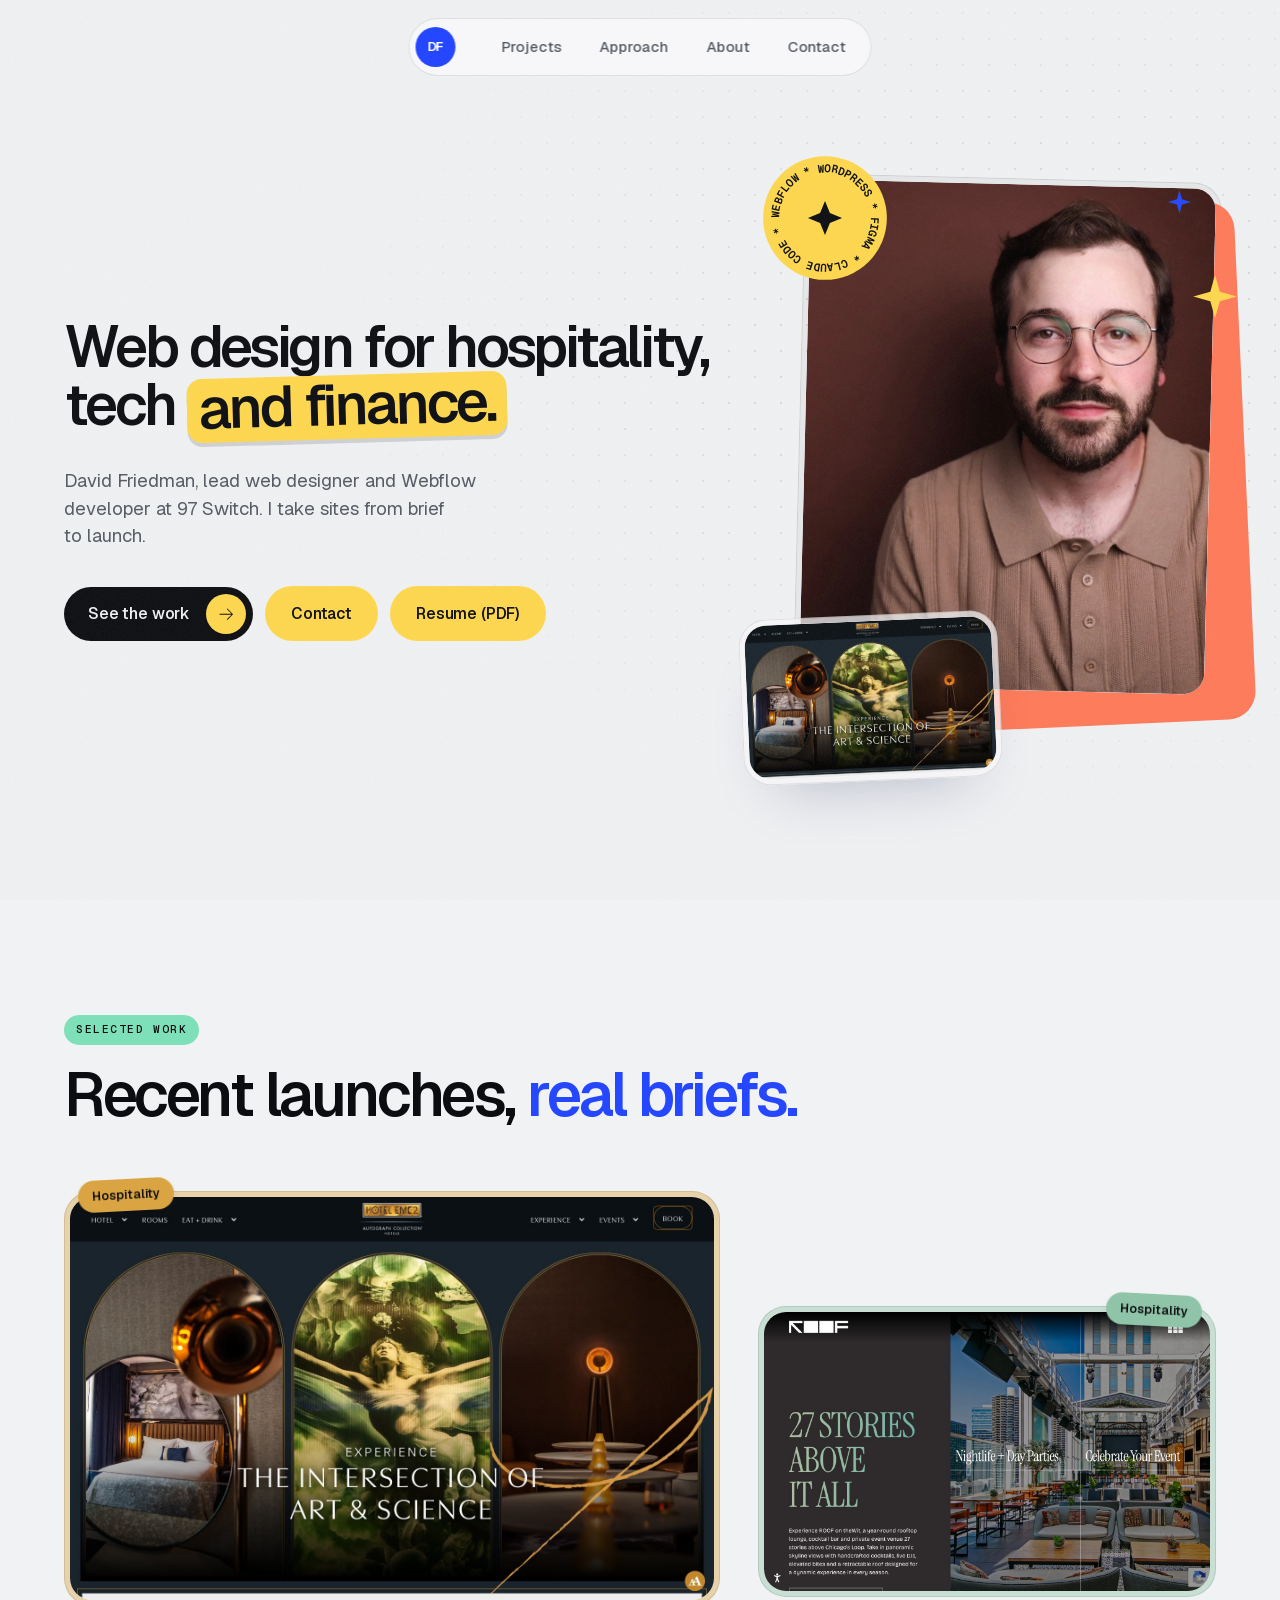
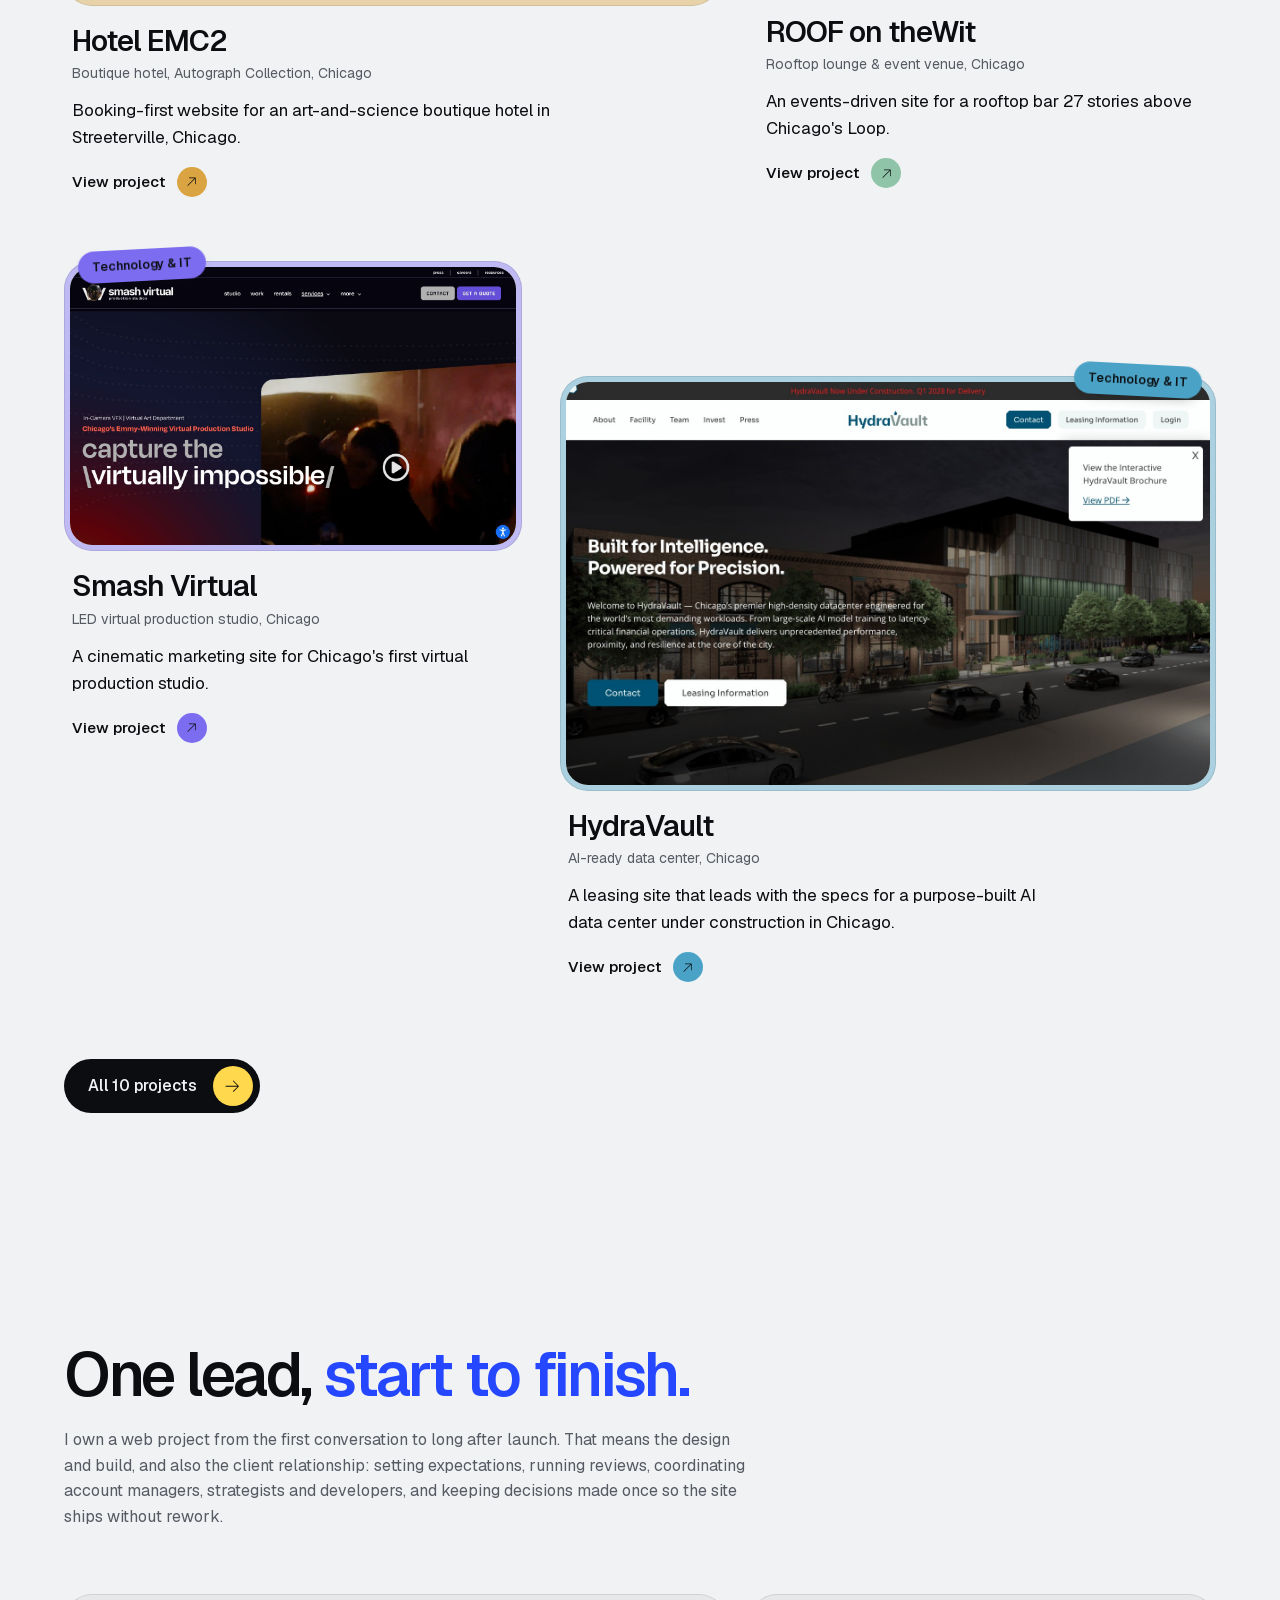
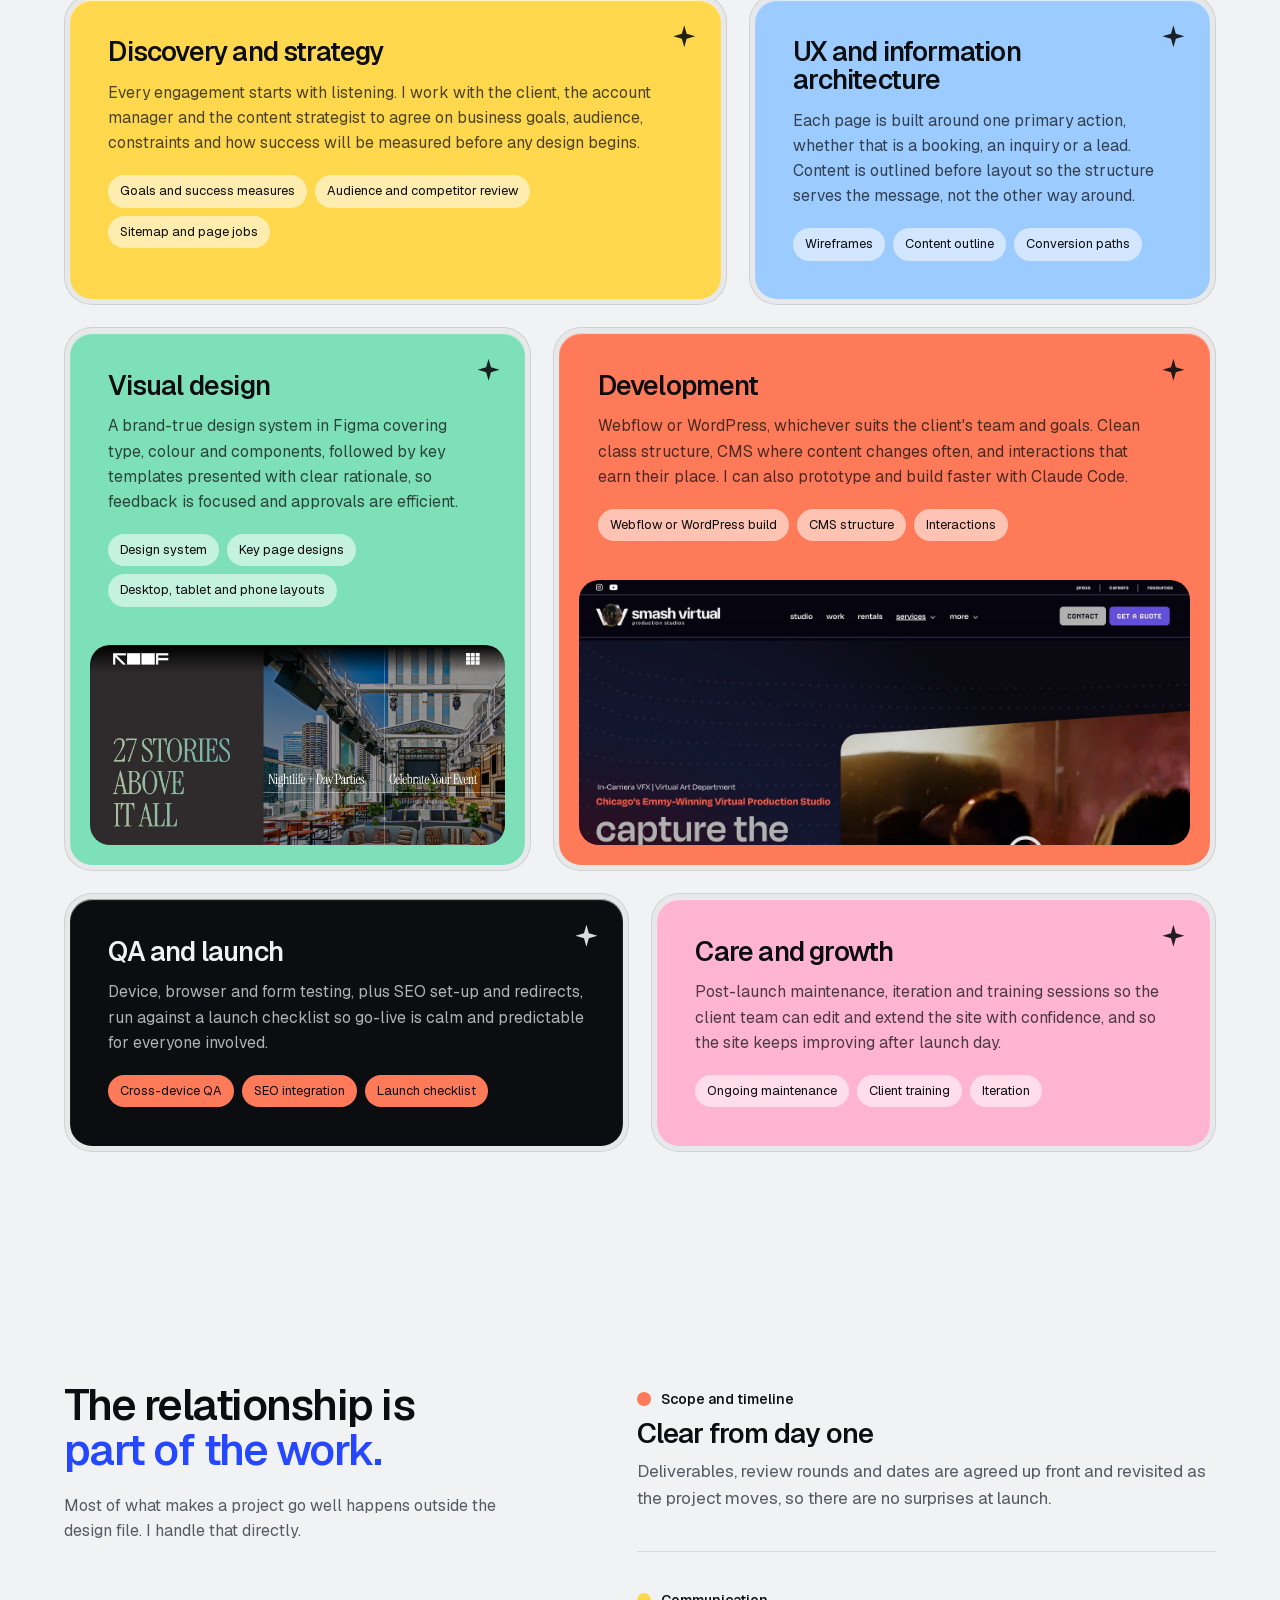
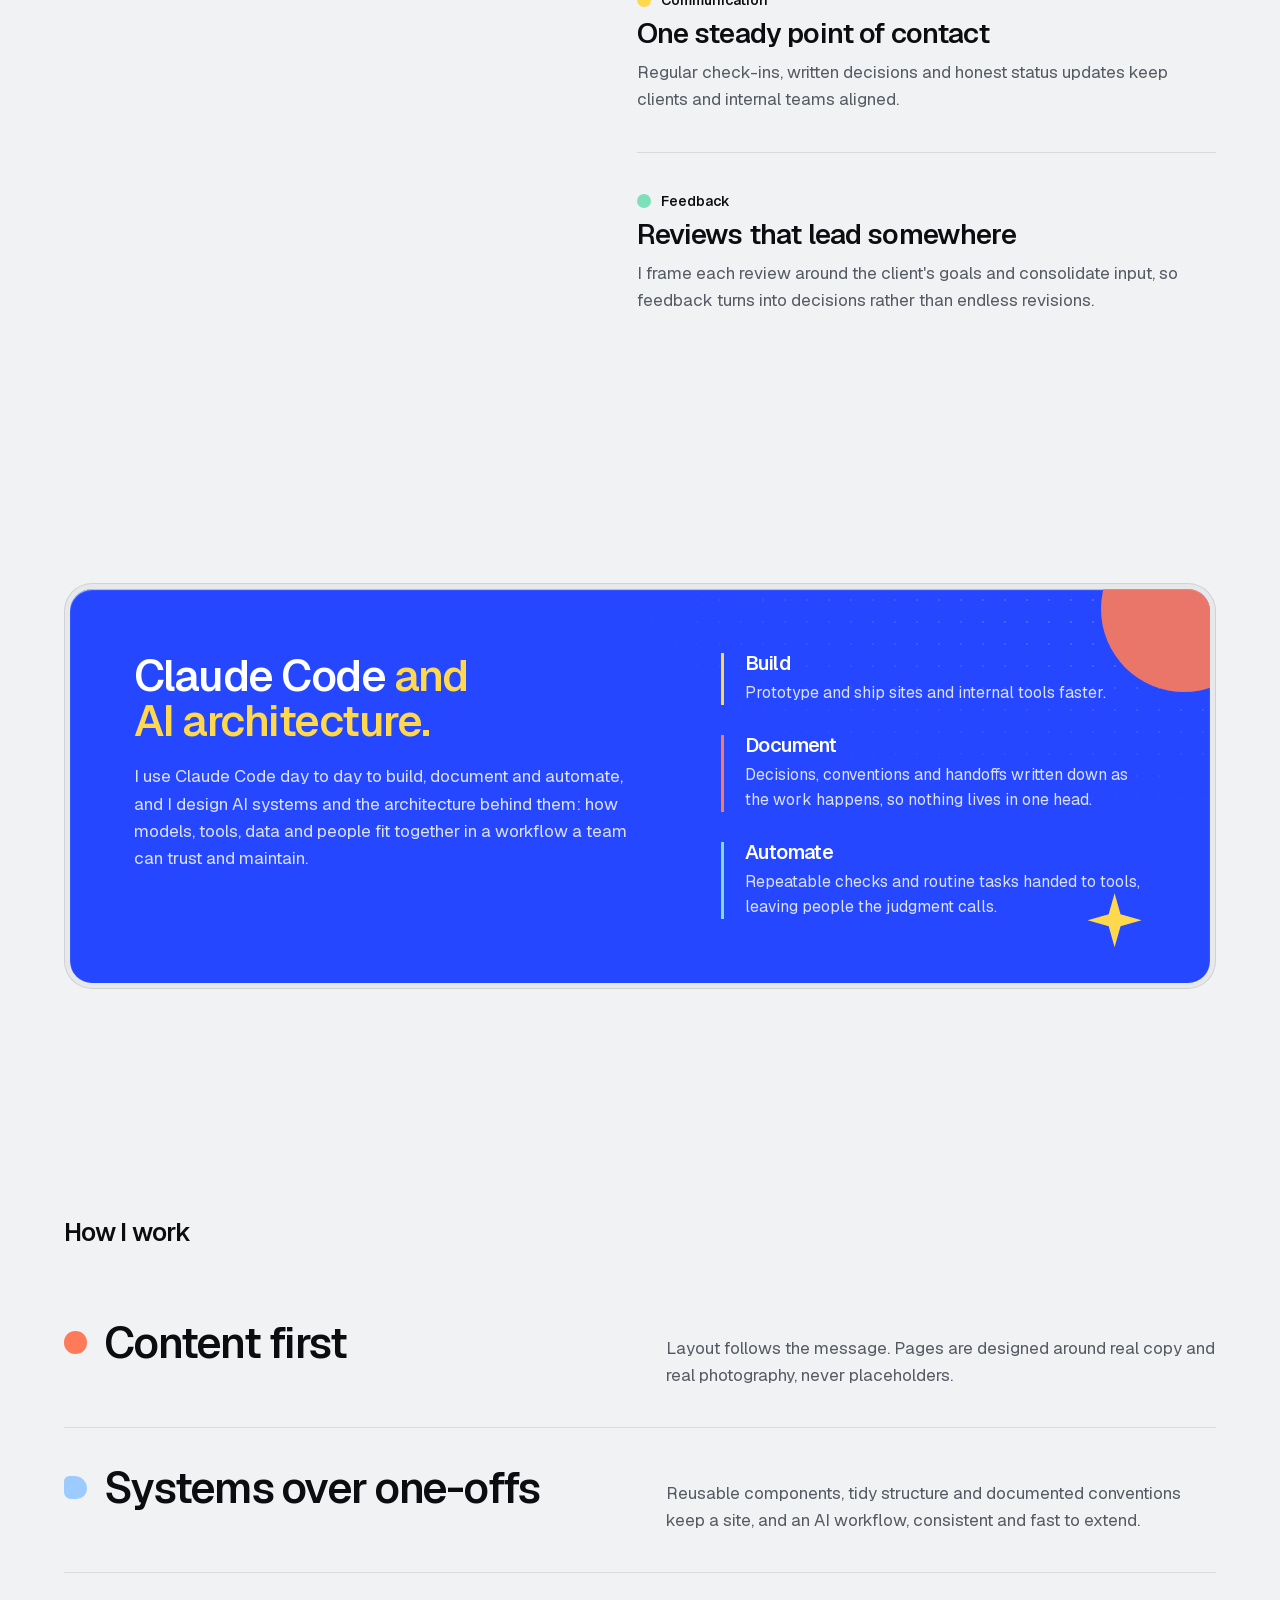
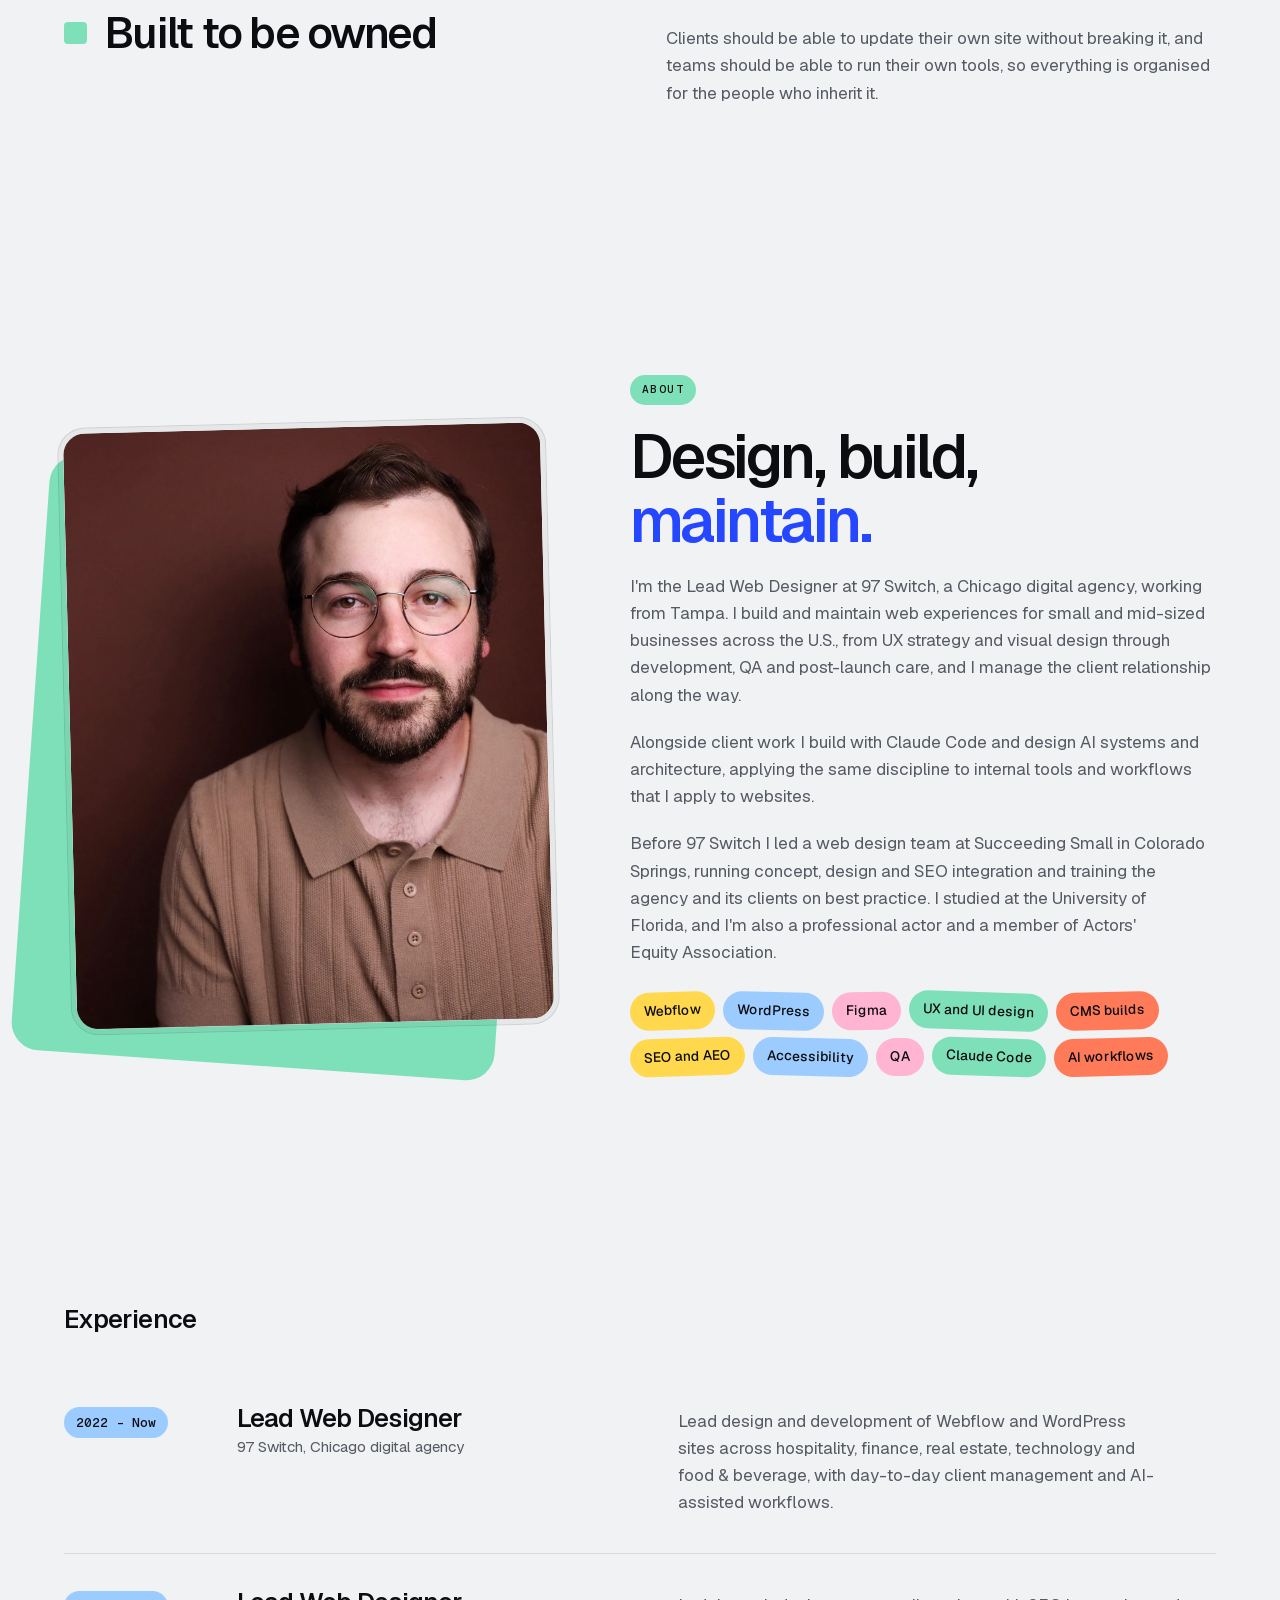
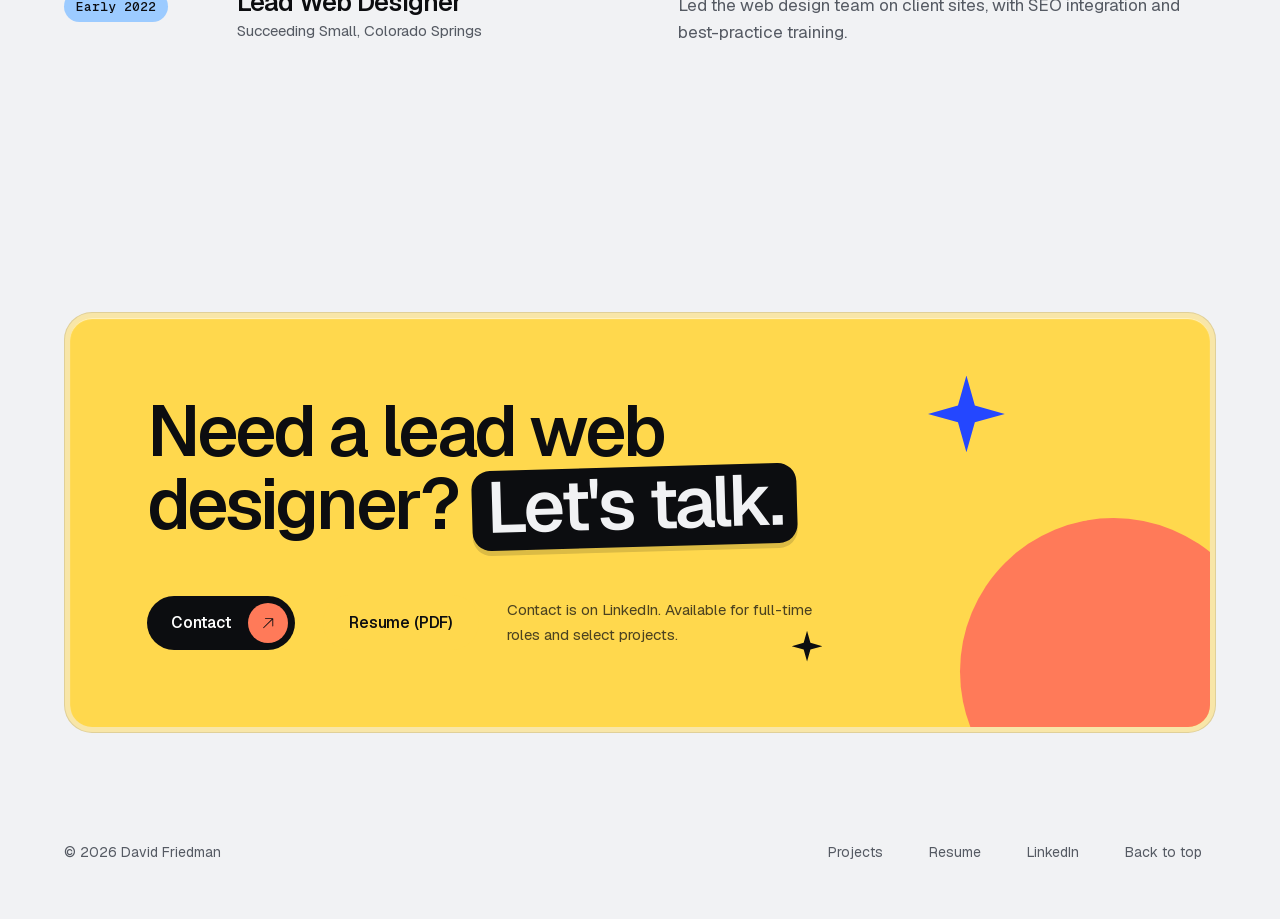
<file: index.html>
<!doctype html>
<html lang="en">
<head>
<meta charset="utf-8">
<meta name="viewport" content="width=device-width, initial-scale=1">
<title>David Friedman | Lead Web Designer &amp; Webflow Developer</title>
<meta name="description" content="David Friedman is a lead web designer and Webflow and WordPress developer at 97 Switch. UX, design, build, QA and SEO for hospitality, real estate, finance and tech sites. Based in Tampa, FL.">
<link rel="canonical" href="https://davidbenjaminfriedman.com/">
<meta name="author" content="David Friedman">
<meta name="google-site-verification" content="6OicQnqHjsJPrgaq51buBfql6UHuRXyiXFmhLPpCuVk">
<meta name="robots" content="index, follow, max-image-preview:large">
<meta name="theme-color" content="#f1f2f4" media="(prefers-color-scheme: light)">
<meta name="theme-color" content="#0b0c0f" media="(prefers-color-scheme: dark)">
<meta property="og:title" content="David Friedman | Lead Web Designer &amp; Webflow Developer">
<meta property="og:description" content="David Friedman is a lead web designer and Webflow and WordPress developer at 97 Switch. UX, design, build, QA and SEO for hospitality, real estate, finance and tech sites. Based in Tampa, FL.">
<meta property="og:type" content="website">
<meta property="og:site_name" content="David Friedman">
<meta property="og:url" content="https://davidbenjaminfriedman.com/">
<meta property="og:image" content="https://davidbenjaminfriedman.com/assets/glasses.jpg">
<meta property="og:image:alt" content="Portrait of David Friedman">
<meta name="twitter:card" content="summary_large_image">
<meta name="twitter:title" content="David Friedman | Lead Web Designer &amp; Webflow Developer">
<meta name="twitter:description" content="David Friedman is a lead web designer and Webflow and WordPress developer at 97 Switch. UX, design, build, QA and SEO for hospitality, real estate, finance and tech sites. Based in Tampa, FL.">
<meta name="twitter:image" content="https://davidbenjaminfriedman.com/assets/glasses.jpg">
<script type="application/ld+json">{"@context":"https://schema.org","@graph":[{"@type":"Person","@id":"https://davidbenjaminfriedman.com/#person","name":"David Friedman","url":"https://davidbenjaminfriedman.com/","image":"https://davidbenjaminfriedman.com/assets/glasses.jpg","jobTitle":"Lead Web Designer","description":"Lead web designer and Webflow and WordPress developer at 97 Switch, a Chicago digital agency. Designs, builds and maintains websites and builds AI-assisted workflows with Claude Code.","worksFor":{"@type":"Organization","name":"97 Switch","url":"https://97switch.com"},"alumniOf":{"@type":"CollegeOrUniversity","name":"University of Florida"},"homeLocation":{"@type":"Place","address":{"@type":"PostalAddress","addressLocality":"Tampa","addressRegion":"FL","addressCountry":"US"}},"knowsAbout":["Web design","Webflow","WordPress","UX design","UI design","Figma","Design systems","Information architecture","CMS development","SEO","Answer engine optimization","Web accessibility","QA testing","Claude Code","AI workflow design","Hospitality websites","Real estate websites","Technology websites","Client management"],"sameAs":["https://www.linkedin.com/in/david-b-friedman"]},{"@type":"WebSite","@id":"https://davidbenjaminfriedman.com/#website","url":"https://davidbenjaminfriedman.com/","name":"David Friedman, Lead Web Designer","inLanguage":"en-US","publisher":{"@id":"https://davidbenjaminfriedman.com/#person"}},{"@type":"ProfilePage","@id":"https://davidbenjaminfriedman.com/#page","url":"https://davidbenjaminfriedman.com/","name":"David Friedman, Lead Web Designer","isPartOf":{"@id":"https://davidbenjaminfriedman.com/#website"},"mainEntity":{"@id":"https://davidbenjaminfriedman.com/#person"},"dateModified":"2026-11-11"},{"@type":"FAQPage","@id":"https://davidbenjaminfriedman.com/#faq","mainEntity":[{"@type":"Question","name":"Who is David Friedman?","acceptedAnswer":{"@type":"Answer","text":"David Friedman is the Lead Web Designer at 97 Switch, a Chicago digital agency. He is based in Tampa, Florida, and designs, builds and maintains Webflow and WordPress websites for clients across the U.S."}},{"@type":"Question","name":"What does David design and build?","acceptedAnswer":{"@type":"Answer","text":"Marketing, booking and lead-generation websites. His work covers discovery, UX and information architecture, Figma design systems, Webflow or WordPress builds with a CMS, QA, SEO set-up, launch and post-launch care."}},{"@type":"Question","name":"Does David work in Webflow or WordPress?","acceptedAnswer":{"@type":"Answer","text":"Both. He picks the platform that suits the client's team and goals, with clean class structure, CMS where content changes often, and training so clients can edit their own sites."}},{"@type":"Question","name":"Which industries has David worked in?","acceptedAnswer":{"@type":"Answer","text":"Hospitality, real estate, technology and IT, professional development, finance, food and beverage, and political consulting. Case studies include Hotel EMC2, ROOF on theWit, Smash Virtual, GSD Decisions and CompTIA."}},{"@type":"Question","name":"Does David use AI in his work?","acceptedAnswer":{"@type":"Answer","text":"Yes. He uses Claude Code to prototype, document and automate, and designs AI workflows and the architecture behind them, so teams can trust and maintain what is built."}},{"@type":"Question","name":"What roles is David a fit for?","acceptedAnswer":{"@type":"Answer","text":"Lead or senior web designer, Webflow or WordPress developer, UX and UI designer for marketing sites, and design technologist roles that mix design, build and AI-assisted workflows."}},{"@type":"Question","name":"How can I contact David?","acceptedAnswer":{"@type":"Answer","text":"Message David on LinkedIn at linkedin.com/in/david-b-friedman. He is open to full-time roles and select projects."}}]}]}</script>
<link rel="icon" href="/favicon.svg" type="image/svg+xml">
<link rel="icon" href="/favicon.ico" sizes="32x32">
<link rel="apple-touch-icon" href="/apple-touch-icon.png">
<link rel="manifest" href="/site.webmanifest">
<link rel="stylesheet" href="/styles.css">
<script>document.documentElement.classList.add('js')</script>
</head>
<body>
<a class="skip" href="#top">Skip to content</a>

<header class="nav">
  <a class="nav__logo" href="/" aria-label="David Friedman, home">DF</a>
  <nav class="nav__links" aria-label="Primary">
    <a href="/projects">Projects</a>
    <a href="/#approach">Approach</a>
    <a href="/#about">About</a>
    <a href="/#contact">Contact</a>
  </nav>
</header>

<main id="top">

<section class="wrap hero">
  <div class="hero__copy">
    <h1 data-r>Web design for hospitality, tech <span class="mark">and finance.</span></h1>
    <p class="hero__lede" data-r style="--d:.08s">David Friedman, lead web designer and Webflow developer at 97 Switch. I take sites from brief to launch.</p>
    <div class="hero__cta" data-r style="--d:.16s">
      <a class="btn btn--solid" href="/projects"><span>See the work</span><span class="btn__ico"><svg class="ico" aria-hidden="true" focusable="false" xmlns="http://www.w3.org/2000/svg" viewBox="0 0 256 256" fill="currentColor"><path d="M220.24,132.24l-72,72a6,6,0,0,1-8.48-8.48L201.51,134H40a6,6,0,0,1,0-12H201.51L139.76,60.24a6,6,0,0,1,8.48-8.48l72,72A6,6,0,0,1,220.24,132.24Z"/></svg></span></a>
      <a class="btn btn--ghost" href="/#contact"><span>Contact</span></a>
      <a class="btn btn--ghost" href="/assets/David-Friedman-Resume.pdf" target="_blank" rel="noopener"><span>Resume (PDF)</span></a>
    </div>
  </div>
  <div class="hero__visual" data-r style="--d:.12s">
    <svg class="badge" viewBox="0 0 120 120" role="presentation" aria-hidden="true"><defs><path id="bc" d="M60 60m-43 0a43 43 0 1 1 86 0a43 43 0 1 1-86 0"/></defs><circle cx="60" cy="60" r="58" class="badge__bg"/><text class="badge__t"><textPath href="#bc" textLength="262" lengthAdjust="spacing">WEBFLOW * WORDPRESS * FIGMA * CLAUDE CODE * </textPath></text><path class="badge__star" d="M60 44l4.6 11.4L76 60l-11.4 4.6L60 76l-4.6-11.4L44 60l11.4-4.6z"/></svg>
    <span class="spark spark--a" aria-hidden="true"></span><span class="spark spark--b" aria-hidden="true"></span>
    <div class="hero__portrait shell"><div class="core"><img src="/assets/glasses.jpg" alt="Portrait of David Friedman" width="1400" height="1028"></div></div>
    <div class="hero__float shell"><div class="core"><img src="/assets/emc2.jpg" alt="Hotel EMC2 homepage with three arched images" width="1440" height="900"></div></div>
  </div>
</section>

<section class="band" id="work">
  <div class="wrap">
    <div class="sec-head">
      <p class="eyebrow" data-r>Selected work</p>
      <h2 class="h-big" data-r style="--d:.06s">Recent launches, <span class="soft">real briefs.</span></h2>
    </div>
    <div class="pgrid pgrid--home"><a class="pcard" href="/projects/hotel-emc2" data-r style="--d:0.00s;--pc:#d9a441"><div class="pcard__vis"><div class="shell"><div class="core"><img src="/assets/emc2.jpg" alt="Hotel EMC2 homepage with three arched images and the headline The Intersection of Art and Science" width="1440" height="900" loading="lazy" decoding="async"></div></div><span class="pcard__chip">Hospitality</span></div><div class="pcard__meta"><h3>Hotel EMC2</h3><p class="pcard__kind">Boutique hotel, Autograph Collection, Chicago</p><p class="pcard__sum">Booking-first website for an art-and-science boutique hotel in Streeterville, Chicago.</p><span class="pcard__go">View project <span class="btn__ico btn__ico--sm"><svg class="ico" aria-hidden="true" focusable="false" xmlns="http://www.w3.org/2000/svg" viewBox="0 0 256 256" fill="currentColor"><path d="M198,64V168a6,6,0,0,1-12,0V78.48L68.24,196.24a6,6,0,0,1-8.48-8.48L177.52,70H88a6,6,0,0,1,0-12H192A6,6,0,0,1,198,64Z"/></svg></span></span></div></a><a class="pcard" href="/projects/roof-on-thewit" data-r style="--d:0.08s;--pc:#8fc4a8"><div class="pcard__vis"><div class="shell"><div class="core"><img src="/assets/roof.jpg" alt="ROOF on theWit homepage with the headline 27 Stories Above It All beside a rooftop lounge photo" width="1440" height="900" loading="lazy" decoding="async"></div></div><span class="pcard__chip">Hospitality</span></div><div class="pcard__meta"><h3>ROOF on theWit</h3><p class="pcard__kind">Rooftop lounge &amp; event venue, Chicago</p><p class="pcard__sum">An events-driven site for a rooftop bar 27 stories above Chicago&#x27;s Loop.</p><span class="pcard__go">View project <span class="btn__ico btn__ico--sm"><svg class="ico" aria-hidden="true" focusable="false" xmlns="http://www.w3.org/2000/svg" viewBox="0 0 256 256" fill="currentColor"><path d="M198,64V168a6,6,0,0,1-12,0V78.48L68.24,196.24a6,6,0,0,1-8.48-8.48L177.52,70H88a6,6,0,0,1,0-12H192A6,6,0,0,1,198,64Z"/></svg></span></span></div></a><a class="pcard" href="/projects/smash-virtual" data-r style="--d:0.00s;--pc:#7b6cf0"><div class="pcard__vis"><div class="shell"><div class="core"><img src="/assets/smash.jpg" alt="Smash Virtual homepage with the headline capture the virtually impossible" width="1440" height="900" loading="lazy" decoding="async"></div></div><span class="pcard__chip">Technology &amp; IT</span></div><div class="pcard__meta"><h3>Smash Virtual</h3><p class="pcard__kind">LED virtual production studio, Chicago</p><p class="pcard__sum">A cinematic marketing site for Chicago&#x27;s first virtual production studio.</p><span class="pcard__go">View project <span class="btn__ico btn__ico--sm"><svg class="ico" aria-hidden="true" focusable="false" xmlns="http://www.w3.org/2000/svg" viewBox="0 0 256 256" fill="currentColor"><path d="M198,64V168a6,6,0,0,1-12,0V78.48L68.24,196.24a6,6,0,0,1-8.48-8.48L177.52,70H88a6,6,0,0,1,0-12H192A6,6,0,0,1,198,64Z"/></svg></span></span></div></a><a class="pcard" href="/projects/hydravault" data-r style="--d:0.08s;--pc:#4aa3c7"><div class="pcard__vis"><div class="shell"><div class="core"><img src="/assets/hydravault.jpg" alt="HydraVault homepage with the headline Built for Intelligence, Powered for Precision over a rendering of the data center" width="1440" height="900" loading="lazy" decoding="async"></div></div><span class="pcard__chip">Technology &amp; IT</span></div><div class="pcard__meta"><h3>HydraVault</h3><p class="pcard__kind">AI-ready data center, Chicago</p><p class="pcard__sum">A leasing site that leads with the specs for a purpose-built AI data center under construction in Chicago.</p><span class="pcard__go">View project <span class="btn__ico btn__ico--sm"><svg class="ico" aria-hidden="true" focusable="false" xmlns="http://www.w3.org/2000/svg" viewBox="0 0 256 256" fill="currentColor"><path d="M198,64V168a6,6,0,0,1-12,0V78.48L68.24,196.24a6,6,0,0,1-8.48-8.48L177.52,70H88a6,6,0,0,1,0-12H192A6,6,0,0,1,198,64Z"/></svg></span></span></div></a></div>
    <div class="more" data-r><a class="btn btn--solid" href="/projects"><span>All 10 projects</span><span class="btn__ico"><svg class="ico" aria-hidden="true" focusable="false" xmlns="http://www.w3.org/2000/svg" viewBox="0 0 256 256" fill="currentColor"><path d="M220.24,132.24l-72,72a6,6,0,0,1-8.48-8.48L201.51,134H40a6,6,0,0,1,0-12H201.51L139.76,60.24a6,6,0,0,1,8.48-8.48l72,72A6,6,0,0,1,220.24,132.24Z"/></svg></span></a></div>
  </div>
</section>

<section class="band" id="approach">
  <div class="wrap">
    <div class="sec-head">
      <h2 class="h-big" data-r>One lead, <span class="soft">start to finish.</span></h2>
      <p class="section-lede" data-r style="--d:.06s">I own a web project from the first conversation to long after launch. That means the design and build, and also the client relationship: setting expectations, running reviews, coordinating account managers, strategists and developers, and keeping decisions made once so the site ships without rework.</p>
    </div>
    <div class="bento">
      <article class="shell b b--7" data-r><div class="core cell cell--butter">
        <h3>Discovery and strategy</h3>
        <p>Every engagement starts with listening. I work with the client, the account manager and the content strategist to agree on business goals, audience, constraints and how success will be measured before any design begins.</p>
        <ul class="outs"><li>Goals and success measures</li><li>Audience and competitor review</li><li>Sitemap and page jobs</li></ul>
      </div></article>
      <article class="shell b b--5" data-r style="--d:.06s"><div class="core cell cell--sky">
        <h3>UX and information architecture</h3>
        <p>Each page is built around one primary action, whether that is a booking, an inquiry or a lead. Content is outlined before layout so the structure serves the message, not the other way around.</p>
        <ul class="outs"><li>Wireframes</li><li>Content outline</li><li>Conversion paths</li></ul>
      </div></article>
      <article class="shell b b--5" data-r><div class="core cell cell--media cell--mint">
        <div class="cell__txt">
          <h3>Visual design</h3>
          <p>A brand-true design system in Figma covering type, colour and components, followed by key templates presented with clear rationale, so feedback is focused and approvals are efficient.</p>
          <ul class="outs"><li>Design system</li><li>Key page designs</li><li>Desktop, tablet and phone layouts</li></ul>
        </div>
        <div class="cell__img"><img src="/assets/roof.jpg" alt="ROOF on theWit homepage design" width="1440" height="900" loading="lazy" decoding="async"></div>
      </div></article>
      <article class="shell b b--7" data-r style="--d:.06s"><div class="core cell cell--media cell--coral">
        <div class="cell__txt">
          <h3>Development</h3>
          <p>Webflow or WordPress, whichever suits the client's team and goals. Clean class structure, CMS where content changes often, and interactions that earn their place. I can also prototype and build faster with Claude Code.</p>
          <ul class="outs"><li>Webflow or WordPress build</li><li>CMS structure</li><li>Interactions</li></ul>
        </div>
        <div class="cell__img"><img src="/assets/smash.jpg" alt="Smash Virtual homepage build" width="1440" height="900" loading="lazy" decoding="async"></div>
      </div></article>
      <article class="shell b b--6" data-r><div class="core cell cell--ink">
        <h3>QA and launch</h3>
        <p>Device, browser and form testing, plus SEO set-up and redirects, run against a launch checklist so go-live is calm and predictable for everyone involved.</p>
        <ul class="outs"><li>Cross-device QA</li><li>SEO integration</li><li>Launch checklist</li></ul>
      </div></article>
      <article class="shell b b--6" data-r style="--d:.06s"><div class="core cell cell--pink">
        <h3>Care and growth</h3>
        <p>Post-launch maintenance, iteration and training sessions so the client team can edit and extend the site with confidence, and so the site keeps improving after launch day.</p>
        <ul class="outs"><li>Ongoing maintenance</li><li>Client training</li><li>Iteration</li></ul>
      </div></article>
    </div>
  </div>
</section>

<section class="band" id="clients">
  <div class="wrap split">
    <div class="split__head">
      <h2 class="h-mid" data-r>The relationship is <span class="soft">part of the work.</span></h2>
      <p class="section-lede" data-r style="--d:.06s">Most of what makes a project go well happens outside the design file. I handle that directly.</p>
    </div>
    <ul class="stack">
      <li data-r><p class="stack__k">Scope and timeline</p><h3>Clear from day one</h3><p>Deliverables, review rounds and dates are agreed up front and revisited as the project moves, so there are no surprises at launch.</p></li>
      <li data-r><p class="stack__k">Communication</p><h3>One steady point of contact</h3><p>Regular check-ins, written decisions and honest status updates keep clients and internal teams aligned.</p></li>
      <li data-r><p class="stack__k">Feedback</p><h3>Reviews that lead somewhere</h3><p>I frame each review around the client's goals and consolidate input, so feedback turns into decisions rather than endless revisions.</p></li>
    </ul>
  </div>
</section>

<section class="band" id="ai">
  <div class="wrap">
    <div class="shell shell--ink" data-r><div class="core panel"><span class="spark spark--c" aria-hidden="true"></span><span class="blob blob--c" aria-hidden="true"></span>
      <div class="panel__head">
        <h2 class="h-mid">Claude Code <span class="soft">and AI architecture.</span></h2>
        <p>I use Claude Code day to day to build, document and automate, and I design AI systems and the architecture behind them: how models, tools, data and people fit together in a workflow a team can trust and maintain.</p>
      </div>
      <ul class="panel__list">
        <li><h3>Build</h3><p>Prototype and ship sites and internal tools faster.</p></li>
        <li><h3>Document</h3><p>Decisions, conventions and handoffs written down as the work happens, so nothing lives in one head.</p></li>
        <li><h3>Automate</h3><p>Repeatable checks and routine tasks handed to tools, leaving people the judgment calls.</p></li>
      </ul>
    </div></div>
  </div>
</section>

<section class="band" id="principles">
  <div class="wrap">
    <h2 class="h-sec" data-r>How I work</h2>
    <ul class="prin">
      <li data-r><h3>Content first</h3><p>Layout follows the message. Pages are designed around real copy and real photography, never placeholders.</p></li>
      <li data-r><h3>Systems over one-offs</h3><p>Reusable components, tidy structure and documented conventions keep a site, and an AI workflow, consistent and fast to extend.</p></li>
      <li data-r><h3>Built to be owned</h3><p>Clients should be able to update their own site without breaking it, and teams should be able to run their own tools, so everything is organised for the people who inherit it.</p></li>
    </ul>
  </div>
</section>

<section class="band" id="about">
  <div class="wrap about">
    <div class="about__img" data-r><span class="blob blob--m" aria-hidden="true"></span><div class="shell"><div class="core"><img src="/assets/glasses.jpg" alt="Portrait of David Friedman" width="1400" height="1028" loading="lazy" decoding="async"></div></div></div>
    <div class="about__copy">
      <p class="eyebrow" data-r>About</p>
      <h2 class="h-big" data-r style="--d:.06s">Design, build, <span class="soft">maintain.</span></h2>
      <p data-r>I'm the Lead Web Designer at 97 Switch, a Chicago digital agency, working from Tampa. I build and maintain web experiences for small and mid-sized businesses across the U.S., from UX strategy and visual design through development, QA and post-launch care, and I manage the client relationship along the way.</p>
      <p data-r>Alongside client work I build with Claude Code and design AI systems and architecture, applying the same discipline to internal tools and workflows that I apply to websites.</p>
      <p data-r>Before 97 Switch I led a web design team at Succeeding Small in Colorado Springs, running concept, design and SEO integration and training the agency and its clients on best practice. I studied at the University of Florida, and I'm also a professional actor and a member of Actors' Equity Association.</p>
      <ul class="pills" data-r><li>Webflow</li><li>WordPress</li><li>Figma</li><li>UX and UI design</li><li>CMS builds</li><li>SEO and AEO</li><li>Accessibility</li><li>QA</li><li>Claude Code</li><li>AI workflows</li></ul>
    </div>
  </div>
</section>

<section class="band" id="experience">
  <div class="wrap">
    <h2 class="h-sec" data-r>Experience</h2>
    <ul class="exp">
      <li data-r><span class="exp__when">2022 - Now</span><div><h3>Lead Web Designer</h3><p>97 Switch, Chicago digital agency</p></div><p>Lead design and development of Webflow and WordPress sites across hospitality, finance, real estate, technology and food &amp; beverage, with day-to-day client management and AI-assisted workflows.</p></li>
      <li data-r><span class="exp__when">Early 2022</span><div><h3>Lead Web Designer</h3><p>Succeeding Small, Colorado Springs</p></div><p>Led the web design team on client sites, with SEO integration and best-practice training.</p></li>
    </ul>
  </div>
</section>

<section class="band band--end" id="contact">
  <div class="wrap">
    <div class="shell shell--cta" data-r><div class="core cta"><span class="blob blob--k" aria-hidden="true"></span><span class="spark spark--d" aria-hidden="true"></span><span class="spark spark--e" aria-hidden="true"></span>
      <h2 class="h-xl">Need a lead web designer? <span class="mark mark--ink">Let's talk.</span></h2>
      <div class="cta__row">
        <a class="btn btn--solid" href="https://www.linkedin.com/in/david-b-friedman" target="_blank" rel="noopener"><span>Contact</span><span class="btn__ico"><svg class="ico" aria-hidden="true" focusable="false" xmlns="http://www.w3.org/2000/svg" viewBox="0 0 256 256" fill="currentColor"><path d="M198,64V168a6,6,0,0,1-12,0V78.48L68.24,196.24a6,6,0,0,1-8.48-8.48L177.52,70H88a6,6,0,0,1,0-12H192A6,6,0,0,1,198,64Z"/></svg></span></a>
        <a class="btn btn--ghost" href="/assets/David-Friedman-Resume.pdf" target="_blank" rel="noopener"><span>Resume (PDF)</span></a>
        <p>Contact is on LinkedIn. Available for full-time roles and select projects.</p>
      </div>
    </div></div>
  </div>
</section>

</main>

<footer class="foot">
  <span>© 2026 David Friedman</span>
  <nav aria-label="Footer">
    <a href="/projects">Projects</a>
    <a href="/assets/David-Friedman-Resume.pdf" target="_blank" rel="noopener">Resume</a>
    <a href="https://www.linkedin.com/in/david-b-friedman" target="_blank" rel="noopener">LinkedIn</a>
    <a href="#top">Back to top</a>
  </nav>
</footer>

<script src="/main.js"></script>
</body>
</html>
</file>
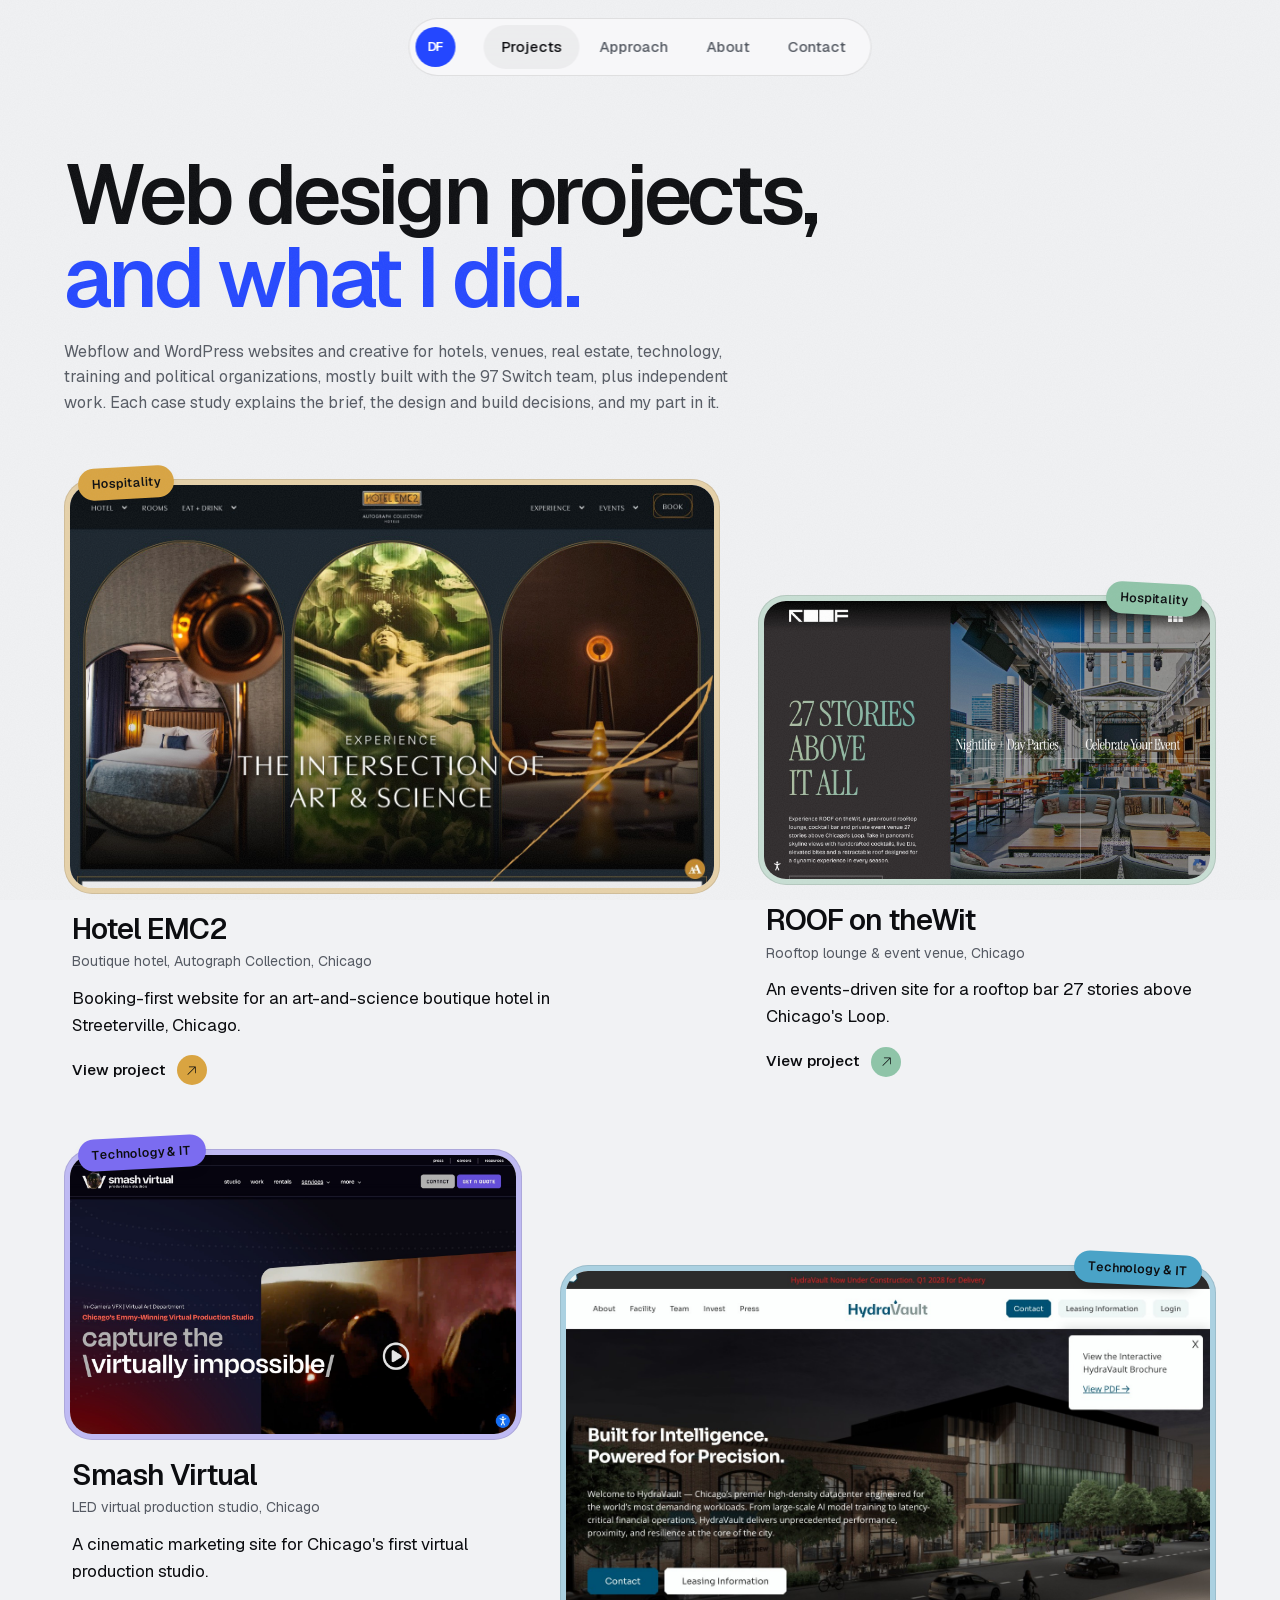
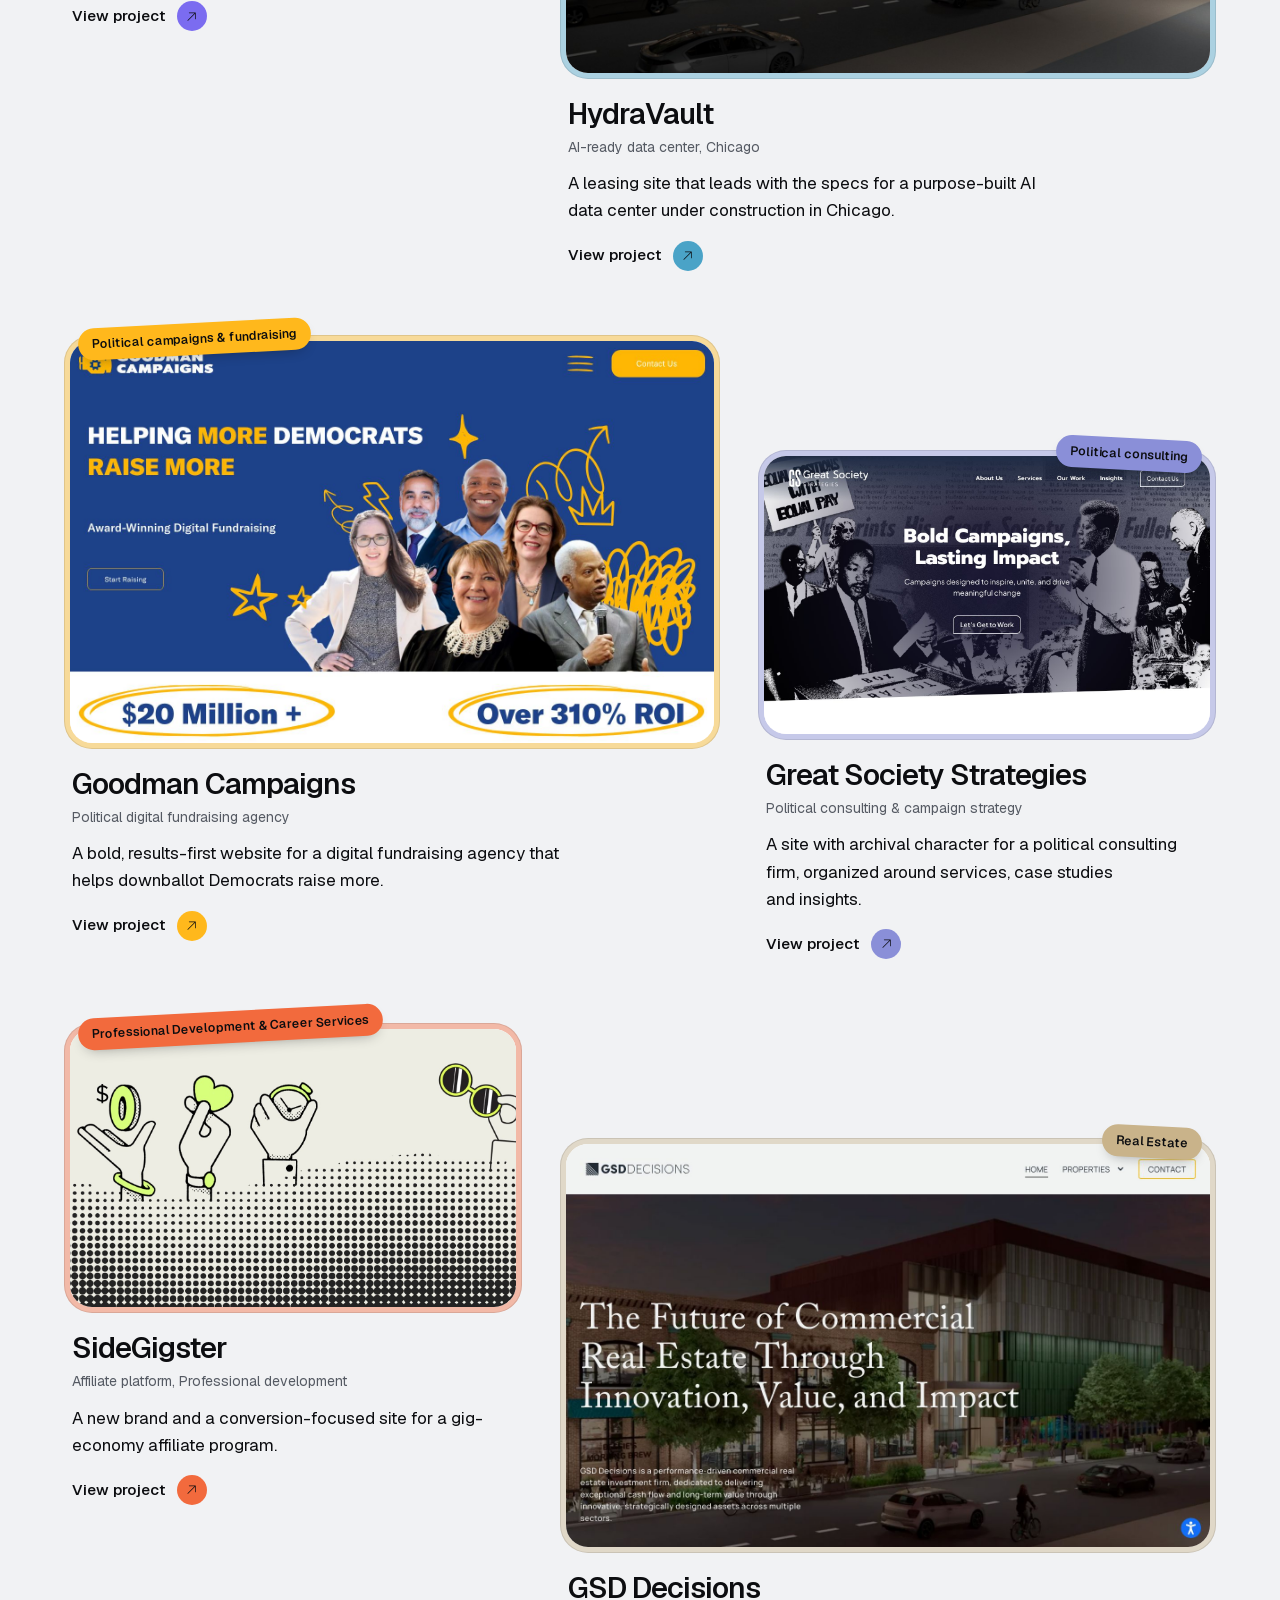
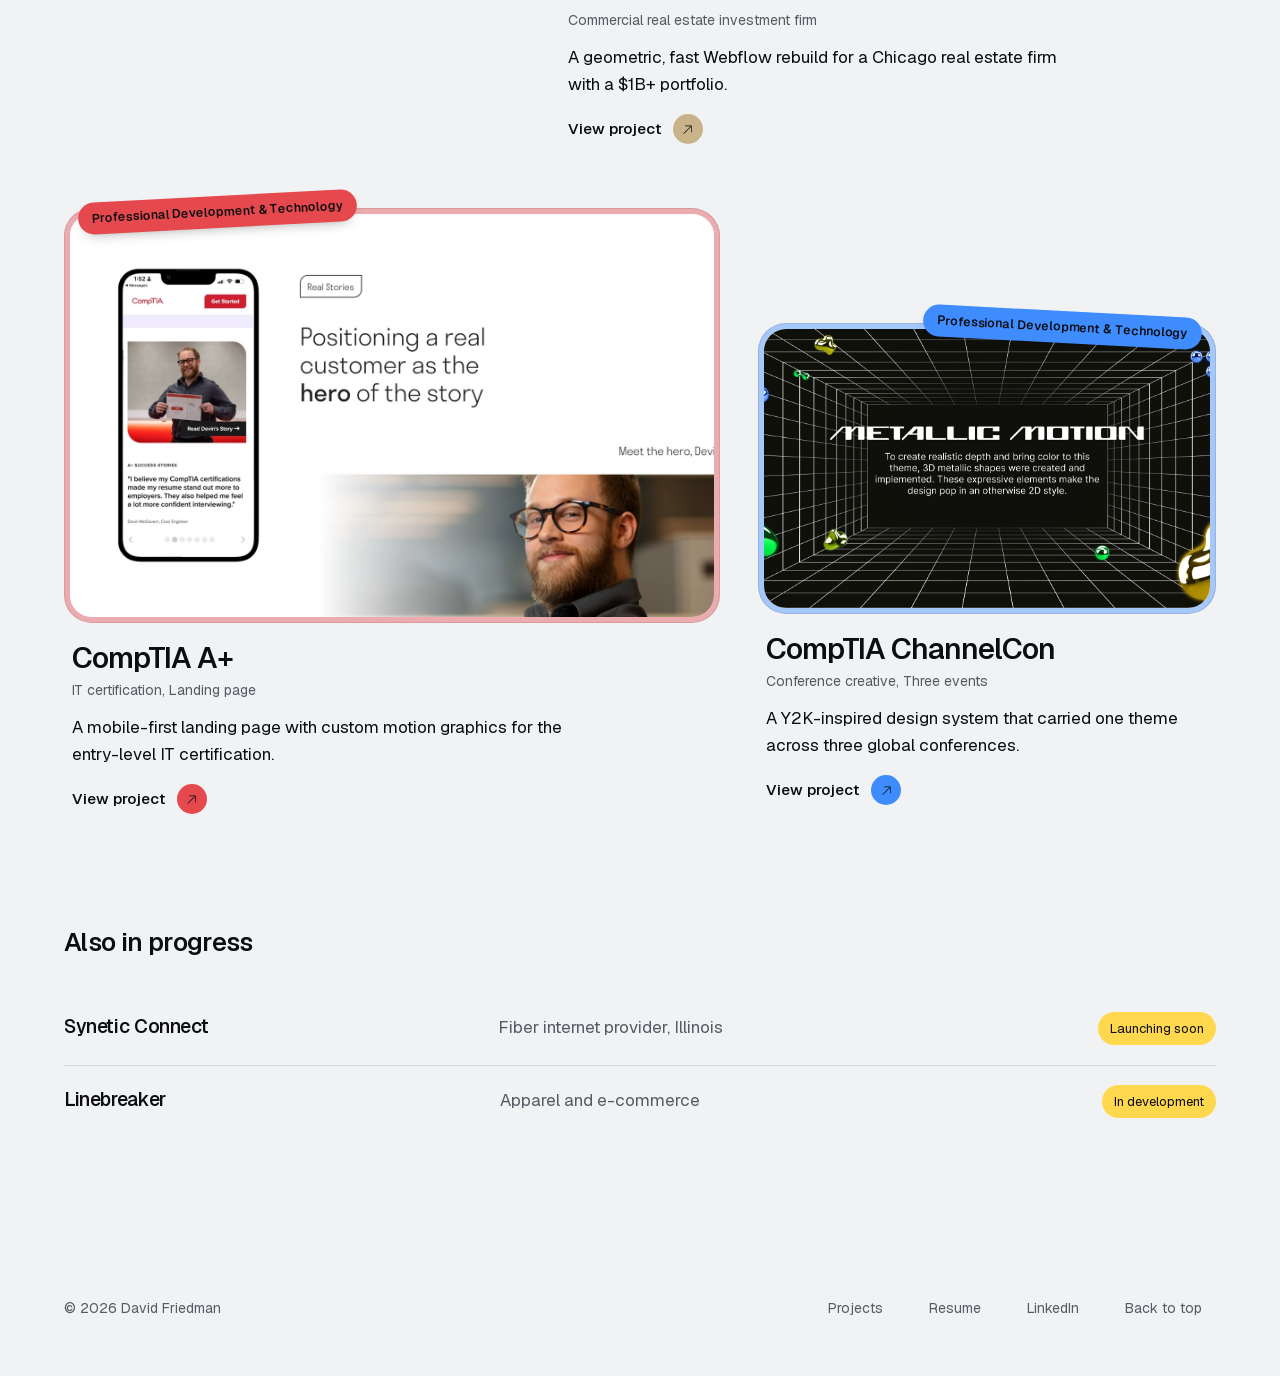
<file: projects.html>
<!doctype html>
<html lang="en">
<head>
<meta charset="utf-8">
<meta name="viewport" content="width=device-width, initial-scale=1">
<title>Web design projects: hospitality, real estate, tech | David Friedman</title>
<meta name="description" content="Ten web design case studies by David Friedman, lead web designer at 97 Switch: Webflow and WordPress sites for hotels, venues, real estate, technology, training and political organizations.">
<link rel="canonical" href="https://davidbenjaminfriedman.com/projects">
<meta name="author" content="David Friedman">
<meta name="google-site-verification" content="6OicQnqHjsJPrgaq51buBfql6UHuRXyiXFmhLPpCuVk">
<meta name="robots" content="index, follow, max-image-preview:large">
<meta name="theme-color" content="#f1f2f4" media="(prefers-color-scheme: light)">
<meta name="theme-color" content="#0b0c0f" media="(prefers-color-scheme: dark)">
<meta property="og:title" content="Web design projects: hospitality, real estate, tech | David Friedman">
<meta property="og:description" content="Ten web design case studies by David Friedman, lead web designer at 97 Switch: Webflow and WordPress sites for hotels, venues, real estate, technology, training and political organizations.">
<meta property="og:type" content="website">
<meta property="og:site_name" content="David Friedman">
<meta property="og:url" content="https://davidbenjaminfriedman.com/projects">
<meta property="og:image" content="https://davidbenjaminfriedman.com/assets/glasses.jpg">
<meta property="og:image:alt" content="Portrait of David Friedman">
<meta name="twitter:card" content="summary_large_image">
<meta name="twitter:title" content="Web design projects: hospitality, real estate, tech | David Friedman">
<meta name="twitter:description" content="Ten web design case studies by David Friedman, lead web designer at 97 Switch: Webflow and WordPress sites for hotels, venues, real estate, technology, training and political organizations.">
<meta name="twitter:image" content="https://davidbenjaminfriedman.com/assets/glasses.jpg">
<script type="application/ld+json">{"@context":"https://schema.org","@graph":[{"@type":"CollectionPage","@id":"https://davidbenjaminfriedman.com/projects#page","name":"Web design projects by David Friedman","url":"https://davidbenjaminfriedman.com/projects","isPartOf":{"@id":"https://davidbenjaminfriedman.com/#website"},"about":{"@id":"https://davidbenjaminfriedman.com/#person"},"mainEntity":{"@type":"ItemList","itemListElement":[{"@type":"ListItem","position":1,"url":"https://davidbenjaminfriedman.com/projects/hotel-emc2","name":"Hotel EMC2"},{"@type":"ListItem","position":2,"url":"https://davidbenjaminfriedman.com/projects/roof-on-thewit","name":"ROOF on theWit"},{"@type":"ListItem","position":3,"url":"https://davidbenjaminfriedman.com/projects/smash-virtual","name":"Smash Virtual"},{"@type":"ListItem","position":4,"url":"https://davidbenjaminfriedman.com/projects/hydravault","name":"HydraVault"},{"@type":"ListItem","position":5,"url":"https://davidbenjaminfriedman.com/projects/goodman-campaigns","name":"Goodman Campaigns"},{"@type":"ListItem","position":6,"url":"https://davidbenjaminfriedman.com/projects/great-society-strategies","name":"Great Society Strategies"},{"@type":"ListItem","position":7,"url":"https://davidbenjaminfriedman.com/projects/sidegigster","name":"SideGigster"},{"@type":"ListItem","position":8,"url":"https://davidbenjaminfriedman.com/projects/ecd-company","name":"GSD Decisions"},{"@type":"ListItem","position":9,"url":"https://davidbenjaminfriedman.com/projects/comptia-a-plus","name":"CompTIA A+"},{"@type":"ListItem","position":10,"url":"https://davidbenjaminfriedman.com/projects/comptia-channelcon","name":"CompTIA ChannelCon"}]}},{"@type":"Person","@id":"https://davidbenjaminfriedman.com/#person","name":"David Friedman","url":"https://davidbenjaminfriedman.com/","image":"https://davidbenjaminfriedman.com/assets/glasses.jpg","jobTitle":"Lead Web Designer","description":"Lead web designer and Webflow and WordPress developer at 97 Switch, a Chicago digital agency. Designs, builds and maintains websites and builds AI-assisted workflows with Claude Code.","worksFor":{"@type":"Organization","name":"97 Switch","url":"https://97switch.com"},"alumniOf":{"@type":"CollegeOrUniversity","name":"University of Florida"},"homeLocation":{"@type":"Place","address":{"@type":"PostalAddress","addressLocality":"Tampa","addressRegion":"FL","addressCountry":"US"}},"knowsAbout":["Web design","Webflow","WordPress","UX design","UI design","Figma","Design systems","Information architecture","CMS development","SEO","Answer engine optimization","Web accessibility","QA testing","Claude Code","AI workflow design","Hospitality websites","Real estate websites","Technology websites","Client management"],"sameAs":["https://www.linkedin.com/in/david-b-friedman"]}]}</script>
<link rel="icon" href="/favicon.svg" type="image/svg+xml">
<link rel="icon" href="/favicon.ico" sizes="32x32">
<link rel="apple-touch-icon" href="/apple-touch-icon.png">
<link rel="manifest" href="/site.webmanifest">
<link rel="stylesheet" href="/styles.css">
<script>document.documentElement.classList.add('js')</script>
</head>
<body>
<a class="skip" href="#top">Skip to content</a>

<header class="nav">
  <a class="nav__logo" href="/" aria-label="David Friedman, home">DF</a>
  <nav class="nav__links" aria-label="Primary">
    <a href="/projects" aria-current="page">Projects</a>
    <a href="/#approach">Approach</a>
    <a href="/#about">About</a>
    <a href="/#contact">Contact</a>
  </nav>
</header>

<main id="top">
<section class="wrap phead">
  <h1 class="h-big" data-r>Web design projects, <span class="soft">and what I did.</span></h1>
  <p class="section-lede" data-r style="--d:.08s">Webflow and WordPress websites and creative for hotels, venues, real estate, technology, training and political organizations, mostly built with the 97 Switch team, plus independent work. Each case study explains the brief, the design and build decisions, and my part in it.</p>
</section>
<section class="wrap"><div class="pgrid"><a class="pcard" href="/projects/hotel-emc2" data-r style="--d:0.00s;--pc:#d9a441"><div class="pcard__vis"><div class="shell"><div class="core"><img src="/assets/emc2.jpg" alt="Hotel EMC2 homepage with three arched images and the headline The Intersection of Art and Science" width="1440" height="900" loading="lazy" decoding="async"></div></div><span class="pcard__chip">Hospitality</span></div><div class="pcard__meta"><h3>Hotel EMC2</h3><p class="pcard__kind">Boutique hotel, Autograph Collection, Chicago</p><p class="pcard__sum">Booking-first website for an art-and-science boutique hotel in Streeterville, Chicago.</p><span class="pcard__go">View project <span class="btn__ico btn__ico--sm"><svg class="ico" aria-hidden="true" focusable="false" xmlns="http://www.w3.org/2000/svg" viewBox="0 0 256 256" fill="currentColor"><path d="M198,64V168a6,6,0,0,1-12,0V78.48L68.24,196.24a6,6,0,0,1-8.48-8.48L177.52,70H88a6,6,0,0,1,0-12H192A6,6,0,0,1,198,64Z"/></svg></span></span></div></a><a class="pcard" href="/projects/roof-on-thewit" data-r style="--d:0.08s;--pc:#8fc4a8"><div class="pcard__vis"><div class="shell"><div class="core"><img src="/assets/roof.jpg" alt="ROOF on theWit homepage with the headline 27 Stories Above It All beside a rooftop lounge photo" width="1440" height="900" loading="lazy" decoding="async"></div></div><span class="pcard__chip">Hospitality</span></div><div class="pcard__meta"><h3>ROOF on theWit</h3><p class="pcard__kind">Rooftop lounge &amp; event venue, Chicago</p><p class="pcard__sum">An events-driven site for a rooftop bar 27 stories above Chicago&#x27;s Loop.</p><span class="pcard__go">View project <span class="btn__ico btn__ico--sm"><svg class="ico" aria-hidden="true" focusable="false" xmlns="http://www.w3.org/2000/svg" viewBox="0 0 256 256" fill="currentColor"><path d="M198,64V168a6,6,0,0,1-12,0V78.48L68.24,196.24a6,6,0,0,1-8.48-8.48L177.52,70H88a6,6,0,0,1,0-12H192A6,6,0,0,1,198,64Z"/></svg></span></span></div></a><a class="pcard" href="/projects/smash-virtual" data-r style="--d:0.00s;--pc:#7b6cf0"><div class="pcard__vis"><div class="shell"><div class="core"><img src="/assets/smash.jpg" alt="Smash Virtual homepage with the headline capture the virtually impossible" width="1440" height="900" loading="lazy" decoding="async"></div></div><span class="pcard__chip">Technology &amp; IT</span></div><div class="pcard__meta"><h3>Smash Virtual</h3><p class="pcard__kind">LED virtual production studio, Chicago</p><p class="pcard__sum">A cinematic marketing site for Chicago&#x27;s first virtual production studio.</p><span class="pcard__go">View project <span class="btn__ico btn__ico--sm"><svg class="ico" aria-hidden="true" focusable="false" xmlns="http://www.w3.org/2000/svg" viewBox="0 0 256 256" fill="currentColor"><path d="M198,64V168a6,6,0,0,1-12,0V78.48L68.24,196.24a6,6,0,0,1-8.48-8.48L177.52,70H88a6,6,0,0,1,0-12H192A6,6,0,0,1,198,64Z"/></svg></span></span></div></a><a class="pcard" href="/projects/hydravault" data-r style="--d:0.08s;--pc:#4aa3c7"><div class="pcard__vis"><div class="shell"><div class="core"><img src="/assets/hydravault.jpg" alt="HydraVault homepage with the headline Built for Intelligence, Powered for Precision over a rendering of the data center" width="1440" height="900" loading="lazy" decoding="async"></div></div><span class="pcard__chip">Technology &amp; IT</span></div><div class="pcard__meta"><h3>HydraVault</h3><p class="pcard__kind">AI-ready data center, Chicago</p><p class="pcard__sum">A leasing site that leads with the specs for a purpose-built AI data center under construction in Chicago.</p><span class="pcard__go">View project <span class="btn__ico btn__ico--sm"><svg class="ico" aria-hidden="true" focusable="false" xmlns="http://www.w3.org/2000/svg" viewBox="0 0 256 256" fill="currentColor"><path d="M198,64V168a6,6,0,0,1-12,0V78.48L68.24,196.24a6,6,0,0,1-8.48-8.48L177.52,70H88a6,6,0,0,1,0-12H192A6,6,0,0,1,198,64Z"/></svg></span></span></div></a><a class="pcard" href="/projects/goodman-campaigns" data-r style="--d:0.00s;--pc:#ffb81c"><div class="pcard__vis"><div class="shell"><div class="core"><img src="/assets/goodman-campaigns.jpg" alt="Goodman Campaigns homepage with the headline Helping More Democrats Raise More beside a group of candidates" width="1440" height="900" loading="lazy" decoding="async"></div></div><span class="pcard__chip">Political campaigns &amp; fundraising</span></div><div class="pcard__meta"><h3>Goodman Campaigns</h3><p class="pcard__kind">Political digital fundraising agency</p><p class="pcard__sum">A bold, results-first website for a digital fundraising agency that helps downballot Democrats raise more.</p><span class="pcard__go">View project <span class="btn__ico btn__ico--sm"><svg class="ico" aria-hidden="true" focusable="false" xmlns="http://www.w3.org/2000/svg" viewBox="0 0 256 256" fill="currentColor"><path d="M198,64V168a6,6,0,0,1-12,0V78.48L68.24,196.24a6,6,0,0,1-8.48-8.48L177.52,70H88a6,6,0,0,1,0-12H192A6,6,0,0,1,198,64Z"/></svg></span></span></div></a><a class="pcard" href="/projects/great-society-strategies" data-r style="--d:0.08s;--pc:#8a8fd8"><div class="pcard__vis"><div class="shell"><div class="core"><img src="/assets/great-society-strategies.jpg" alt="Great Society Strategies homepage with the headline Bold Campaigns, Lasting Impact over an archival collage" width="1440" height="900" loading="lazy" decoding="async"></div></div><span class="pcard__chip">Political consulting</span></div><div class="pcard__meta"><h3>Great Society Strategies</h3><p class="pcard__kind">Political consulting &amp; campaign strategy</p><p class="pcard__sum">A site with archival character for a political consulting firm, organized around services, case studies and insights.</p><span class="pcard__go">View project <span class="btn__ico btn__ico--sm"><svg class="ico" aria-hidden="true" focusable="false" xmlns="http://www.w3.org/2000/svg" viewBox="0 0 256 256" fill="currentColor"><path d="M198,64V168a6,6,0,0,1-12,0V78.48L68.24,196.24a6,6,0,0,1-8.48-8.48L177.52,70H88a6,6,0,0,1,0-12H192A6,6,0,0,1,198,64Z"/></svg></span></span></div></a><a class="pcard" href="/projects/sidegigster" data-r style="--d:0.00s;--pc:#f26a3d"><div class="pcard__vis"><div class="shell"><div class="core"><img src="/assets/sidegigster-g0.jpg" alt="SideGigster project visual" width="1600" height="800" loading="lazy" decoding="async"></div></div><span class="pcard__chip">Professional Development &amp; Career Services</span></div><div class="pcard__meta"><h3>SideGigster</h3><p class="pcard__kind">Affiliate platform, Professional development</p><p class="pcard__sum">A new brand and a conversion-focused site for a gig-economy affiliate program.</p><span class="pcard__go">View project <span class="btn__ico btn__ico--sm"><svg class="ico" aria-hidden="true" focusable="false" xmlns="http://www.w3.org/2000/svg" viewBox="0 0 256 256" fill="currentColor"><path d="M198,64V168a6,6,0,0,1-12,0V78.48L68.24,196.24a6,6,0,0,1-8.48-8.48L177.52,70H88a6,6,0,0,1,0-12H192A6,6,0,0,1,198,64Z"/></svg></span></span></div></a><a class="pcard" href="/projects/ecd-company" data-r style="--d:0.08s;--pc:#c9b38a"><div class="pcard__vis"><div class="shell"><div class="core"><img src="/assets/gsd-decisions.jpg" alt="GSD Decisions website homepage" width="1440" height="900" loading="lazy" decoding="async"></div></div><span class="pcard__chip">Real Estate</span></div><div class="pcard__meta"><h3>GSD Decisions</h3><p class="pcard__kind">Commercial real estate investment firm</p><p class="pcard__sum">A geometric, fast Webflow rebuild for a Chicago real estate firm with a $1B+ portfolio.</p><span class="pcard__go">View project <span class="btn__ico btn__ico--sm"><svg class="ico" aria-hidden="true" focusable="false" xmlns="http://www.w3.org/2000/svg" viewBox="0 0 256 256" fill="currentColor"><path d="M198,64V168a6,6,0,0,1-12,0V78.48L68.24,196.24a6,6,0,0,1-8.48-8.48L177.52,70H88a6,6,0,0,1,0-12H192A6,6,0,0,1,198,64Z"/></svg></span></span></div></a><a class="pcard" href="/projects/comptia-a-plus" data-r style="--d:0.00s;--pc:#e5484d"><div class="pcard__vis"><div class="shell"><div class="core"><img src="/assets/comptia-a-plus-g0.jpg" alt="CompTIA A+ project visual" width="1600" height="900" loading="lazy" decoding="async"></div></div><span class="pcard__chip">Professional Development &amp; Technology</span></div><div class="pcard__meta"><h3>CompTIA A+</h3><p class="pcard__kind">IT certification, Landing page</p><p class="pcard__sum">A mobile-first landing page with custom motion graphics for the entry-level IT certification.</p><span class="pcard__go">View project <span class="btn__ico btn__ico--sm"><svg class="ico" aria-hidden="true" focusable="false" xmlns="http://www.w3.org/2000/svg" viewBox="0 0 256 256" fill="currentColor"><path d="M198,64V168a6,6,0,0,1-12,0V78.48L68.24,196.24a6,6,0,0,1-8.48-8.48L177.52,70H88a6,6,0,0,1,0-12H192A6,6,0,0,1,198,64Z"/></svg></span></span></div></a><a class="pcard" href="/projects/comptia-channelcon" data-r style="--d:0.08s;--pc:#3f8cff"><div class="pcard__vis"><div class="shell"><div class="core"><img src="/assets/comptia-channelcon-g0.jpg" alt="CompTIA ChannelCon project visual" width="1600" height="800" loading="lazy" decoding="async"></div></div><span class="pcard__chip">Professional Development &amp; Technology</span></div><div class="pcard__meta"><h3>CompTIA ChannelCon</h3><p class="pcard__kind">Conference creative, Three events</p><p class="pcard__sum">A Y2K-inspired design system that carried one theme across three global conferences.</p><span class="pcard__go">View project <span class="btn__ico btn__ico--sm"><svg class="ico" aria-hidden="true" focusable="false" xmlns="http://www.w3.org/2000/svg" viewBox="0 0 256 256" fill="currentColor"><path d="M198,64V168a6,6,0,0,1-12,0V78.48L68.24,196.24a6,6,0,0,1-8.48-8.48L177.52,70H88a6,6,0,0,1,0-12H192A6,6,0,0,1,198,64Z"/></svg></span></span></div></a></div></section>
<section class="band"><div class="wrap">
  <h2 class="h-sec">Also in progress</h2>
  <ul class="inprog">
    <li data-r><span>Synetic Connect</span><span>Fiber internet provider, Illinois</span><em>Launching soon</em></li>
    <li data-r><span>Linebreaker</span><span>Apparel and e-commerce</span><em>In development</em></li>
  </ul>
</div></section>
</main>

<footer class="foot">
  <span>© 2026 David Friedman</span>
  <nav aria-label="Footer">
    <a href="/projects">Projects</a>
    <a href="/assets/David-Friedman-Resume.pdf" target="_blank" rel="noopener">Resume</a>
    <a href="https://www.linkedin.com/in/david-b-friedman" target="_blank" rel="noopener">LinkedIn</a>
    <a href="#top">Back to top</a>
  </nav>
</footer>

<script src="/main.js"></script>
</body>
</html>
</file>
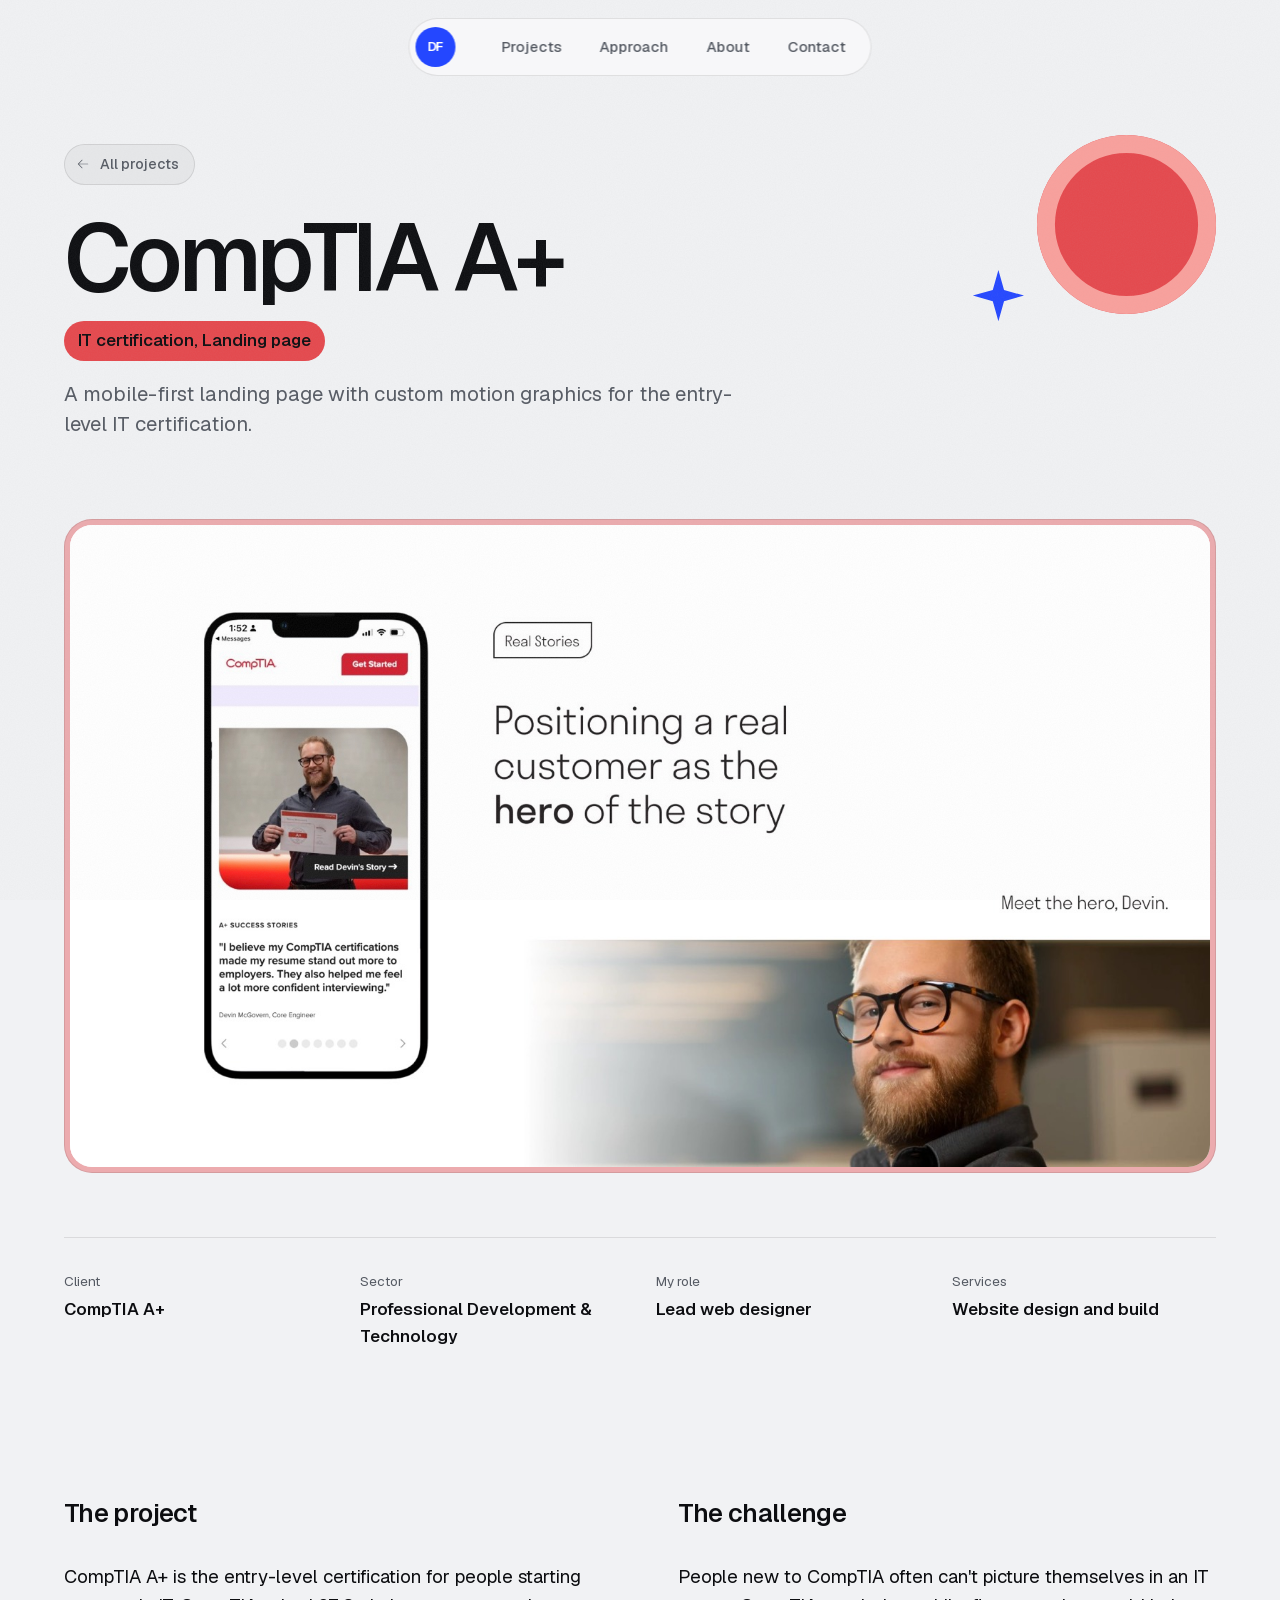
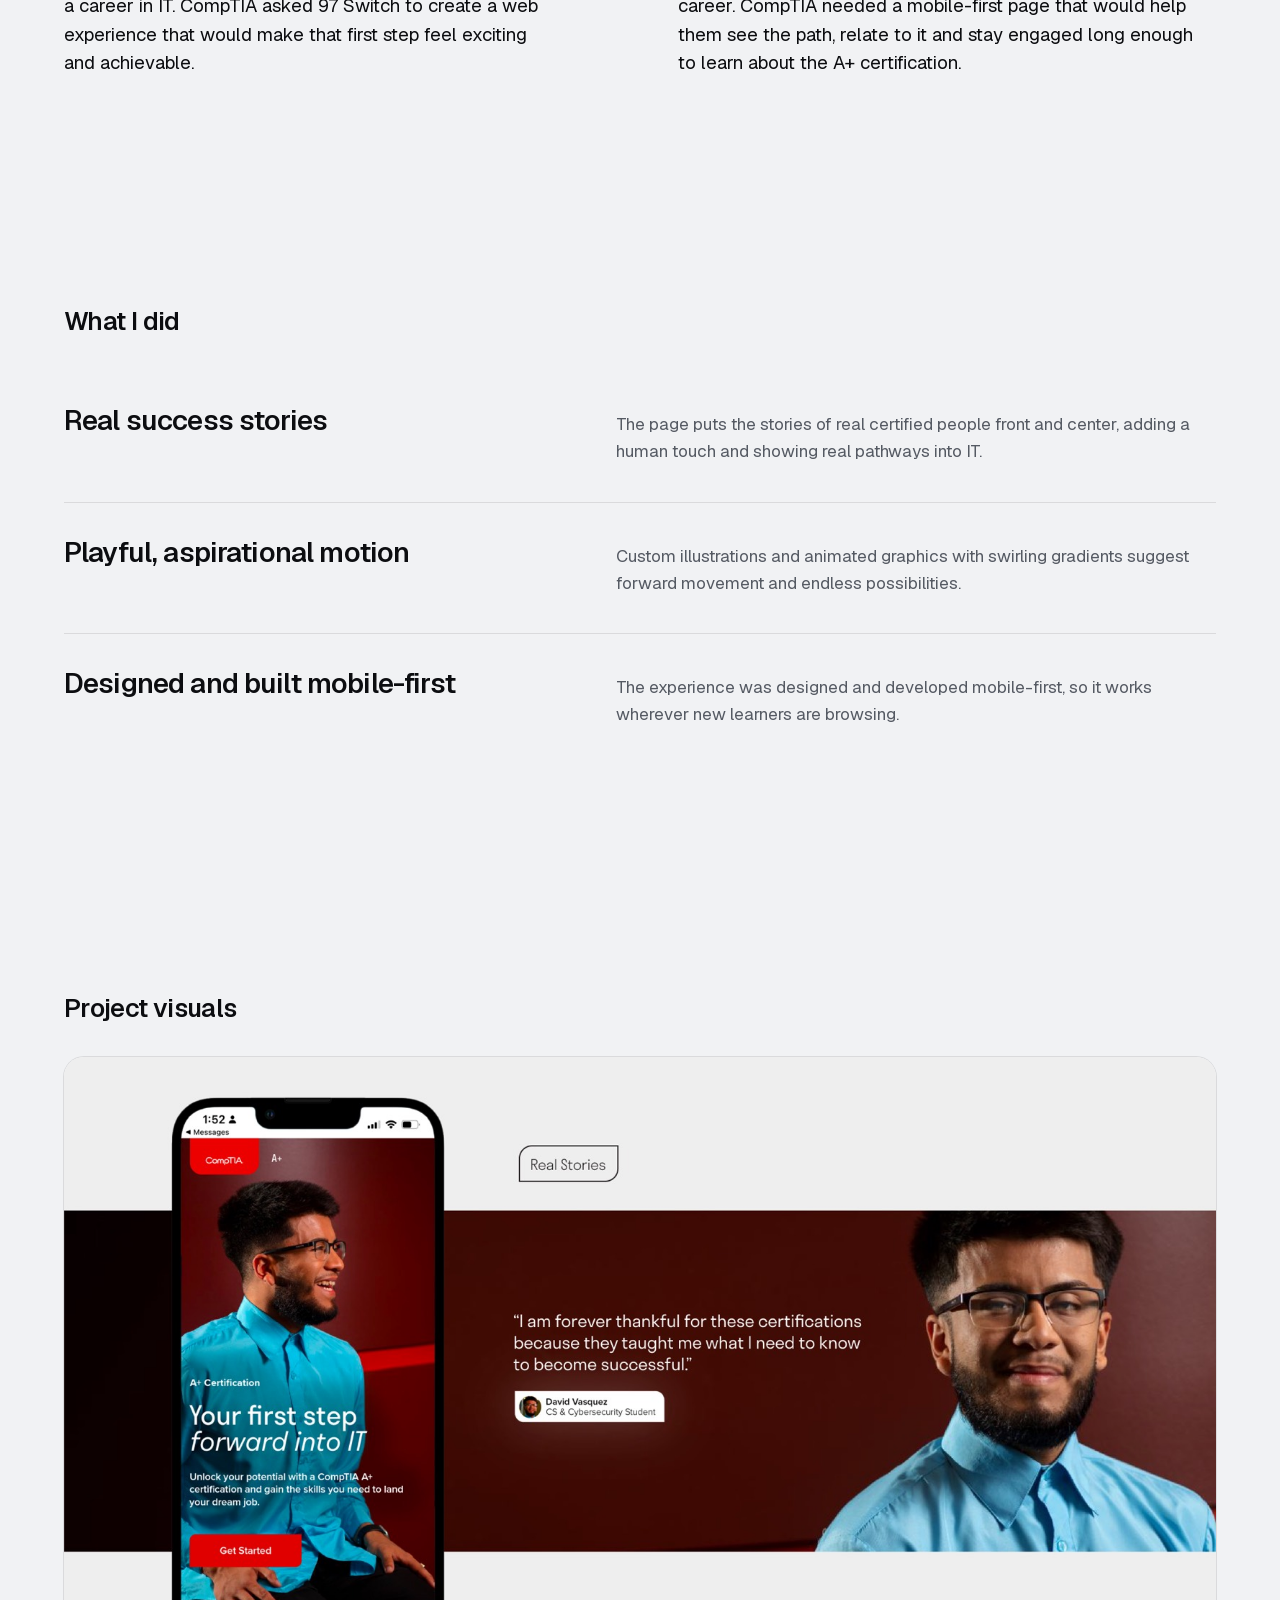
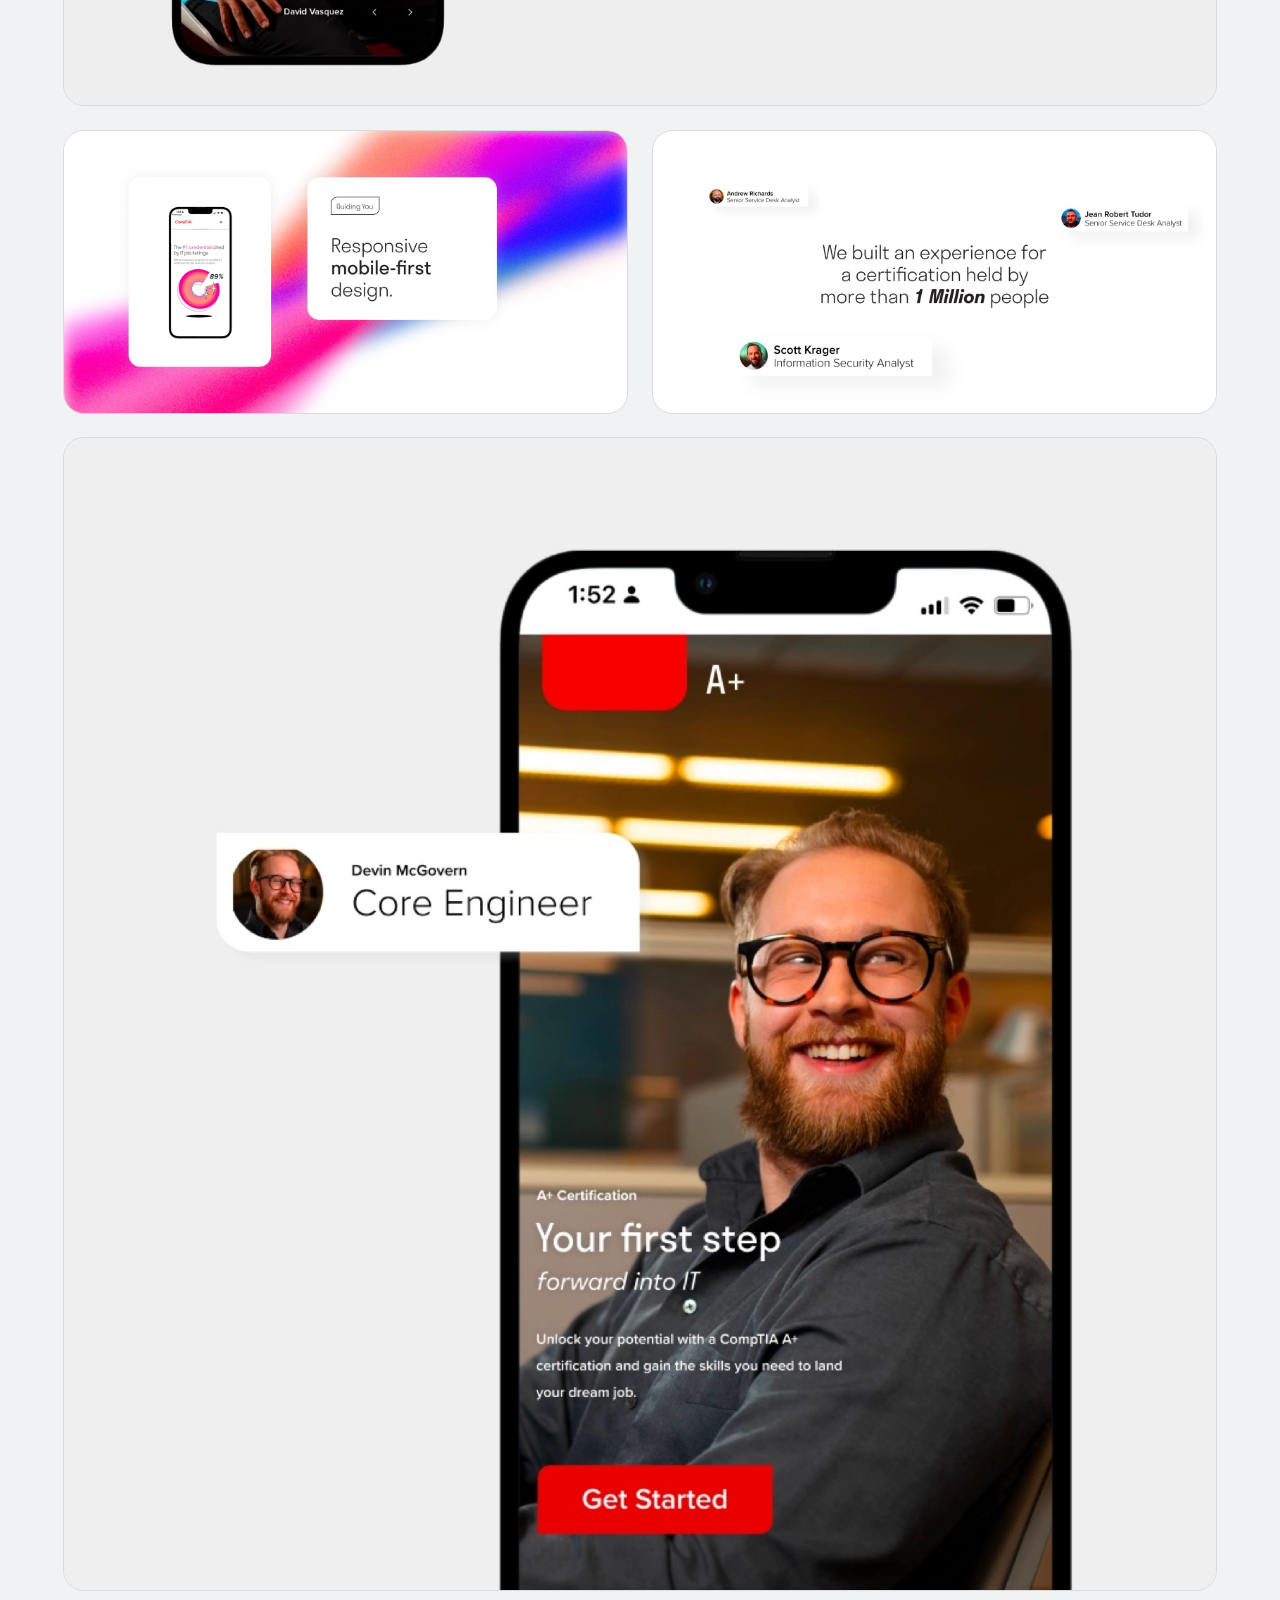
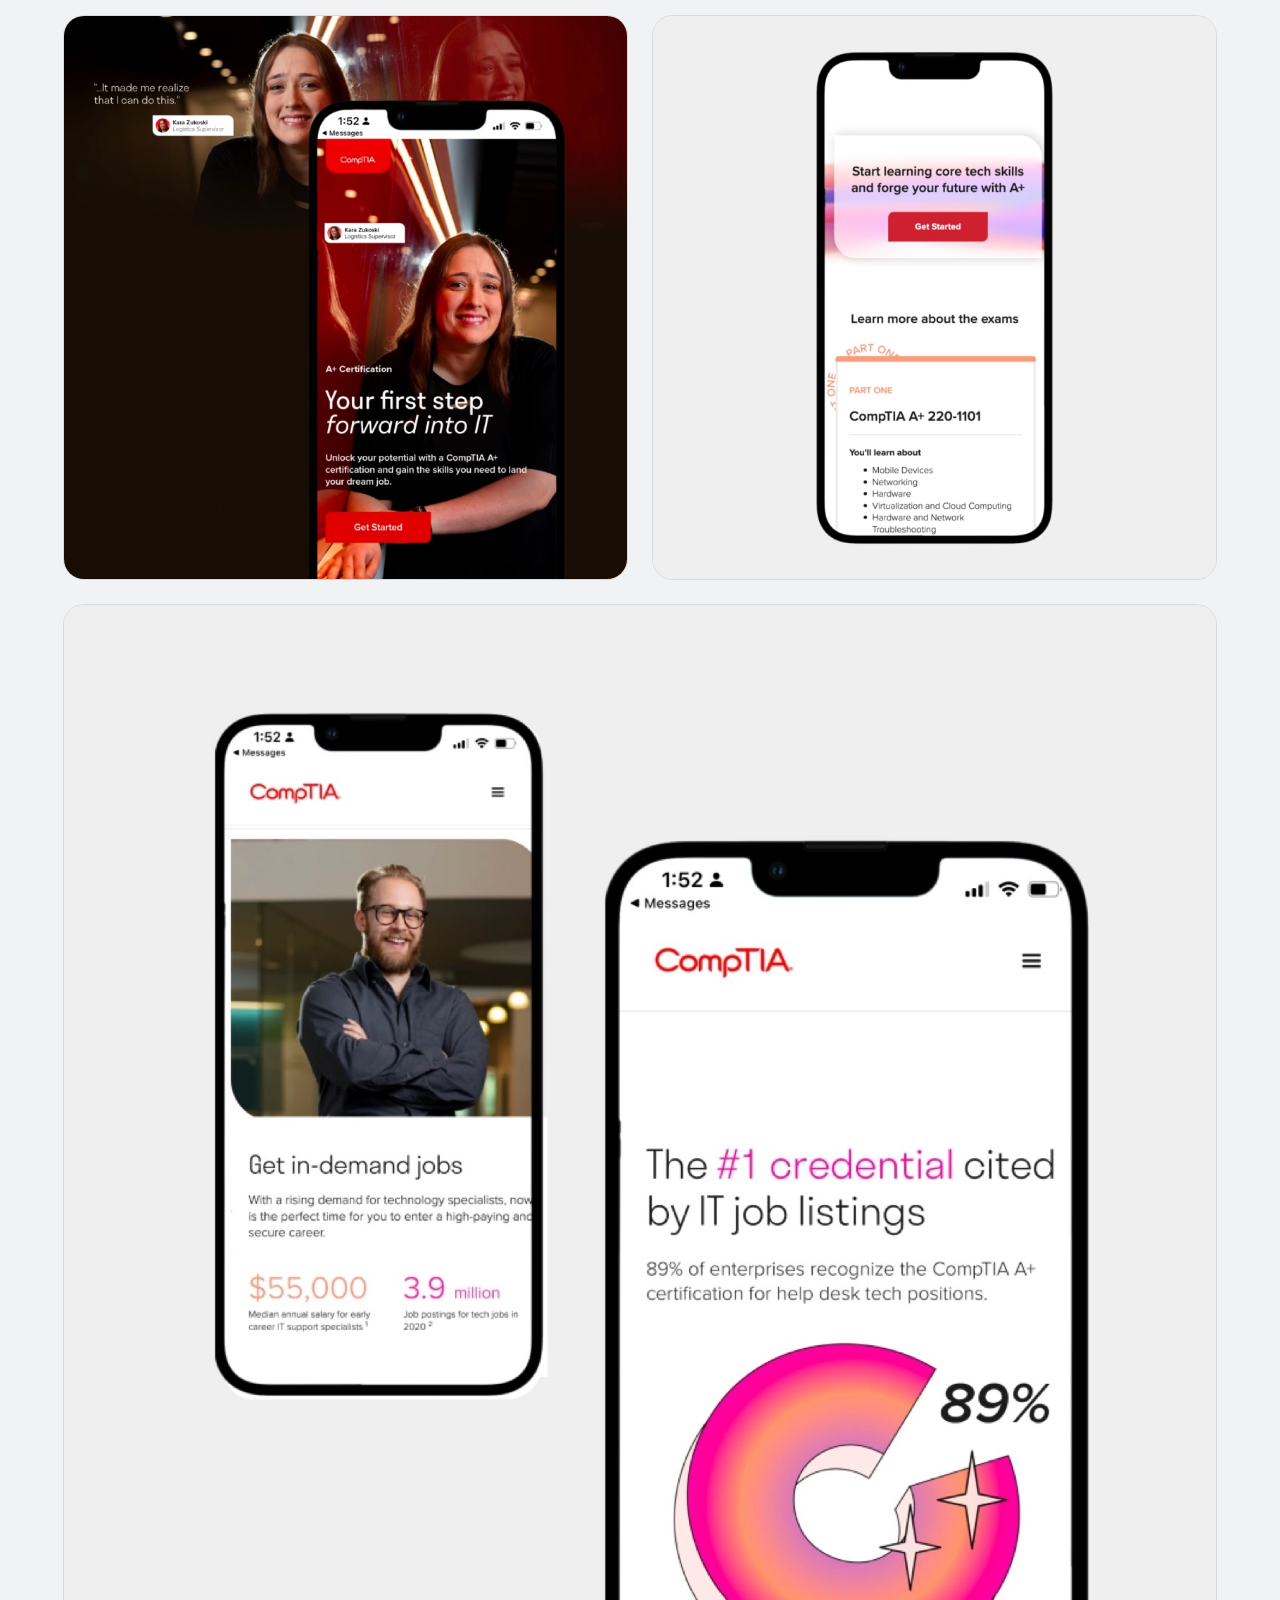
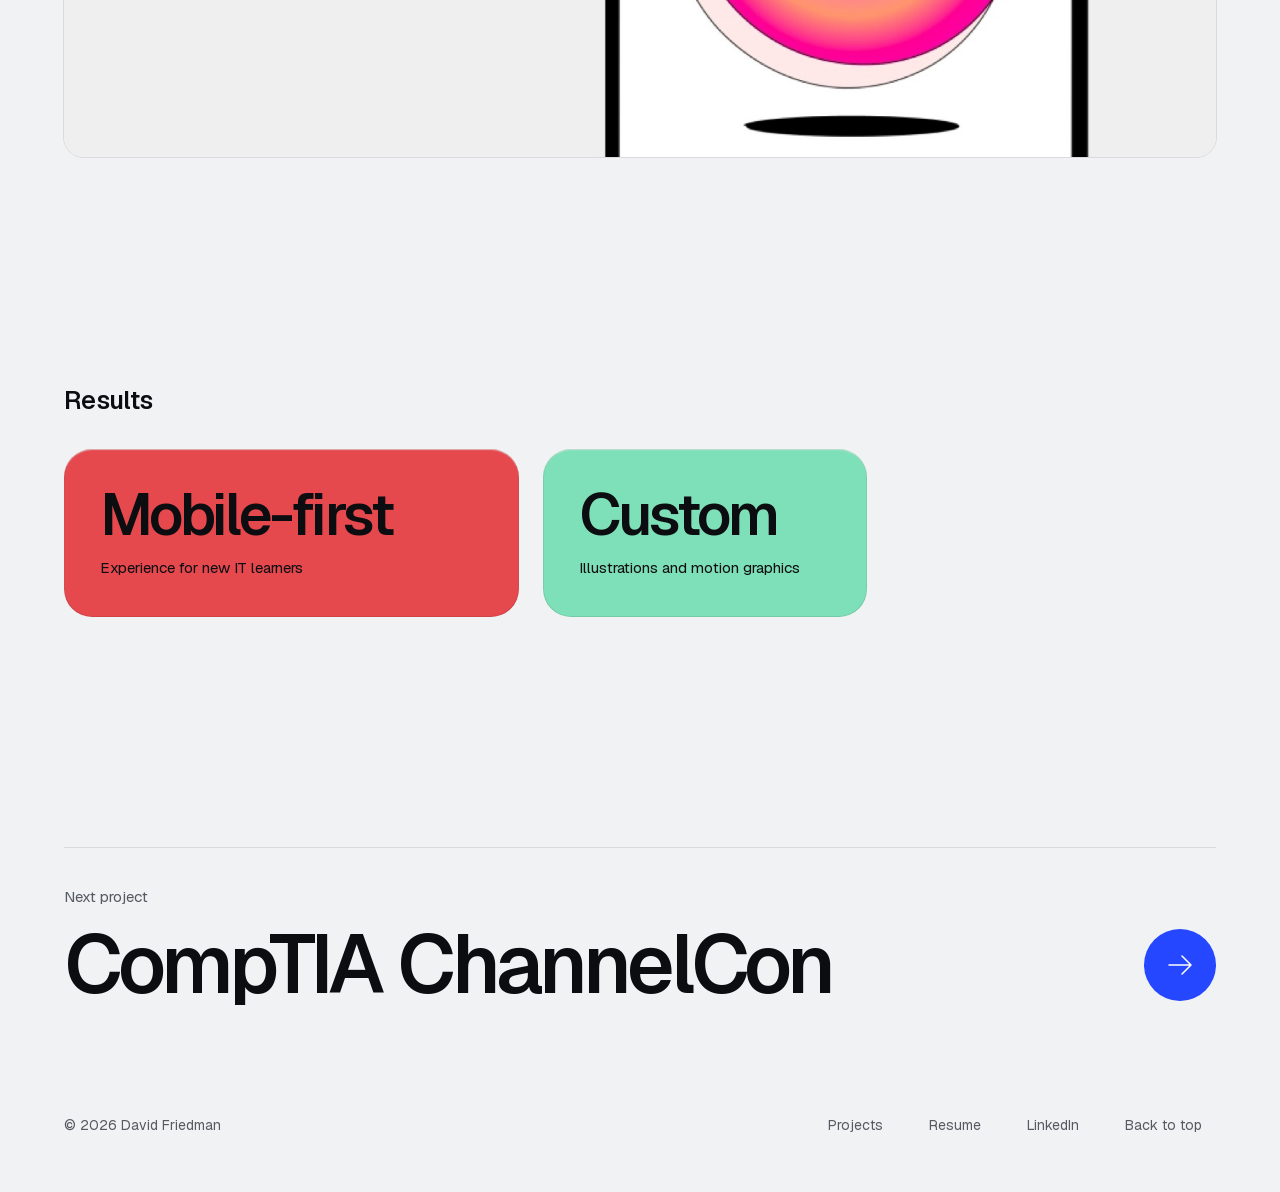
<file: projects/comptia-a-plus.html>
<!doctype html>
<html lang="en">
<head>
<meta charset="utf-8">
<meta name="viewport" content="width=device-width, initial-scale=1">
<title>CompTIA A+ website case study | David Friedman</title>
<meta name="description" content="A mobile-first landing page with custom motion graphics for the entry-level IT certification. Professional Development &amp; Technology website case study by David Friedman, lead web designer at 97 Switch.">
<link rel="canonical" href="https://davidbenjaminfriedman.com/projects/comptia-a-plus">
<meta name="author" content="David Friedman">
<meta name="google-site-verification" content="6OicQnqHjsJPrgaq51buBfql6UHuRXyiXFmhLPpCuVk">
<meta name="robots" content="index, follow, max-image-preview:large">
<meta name="theme-color" content="#f1f2f4" media="(prefers-color-scheme: light)">
<meta name="theme-color" content="#0b0c0f" media="(prefers-color-scheme: dark)">
<meta property="og:title" content="CompTIA A+ website case study | David Friedman">
<meta property="og:description" content="A mobile-first landing page with custom motion graphics for the entry-level IT certification. Professional Development &amp; Technology website case study by David Friedman, lead web designer at 97 Switch.">
<meta property="og:type" content="article">
<meta property="og:site_name" content="David Friedman">
<meta property="og:url" content="https://davidbenjaminfriedman.com/projects/comptia-a-plus">
<meta property="og:image" content="https://davidbenjaminfriedman.com/assets/comptia-a-plus-g0.jpg">
<meta property="og:image:alt" content="CompTIA A+ project visual">
<meta name="twitter:card" content="summary_large_image">
<meta name="twitter:title" content="CompTIA A+ website case study | David Friedman">
<meta name="twitter:description" content="A mobile-first landing page with custom motion graphics for the entry-level IT certification. Professional Development &amp; Technology website case study by David Friedman, lead web designer at 97 Switch.">
<meta name="twitter:image" content="https://davidbenjaminfriedman.com/assets/comptia-a-plus-g0.jpg">
<script type="application/ld+json">{"@context":"https://schema.org","@graph":[{"@type":"BreadcrumbList","itemListElement":[{"@type":"ListItem","position":1,"name":"David Friedman","item":"https://davidbenjaminfriedman.com/"},{"@type":"ListItem","position":2,"name":"Projects","item":"https://davidbenjaminfriedman.com/projects"},{"@type":"ListItem","position":3,"name":"CompTIA A+","item":"https://davidbenjaminfriedman.com/projects/comptia-a-plus"}]},{"@type":"CreativeWork","@id":"https://davidbenjaminfriedman.com/projects/comptia-a-plus#case-study","name":"CompTIA A+ website case study","description":"A mobile-first landing page with custom motion graphics for the entry-level IT certification. Professional Development & Technology website case study by David Friedman, lead web designer at 97 Switch.","url":"https://davidbenjaminfriedman.com/projects/comptia-a-plus","author":{"@id":"https://davidbenjaminfriedman.com/#person"},"about":"IT certification, Landing page","genre":"Professional Development & Technology","image":"https://davidbenjaminfriedman.com/assets/comptia-a-plus-g0.jpg"},{"@type":"Person","@id":"https://davidbenjaminfriedman.com/#person","name":"David Friedman","url":"https://davidbenjaminfriedman.com/","image":"https://davidbenjaminfriedman.com/assets/glasses.jpg","jobTitle":"Lead Web Designer","description":"Lead web designer and Webflow and WordPress developer at 97 Switch, a Chicago digital agency. Designs, builds and maintains websites and builds AI-assisted workflows with Claude Code.","worksFor":{"@type":"Organization","name":"97 Switch","url":"https://97switch.com"},"alumniOf":{"@type":"CollegeOrUniversity","name":"University of Florida"},"homeLocation":{"@type":"Place","address":{"@type":"PostalAddress","addressLocality":"Tampa","addressRegion":"FL","addressCountry":"US"}},"knowsAbout":["Web design","Webflow","WordPress","UX design","UI design","Figma","Design systems","Information architecture","CMS development","SEO","Answer engine optimization","Web accessibility","QA testing","Claude Code","AI workflow design","Hospitality websites","Real estate websites","Technology websites","Client management"],"sameAs":["https://www.linkedin.com/in/david-b-friedman"]}]}</script>
<link rel="icon" href="/favicon.svg" type="image/svg+xml">
<link rel="icon" href="/favicon.ico" sizes="32x32">
<link rel="apple-touch-icon" href="/apple-touch-icon.png">
<link rel="manifest" href="/site.webmanifest">
<link rel="stylesheet" href="/styles.css">
<script>document.documentElement.classList.add('js')</script>
</head>
<body>
<a class="skip" href="#top">Skip to content</a>

<header class="nav">
  <a class="nav__logo" href="/" aria-label="David Friedman, home">DF</a>
  <nav class="nav__links" aria-label="Primary">
    <a href="/projects">Projects</a>
    <a href="/#approach">Approach</a>
    <a href="/#about">About</a>
    <a href="/#contact">Contact</a>
  </nav>
</header>

<main id="top" class="proj" style="--pc:#e5484d">
<section class="wrap ph">
  <a class="back" href="/projects"><svg class="ico" aria-hidden="true" focusable="false" xmlns="http://www.w3.org/2000/svg" viewBox="0 0 256 256" fill="currentColor"><path d="M222,128a6,6,0,0,1-6,6H54.49l61.75,61.76a6,6,0,1,1-8.48,8.48l-72-72a6,6,0,0,1,0-8.48l72-72a6,6,0,0,1,8.48,8.48L54.49,122H216A6,6,0,0,1,222,128Z"/></svg><span>All projects</span></a>
  <h1 data-r>CompTIA A+</h1>
  <p class="ph__kind" data-r style="--d:.06s">IT certification, Landing page</p>
  <p class="ph__sum" data-r style="--d:.12s">A mobile-first landing page with custom motion graphics for the entry-level IT certification.</p>
  <div class="ph__cta" data-r style="--d:.18s"></div>
</section>
<section class="wrap pshot" data-r><div class="shell"><div class="core"><img src="/assets/comptia-a-plus-g0.jpg" alt="CompTIA A+ project visual" width="1600" height="900"></div></div></section>
<section class="wrap"><dl class="facts"><div><dt>Client</dt><dd>CompTIA A+</dd></div><div><dt>Sector</dt><dd>Professional Development &amp; Technology</dd></div><div><dt>My role</dt><dd>Lead web designer</dd></div><div><dt>Services</dt><dd>Website design and build</dd></div></dl></section>
<section class="band"><div class="wrap pcols">
  <div data-r><h2 class="h-sec">The project</h2><p class="lead">CompTIA A+ is the entry-level certification for people starting a career in IT. CompTIA asked 97 Switch to create a web experience that would make that first step feel exciting and achievable.</p></div>
  <div data-r style="--d:.08s"><h2 class="h-sec">The challenge</h2><p class="lead">People new to CompTIA often can&#x27;t picture themselves in an IT career. CompTIA needed a mobile-first page that would help them see the path, relate to it and stay engaged long enough to learn about the A+ certification.</p></div>
</div></section>
<section class="band"><div class="wrap">
  <h2 class="h-sec">What I did</h2>
  <ul class="did"><li data-r><h3>Real success stories</h3><p>The page puts the stories of real certified people front and center, adding a human touch and showing real pathways into IT.</p></li><li data-r><h3>Playful, aspirational motion</h3><p>Custom illustrations and animated graphics with swirling gradients suggest forward movement and endless possibilities.</p></li><li data-r><h3>Designed and built mobile-first</h3><p>The experience was designed and developed mobile-first, so it works wherever new learners are browsing.</p></li></ul>
</div></section>

<section class="band"><div class="wrap"><h2 class="h-sec">Project visuals</h2><div class="gal gal--proj"><figure data-r><img src="/assets/comptia-a-plus-g1.jpg" alt="CompTIA A+ design, image 1" width="1600" height="900" loading="lazy" decoding="async"></figure><figure data-r><img src="/assets/comptia-a-plus-g2.jpg" alt="CompTIA A+ design, image 2" width="1600" height="800" loading="lazy" decoding="async"></figure><figure data-r><img src="/assets/comptia-a-plus-g3.jpg" alt="CompTIA A+ design, image 3" width="1600" height="800" loading="lazy" decoding="async"></figure><figure data-r><img src="/assets/comptia-a-plus-g4.jpg" alt="CompTIA A+ design, image 4" width="1600" height="1600" loading="lazy" decoding="async"></figure><figure data-r><img src="/assets/comptia-a-plus-g5.jpg" alt="CompTIA A+ design, image 5" width="1600" height="1600" loading="lazy" decoding="async"></figure><figure data-r><img src="/assets/comptia-a-plus-g6.jpg" alt="CompTIA A+ design, image 6" width="1600" height="1600" loading="lazy" decoding="async"></figure><figure data-r><img src="/assets/comptia-a-plus-g7.jpg" alt="CompTIA A+ design, image 7" width="1600" height="1600" loading="lazy" decoding="async"></figure></div></div></section>

<section class="band"><div class="wrap"><h2 class="h-sec">Results</h2><ul class="results"><li data-r><b>Mobile-first</b><span>Experience for new IT learners</span></li><li data-r><b>Custom</b><span>Illustrations and motion graphics</span></li></ul></div></section>
<section class="band band--end"><div class="wrap">
  <a class="pnext" href="/projects/comptia-channelcon">
    <span class="pnext__lbl">Next project</span>
    <span class="pnext__row"><span class="pnext__name">CompTIA ChannelCon</span><span class="btn__ico btn__ico--lg"><svg class="ico" aria-hidden="true" focusable="false" xmlns="http://www.w3.org/2000/svg" viewBox="0 0 256 256" fill="currentColor"><path d="M220.24,132.24l-72,72a6,6,0,0,1-8.48-8.48L201.51,134H40a6,6,0,0,1,0-12H201.51L139.76,60.24a6,6,0,0,1,8.48-8.48l72,72A6,6,0,0,1,220.24,132.24Z"/></svg></span></span>
  </a>
</div></section>
</main>

<footer class="foot">
  <span>© 2026 David Friedman</span>
  <nav aria-label="Footer">
    <a href="/projects">Projects</a>
    <a href="/assets/David-Friedman-Resume.pdf" target="_blank" rel="noopener">Resume</a>
    <a href="https://www.linkedin.com/in/david-b-friedman" target="_blank" rel="noopener">LinkedIn</a>
    <a href="#top">Back to top</a>
  </nav>
</footer>

<script src="/main.js"></script>
</body>
</html>
</file>
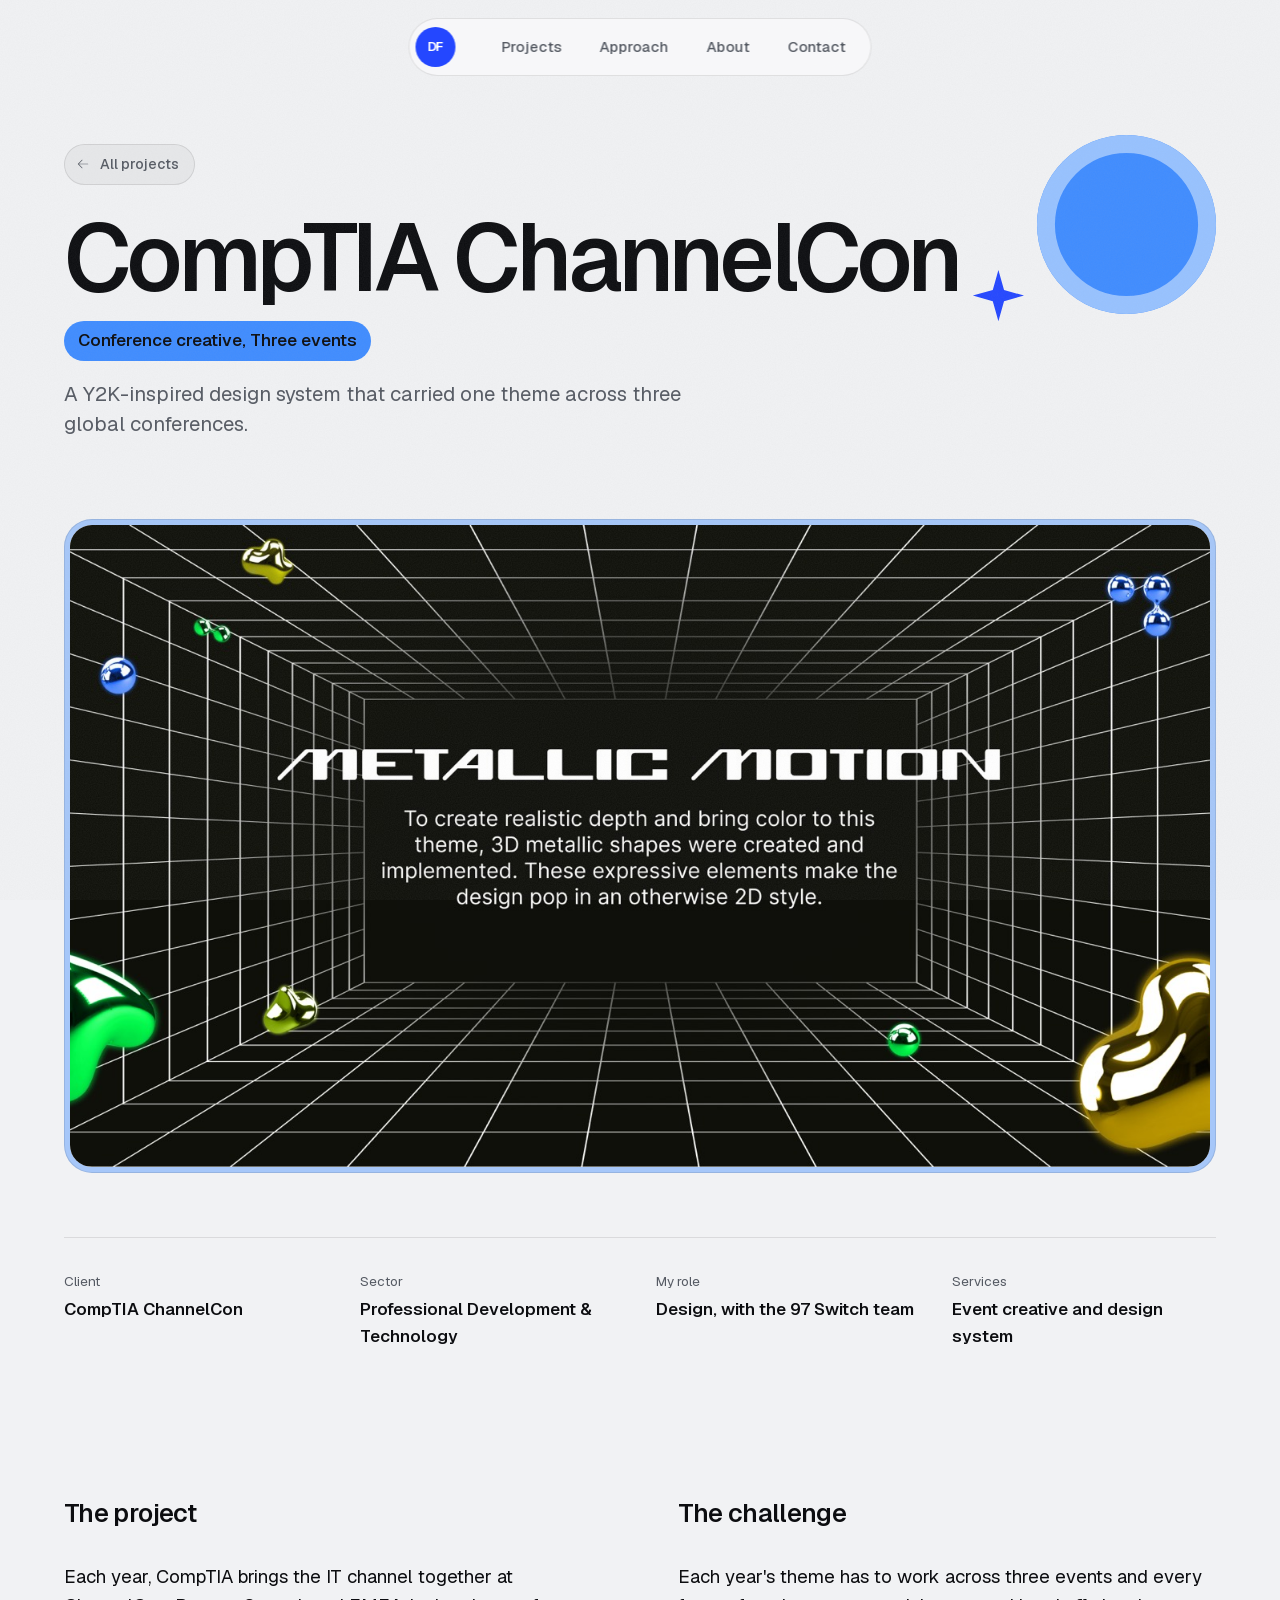
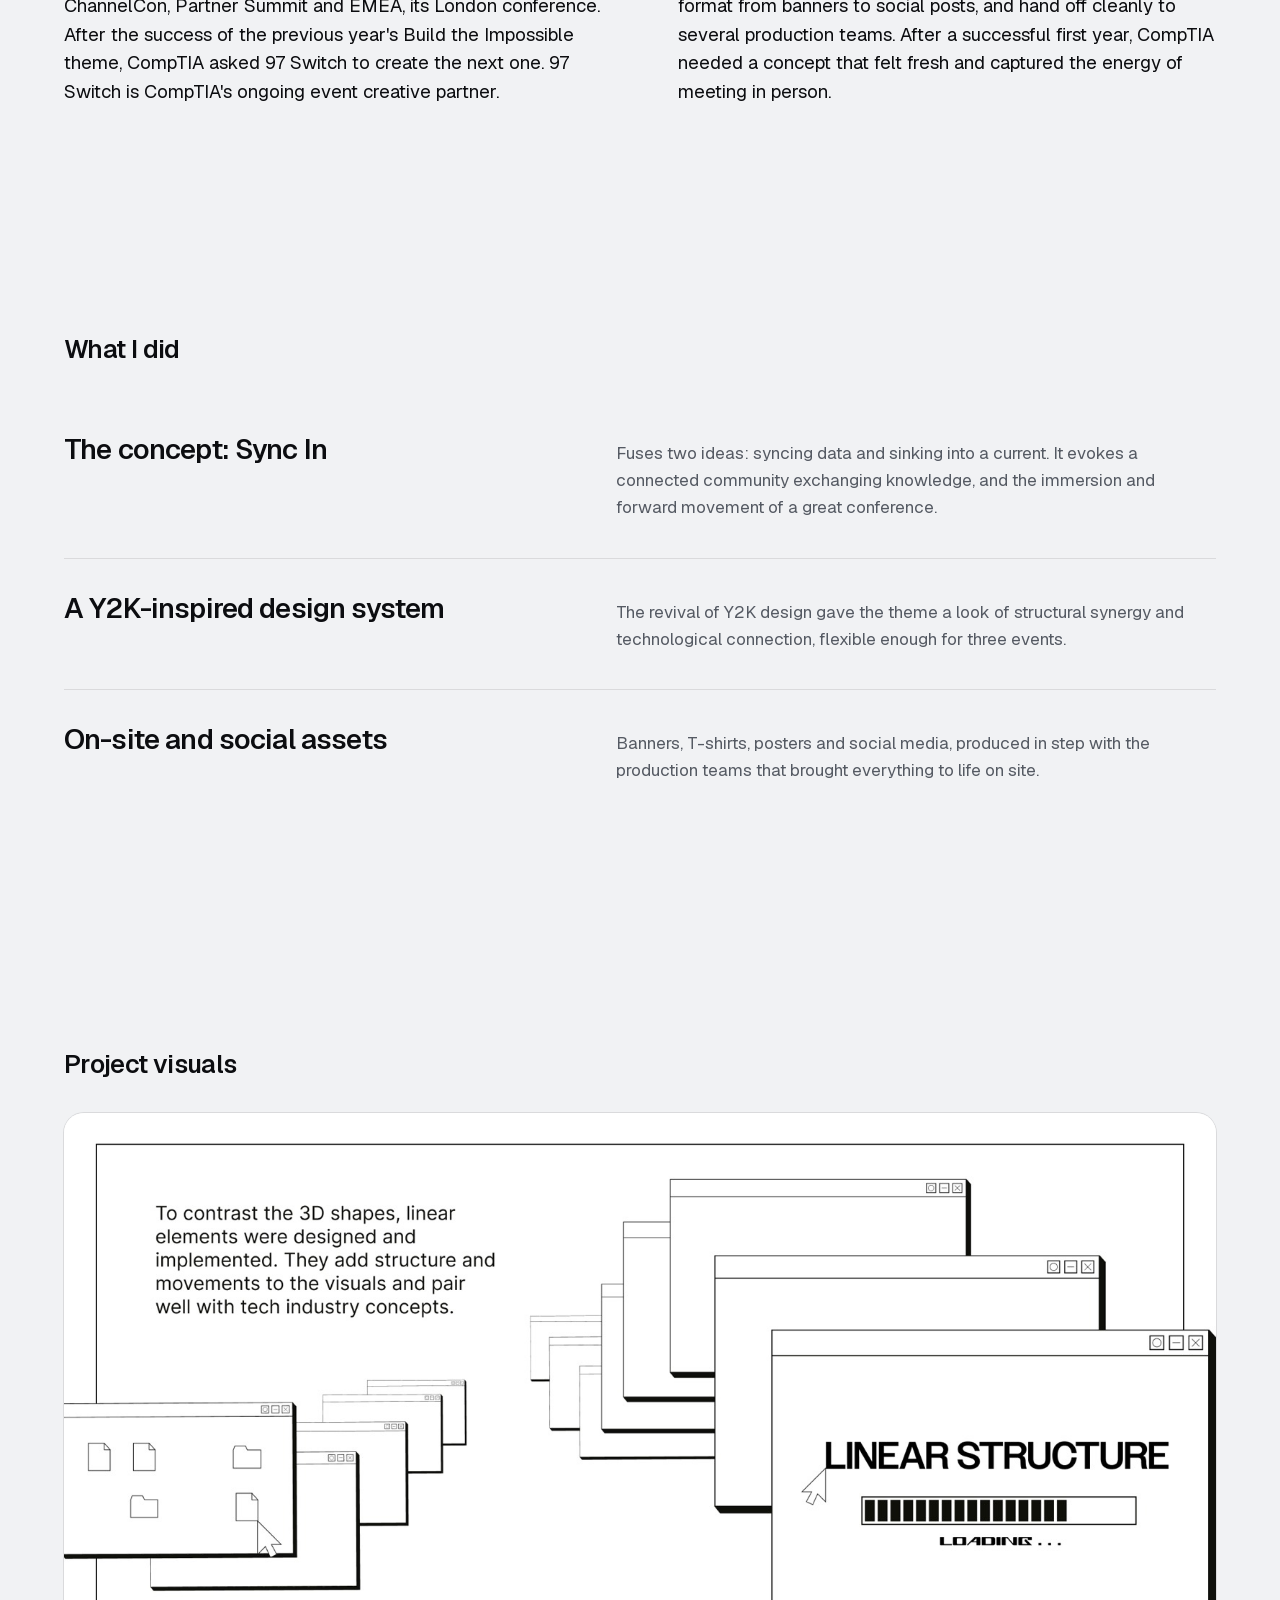
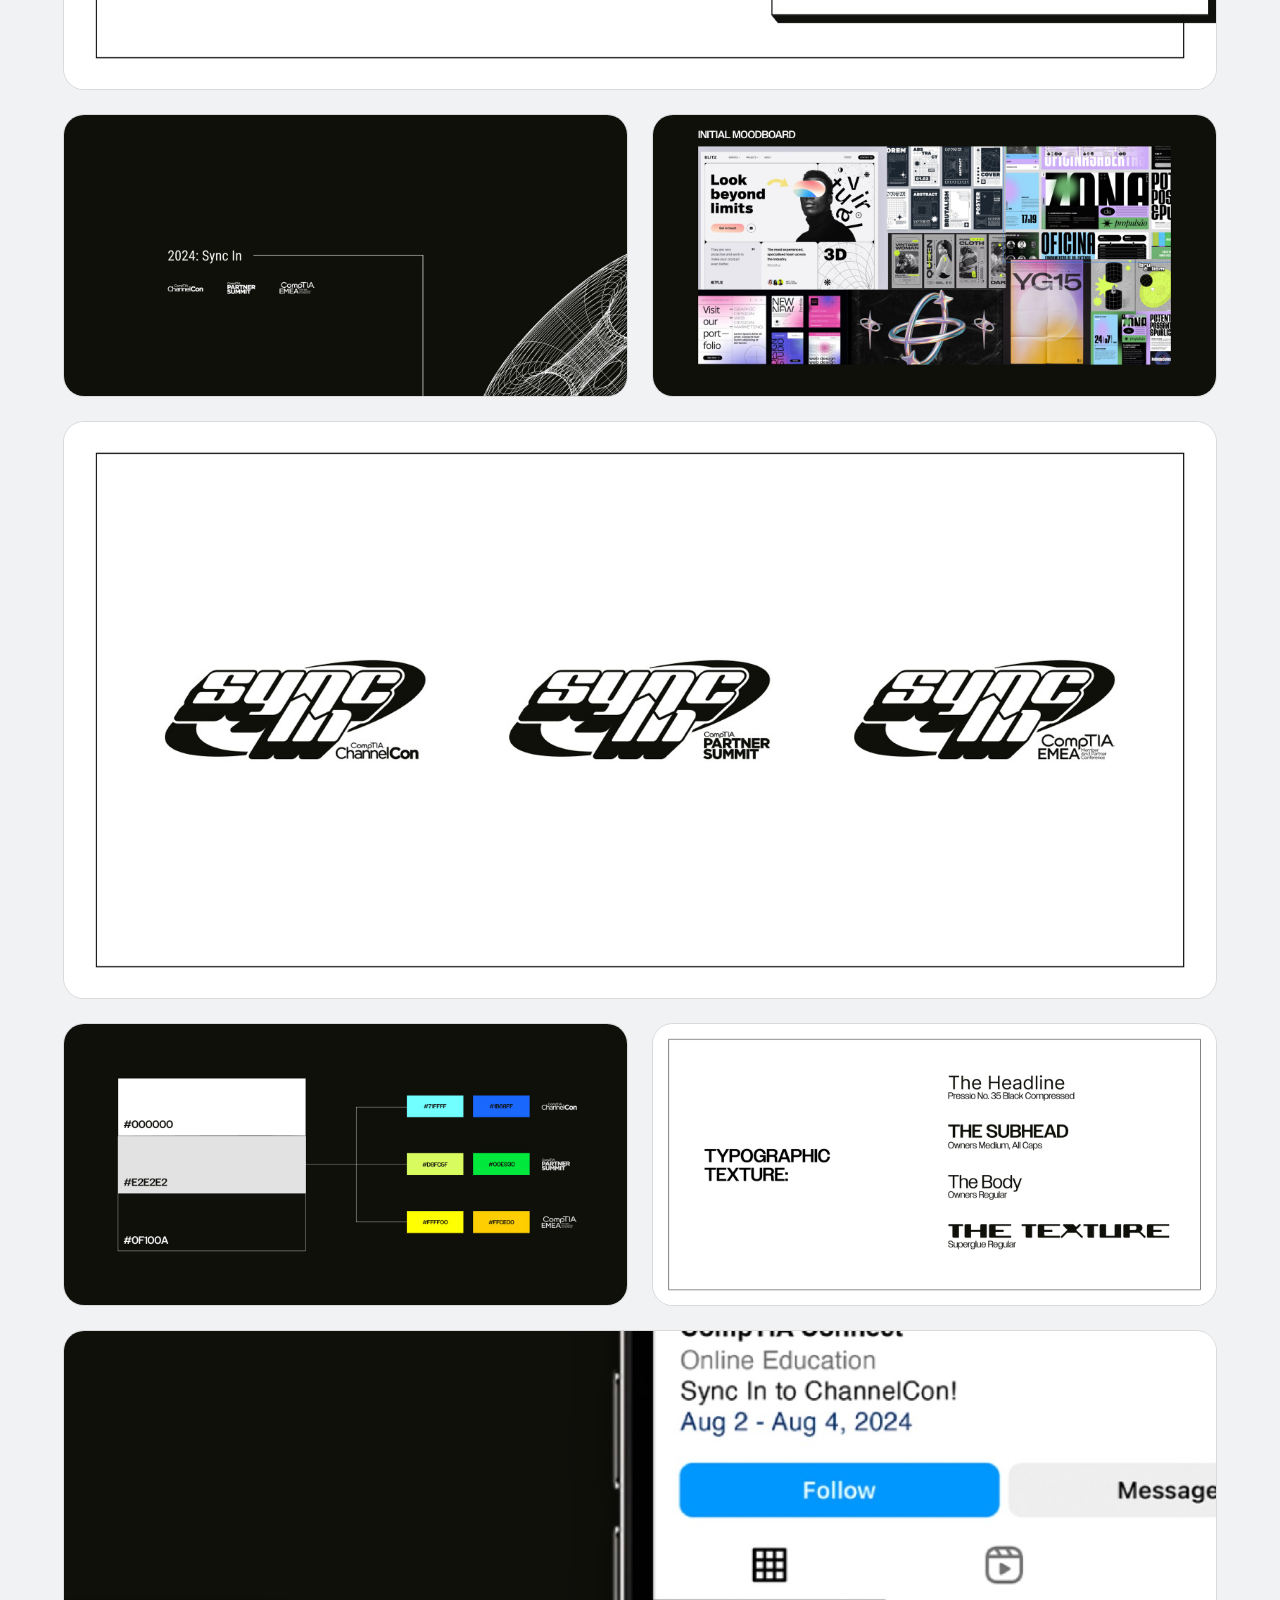
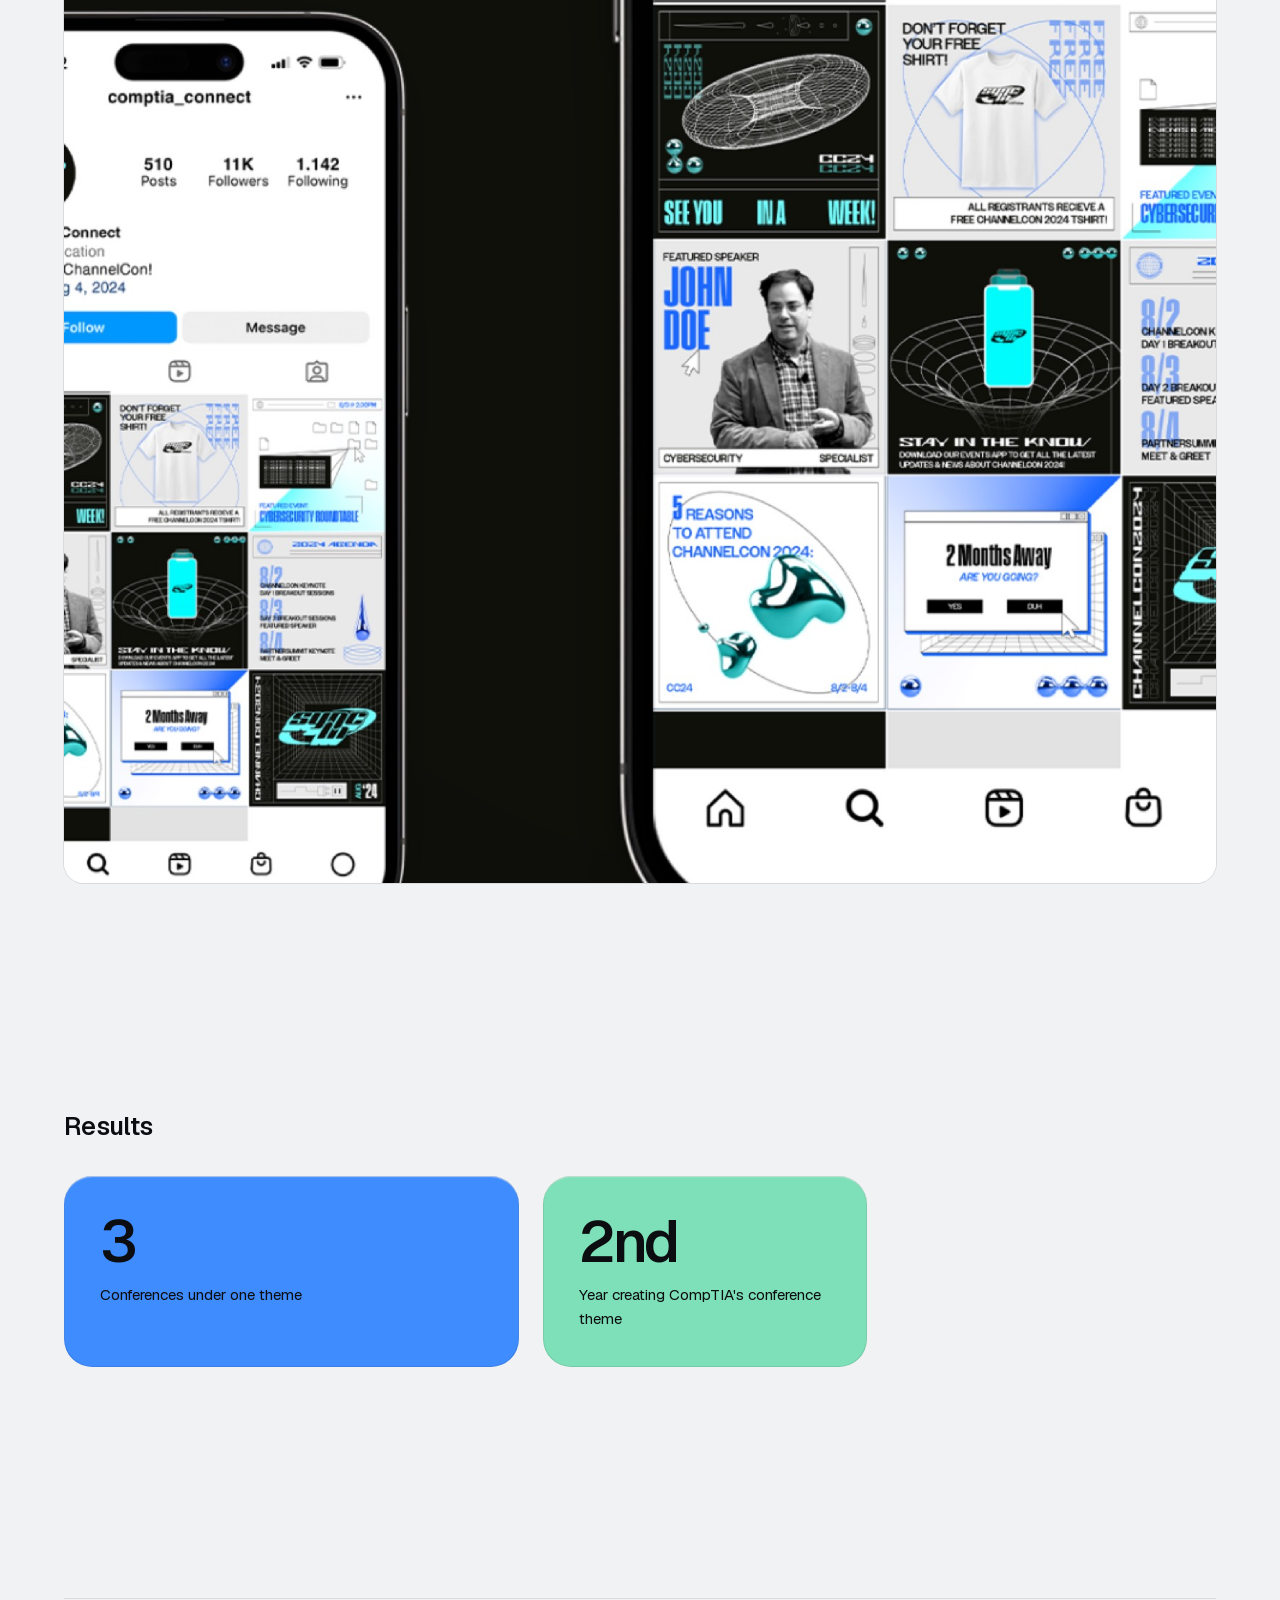
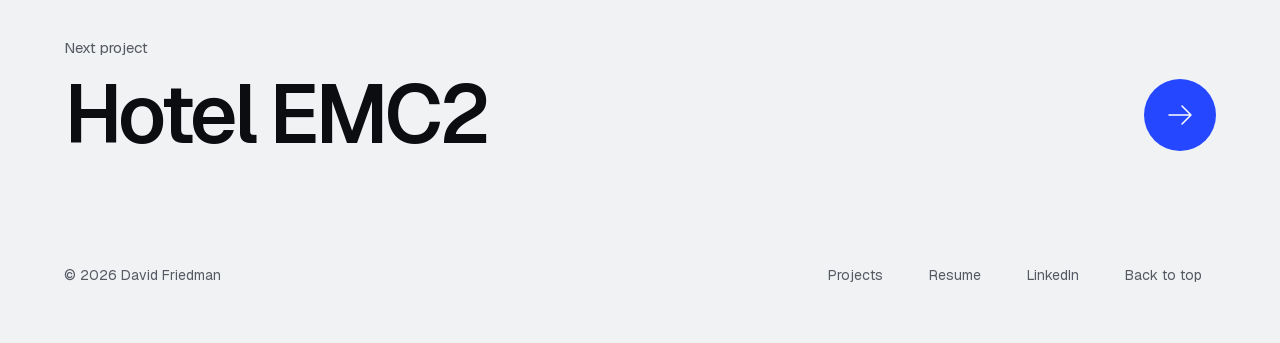
<file: projects/comptia-channelcon.html>
<!doctype html>
<html lang="en">
<head>
<meta charset="utf-8">
<meta name="viewport" content="width=device-width, initial-scale=1">
<title>CompTIA ChannelCon website case study | David Friedman</title>
<meta name="description" content="A Y2K-inspired design system that carried one theme across three global conferences. Professional Development &amp; Technology website case study by David Friedman, lead web designer at 97 Switch.">
<link rel="canonical" href="https://davidbenjaminfriedman.com/projects/comptia-channelcon">
<meta name="author" content="David Friedman">
<meta name="google-site-verification" content="6OicQnqHjsJPrgaq51buBfql6UHuRXyiXFmhLPpCuVk">
<meta name="robots" content="index, follow, max-image-preview:large">
<meta name="theme-color" content="#f1f2f4" media="(prefers-color-scheme: light)">
<meta name="theme-color" content="#0b0c0f" media="(prefers-color-scheme: dark)">
<meta property="og:title" content="CompTIA ChannelCon website case study | David Friedman">
<meta property="og:description" content="A Y2K-inspired design system that carried one theme across three global conferences. Professional Development &amp; Technology website case study by David Friedman, lead web designer at 97 Switch.">
<meta property="og:type" content="article">
<meta property="og:site_name" content="David Friedman">
<meta property="og:url" content="https://davidbenjaminfriedman.com/projects/comptia-channelcon">
<meta property="og:image" content="https://davidbenjaminfriedman.com/assets/comptia-channelcon-g0.jpg">
<meta property="og:image:alt" content="CompTIA ChannelCon project visual">
<meta name="twitter:card" content="summary_large_image">
<meta name="twitter:title" content="CompTIA ChannelCon website case study | David Friedman">
<meta name="twitter:description" content="A Y2K-inspired design system that carried one theme across three global conferences. Professional Development &amp; Technology website case study by David Friedman, lead web designer at 97 Switch.">
<meta name="twitter:image" content="https://davidbenjaminfriedman.com/assets/comptia-channelcon-g0.jpg">
<script type="application/ld+json">{"@context":"https://schema.org","@graph":[{"@type":"BreadcrumbList","itemListElement":[{"@type":"ListItem","position":1,"name":"David Friedman","item":"https://davidbenjaminfriedman.com/"},{"@type":"ListItem","position":2,"name":"Projects","item":"https://davidbenjaminfriedman.com/projects"},{"@type":"ListItem","position":3,"name":"CompTIA ChannelCon","item":"https://davidbenjaminfriedman.com/projects/comptia-channelcon"}]},{"@type":"CreativeWork","@id":"https://davidbenjaminfriedman.com/projects/comptia-channelcon#case-study","name":"CompTIA ChannelCon website case study","description":"A Y2K-inspired design system that carried one theme across three global conferences. Professional Development & Technology website case study by David Friedman, lead web designer at 97 Switch.","url":"https://davidbenjaminfriedman.com/projects/comptia-channelcon","author":{"@id":"https://davidbenjaminfriedman.com/#person"},"about":"Conference creative, Three events","genre":"Professional Development & Technology","image":"https://davidbenjaminfriedman.com/assets/comptia-channelcon-g0.jpg"},{"@type":"Person","@id":"https://davidbenjaminfriedman.com/#person","name":"David Friedman","url":"https://davidbenjaminfriedman.com/","image":"https://davidbenjaminfriedman.com/assets/glasses.jpg","jobTitle":"Lead Web Designer","description":"Lead web designer and Webflow and WordPress developer at 97 Switch, a Chicago digital agency. Designs, builds and maintains websites and builds AI-assisted workflows with Claude Code.","worksFor":{"@type":"Organization","name":"97 Switch","url":"https://97switch.com"},"alumniOf":{"@type":"CollegeOrUniversity","name":"University of Florida"},"homeLocation":{"@type":"Place","address":{"@type":"PostalAddress","addressLocality":"Tampa","addressRegion":"FL","addressCountry":"US"}},"knowsAbout":["Web design","Webflow","WordPress","UX design","UI design","Figma","Design systems","Information architecture","CMS development","SEO","Answer engine optimization","Web accessibility","QA testing","Claude Code","AI workflow design","Hospitality websites","Real estate websites","Technology websites","Client management"],"sameAs":["https://www.linkedin.com/in/david-b-friedman"]}]}</script>
<link rel="icon" href="/favicon.svg" type="image/svg+xml">
<link rel="icon" href="/favicon.ico" sizes="32x32">
<link rel="apple-touch-icon" href="/apple-touch-icon.png">
<link rel="manifest" href="/site.webmanifest">
<link rel="stylesheet" href="/styles.css">
<script>document.documentElement.classList.add('js')</script>
</head>
<body>
<a class="skip" href="#top">Skip to content</a>

<header class="nav">
  <a class="nav__logo" href="/" aria-label="David Friedman, home">DF</a>
  <nav class="nav__links" aria-label="Primary">
    <a href="/projects">Projects</a>
    <a href="/#approach">Approach</a>
    <a href="/#about">About</a>
    <a href="/#contact">Contact</a>
  </nav>
</header>

<main id="top" class="proj" style="--pc:#3f8cff">
<section class="wrap ph">
  <a class="back" href="/projects"><svg class="ico" aria-hidden="true" focusable="false" xmlns="http://www.w3.org/2000/svg" viewBox="0 0 256 256" fill="currentColor"><path d="M222,128a6,6,0,0,1-6,6H54.49l61.75,61.76a6,6,0,1,1-8.48,8.48l-72-72a6,6,0,0,1,0-8.48l72-72a6,6,0,0,1,8.48,8.48L54.49,122H216A6,6,0,0,1,222,128Z"/></svg><span>All projects</span></a>
  <h1 data-r>CompTIA ChannelCon</h1>
  <p class="ph__kind" data-r style="--d:.06s">Conference creative, Three events</p>
  <p class="ph__sum" data-r style="--d:.12s">A Y2K-inspired design system that carried one theme across three global conferences.</p>
  <div class="ph__cta" data-r style="--d:.18s"></div>
</section>
<section class="wrap pshot" data-r><div class="shell"><div class="core"><img src="/assets/comptia-channelcon-g0.jpg" alt="CompTIA ChannelCon project visual" width="1600" height="800"></div></div></section>
<section class="wrap"><dl class="facts"><div><dt>Client</dt><dd>CompTIA ChannelCon</dd></div><div><dt>Sector</dt><dd>Professional Development &amp; Technology</dd></div><div><dt>My role</dt><dd>Design, with the 97 Switch team</dd></div><div><dt>Services</dt><dd>Event creative and design system</dd></div></dl></section>
<section class="band"><div class="wrap pcols">
  <div data-r><h2 class="h-sec">The project</h2><p class="lead">Each year, CompTIA brings the IT channel together at ChannelCon, Partner Summit and EMEA, its London conference. After the success of the previous year&#x27;s Build the Impossible theme, CompTIA asked 97 Switch to create the next one. 97 Switch is CompTIA&#x27;s ongoing event creative partner.</p></div>
  <div data-r style="--d:.08s"><h2 class="h-sec">The challenge</h2><p class="lead">Each year&#x27;s theme has to work across three events and every format from banners to social posts, and hand off cleanly to several production teams. After a successful first year, CompTIA needed a concept that felt fresh and captured the energy of meeting in person.</p></div>
</div></section>
<section class="band"><div class="wrap">
  <h2 class="h-sec">What I did</h2>
  <ul class="did"><li data-r><h3>The concept: Sync In</h3><p>Fuses two ideas: syncing data and sinking into a current. It evokes a connected community exchanging knowledge, and the immersion and forward movement of a great conference.</p></li><li data-r><h3>A Y2K-inspired design system</h3><p>The revival of Y2K design gave the theme a look of structural synergy and technological connection, flexible enough for three events.</p></li><li data-r><h3>On-site and social assets</h3><p>Banners, T-shirts, posters and social media, produced in step with the production teams that brought everything to life on site.</p></li></ul>
</div></section>

<section class="band"><div class="wrap"><h2 class="h-sec">Project visuals</h2><div class="gal gal--proj"><figure data-r><img src="/assets/comptia-channelcon-g1.jpg" alt="CompTIA ChannelCon design, image 1" width="1600" height="800" loading="lazy" decoding="async"></figure><figure data-r><img src="/assets/comptia-channelcon-g2.jpg" alt="CompTIA ChannelCon design, image 2" width="1600" height="800" loading="lazy" decoding="async"></figure><figure data-r><img src="/assets/comptia-channelcon-g3.jpg" alt="CompTIA ChannelCon design, image 3" width="1600" height="800" loading="lazy" decoding="async"></figure><figure data-r><img src="/assets/comptia-channelcon-g4.jpg" alt="CompTIA ChannelCon design, image 4" width="1600" height="800" loading="lazy" decoding="async"></figure><figure data-r><img src="/assets/comptia-channelcon-g5.jpg" alt="CompTIA ChannelCon design, image 5" width="1600" height="800" loading="lazy" decoding="async"></figure><figure data-r><img src="/assets/comptia-channelcon-g6.jpg" alt="CompTIA ChannelCon design, image 6" width="1600" height="800" loading="lazy" decoding="async"></figure><figure data-r><img src="/assets/comptia-channelcon-g7.jpg" alt="CompTIA ChannelCon design, image 7" width="1600" height="1600" loading="lazy" decoding="async"></figure></div></div></section>

<section class="band"><div class="wrap"><h2 class="h-sec">Results</h2><ul class="results"><li data-r><b>3</b><span>Conferences under one theme</span></li><li data-r><b>2nd</b><span>Year creating CompTIA&#x27;s conference theme</span></li></ul></div></section>
<section class="band band--end"><div class="wrap">
  <a class="pnext" href="/projects/hotel-emc2">
    <span class="pnext__lbl">Next project</span>
    <span class="pnext__row"><span class="pnext__name">Hotel EMC2</span><span class="btn__ico btn__ico--lg"><svg class="ico" aria-hidden="true" focusable="false" xmlns="http://www.w3.org/2000/svg" viewBox="0 0 256 256" fill="currentColor"><path d="M220.24,132.24l-72,72a6,6,0,0,1-8.48-8.48L201.51,134H40a6,6,0,0,1,0-12H201.51L139.76,60.24a6,6,0,0,1,8.48-8.48l72,72A6,6,0,0,1,220.24,132.24Z"/></svg></span></span>
  </a>
</div></section>
</main>

<footer class="foot">
  <span>© 2026 David Friedman</span>
  <nav aria-label="Footer">
    <a href="/projects">Projects</a>
    <a href="/assets/David-Friedman-Resume.pdf" target="_blank" rel="noopener">Resume</a>
    <a href="https://www.linkedin.com/in/david-b-friedman" target="_blank" rel="noopener">LinkedIn</a>
    <a href="#top">Back to top</a>
  </nav>
</footer>

<script src="/main.js"></script>
</body>
</html>
</file>
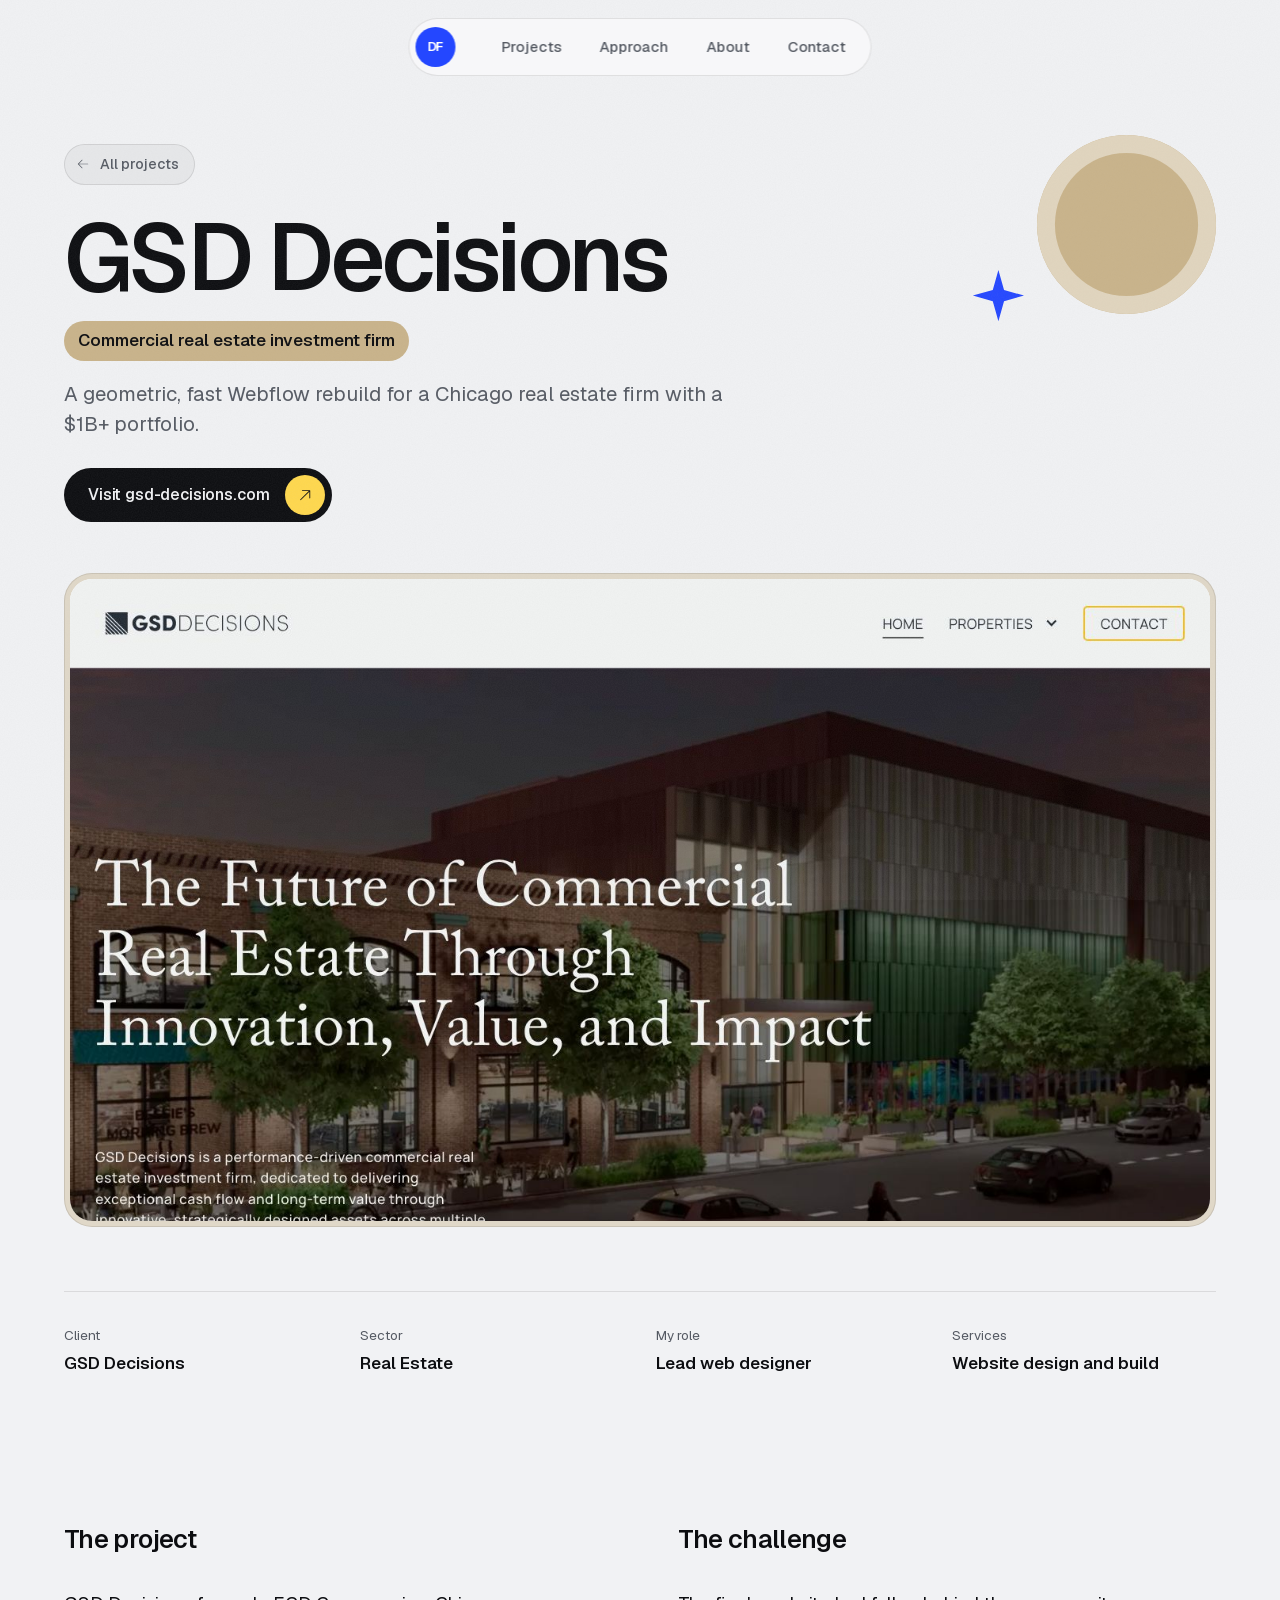
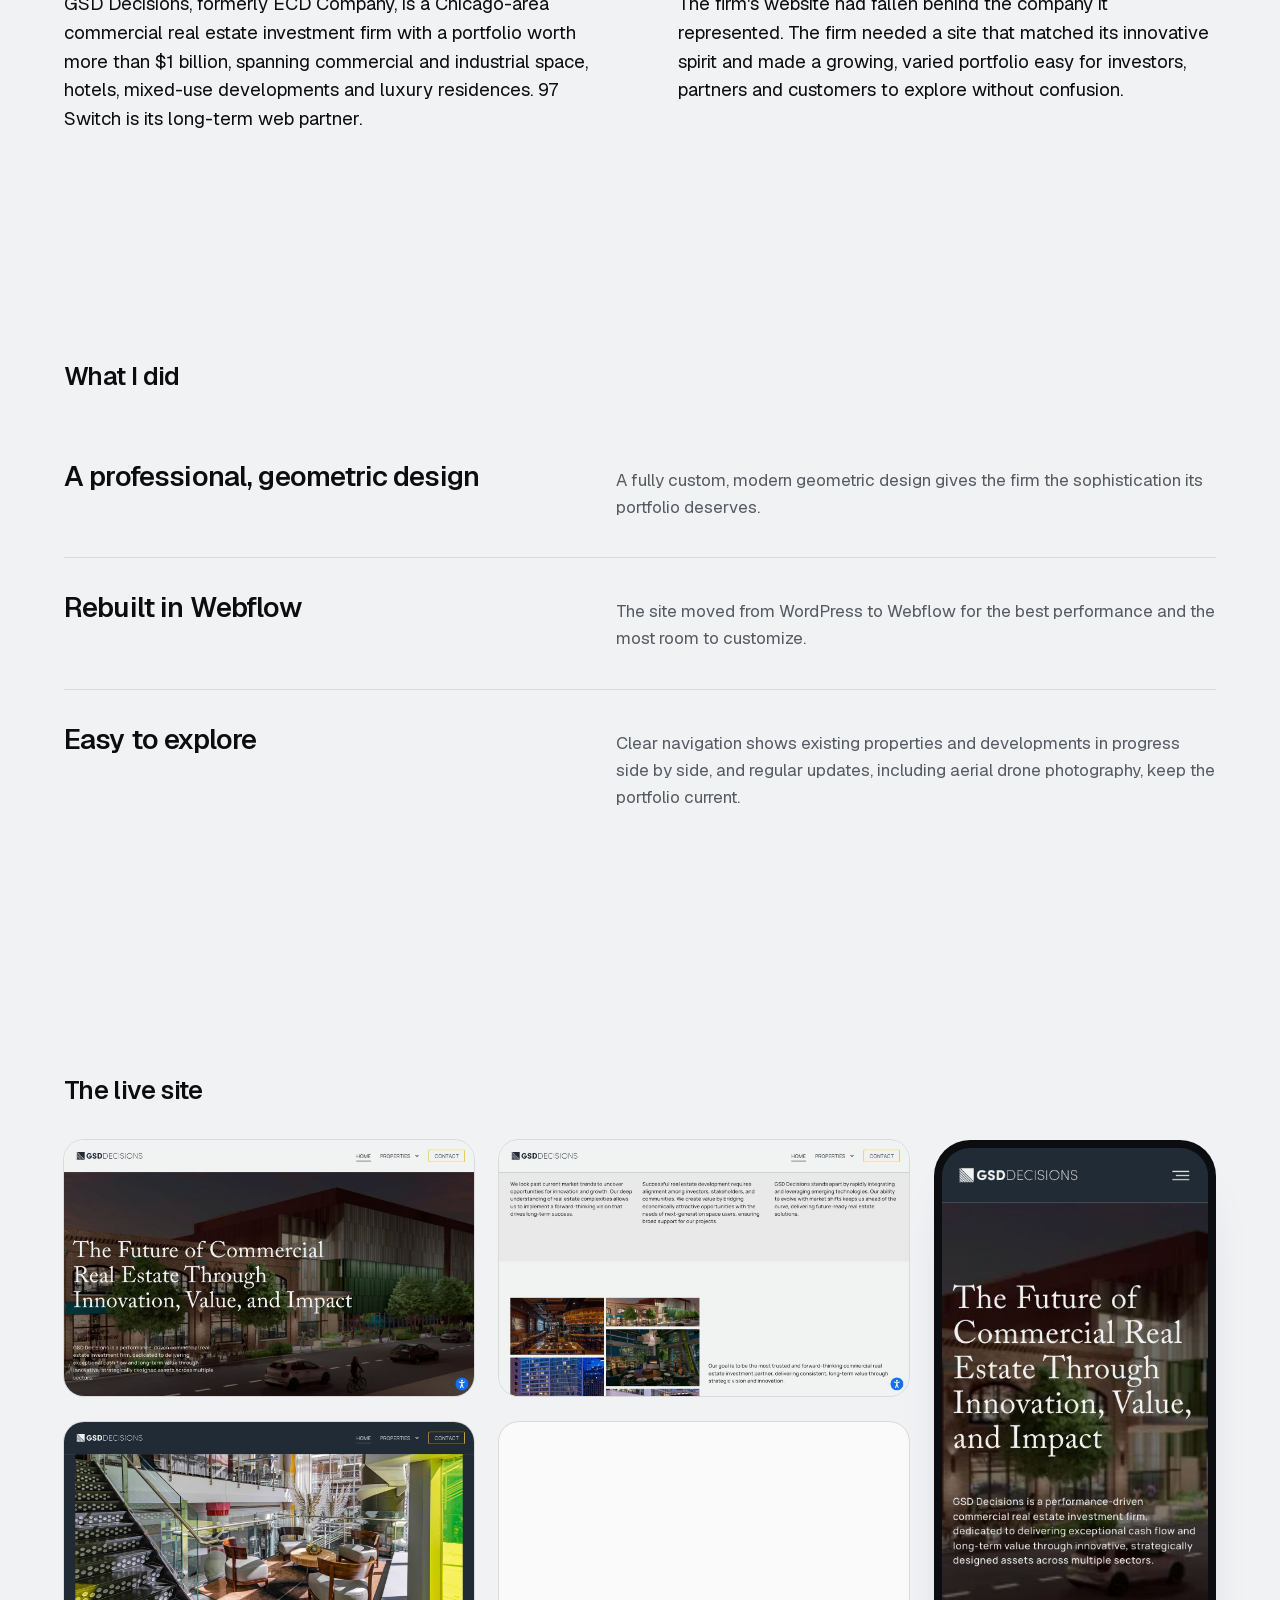
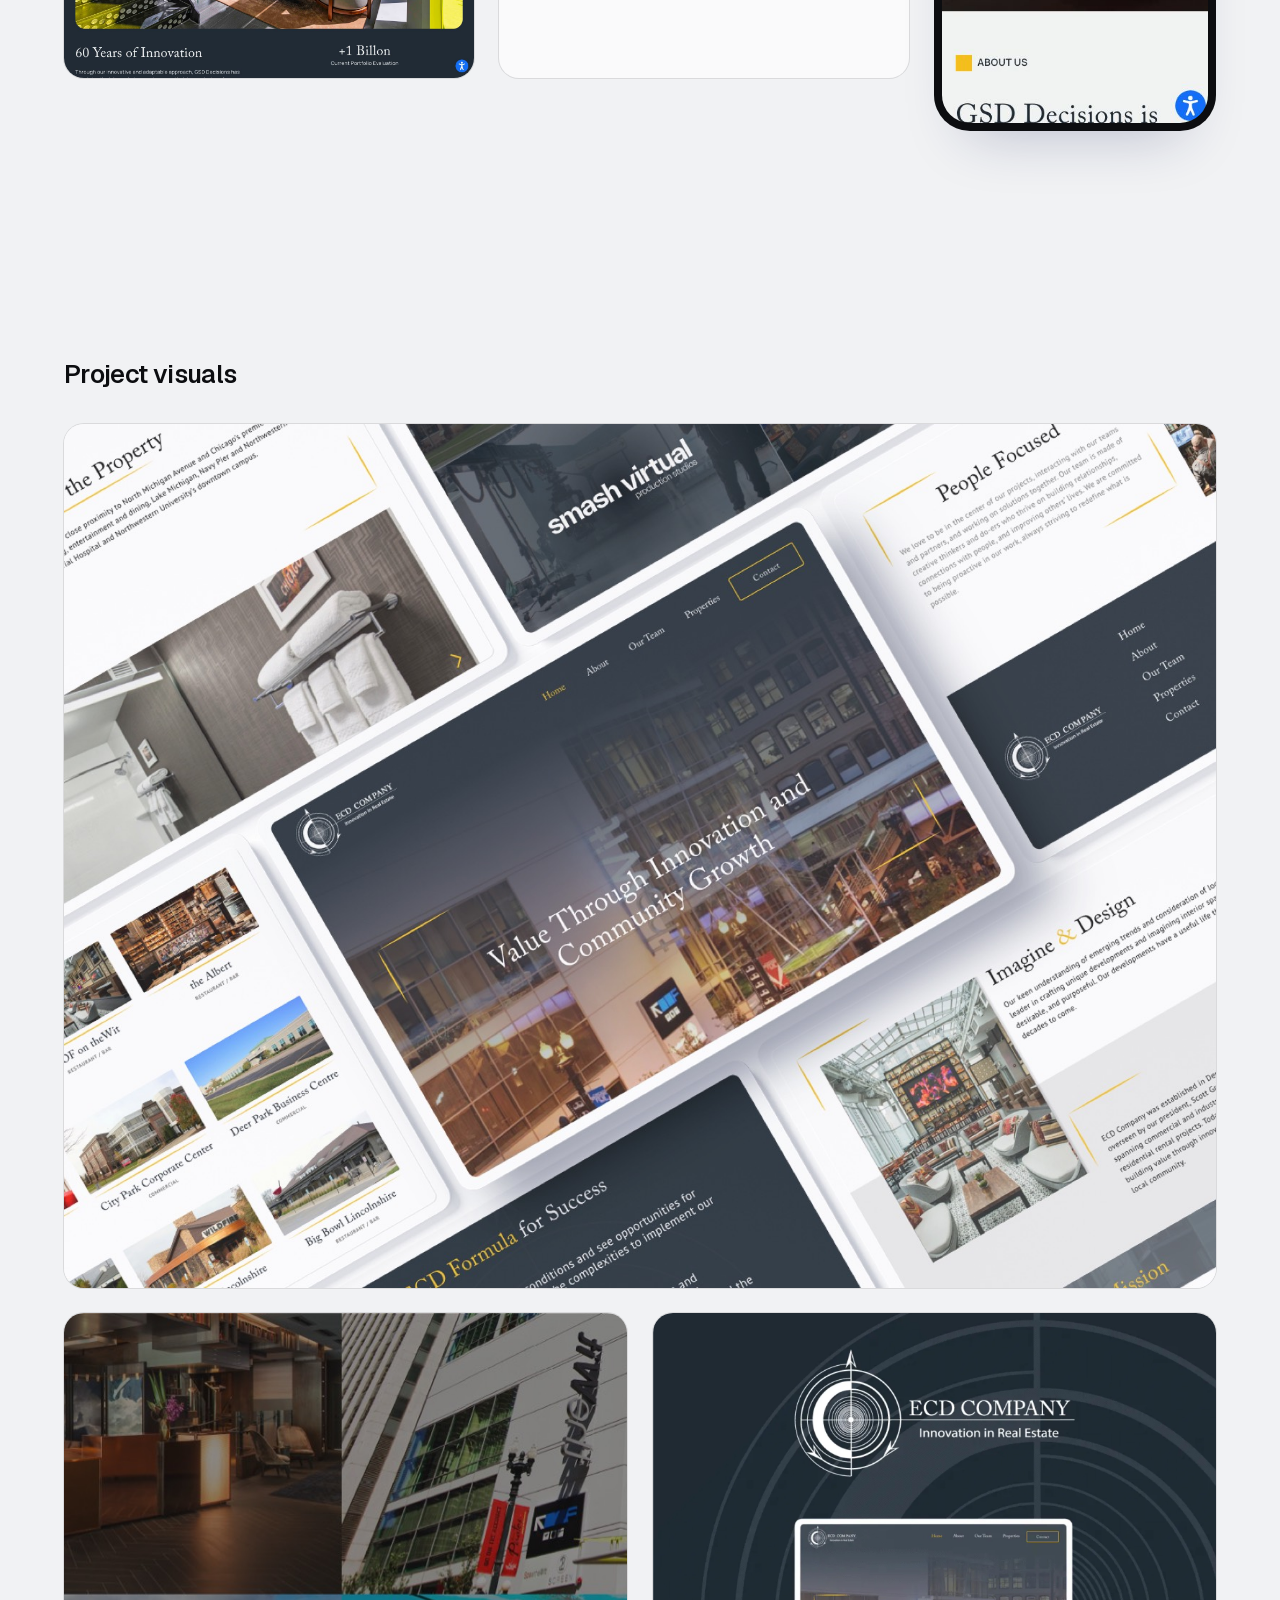
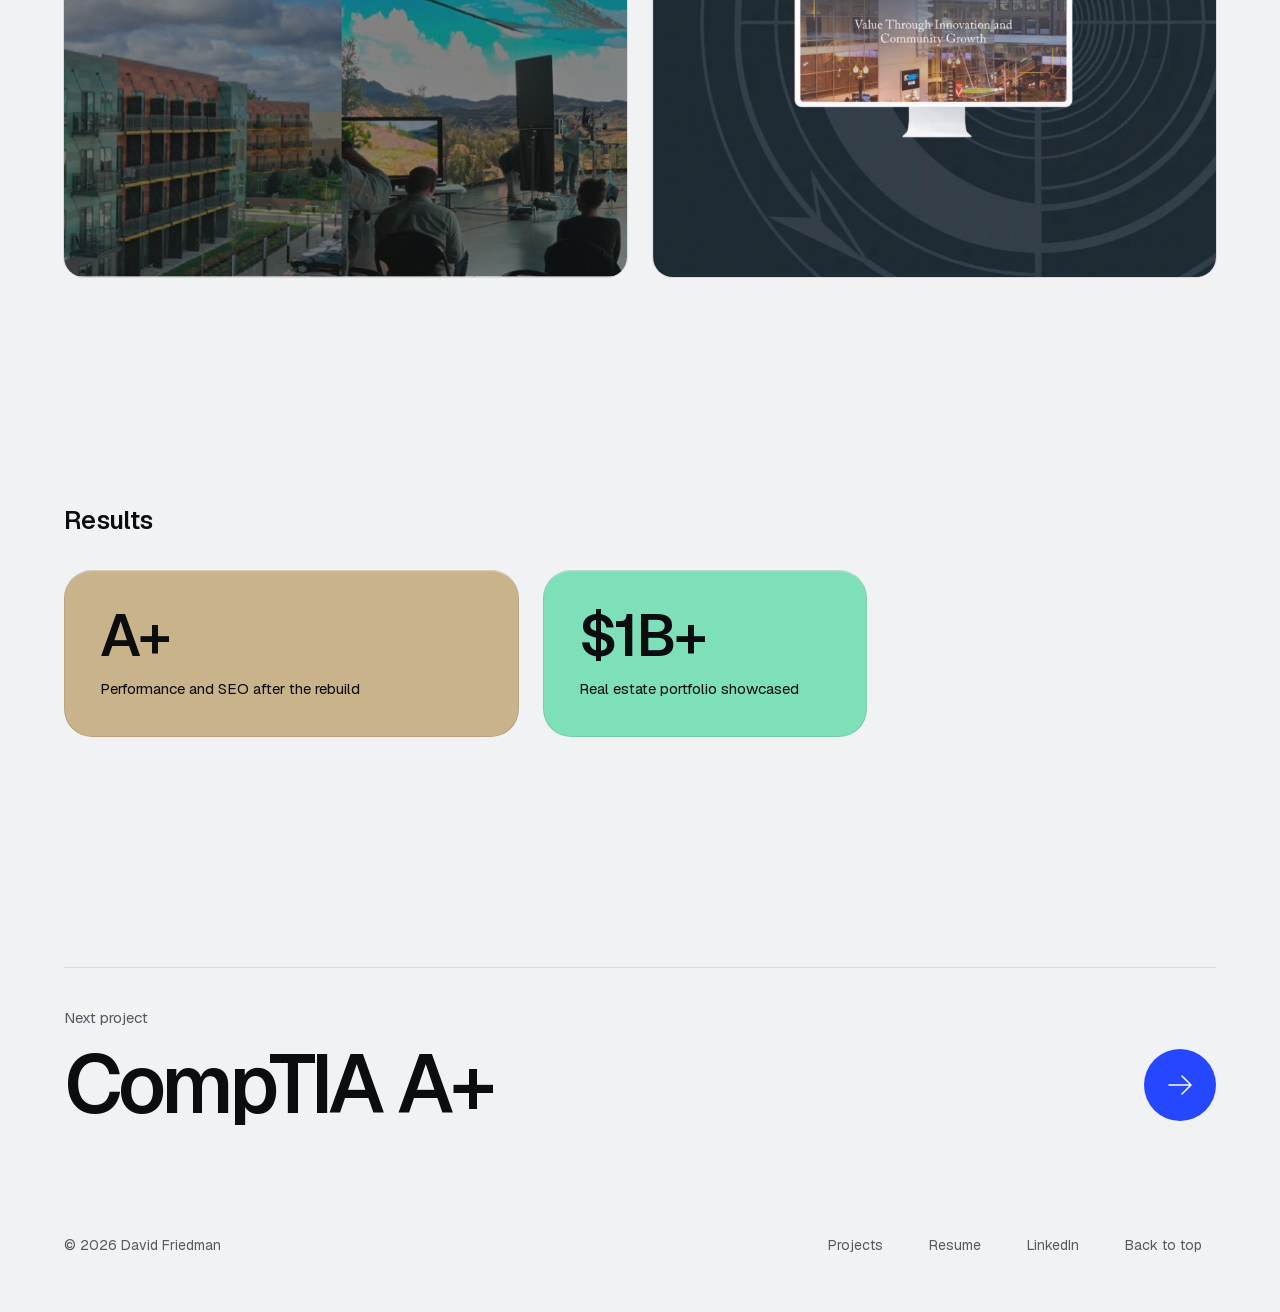
<file: projects/ecd-company.html>
<!doctype html>
<html lang="en">
<head>
<meta charset="utf-8">
<meta name="viewport" content="width=device-width, initial-scale=1">
<title>GSD Decisions website case study | David Friedman</title>
<meta name="description" content="A geometric, fast Webflow rebuild for a Chicago real estate firm with a $1B+ portfolio. Real Estate website case study by David Friedman, lead web designer at 97 Switch.">
<link rel="canonical" href="https://davidbenjaminfriedman.com/projects/ecd-company">
<meta name="author" content="David Friedman">
<meta name="google-site-verification" content="6OicQnqHjsJPrgaq51buBfql6UHuRXyiXFmhLPpCuVk">
<meta name="robots" content="index, follow, max-image-preview:large">
<meta name="theme-color" content="#f1f2f4" media="(prefers-color-scheme: light)">
<meta name="theme-color" content="#0b0c0f" media="(prefers-color-scheme: dark)">
<meta property="og:title" content="GSD Decisions website case study | David Friedman">
<meta property="og:description" content="A geometric, fast Webflow rebuild for a Chicago real estate firm with a $1B+ portfolio. Real Estate website case study by David Friedman, lead web designer at 97 Switch.">
<meta property="og:type" content="article">
<meta property="og:site_name" content="David Friedman">
<meta property="og:url" content="https://davidbenjaminfriedman.com/projects/ecd-company">
<meta property="og:image" content="https://davidbenjaminfriedman.com/assets/gsd-decisions.jpg">
<meta property="og:image:alt" content="GSD Decisions website homepage">
<meta name="twitter:card" content="summary_large_image">
<meta name="twitter:title" content="GSD Decisions website case study | David Friedman">
<meta name="twitter:description" content="A geometric, fast Webflow rebuild for a Chicago real estate firm with a $1B+ portfolio. Real Estate website case study by David Friedman, lead web designer at 97 Switch.">
<meta name="twitter:image" content="https://davidbenjaminfriedman.com/assets/gsd-decisions.jpg">
<script type="application/ld+json">{"@context":"https://schema.org","@graph":[{"@type":"BreadcrumbList","itemListElement":[{"@type":"ListItem","position":1,"name":"David Friedman","item":"https://davidbenjaminfriedman.com/"},{"@type":"ListItem","position":2,"name":"Projects","item":"https://davidbenjaminfriedman.com/projects"},{"@type":"ListItem","position":3,"name":"GSD Decisions","item":"https://davidbenjaminfriedman.com/projects/ecd-company"}]},{"@type":"CreativeWork","@id":"https://davidbenjaminfriedman.com/projects/ecd-company#case-study","name":"GSD Decisions website case study","description":"A geometric, fast Webflow rebuild for a Chicago real estate firm with a $1B+ portfolio. Real Estate website case study by David Friedman, lead web designer at 97 Switch.","url":"https://davidbenjaminfriedman.com/projects/ecd-company","author":{"@id":"https://davidbenjaminfriedman.com/#person"},"about":"Commercial real estate investment firm","genre":"Real Estate","image":"https://davidbenjaminfriedman.com/assets/gsd-decisions.jpg"},{"@type":"Person","@id":"https://davidbenjaminfriedman.com/#person","name":"David Friedman","url":"https://davidbenjaminfriedman.com/","image":"https://davidbenjaminfriedman.com/assets/glasses.jpg","jobTitle":"Lead Web Designer","description":"Lead web designer and Webflow and WordPress developer at 97 Switch, a Chicago digital agency. Designs, builds and maintains websites and builds AI-assisted workflows with Claude Code.","worksFor":{"@type":"Organization","name":"97 Switch","url":"https://97switch.com"},"alumniOf":{"@type":"CollegeOrUniversity","name":"University of Florida"},"homeLocation":{"@type":"Place","address":{"@type":"PostalAddress","addressLocality":"Tampa","addressRegion":"FL","addressCountry":"US"}},"knowsAbout":["Web design","Webflow","WordPress","UX design","UI design","Figma","Design systems","Information architecture","CMS development","SEO","Answer engine optimization","Web accessibility","QA testing","Claude Code","AI workflow design","Hospitality websites","Real estate websites","Technology websites","Client management"],"sameAs":["https://www.linkedin.com/in/david-b-friedman"]}]}</script>
<link rel="icon" href="/favicon.svg" type="image/svg+xml">
<link rel="icon" href="/favicon.ico" sizes="32x32">
<link rel="apple-touch-icon" href="/apple-touch-icon.png">
<link rel="manifest" href="/site.webmanifest">
<link rel="stylesheet" href="/styles.css">
<script>document.documentElement.classList.add('js')</script>
</head>
<body>
<a class="skip" href="#top">Skip to content</a>

<header class="nav">
  <a class="nav__logo" href="/" aria-label="David Friedman, home">DF</a>
  <nav class="nav__links" aria-label="Primary">
    <a href="/projects">Projects</a>
    <a href="/#approach">Approach</a>
    <a href="/#about">About</a>
    <a href="/#contact">Contact</a>
  </nav>
</header>

<main id="top" class="proj" style="--pc:#c9b38a">
<section class="wrap ph">
  <a class="back" href="/projects"><svg class="ico" aria-hidden="true" focusable="false" xmlns="http://www.w3.org/2000/svg" viewBox="0 0 256 256" fill="currentColor"><path d="M222,128a6,6,0,0,1-6,6H54.49l61.75,61.76a6,6,0,1,1-8.48,8.48l-72-72a6,6,0,0,1,0-8.48l72-72a6,6,0,0,1,8.48,8.48L54.49,122H216A6,6,0,0,1,222,128Z"/></svg><span>All projects</span></a>
  <h1 data-r>GSD Decisions</h1>
  <p class="ph__kind" data-r style="--d:.06s">Commercial real estate investment firm</p>
  <p class="ph__sum" data-r style="--d:.12s">A geometric, fast Webflow rebuild for a Chicago real estate firm with a $1B+ portfolio.</p>
  <div class="ph__cta" data-r style="--d:.18s"><a class="btn btn--solid" href="https://www.gsd-decisions.com" target="_blank" rel="noopener"><span>Visit gsd-decisions.com</span><span class="btn__ico"><svg class="ico" aria-hidden="true" focusable="false" xmlns="http://www.w3.org/2000/svg" viewBox="0 0 256 256" fill="currentColor"><path d="M198,64V168a6,6,0,0,1-12,0V78.48L68.24,196.24a6,6,0,0,1-8.48-8.48L177.52,70H88a6,6,0,0,1,0-12H192A6,6,0,0,1,198,64Z"/></svg></span></a></div>
</section>
<section class="wrap pshot" data-r><div class="shell"><div class="core"><img src="/assets/gsd-decisions.jpg" alt="GSD Decisions website homepage" width="1440" height="900"></div></div></section>
<section class="wrap"><dl class="facts"><div><dt>Client</dt><dd>GSD Decisions</dd></div><div><dt>Sector</dt><dd>Real Estate</dd></div><div><dt>My role</dt><dd>Lead web designer</dd></div><div><dt>Services</dt><dd>Website design and build</dd></div></dl></section>
<section class="band"><div class="wrap pcols">
  <div data-r><h2 class="h-sec">The project</h2><p class="lead">GSD Decisions, formerly ECD Company, is a Chicago-area commercial real estate investment firm with a portfolio worth more than $1 billion, spanning commercial and industrial space, hotels, mixed-use developments and luxury residences. 97 Switch is its long-term web partner.</p></div>
  <div data-r style="--d:.08s"><h2 class="h-sec">The challenge</h2><p class="lead">The firm&#x27;s website had fallen behind the company it represented. The firm needed a site that matched its innovative spirit and made a growing, varied portfolio easy for investors, partners and customers to explore without confusion.</p></div>
</div></section>
<section class="band"><div class="wrap">
  <h2 class="h-sec">What I did</h2>
  <ul class="did"><li data-r><h3>A professional, geometric design</h3><p>A fully custom, modern geometric design gives the firm the sophistication its portfolio deserves.</p></li><li data-r><h3>Rebuilt in Webflow</h3><p>The site moved from WordPress to Webflow for the best performance and the most room to customize.</p></li><li data-r><h3>Easy to explore</h3><p>Clear navigation shows existing properties and developments in progress side by side, and regular updates, including aerial drone photography, keep the portfolio current.</p></li></ul>
</div></section>
<section class="band"><div class="wrap"><h2 class="h-sec">The live site</h2><div class="gal gal--live"><div class="gal__desk"><figure data-r><img src="/assets/ecd-company-d0.jpg" alt="GSD Decisions website, view 1" width="1440" height="900" loading="lazy" decoding="async"></figure><figure data-r><img src="/assets/ecd-company-d1.jpg" alt="GSD Decisions website, view 2" width="1440" height="900" loading="lazy" decoding="async"></figure><figure data-r><img src="/assets/ecd-company-d2.jpg" alt="GSD Decisions website, view 3" width="1440" height="900" loading="lazy" decoding="async"></figure><figure data-r><img src="/assets/ecd-company-d3.jpg" alt="GSD Decisions website, view 4" width="1440" height="900" loading="lazy" decoding="async"></figure></div><figure class="phone" data-r><div class="phone__in"><img src="/assets/ecd-company-m0.jpg" alt="GSD Decisions on a phone" width="390" height="844" loading="lazy" decoding="async"></div></figure></div></div></section>
<section class="band"><div class="wrap"><h2 class="h-sec">Project visuals</h2><div class="gal gal--proj"><figure data-r><img src="/assets/ecd-company-g0.jpg" alt="GSD Decisions design, image 1" width="1600" height="1200" loading="lazy" decoding="async"></figure><figure data-r><img src="/assets/ecd-company-g1.jpg" alt="GSD Decisions design, image 2" width="1600" height="606" loading="lazy" decoding="async"></figure><figure data-r><img src="/assets/ecd-company-g2.jpg" alt="GSD Decisions design, image 3" width="1600" height="1600" loading="lazy" decoding="async"></figure></div></div></section>

<section class="band"><div class="wrap"><h2 class="h-sec">Results</h2><ul class="results"><li data-r><b>A+</b><span>Performance and SEO after the rebuild</span></li><li data-r><b>$1B+</b><span>Real estate portfolio showcased</span></li></ul></div></section>
<section class="band band--end"><div class="wrap">
  <a class="pnext" href="/projects/comptia-a-plus">
    <span class="pnext__lbl">Next project</span>
    <span class="pnext__row"><span class="pnext__name">CompTIA A+</span><span class="btn__ico btn__ico--lg"><svg class="ico" aria-hidden="true" focusable="false" xmlns="http://www.w3.org/2000/svg" viewBox="0 0 256 256" fill="currentColor"><path d="M220.24,132.24l-72,72a6,6,0,0,1-8.48-8.48L201.51,134H40a6,6,0,0,1,0-12H201.51L139.76,60.24a6,6,0,0,1,8.48-8.48l72,72A6,6,0,0,1,220.24,132.24Z"/></svg></span></span>
  </a>
</div></section>
</main>

<footer class="foot">
  <span>© 2026 David Friedman</span>
  <nav aria-label="Footer">
    <a href="/projects">Projects</a>
    <a href="/assets/David-Friedman-Resume.pdf" target="_blank" rel="noopener">Resume</a>
    <a href="https://www.linkedin.com/in/david-b-friedman" target="_blank" rel="noopener">LinkedIn</a>
    <a href="#top">Back to top</a>
  </nav>
</footer>

<script src="/main.js"></script>
</body>
</html>
</file>
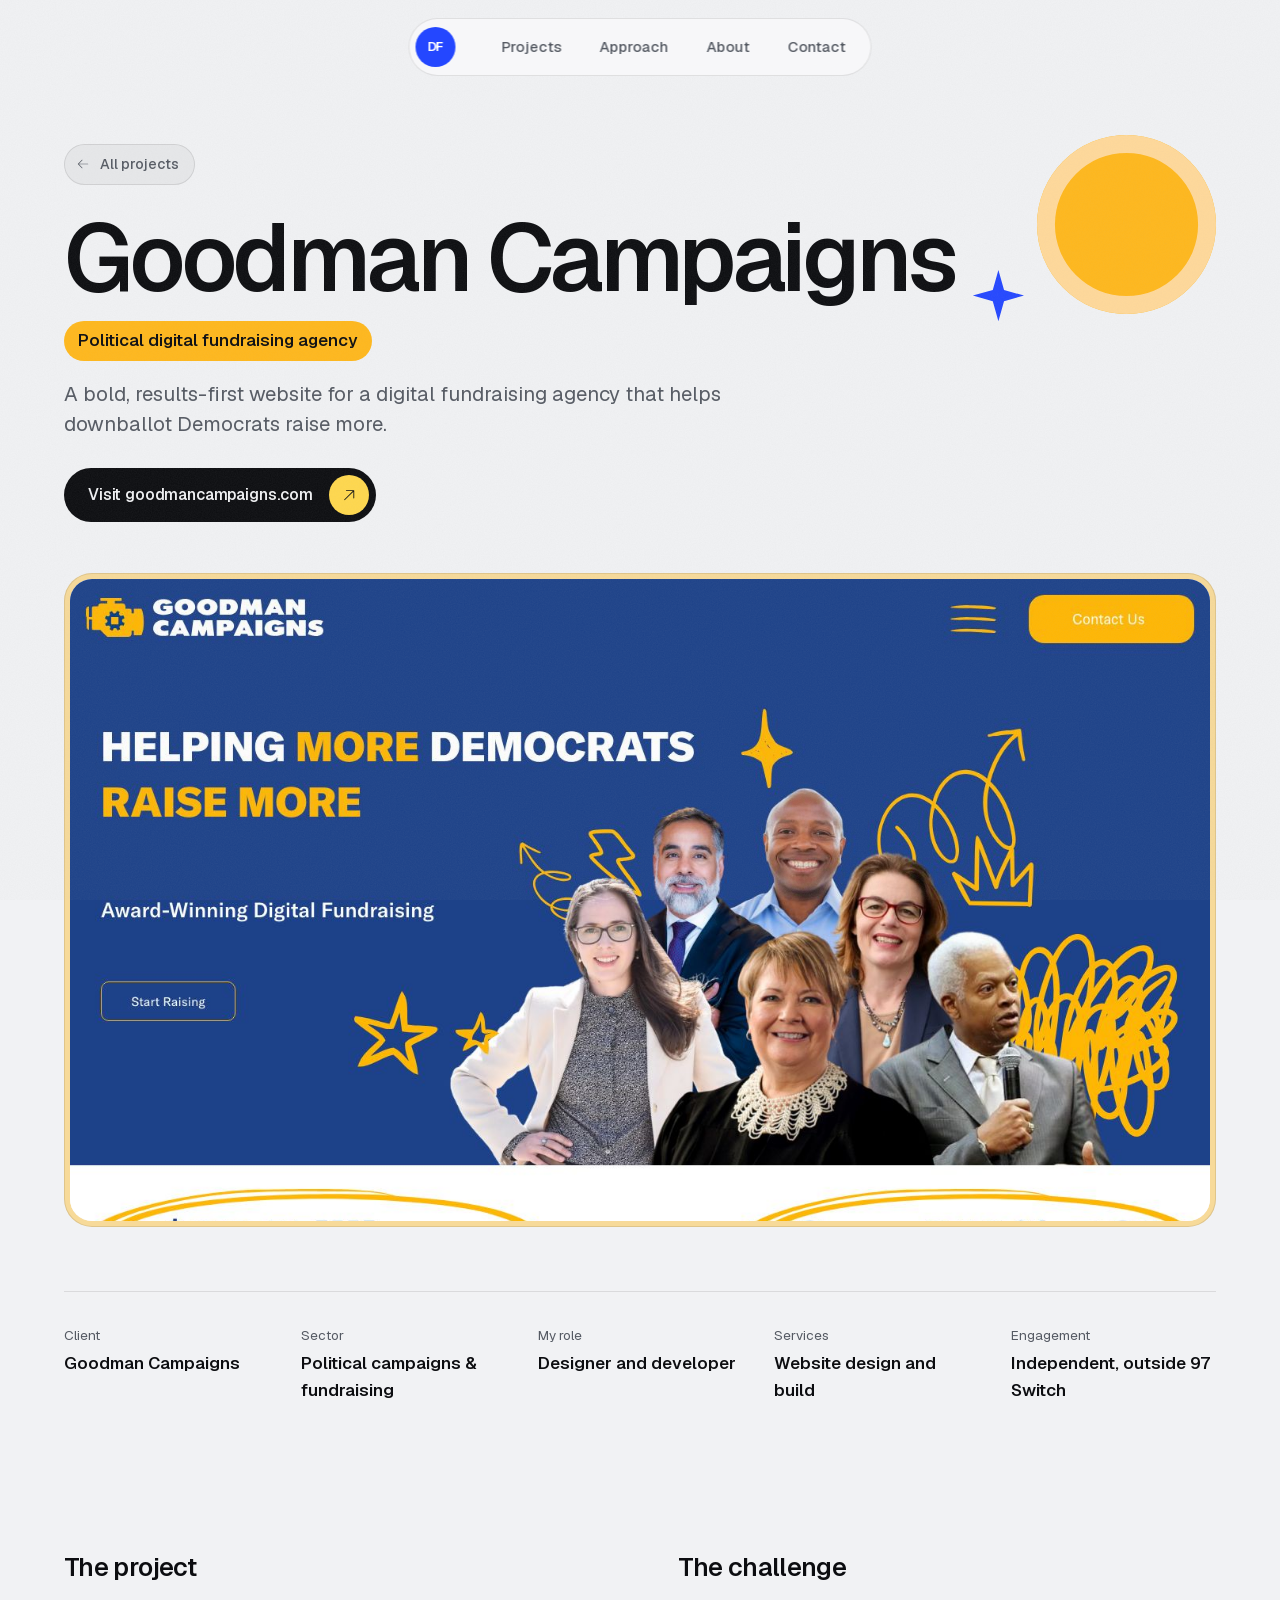
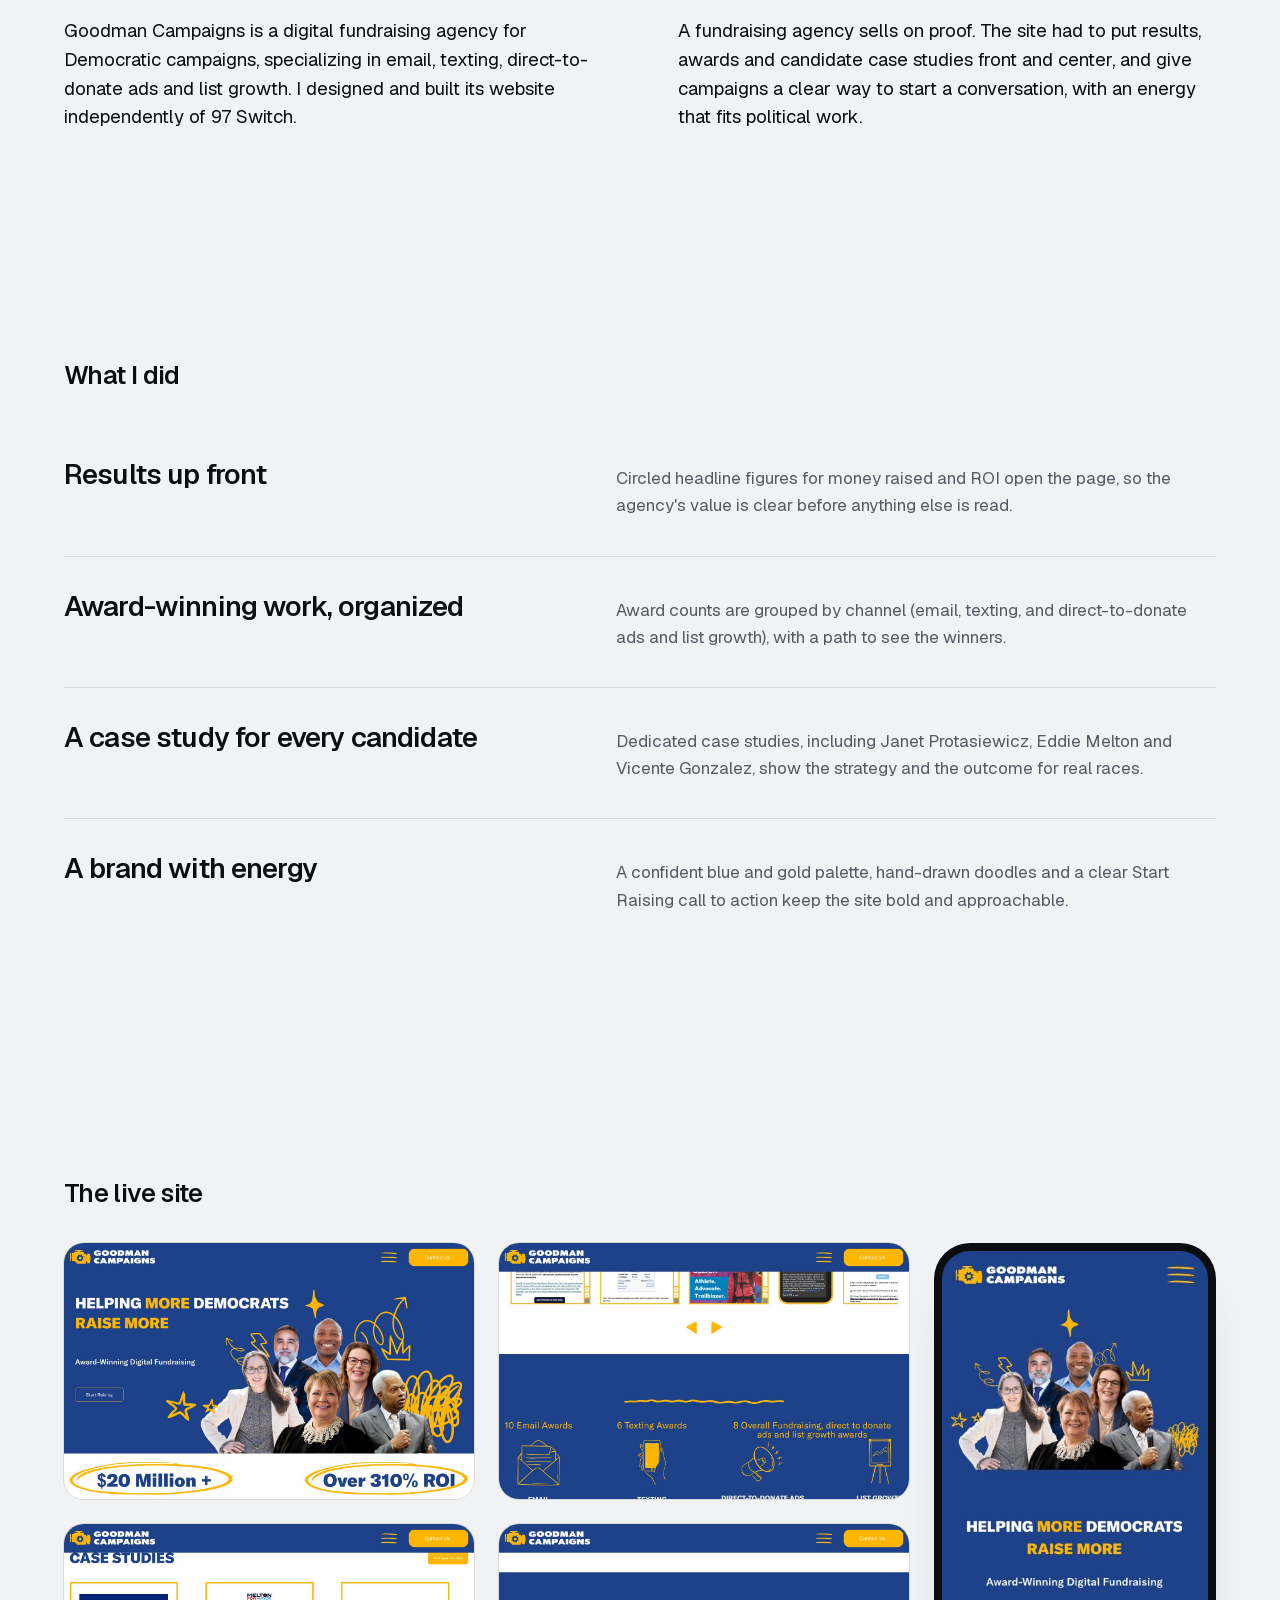
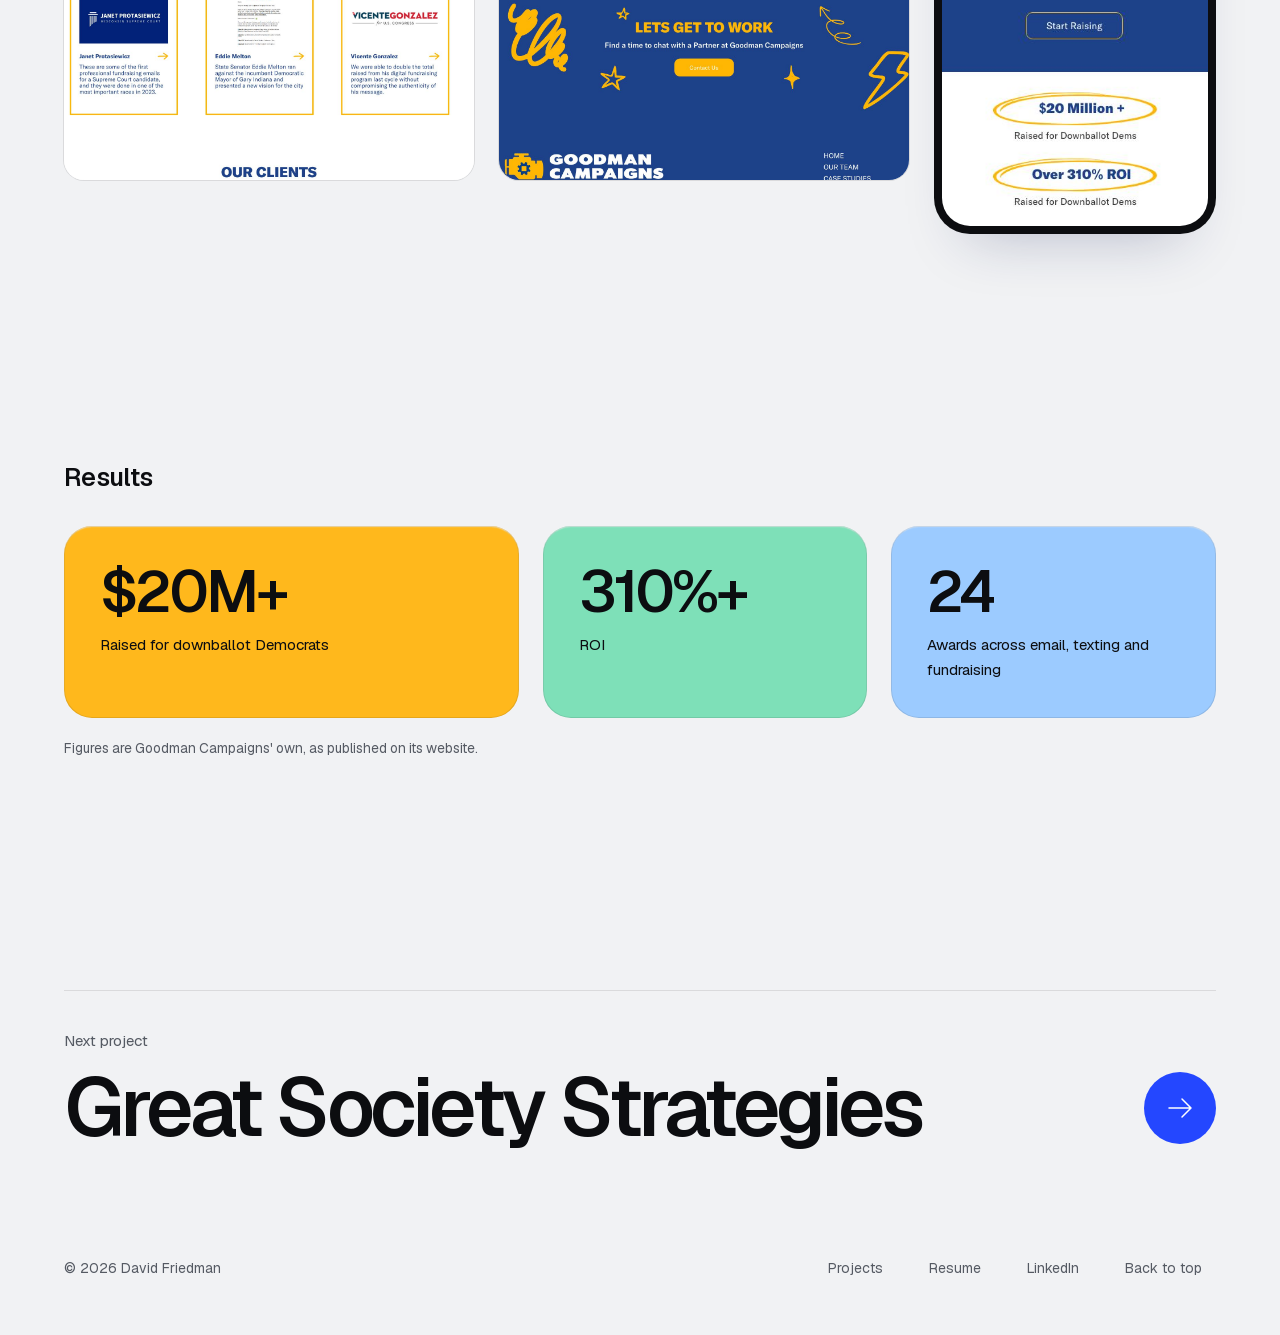
<file: projects/goodman-campaigns.html>
<!doctype html>
<html lang="en">
<head>
<meta charset="utf-8">
<meta name="viewport" content="width=device-width, initial-scale=1">
<title>Goodman Campaigns website case study | David Friedman</title>
<meta name="description" content="A bold, results-first website for a digital fundraising agency that helps downballot Democrats raise more. Political campaigns &amp; fundraising website case study by David Friedman, web designer.">
<link rel="canonical" href="https://davidbenjaminfriedman.com/projects/goodman-campaigns">
<meta name="author" content="David Friedman">
<meta name="google-site-verification" content="6OicQnqHjsJPrgaq51buBfql6UHuRXyiXFmhLPpCuVk">
<meta name="robots" content="index, follow, max-image-preview:large">
<meta name="theme-color" content="#f1f2f4" media="(prefers-color-scheme: light)">
<meta name="theme-color" content="#0b0c0f" media="(prefers-color-scheme: dark)">
<meta property="og:title" content="Goodman Campaigns website case study | David Friedman">
<meta property="og:description" content="A bold, results-first website for a digital fundraising agency that helps downballot Democrats raise more. Political campaigns &amp; fundraising website case study by David Friedman, web designer.">
<meta property="og:type" content="article">
<meta property="og:site_name" content="David Friedman">
<meta property="og:url" content="https://davidbenjaminfriedman.com/projects/goodman-campaigns">
<meta property="og:image" content="https://davidbenjaminfriedman.com/assets/goodman-campaigns.jpg">
<meta property="og:image:alt" content="Goodman Campaigns homepage with the headline Helping More Democrats Raise More beside a group of candidates">
<meta name="twitter:card" content="summary_large_image">
<meta name="twitter:title" content="Goodman Campaigns website case study | David Friedman">
<meta name="twitter:description" content="A bold, results-first website for a digital fundraising agency that helps downballot Democrats raise more. Political campaigns &amp; fundraising website case study by David Friedman, web designer.">
<meta name="twitter:image" content="https://davidbenjaminfriedman.com/assets/goodman-campaigns.jpg">
<script type="application/ld+json">{"@context":"https://schema.org","@graph":[{"@type":"BreadcrumbList","itemListElement":[{"@type":"ListItem","position":1,"name":"David Friedman","item":"https://davidbenjaminfriedman.com/"},{"@type":"ListItem","position":2,"name":"Projects","item":"https://davidbenjaminfriedman.com/projects"},{"@type":"ListItem","position":3,"name":"Goodman Campaigns","item":"https://davidbenjaminfriedman.com/projects/goodman-campaigns"}]},{"@type":"CreativeWork","@id":"https://davidbenjaminfriedman.com/projects/goodman-campaigns#case-study","name":"Goodman Campaigns website case study","description":"A bold, results-first website for a digital fundraising agency that helps downballot Democrats raise more. Political campaigns & fundraising website case study by David Friedman, web designer.","url":"https://davidbenjaminfriedman.com/projects/goodman-campaigns","author":{"@id":"https://davidbenjaminfriedman.com/#person"},"about":"Political digital fundraising agency","genre":"Political campaigns & fundraising","image":"https://davidbenjaminfriedman.com/assets/goodman-campaigns.jpg"},{"@type":"Person","@id":"https://davidbenjaminfriedman.com/#person","name":"David Friedman","url":"https://davidbenjaminfriedman.com/","image":"https://davidbenjaminfriedman.com/assets/glasses.jpg","jobTitle":"Lead Web Designer","description":"Lead web designer and Webflow and WordPress developer at 97 Switch, a Chicago digital agency. Designs, builds and maintains websites and builds AI-assisted workflows with Claude Code.","worksFor":{"@type":"Organization","name":"97 Switch","url":"https://97switch.com"},"alumniOf":{"@type":"CollegeOrUniversity","name":"University of Florida"},"homeLocation":{"@type":"Place","address":{"@type":"PostalAddress","addressLocality":"Tampa","addressRegion":"FL","addressCountry":"US"}},"knowsAbout":["Web design","Webflow","WordPress","UX design","UI design","Figma","Design systems","Information architecture","CMS development","SEO","Answer engine optimization","Web accessibility","QA testing","Claude Code","AI workflow design","Hospitality websites","Real estate websites","Technology websites","Client management"],"sameAs":["https://www.linkedin.com/in/david-b-friedman"]}]}</script>
<link rel="icon" href="/favicon.svg" type="image/svg+xml">
<link rel="icon" href="/favicon.ico" sizes="32x32">
<link rel="apple-touch-icon" href="/apple-touch-icon.png">
<link rel="manifest" href="/site.webmanifest">
<link rel="stylesheet" href="/styles.css">
<script>document.documentElement.classList.add('js')</script>
</head>
<body>
<a class="skip" href="#top">Skip to content</a>

<header class="nav">
  <a class="nav__logo" href="/" aria-label="David Friedman, home">DF</a>
  <nav class="nav__links" aria-label="Primary">
    <a href="/projects">Projects</a>
    <a href="/#approach">Approach</a>
    <a href="/#about">About</a>
    <a href="/#contact">Contact</a>
  </nav>
</header>

<main id="top" class="proj" style="--pc:#ffb81c">
<section class="wrap ph">
  <a class="back" href="/projects"><svg class="ico" aria-hidden="true" focusable="false" xmlns="http://www.w3.org/2000/svg" viewBox="0 0 256 256" fill="currentColor"><path d="M222,128a6,6,0,0,1-6,6H54.49l61.75,61.76a6,6,0,1,1-8.48,8.48l-72-72a6,6,0,0,1,0-8.48l72-72a6,6,0,0,1,8.48,8.48L54.49,122H216A6,6,0,0,1,222,128Z"/></svg><span>All projects</span></a>
  <h1 data-r>Goodman Campaigns</h1>
  <p class="ph__kind" data-r style="--d:.06s">Political digital fundraising agency</p>
  <p class="ph__sum" data-r style="--d:.12s">A bold, results-first website for a digital fundraising agency that helps downballot Democrats raise more.</p>
  <div class="ph__cta" data-r style="--d:.18s"><a class="btn btn--solid" href="https://www.goodmancampaigns.com/" target="_blank" rel="noopener"><span>Visit goodmancampaigns.com</span><span class="btn__ico"><svg class="ico" aria-hidden="true" focusable="false" xmlns="http://www.w3.org/2000/svg" viewBox="0 0 256 256" fill="currentColor"><path d="M198,64V168a6,6,0,0,1-12,0V78.48L68.24,196.24a6,6,0,0,1-8.48-8.48L177.52,70H88a6,6,0,0,1,0-12H192A6,6,0,0,1,198,64Z"/></svg></span></a></div>
</section>
<section class="wrap pshot" data-r><div class="shell"><div class="core"><img src="/assets/goodman-campaigns.jpg" alt="Goodman Campaigns homepage with the headline Helping More Democrats Raise More beside a group of candidates" width="1440" height="900"></div></div></section>
<section class="wrap"><dl class="facts"><div><dt>Client</dt><dd>Goodman Campaigns</dd></div><div><dt>Sector</dt><dd>Political campaigns &amp; fundraising</dd></div><div><dt>My role</dt><dd>Designer and developer</dd></div><div><dt>Services</dt><dd>Website design and build</dd></div><div><dt>Engagement</dt><dd>Independent, outside 97 Switch</dd></div></dl></section>
<section class="band"><div class="wrap pcols">
  <div data-r><h2 class="h-sec">The project</h2><p class="lead">Goodman Campaigns is a digital fundraising agency for Democratic campaigns, specializing in email, texting, direct-to-donate ads and list growth. I designed and built its website independently of 97 Switch.</p></div>
  <div data-r style="--d:.08s"><h2 class="h-sec">The challenge</h2><p class="lead">A fundraising agency sells on proof. The site had to put results, awards and candidate case studies front and center, and give campaigns a clear way to start a conversation, with an energy that fits political work.</p></div>
</div></section>
<section class="band"><div class="wrap">
  <h2 class="h-sec">What I did</h2>
  <ul class="did"><li data-r><h3>Results up front</h3><p>Circled headline figures for money raised and ROI open the page, so the agency&#x27;s value is clear before anything else is read.</p></li><li data-r><h3>Award-winning work, organized</h3><p>Award counts are grouped by channel (email, texting, and direct-to-donate ads and list growth), with a path to see the winners.</p></li><li data-r><h3>A case study for every candidate</h3><p>Dedicated case studies, including Janet Protasiewicz, Eddie Melton and Vicente Gonzalez, show the strategy and the outcome for real races.</p></li><li data-r><h3>A brand with energy</h3><p>A confident blue and gold palette, hand-drawn doodles and a clear Start Raising call to action keep the site bold and approachable.</p></li></ul>
</div></section>
<section class="band"><div class="wrap"><h2 class="h-sec">The live site</h2><div class="gal gal--live"><div class="gal__desk"><figure data-r><img src="/assets/goodman-campaigns-d0.jpg" alt="Goodman Campaigns website, view 1" width="1440" height="900" loading="lazy" decoding="async"></figure><figure data-r><img src="/assets/goodman-campaigns-d1.jpg" alt="Goodman Campaigns website, view 2" width="1440" height="900" loading="lazy" decoding="async"></figure><figure data-r><img src="/assets/goodman-campaigns-d2.jpg" alt="Goodman Campaigns website, view 3" width="1440" height="900" loading="lazy" decoding="async"></figure><figure data-r><img src="/assets/goodman-campaigns-d3.jpg" alt="Goodman Campaigns website, view 4" width="1440" height="900" loading="lazy" decoding="async"></figure></div><figure class="phone" data-r><div class="phone__in"><img src="/assets/goodman-campaigns-m0.jpg" alt="Goodman Campaigns on a phone" width="390" height="844" loading="lazy" decoding="async"></div></figure></div></div></section>


<section class="band"><div class="wrap"><h2 class="h-sec">Results</h2><ul class="results"><li data-r><b>$20M+</b><span>Raised for downballot Democrats</span></li><li data-r><b>310%+</b><span>ROI</span></li><li data-r><b>24</b><span>Awards across email, texting and fundraising</span></li></ul><p class="outnote">Figures are Goodman Campaigns&#x27; own, as published on its website.</p></div></section>
<section class="band band--end"><div class="wrap">
  <a class="pnext" href="/projects/great-society-strategies">
    <span class="pnext__lbl">Next project</span>
    <span class="pnext__row"><span class="pnext__name">Great Society Strategies</span><span class="btn__ico btn__ico--lg"><svg class="ico" aria-hidden="true" focusable="false" xmlns="http://www.w3.org/2000/svg" viewBox="0 0 256 256" fill="currentColor"><path d="M220.24,132.24l-72,72a6,6,0,0,1-8.48-8.48L201.51,134H40a6,6,0,0,1,0-12H201.51L139.76,60.24a6,6,0,0,1,8.48-8.48l72,72A6,6,0,0,1,220.24,132.24Z"/></svg></span></span>
  </a>
</div></section>
</main>

<footer class="foot">
  <span>© 2026 David Friedman</span>
  <nav aria-label="Footer">
    <a href="/projects">Projects</a>
    <a href="/assets/David-Friedman-Resume.pdf" target="_blank" rel="noopener">Resume</a>
    <a href="https://www.linkedin.com/in/david-b-friedman" target="_blank" rel="noopener">LinkedIn</a>
    <a href="#top">Back to top</a>
  </nav>
</footer>

<script src="/main.js"></script>
</body>
</html>
</file>
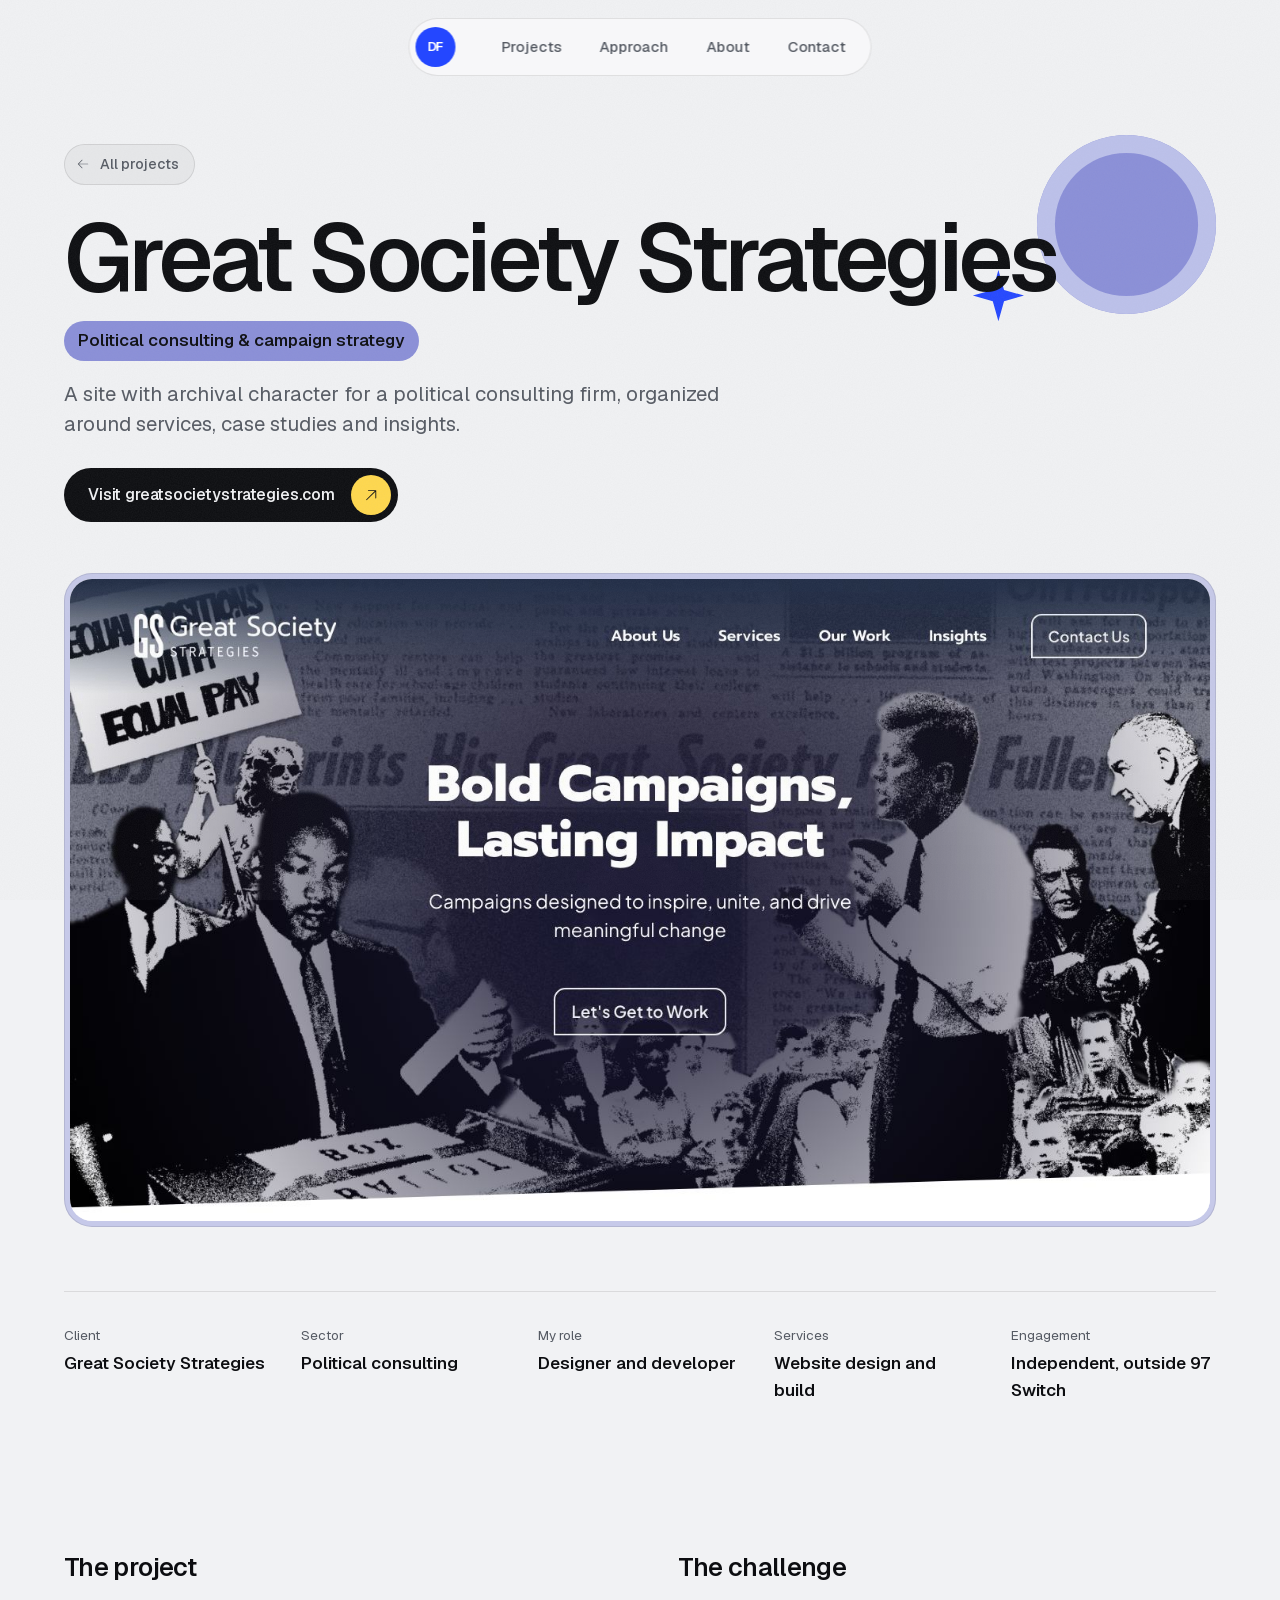
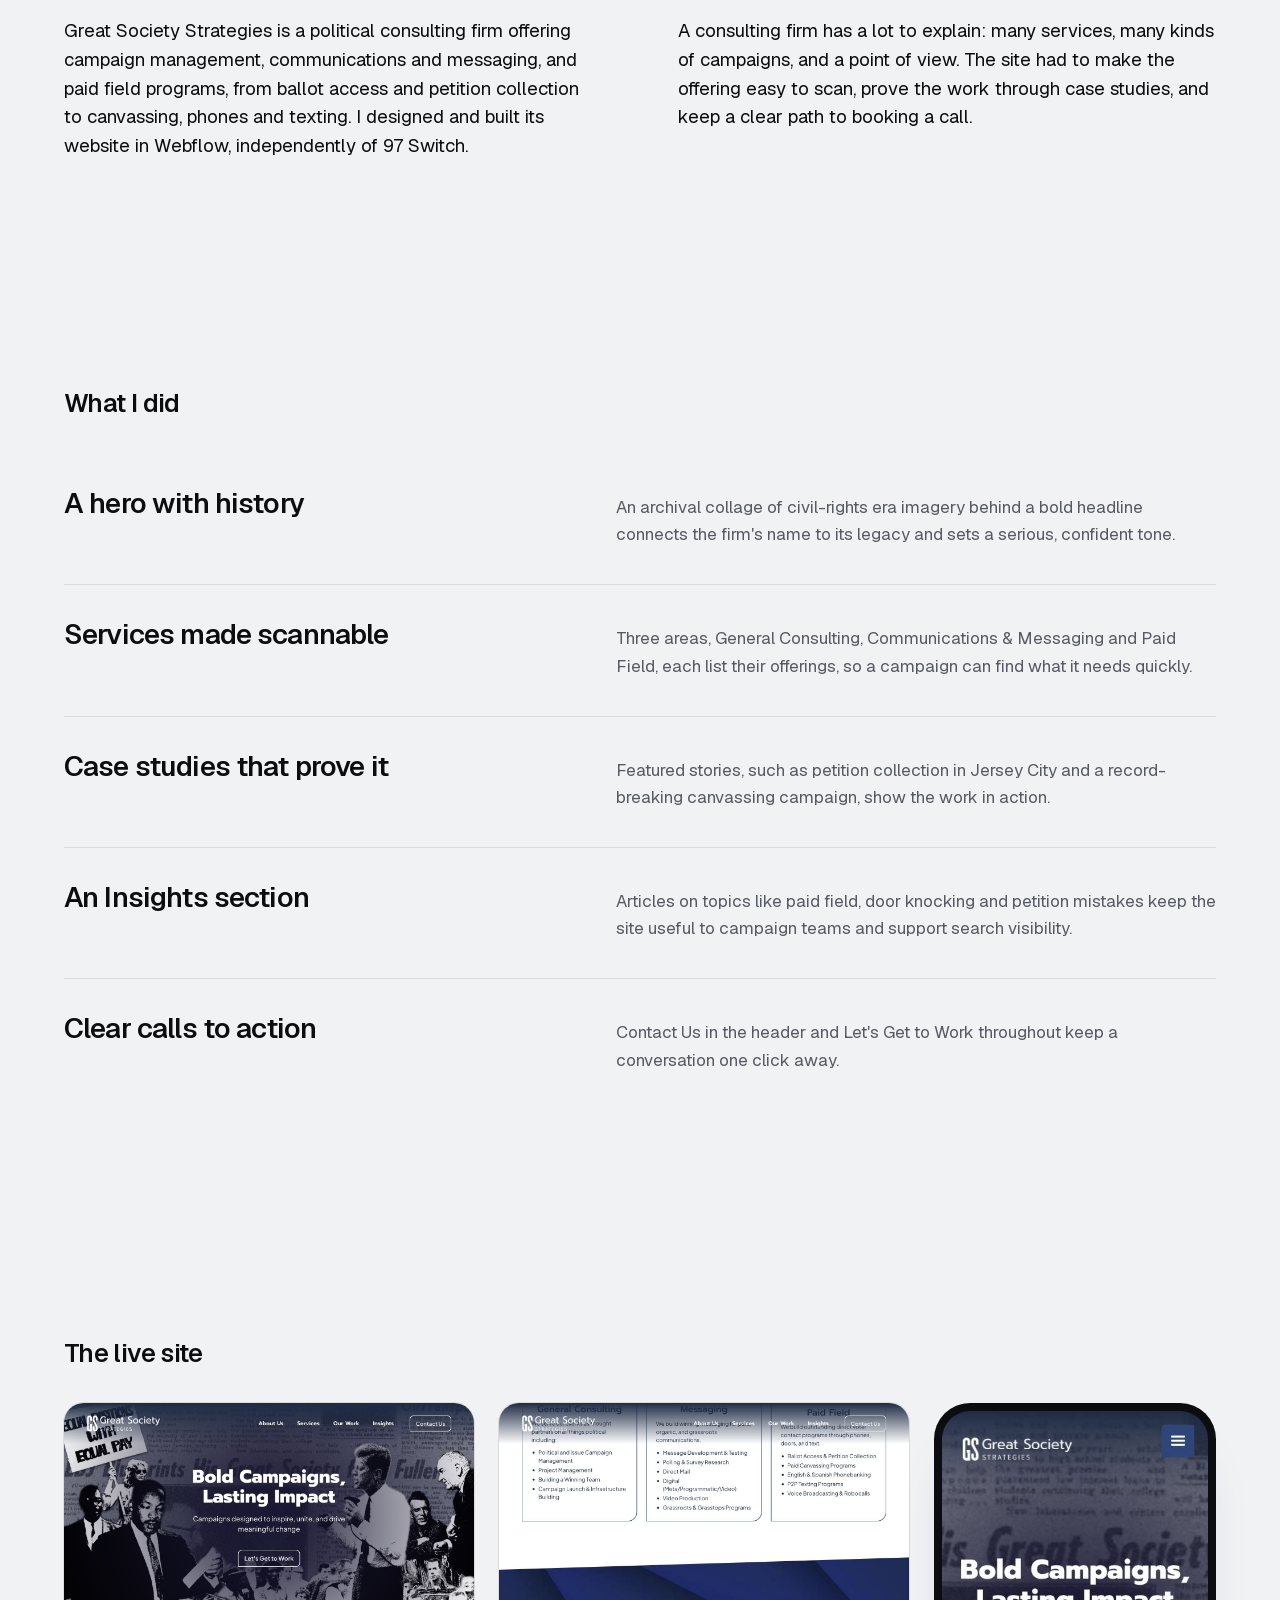
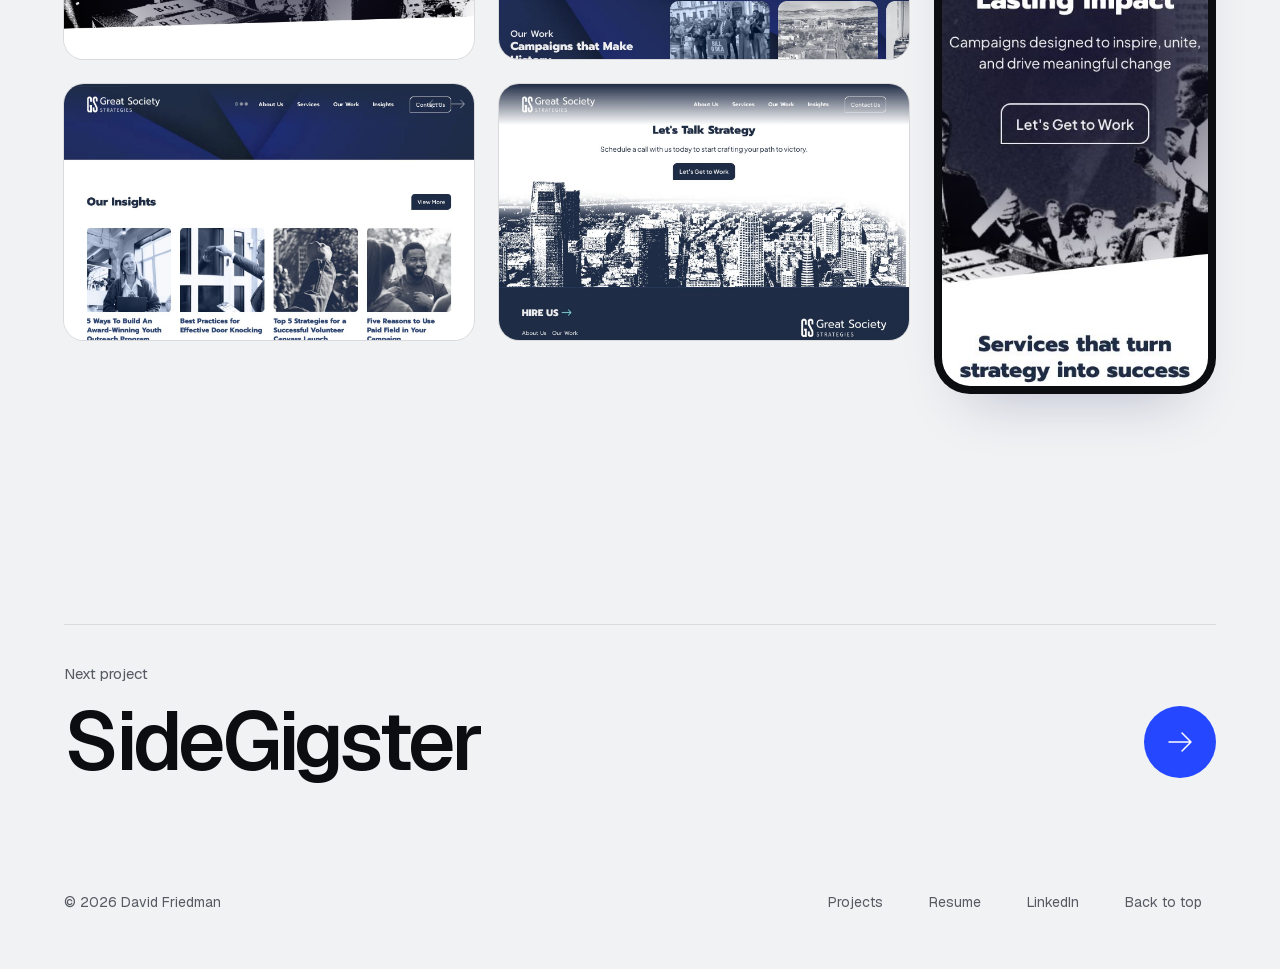
<file: projects/great-society-strategies.html>
<!doctype html>
<html lang="en">
<head>
<meta charset="utf-8">
<meta name="viewport" content="width=device-width, initial-scale=1">
<title>Great Society Strategies website case study | David Friedman</title>
<meta name="description" content="A site with archival character for a political consulting firm, organized around services, case studies and insights. Political consulting website case study by David Friedman, web designer.">
<link rel="canonical" href="https://davidbenjaminfriedman.com/projects/great-society-strategies">
<meta name="author" content="David Friedman">
<meta name="google-site-verification" content="6OicQnqHjsJPrgaq51buBfql6UHuRXyiXFmhLPpCuVk">
<meta name="robots" content="index, follow, max-image-preview:large">
<meta name="theme-color" content="#f1f2f4" media="(prefers-color-scheme: light)">
<meta name="theme-color" content="#0b0c0f" media="(prefers-color-scheme: dark)">
<meta property="og:title" content="Great Society Strategies website case study | David Friedman">
<meta property="og:description" content="A site with archival character for a political consulting firm, organized around services, case studies and insights. Political consulting website case study by David Friedman, web designer.">
<meta property="og:type" content="article">
<meta property="og:site_name" content="David Friedman">
<meta property="og:url" content="https://davidbenjaminfriedman.com/projects/great-society-strategies">
<meta property="og:image" content="https://davidbenjaminfriedman.com/assets/great-society-strategies.jpg">
<meta property="og:image:alt" content="Great Society Strategies homepage with the headline Bold Campaigns, Lasting Impact over an archival collage">
<meta name="twitter:card" content="summary_large_image">
<meta name="twitter:title" content="Great Society Strategies website case study | David Friedman">
<meta name="twitter:description" content="A site with archival character for a political consulting firm, organized around services, case studies and insights. Political consulting website case study by David Friedman, web designer.">
<meta name="twitter:image" content="https://davidbenjaminfriedman.com/assets/great-society-strategies.jpg">
<script type="application/ld+json">{"@context":"https://schema.org","@graph":[{"@type":"BreadcrumbList","itemListElement":[{"@type":"ListItem","position":1,"name":"David Friedman","item":"https://davidbenjaminfriedman.com/"},{"@type":"ListItem","position":2,"name":"Projects","item":"https://davidbenjaminfriedman.com/projects"},{"@type":"ListItem","position":3,"name":"Great Society Strategies","item":"https://davidbenjaminfriedman.com/projects/great-society-strategies"}]},{"@type":"CreativeWork","@id":"https://davidbenjaminfriedman.com/projects/great-society-strategies#case-study","name":"Great Society Strategies website case study","description":"A site with archival character for a political consulting firm, organized around services, case studies and insights. Political consulting website case study by David Friedman, web designer.","url":"https://davidbenjaminfriedman.com/projects/great-society-strategies","author":{"@id":"https://davidbenjaminfriedman.com/#person"},"about":"Political consulting & campaign strategy","genre":"Political consulting","image":"https://davidbenjaminfriedman.com/assets/great-society-strategies.jpg"},{"@type":"Person","@id":"https://davidbenjaminfriedman.com/#person","name":"David Friedman","url":"https://davidbenjaminfriedman.com/","image":"https://davidbenjaminfriedman.com/assets/glasses.jpg","jobTitle":"Lead Web Designer","description":"Lead web designer and Webflow and WordPress developer at 97 Switch, a Chicago digital agency. Designs, builds and maintains websites and builds AI-assisted workflows with Claude Code.","worksFor":{"@type":"Organization","name":"97 Switch","url":"https://97switch.com"},"alumniOf":{"@type":"CollegeOrUniversity","name":"University of Florida"},"homeLocation":{"@type":"Place","address":{"@type":"PostalAddress","addressLocality":"Tampa","addressRegion":"FL","addressCountry":"US"}},"knowsAbout":["Web design","Webflow","WordPress","UX design","UI design","Figma","Design systems","Information architecture","CMS development","SEO","Answer engine optimization","Web accessibility","QA testing","Claude Code","AI workflow design","Hospitality websites","Real estate websites","Technology websites","Client management"],"sameAs":["https://www.linkedin.com/in/david-b-friedman"]}]}</script>
<link rel="icon" href="/favicon.svg" type="image/svg+xml">
<link rel="icon" href="/favicon.ico" sizes="32x32">
<link rel="apple-touch-icon" href="/apple-touch-icon.png">
<link rel="manifest" href="/site.webmanifest">
<link rel="stylesheet" href="/styles.css">
<script>document.documentElement.classList.add('js')</script>
</head>
<body>
<a class="skip" href="#top">Skip to content</a>

<header class="nav">
  <a class="nav__logo" href="/" aria-label="David Friedman, home">DF</a>
  <nav class="nav__links" aria-label="Primary">
    <a href="/projects">Projects</a>
    <a href="/#approach">Approach</a>
    <a href="/#about">About</a>
    <a href="/#contact">Contact</a>
  </nav>
</header>

<main id="top" class="proj" style="--pc:#8a8fd8">
<section class="wrap ph">
  <a class="back" href="/projects"><svg class="ico" aria-hidden="true" focusable="false" xmlns="http://www.w3.org/2000/svg" viewBox="0 0 256 256" fill="currentColor"><path d="M222,128a6,6,0,0,1-6,6H54.49l61.75,61.76a6,6,0,1,1-8.48,8.48l-72-72a6,6,0,0,1,0-8.48l72-72a6,6,0,0,1,8.48,8.48L54.49,122H216A6,6,0,0,1,222,128Z"/></svg><span>All projects</span></a>
  <h1 data-r>Great Society Strategies</h1>
  <p class="ph__kind" data-r style="--d:.06s">Political consulting &amp; campaign strategy</p>
  <p class="ph__sum" data-r style="--d:.12s">A site with archival character for a political consulting firm, organized around services, case studies and insights.</p>
  <div class="ph__cta" data-r style="--d:.18s"><a class="btn btn--solid" href="https://www.greatsocietystrategies.com/" target="_blank" rel="noopener"><span>Visit greatsocietystrategies.com</span><span class="btn__ico"><svg class="ico" aria-hidden="true" focusable="false" xmlns="http://www.w3.org/2000/svg" viewBox="0 0 256 256" fill="currentColor"><path d="M198,64V168a6,6,0,0,1-12,0V78.48L68.24,196.24a6,6,0,0,1-8.48-8.48L177.52,70H88a6,6,0,0,1,0-12H192A6,6,0,0,1,198,64Z"/></svg></span></a></div>
</section>
<section class="wrap pshot" data-r><div class="shell"><div class="core"><img src="/assets/great-society-strategies.jpg" alt="Great Society Strategies homepage with the headline Bold Campaigns, Lasting Impact over an archival collage" width="1440" height="900"></div></div></section>
<section class="wrap"><dl class="facts"><div><dt>Client</dt><dd>Great Society Strategies</dd></div><div><dt>Sector</dt><dd>Political consulting</dd></div><div><dt>My role</dt><dd>Designer and developer</dd></div><div><dt>Services</dt><dd>Website design and build</dd></div><div><dt>Engagement</dt><dd>Independent, outside 97 Switch</dd></div></dl></section>
<section class="band"><div class="wrap pcols">
  <div data-r><h2 class="h-sec">The project</h2><p class="lead">Great Society Strategies is a political consulting firm offering campaign management, communications and messaging, and paid field programs, from ballot access and petition collection to canvassing, phones and texting. I designed and built its website in Webflow, independently of 97 Switch.</p></div>
  <div data-r style="--d:.08s"><h2 class="h-sec">The challenge</h2><p class="lead">A consulting firm has a lot to explain: many services, many kinds of campaigns, and a point of view. The site had to make the offering easy to scan, prove the work through case studies, and keep a clear path to booking a call.</p></div>
</div></section>
<section class="band"><div class="wrap">
  <h2 class="h-sec">What I did</h2>
  <ul class="did"><li data-r><h3>A hero with history</h3><p>An archival collage of civil-rights era imagery behind a bold headline connects the firm&#x27;s name to its legacy and sets a serious, confident tone.</p></li><li data-r><h3>Services made scannable</h3><p>Three areas, General Consulting, Communications &amp; Messaging and Paid Field, each list their offerings, so a campaign can find what it needs quickly.</p></li><li data-r><h3>Case studies that prove it</h3><p>Featured stories, such as petition collection in Jersey City and a record-breaking canvassing campaign, show the work in action.</p></li><li data-r><h3>An Insights section</h3><p>Articles on topics like paid field, door knocking and petition mistakes keep the site useful to campaign teams and support search visibility.</p></li><li data-r><h3>Clear calls to action</h3><p>Contact Us in the header and Let&#x27;s Get to Work throughout keep a conversation one click away.</p></li></ul>
</div></section>
<section class="band"><div class="wrap"><h2 class="h-sec">The live site</h2><div class="gal gal--live"><div class="gal__desk"><figure data-r><img src="/assets/great-society-strategies-d0.jpg" alt="Great Society Strategies website, view 1" width="1440" height="900" loading="lazy" decoding="async"></figure><figure data-r><img src="/assets/great-society-strategies-d1.jpg" alt="Great Society Strategies website, view 2" width="1440" height="900" loading="lazy" decoding="async"></figure><figure data-r><img src="/assets/great-society-strategies-d2.jpg" alt="Great Society Strategies website, view 3" width="1440" height="900" loading="lazy" decoding="async"></figure><figure data-r><img src="/assets/great-society-strategies-d3.jpg" alt="Great Society Strategies website, view 4" width="1440" height="900" loading="lazy" decoding="async"></figure></div><figure class="phone" data-r><div class="phone__in"><img src="/assets/great-society-strategies-m0.jpg" alt="Great Society Strategies on a phone" width="390" height="844" loading="lazy" decoding="async"></div></figure></div></div></section>



<section class="band band--end"><div class="wrap">
  <a class="pnext" href="/projects/sidegigster">
    <span class="pnext__lbl">Next project</span>
    <span class="pnext__row"><span class="pnext__name">SideGigster</span><span class="btn__ico btn__ico--lg"><svg class="ico" aria-hidden="true" focusable="false" xmlns="http://www.w3.org/2000/svg" viewBox="0 0 256 256" fill="currentColor"><path d="M220.24,132.24l-72,72a6,6,0,0,1-8.48-8.48L201.51,134H40a6,6,0,0,1,0-12H201.51L139.76,60.24a6,6,0,0,1,8.48-8.48l72,72A6,6,0,0,1,220.24,132.24Z"/></svg></span></span>
  </a>
</div></section>
</main>

<footer class="foot">
  <span>© 2026 David Friedman</span>
  <nav aria-label="Footer">
    <a href="/projects">Projects</a>
    <a href="/assets/David-Friedman-Resume.pdf" target="_blank" rel="noopener">Resume</a>
    <a href="https://www.linkedin.com/in/david-b-friedman" target="_blank" rel="noopener">LinkedIn</a>
    <a href="#top">Back to top</a>
  </nav>
</footer>

<script src="/main.js"></script>
</body>
</html>
</file>
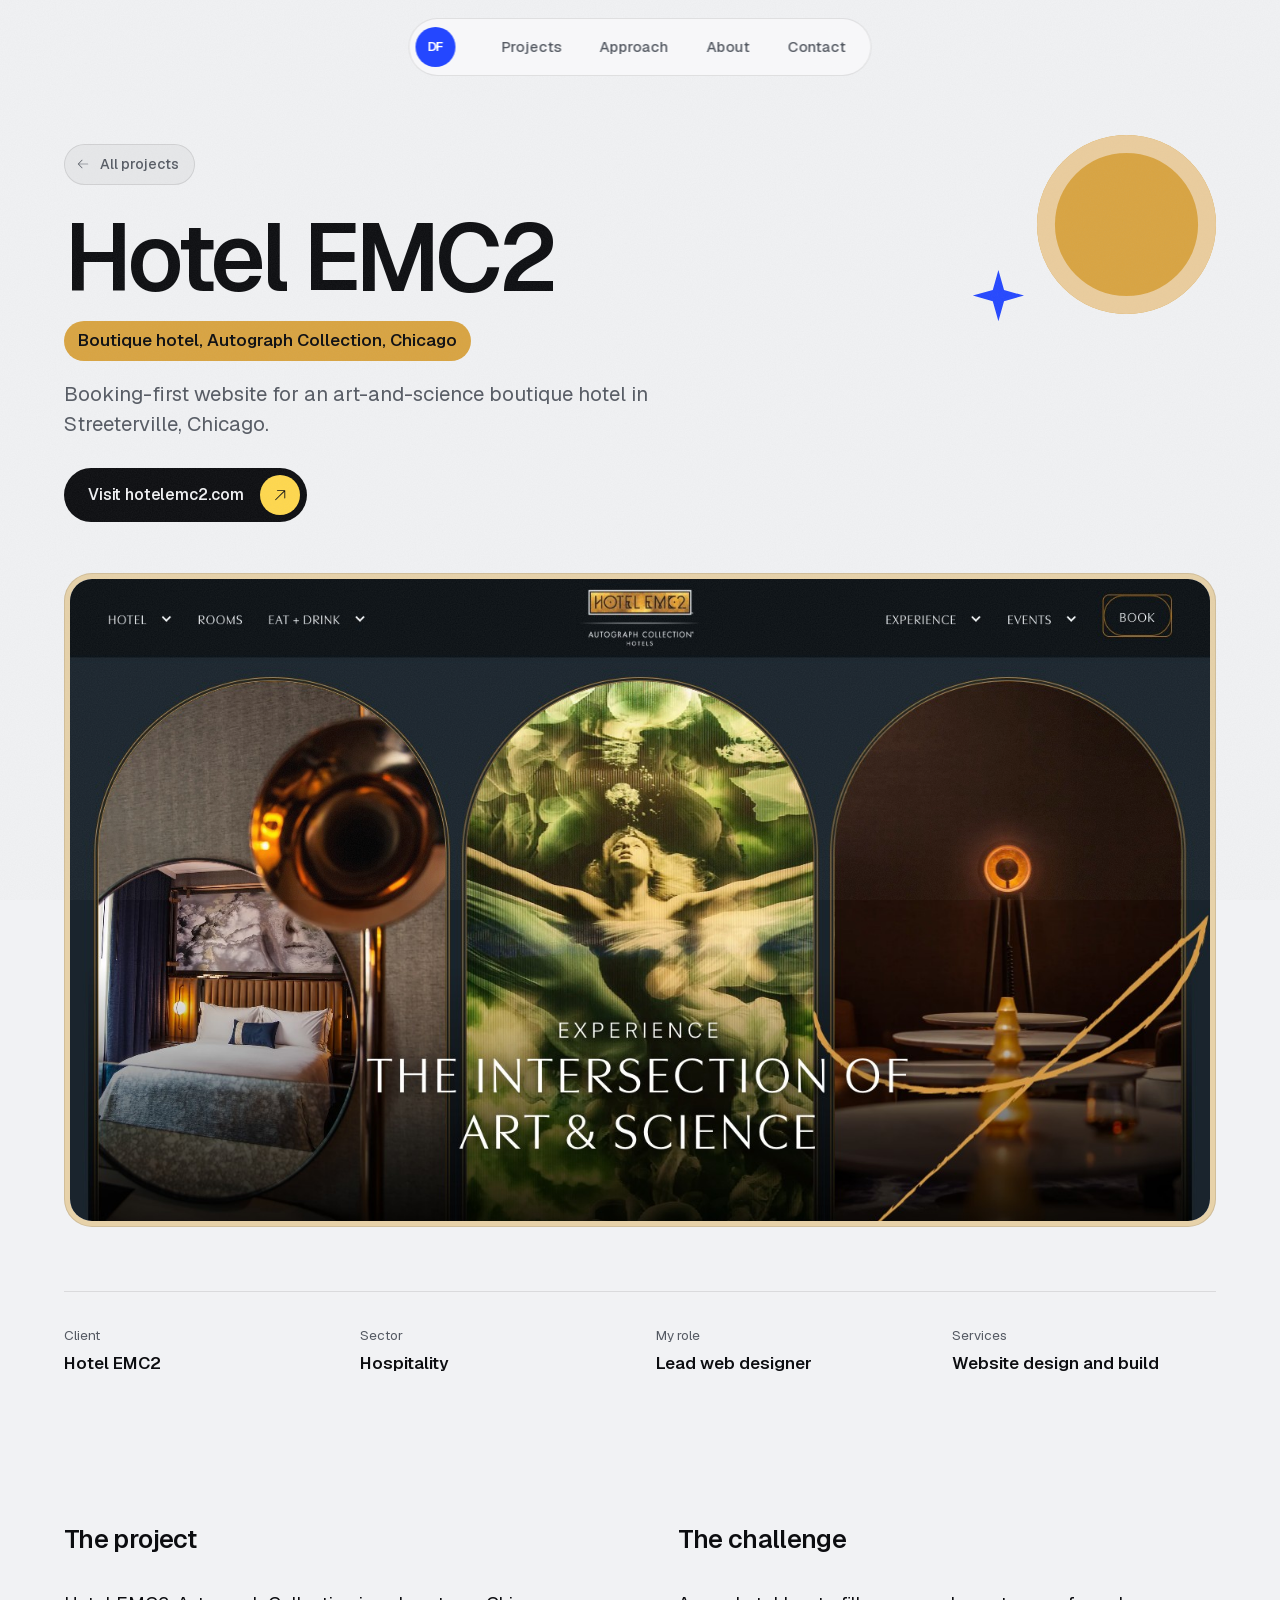
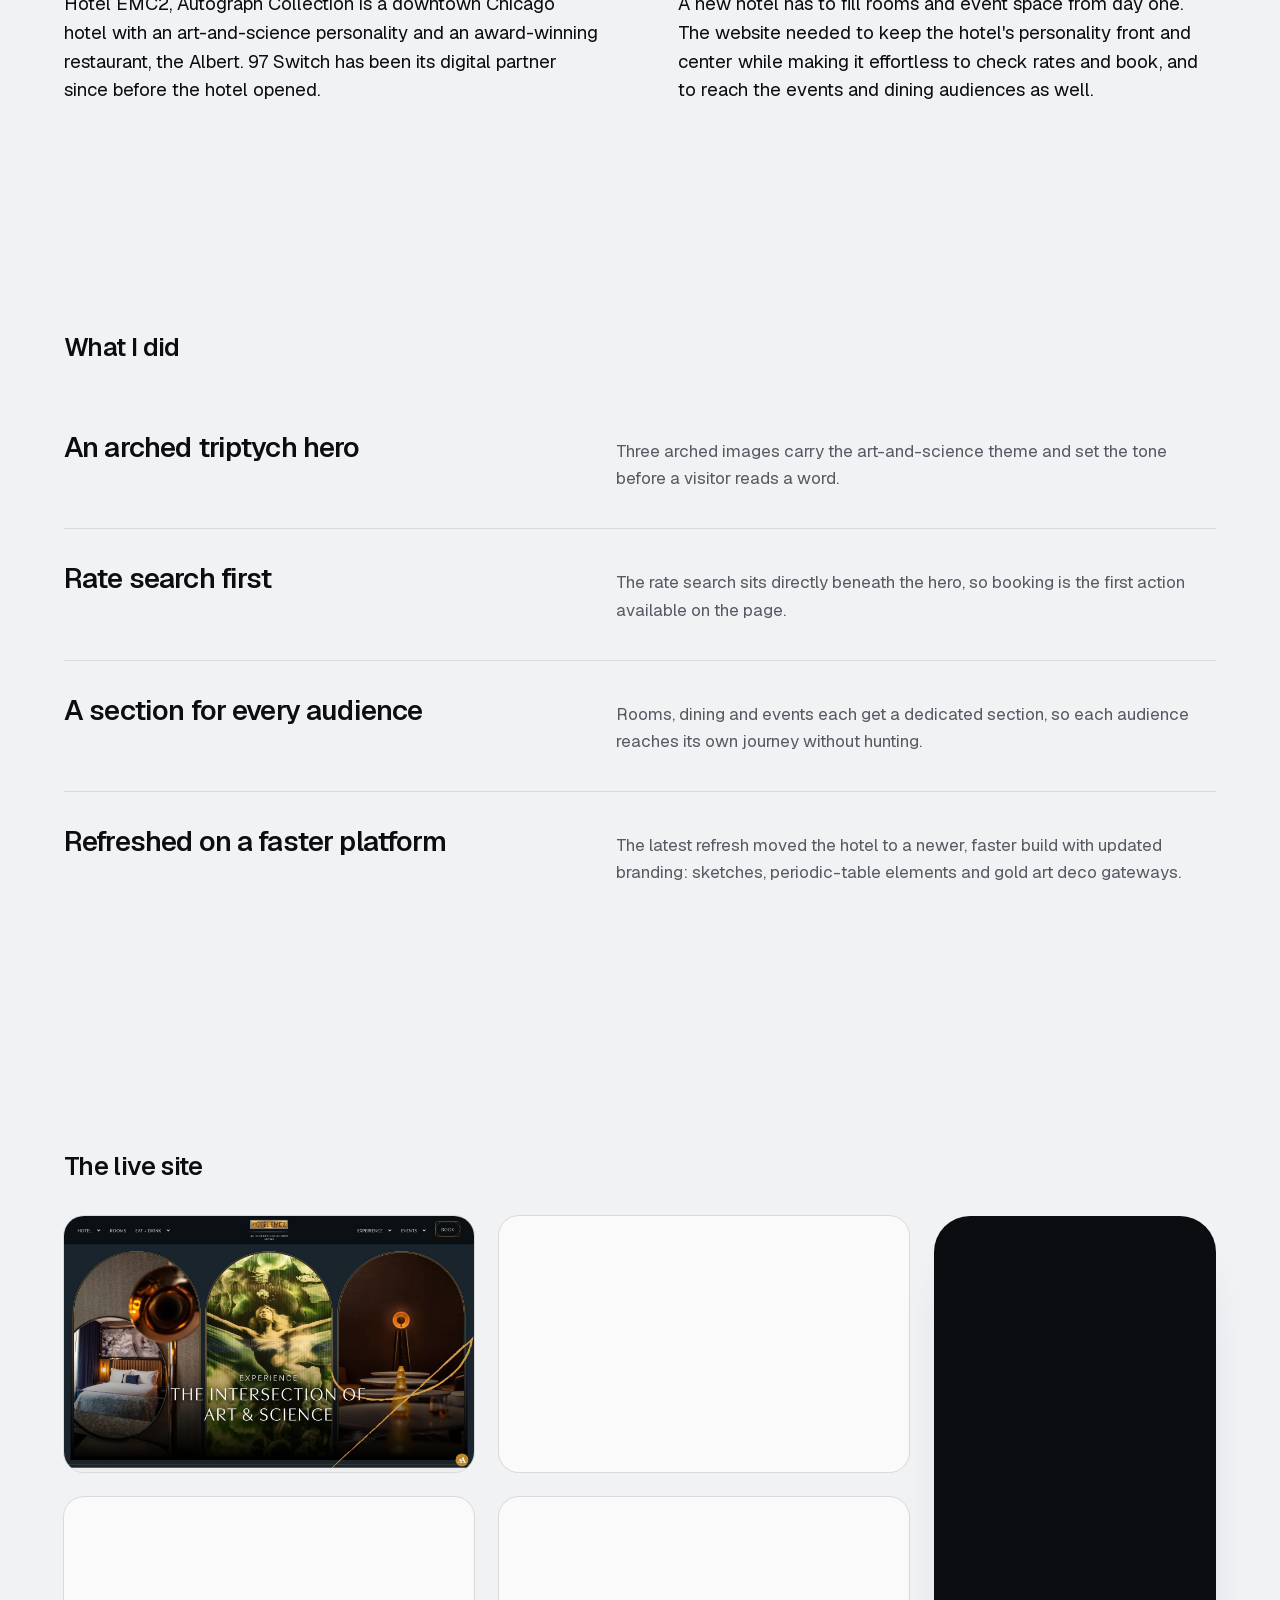
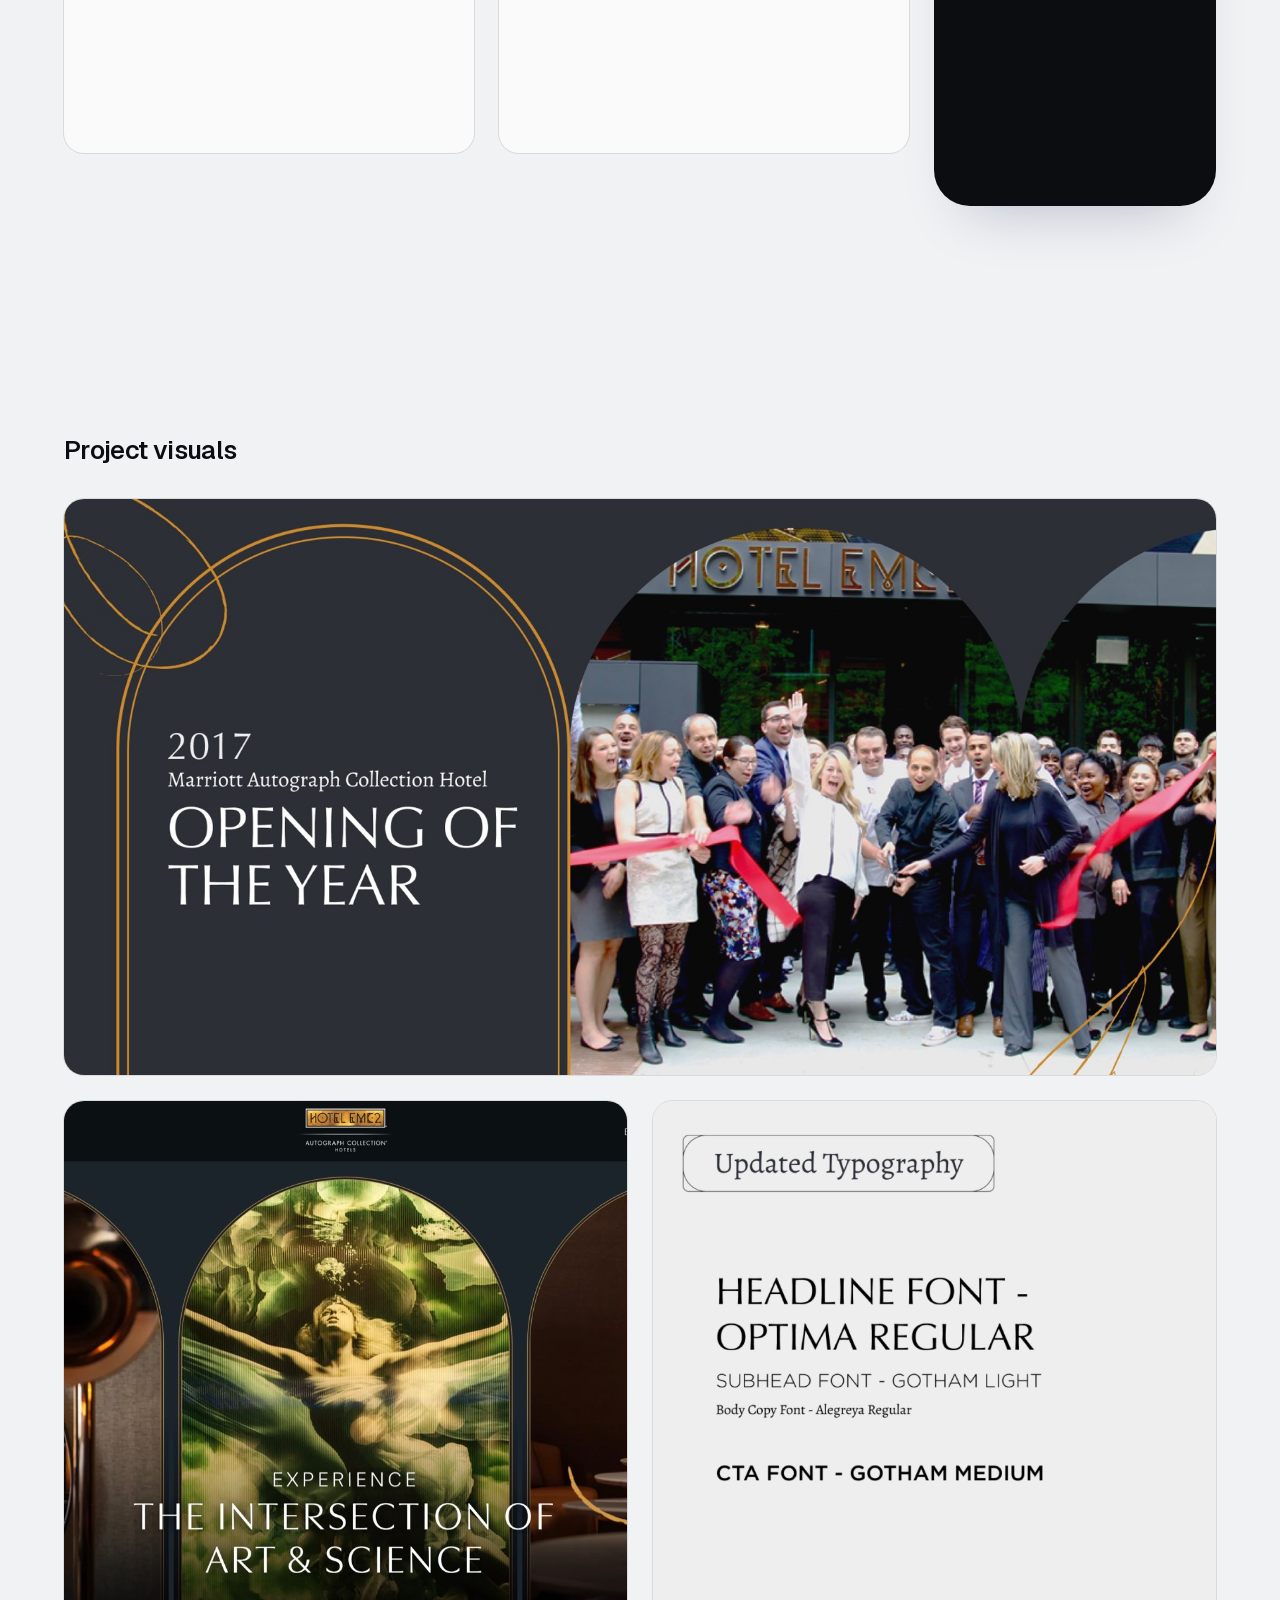
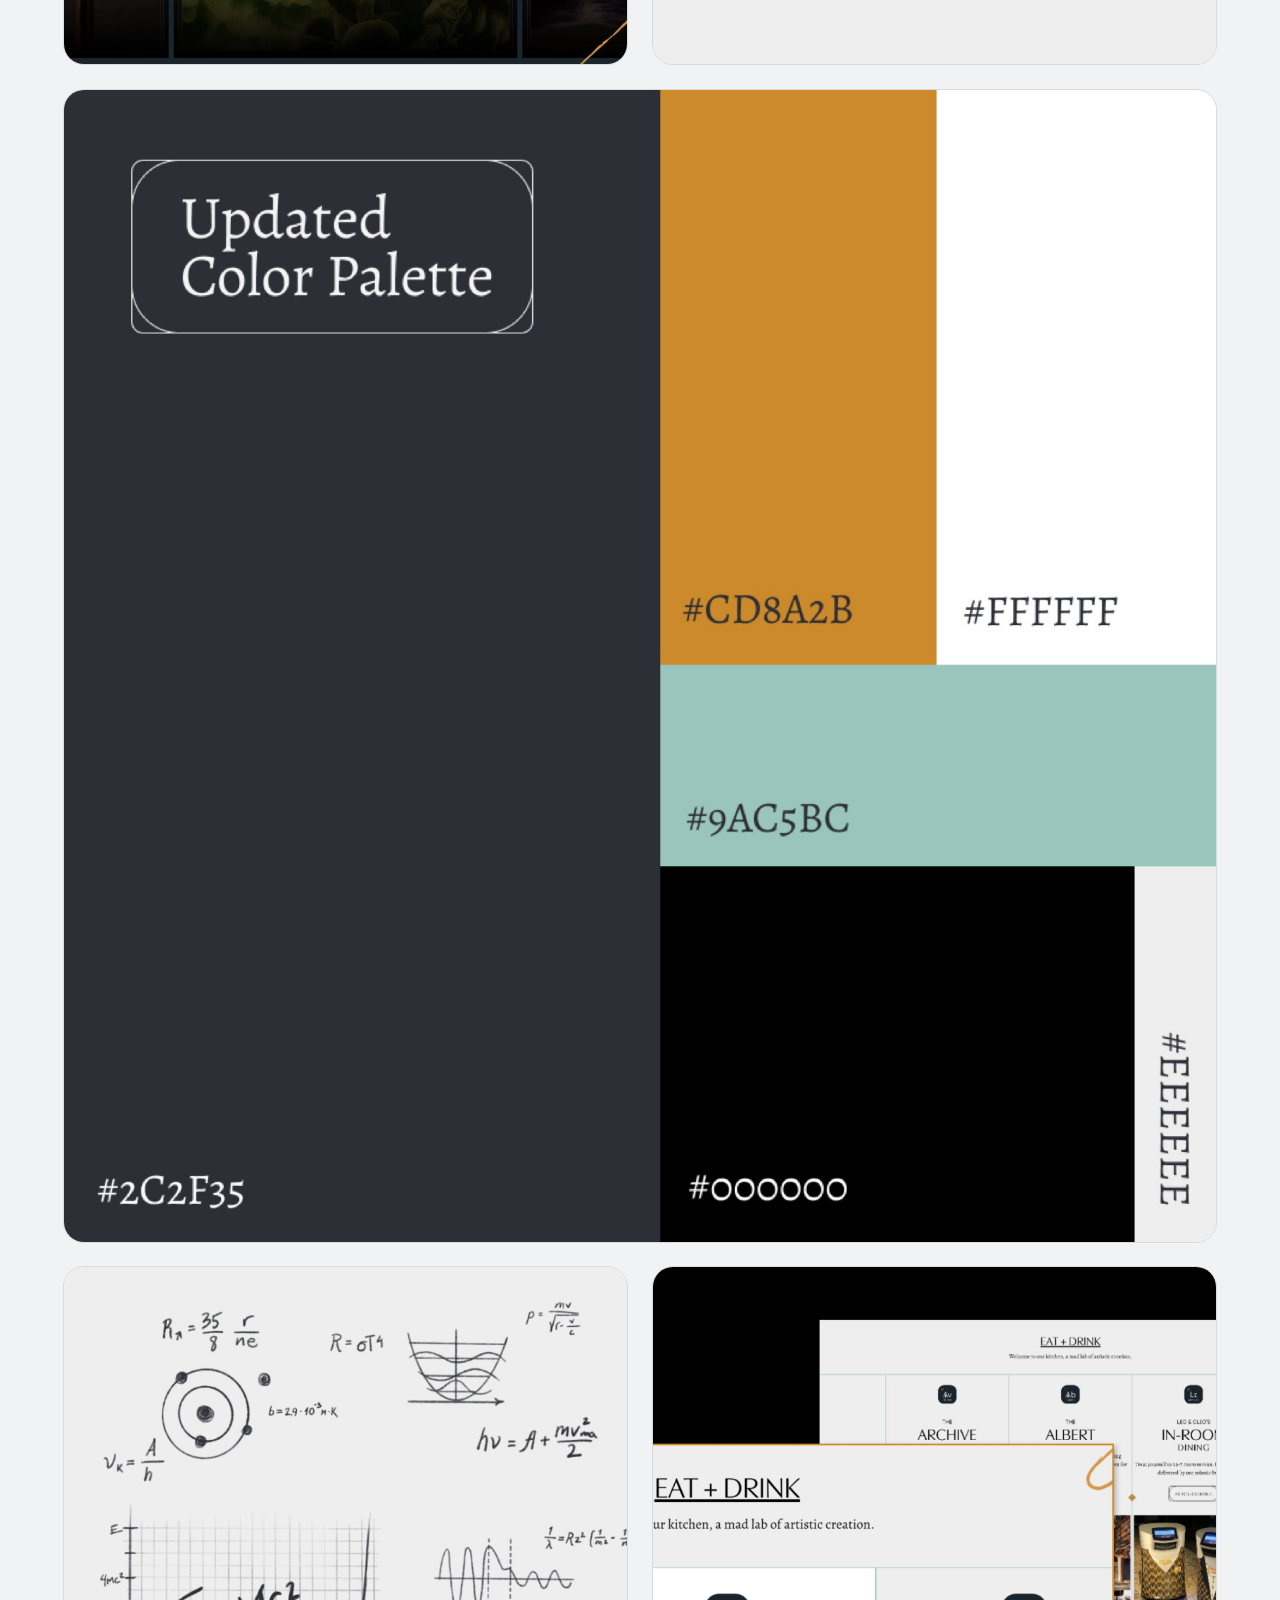
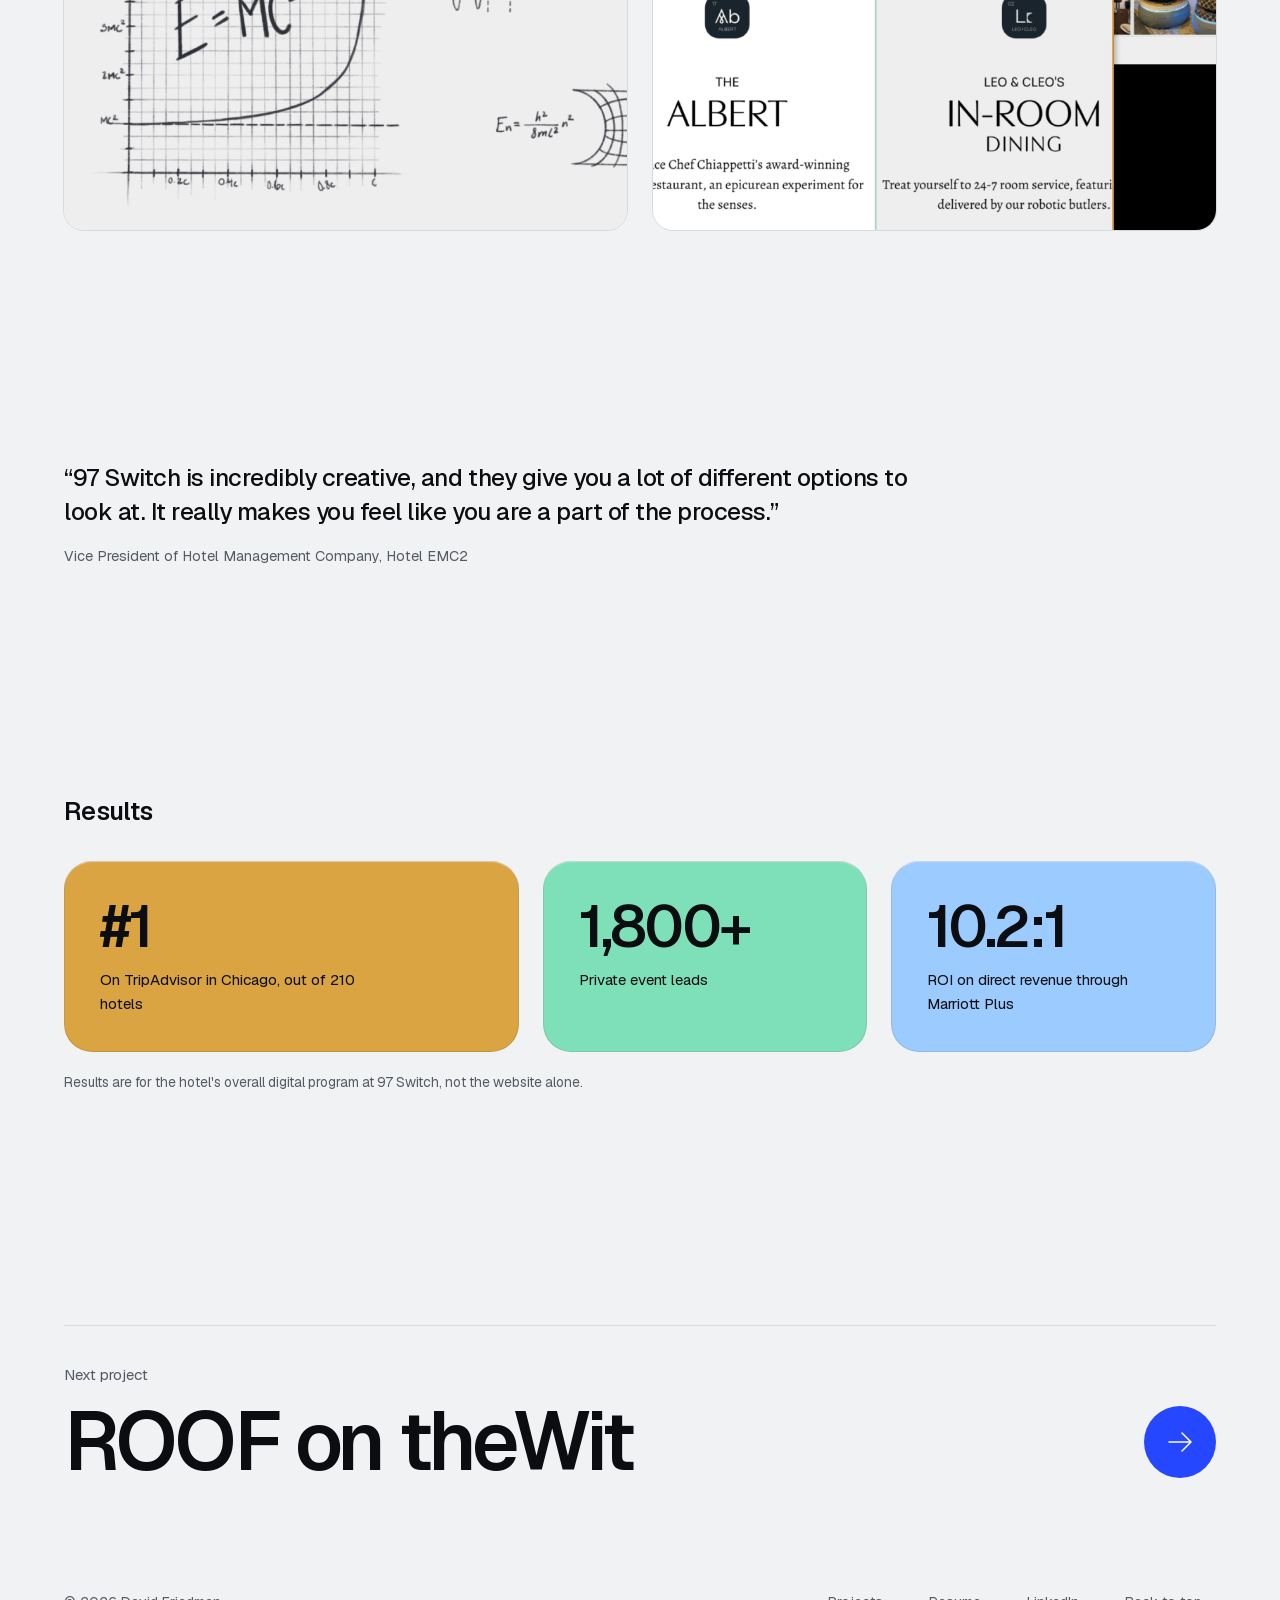
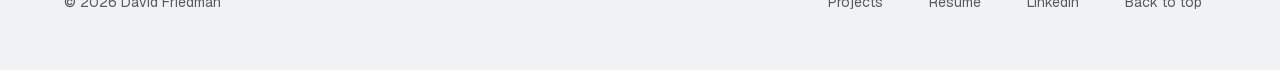
<file: projects/hotel-emc2.html>
<!doctype html>
<html lang="en">
<head>
<meta charset="utf-8">
<meta name="viewport" content="width=device-width, initial-scale=1">
<title>Hotel EMC2 website case study | David Friedman</title>
<meta name="description" content="Booking-first website for an art-and-science boutique hotel in Streeterville, Chicago. Hospitality website case study by David Friedman, lead web designer at 97 Switch.">
<link rel="canonical" href="https://davidbenjaminfriedman.com/projects/hotel-emc2">
<meta name="author" content="David Friedman">
<meta name="google-site-verification" content="6OicQnqHjsJPrgaq51buBfql6UHuRXyiXFmhLPpCuVk">
<meta name="robots" content="index, follow, max-image-preview:large">
<meta name="theme-color" content="#f1f2f4" media="(prefers-color-scheme: light)">
<meta name="theme-color" content="#0b0c0f" media="(prefers-color-scheme: dark)">
<meta property="og:title" content="Hotel EMC2 website case study | David Friedman">
<meta property="og:description" content="Booking-first website for an art-and-science boutique hotel in Streeterville, Chicago. Hospitality website case study by David Friedman, lead web designer at 97 Switch.">
<meta property="og:type" content="article">
<meta property="og:site_name" content="David Friedman">
<meta property="og:url" content="https://davidbenjaminfriedman.com/projects/hotel-emc2">
<meta property="og:image" content="https://davidbenjaminfriedman.com/assets/emc2.jpg">
<meta property="og:image:alt" content="Hotel EMC2 homepage with three arched images and the headline The Intersection of Art and Science">
<meta name="twitter:card" content="summary_large_image">
<meta name="twitter:title" content="Hotel EMC2 website case study | David Friedman">
<meta name="twitter:description" content="Booking-first website for an art-and-science boutique hotel in Streeterville, Chicago. Hospitality website case study by David Friedman, lead web designer at 97 Switch.">
<meta name="twitter:image" content="https://davidbenjaminfriedman.com/assets/emc2.jpg">
<script type="application/ld+json">{"@context":"https://schema.org","@graph":[{"@type":"BreadcrumbList","itemListElement":[{"@type":"ListItem","position":1,"name":"David Friedman","item":"https://davidbenjaminfriedman.com/"},{"@type":"ListItem","position":2,"name":"Projects","item":"https://davidbenjaminfriedman.com/projects"},{"@type":"ListItem","position":3,"name":"Hotel EMC2","item":"https://davidbenjaminfriedman.com/projects/hotel-emc2"}]},{"@type":"CreativeWork","@id":"https://davidbenjaminfriedman.com/projects/hotel-emc2#case-study","name":"Hotel EMC2 website case study","description":"Booking-first website for an art-and-science boutique hotel in Streeterville, Chicago. Hospitality website case study by David Friedman, lead web designer at 97 Switch.","url":"https://davidbenjaminfriedman.com/projects/hotel-emc2","author":{"@id":"https://davidbenjaminfriedman.com/#person"},"about":"Boutique hotel, Autograph Collection, Chicago","genre":"Hospitality","image":"https://davidbenjaminfriedman.com/assets/emc2.jpg"},{"@type":"Person","@id":"https://davidbenjaminfriedman.com/#person","name":"David Friedman","url":"https://davidbenjaminfriedman.com/","image":"https://davidbenjaminfriedman.com/assets/glasses.jpg","jobTitle":"Lead Web Designer","description":"Lead web designer and Webflow and WordPress developer at 97 Switch, a Chicago digital agency. Designs, builds and maintains websites and builds AI-assisted workflows with Claude Code.","worksFor":{"@type":"Organization","name":"97 Switch","url":"https://97switch.com"},"alumniOf":{"@type":"CollegeOrUniversity","name":"University of Florida"},"homeLocation":{"@type":"Place","address":{"@type":"PostalAddress","addressLocality":"Tampa","addressRegion":"FL","addressCountry":"US"}},"knowsAbout":["Web design","Webflow","WordPress","UX design","UI design","Figma","Design systems","Information architecture","CMS development","SEO","Answer engine optimization","Web accessibility","QA testing","Claude Code","AI workflow design","Hospitality websites","Real estate websites","Technology websites","Client management"],"sameAs":["https://www.linkedin.com/in/david-b-friedman"]}]}</script>
<link rel="icon" href="/favicon.svg" type="image/svg+xml">
<link rel="icon" href="/favicon.ico" sizes="32x32">
<link rel="apple-touch-icon" href="/apple-touch-icon.png">
<link rel="manifest" href="/site.webmanifest">
<link rel="stylesheet" href="/styles.css">
<script>document.documentElement.classList.add('js')</script>
</head>
<body>
<a class="skip" href="#top">Skip to content</a>

<header class="nav">
  <a class="nav__logo" href="/" aria-label="David Friedman, home">DF</a>
  <nav class="nav__links" aria-label="Primary">
    <a href="/projects">Projects</a>
    <a href="/#approach">Approach</a>
    <a href="/#about">About</a>
    <a href="/#contact">Contact</a>
  </nav>
</header>

<main id="top" class="proj" style="--pc:#d9a441">
<section class="wrap ph">
  <a class="back" href="/projects"><svg class="ico" aria-hidden="true" focusable="false" xmlns="http://www.w3.org/2000/svg" viewBox="0 0 256 256" fill="currentColor"><path d="M222,128a6,6,0,0,1-6,6H54.49l61.75,61.76a6,6,0,1,1-8.48,8.48l-72-72a6,6,0,0,1,0-8.48l72-72a6,6,0,0,1,8.48,8.48L54.49,122H216A6,6,0,0,1,222,128Z"/></svg><span>All projects</span></a>
  <h1 data-r>Hotel EMC2</h1>
  <p class="ph__kind" data-r style="--d:.06s">Boutique hotel, Autograph Collection, Chicago</p>
  <p class="ph__sum" data-r style="--d:.12s">Booking-first website for an art-and-science boutique hotel in Streeterville, Chicago.</p>
  <div class="ph__cta" data-r style="--d:.18s"><a class="btn btn--solid" href="https://www.hotelemc2.com" target="_blank" rel="noopener"><span>Visit hotelemc2.com</span><span class="btn__ico"><svg class="ico" aria-hidden="true" focusable="false" xmlns="http://www.w3.org/2000/svg" viewBox="0 0 256 256" fill="currentColor"><path d="M198,64V168a6,6,0,0,1-12,0V78.48L68.24,196.24a6,6,0,0,1-8.48-8.48L177.52,70H88a6,6,0,0,1,0-12H192A6,6,0,0,1,198,64Z"/></svg></span></a></div>
</section>
<section class="wrap pshot" data-r><div class="shell"><div class="core"><img src="/assets/emc2.jpg" alt="Hotel EMC2 homepage with three arched images and the headline The Intersection of Art and Science" width="1440" height="900"></div></div></section>
<section class="wrap"><dl class="facts"><div><dt>Client</dt><dd>Hotel EMC2</dd></div><div><dt>Sector</dt><dd>Hospitality</dd></div><div><dt>My role</dt><dd>Lead web designer</dd></div><div><dt>Services</dt><dd>Website design and build</dd></div></dl></section>
<section class="band"><div class="wrap pcols">
  <div data-r><h2 class="h-sec">The project</h2><p class="lead">Hotel EMC2, Autograph Collection is a downtown Chicago hotel with an art-and-science personality and an award-winning restaurant, the Albert. 97 Switch has been its digital partner since before the hotel opened.</p></div>
  <div data-r style="--d:.08s"><h2 class="h-sec">The challenge</h2><p class="lead">A new hotel has to fill rooms and event space from day one. The website needed to keep the hotel&#x27;s personality front and center while making it effortless to check rates and book, and to reach the events and dining audiences as well.</p></div>
</div></section>
<section class="band"><div class="wrap">
  <h2 class="h-sec">What I did</h2>
  <ul class="did"><li data-r><h3>An arched triptych hero</h3><p>Three arched images carry the art-and-science theme and set the tone before a visitor reads a word.</p></li><li data-r><h3>Rate search first</h3><p>The rate search sits directly beneath the hero, so booking is the first action available on the page.</p></li><li data-r><h3>A section for every audience</h3><p>Rooms, dining and events each get a dedicated section, so each audience reaches its own journey without hunting.</p></li><li data-r><h3>Refreshed on a faster platform</h3><p>The latest refresh moved the hotel to a newer, faster build with updated branding: sketches, periodic-table elements and gold art deco gateways.</p></li></ul>
</div></section>
<section class="band"><div class="wrap"><h2 class="h-sec">The live site</h2><div class="gal gal--live"><div class="gal__desk"><figure data-r><img src="/assets/hotel-emc2-d0.jpg" alt="Hotel EMC2 website, view 1" width="1440" height="900" loading="lazy" decoding="async"></figure><figure data-r><img src="/assets/hotel-emc2-d1.jpg" alt="Hotel EMC2 website, view 2" width="1440" height="900" loading="lazy" decoding="async"></figure><figure data-r><img src="/assets/hotel-emc2-d2.jpg" alt="Hotel EMC2 website, view 3" width="1440" height="900" loading="lazy" decoding="async"></figure><figure data-r><img src="/assets/hotel-emc2-d3.jpg" alt="Hotel EMC2 website, view 4" width="1440" height="900" loading="lazy" decoding="async"></figure></div><figure class="phone" data-r><div class="phone__in"><img src="/assets/hotel-emc2-m0.jpg" alt="Hotel EMC2 on a phone" width="390" height="844" loading="lazy" decoding="async"></div></figure></div></div></section>
<section class="band"><div class="wrap"><h2 class="h-sec">Project visuals</h2><div class="gal gal--proj"><figure data-r><img src="/assets/hotel-emc2-g0.jpg" alt="Hotel EMC2 design, image 1" width="1600" height="800" loading="lazy" decoding="async"></figure><figure data-r><img src="/assets/hotel-emc2-g1.jpg" alt="Hotel EMC2 design, image 2" width="1600" height="849" loading="lazy" decoding="async"></figure><figure data-r><img src="/assets/hotel-emc2-g2.jpg" alt="Hotel EMC2 design, image 3" width="1600" height="1600" loading="lazy" decoding="async"></figure><figure data-r><img src="/assets/hotel-emc2-g3.jpg" alt="Hotel EMC2 design, image 4" width="1600" height="1600" loading="lazy" decoding="async"></figure><figure data-r><img src="/assets/hotel-emc2-g4.jpg" alt="Hotel EMC2 design, image 5" width="1600" height="1600" loading="lazy" decoding="async"></figure><figure data-r><img src="/assets/hotel-emc2-g5.jpg" alt="Hotel EMC2 design, image 6" width="1600" height="1600" loading="lazy" decoding="async"></figure></div></div></section>
<section class="band"><div class="wrap"><blockquote class="pquote" data-r><p>“97 Switch is incredibly creative, and they give you a lot of different options to look at. It really makes you feel like you are a part of the process.”</p><footer>Vice President of Hotel Management Company, Hotel EMC2</footer></blockquote></div></section>
<section class="band"><div class="wrap"><h2 class="h-sec">Results</h2><ul class="results"><li data-r><b>#1</b><span>On TripAdvisor in Chicago, out of 210 hotels</span></li><li data-r><b>1,800+</b><span>Private event leads</span></li><li data-r><b>10.2:1</b><span>ROI on direct revenue through Marriott Plus</span></li></ul><p class="outnote">Results are for the hotel&#x27;s overall digital program at 97 Switch, not the website alone.</p></div></section>
<section class="band band--end"><div class="wrap">
  <a class="pnext" href="/projects/roof-on-thewit">
    <span class="pnext__lbl">Next project</span>
    <span class="pnext__row"><span class="pnext__name">ROOF on theWit</span><span class="btn__ico btn__ico--lg"><svg class="ico" aria-hidden="true" focusable="false" xmlns="http://www.w3.org/2000/svg" viewBox="0 0 256 256" fill="currentColor"><path d="M220.24,132.24l-72,72a6,6,0,0,1-8.48-8.48L201.51,134H40a6,6,0,0,1,0-12H201.51L139.76,60.24a6,6,0,0,1,8.48-8.48l72,72A6,6,0,0,1,220.24,132.24Z"/></svg></span></span>
  </a>
</div></section>
</main>

<footer class="foot">
  <span>© 2026 David Friedman</span>
  <nav aria-label="Footer">
    <a href="/projects">Projects</a>
    <a href="/assets/David-Friedman-Resume.pdf" target="_blank" rel="noopener">Resume</a>
    <a href="https://www.linkedin.com/in/david-b-friedman" target="_blank" rel="noopener">LinkedIn</a>
    <a href="#top">Back to top</a>
  </nav>
</footer>

<script src="/main.js"></script>
</body>
</html>
</file>
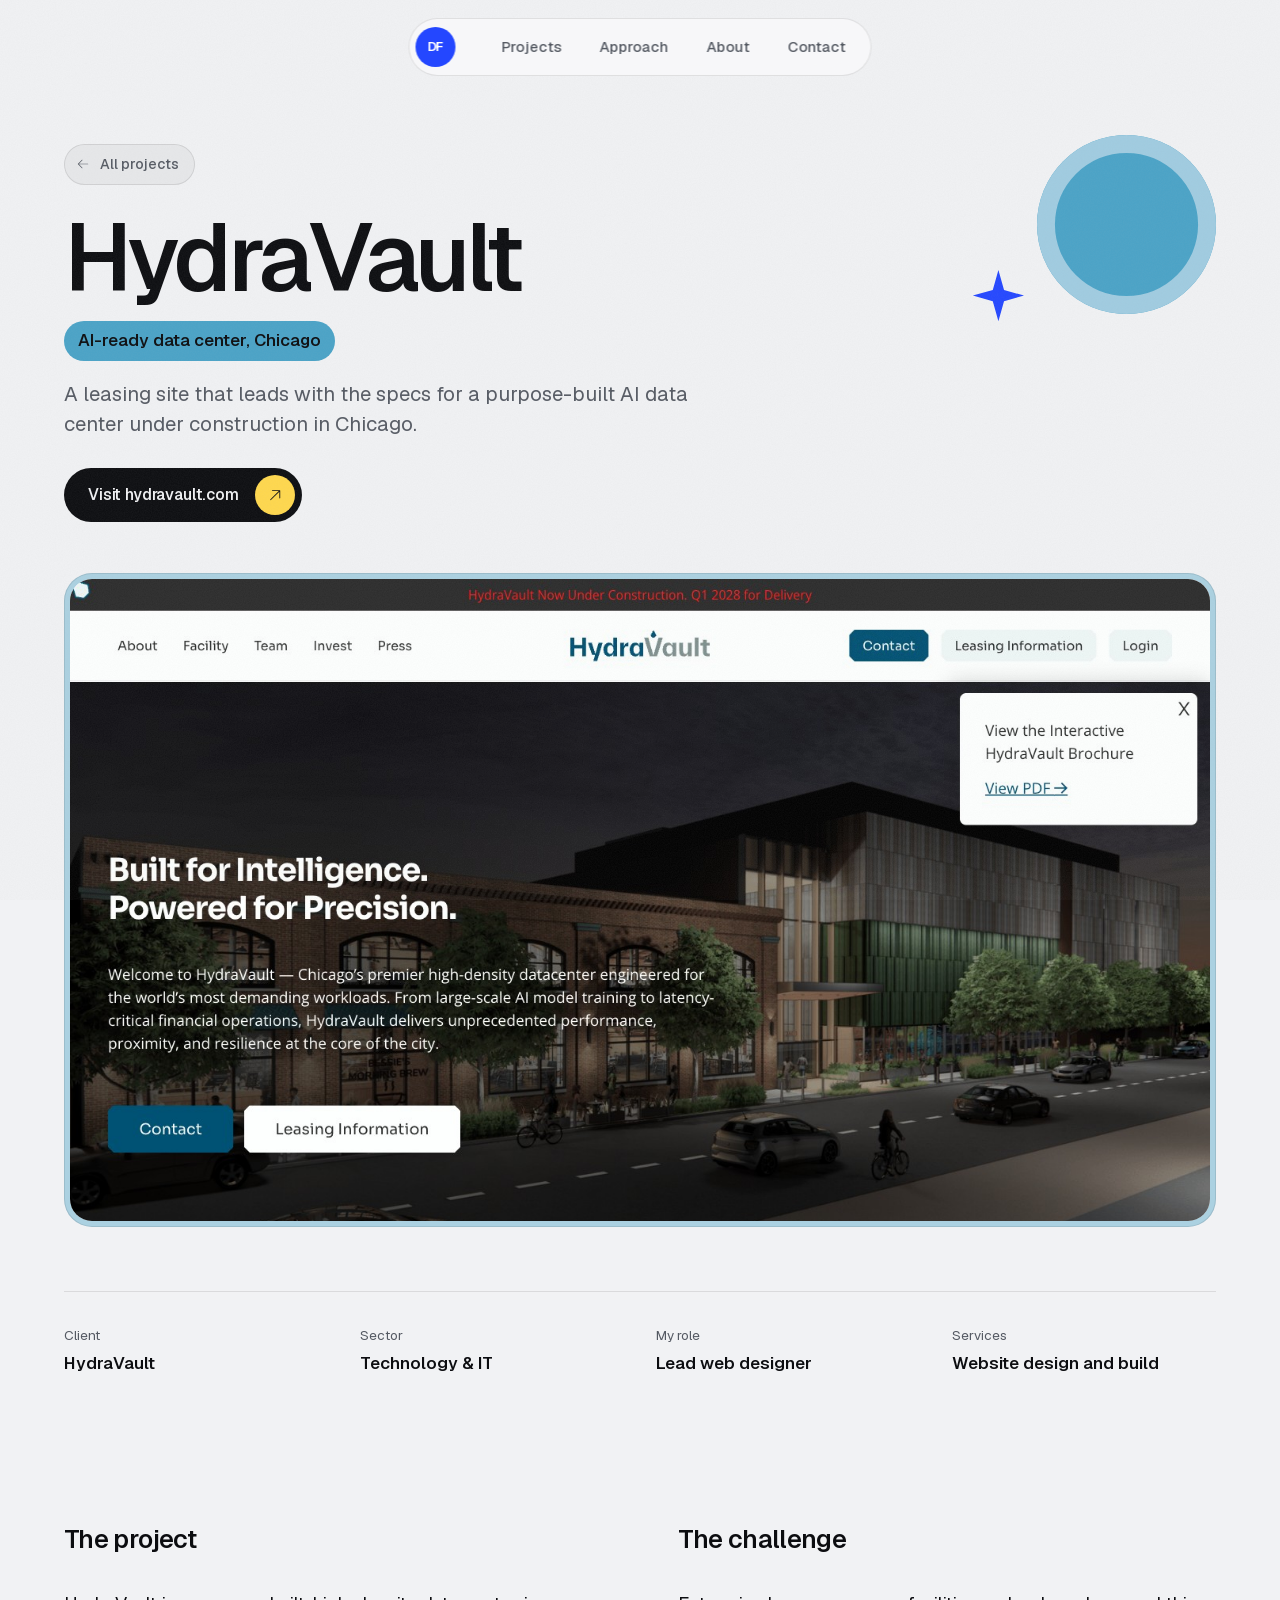
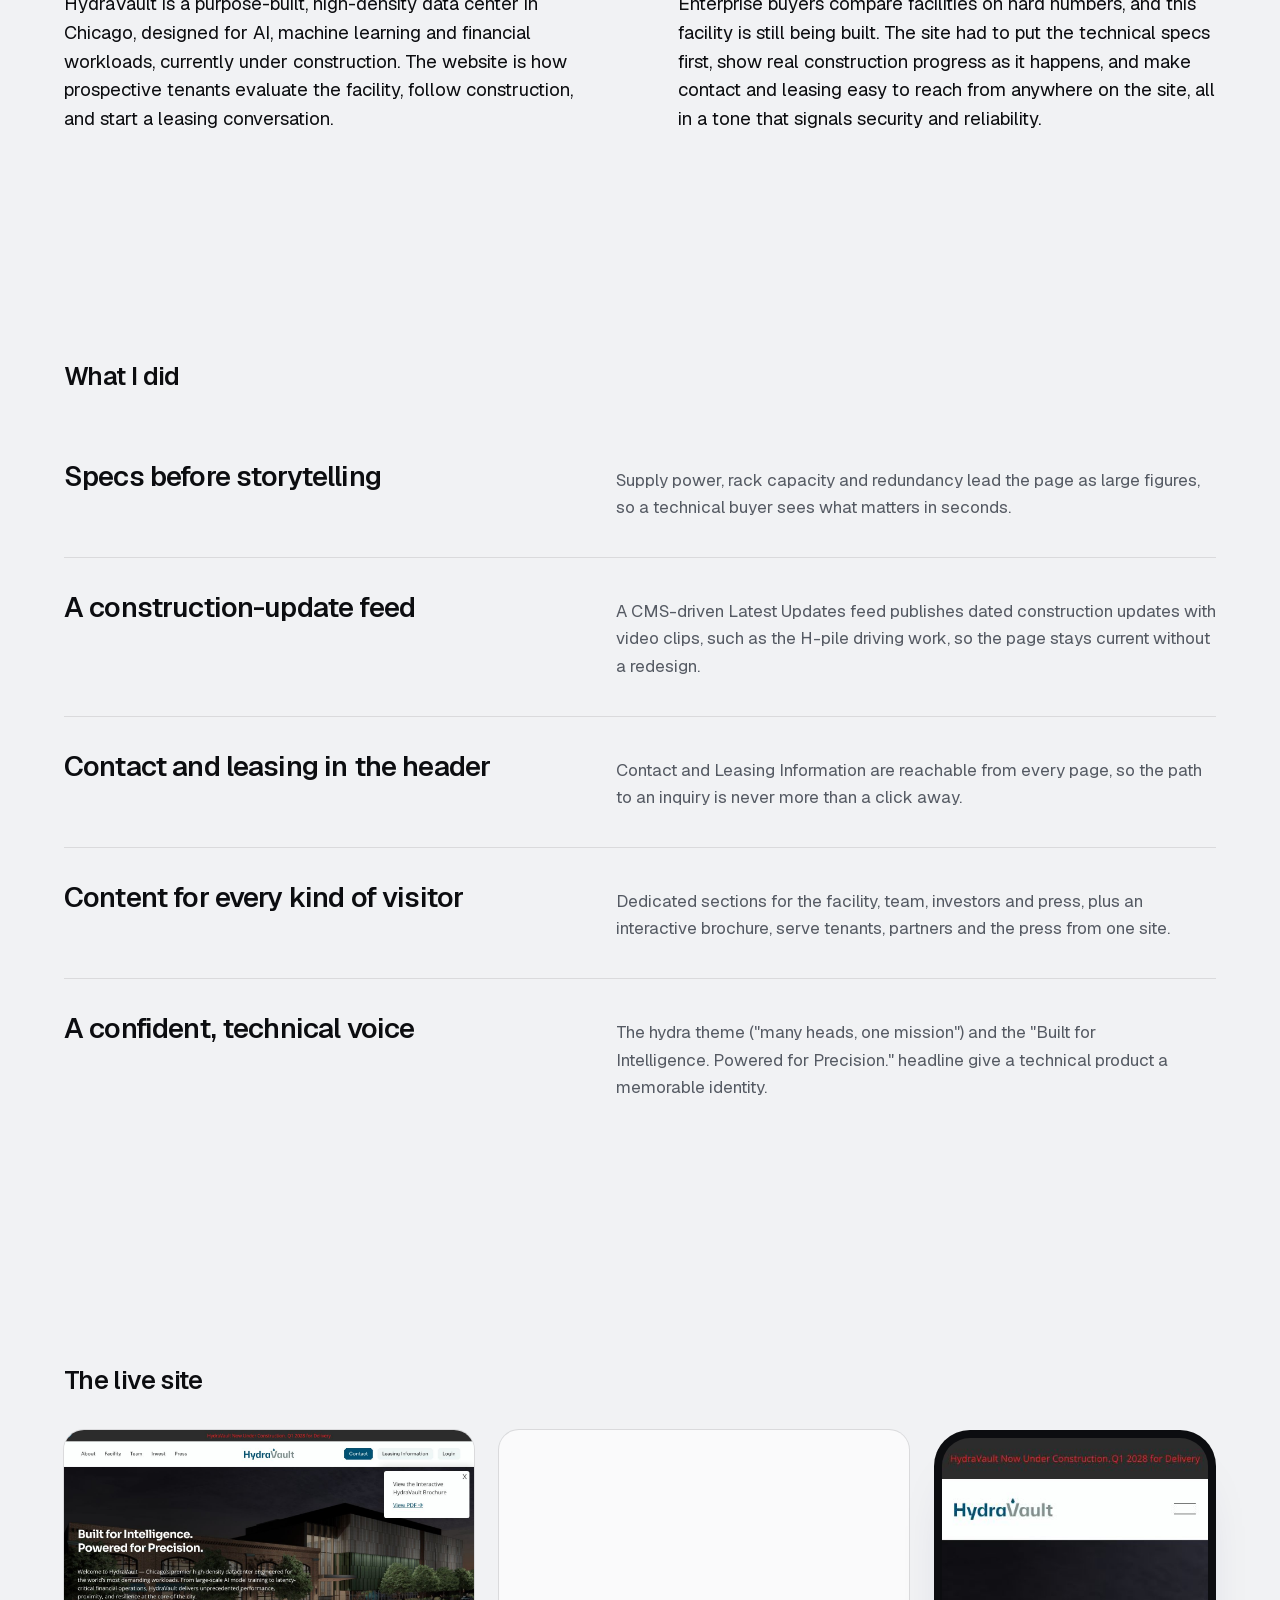
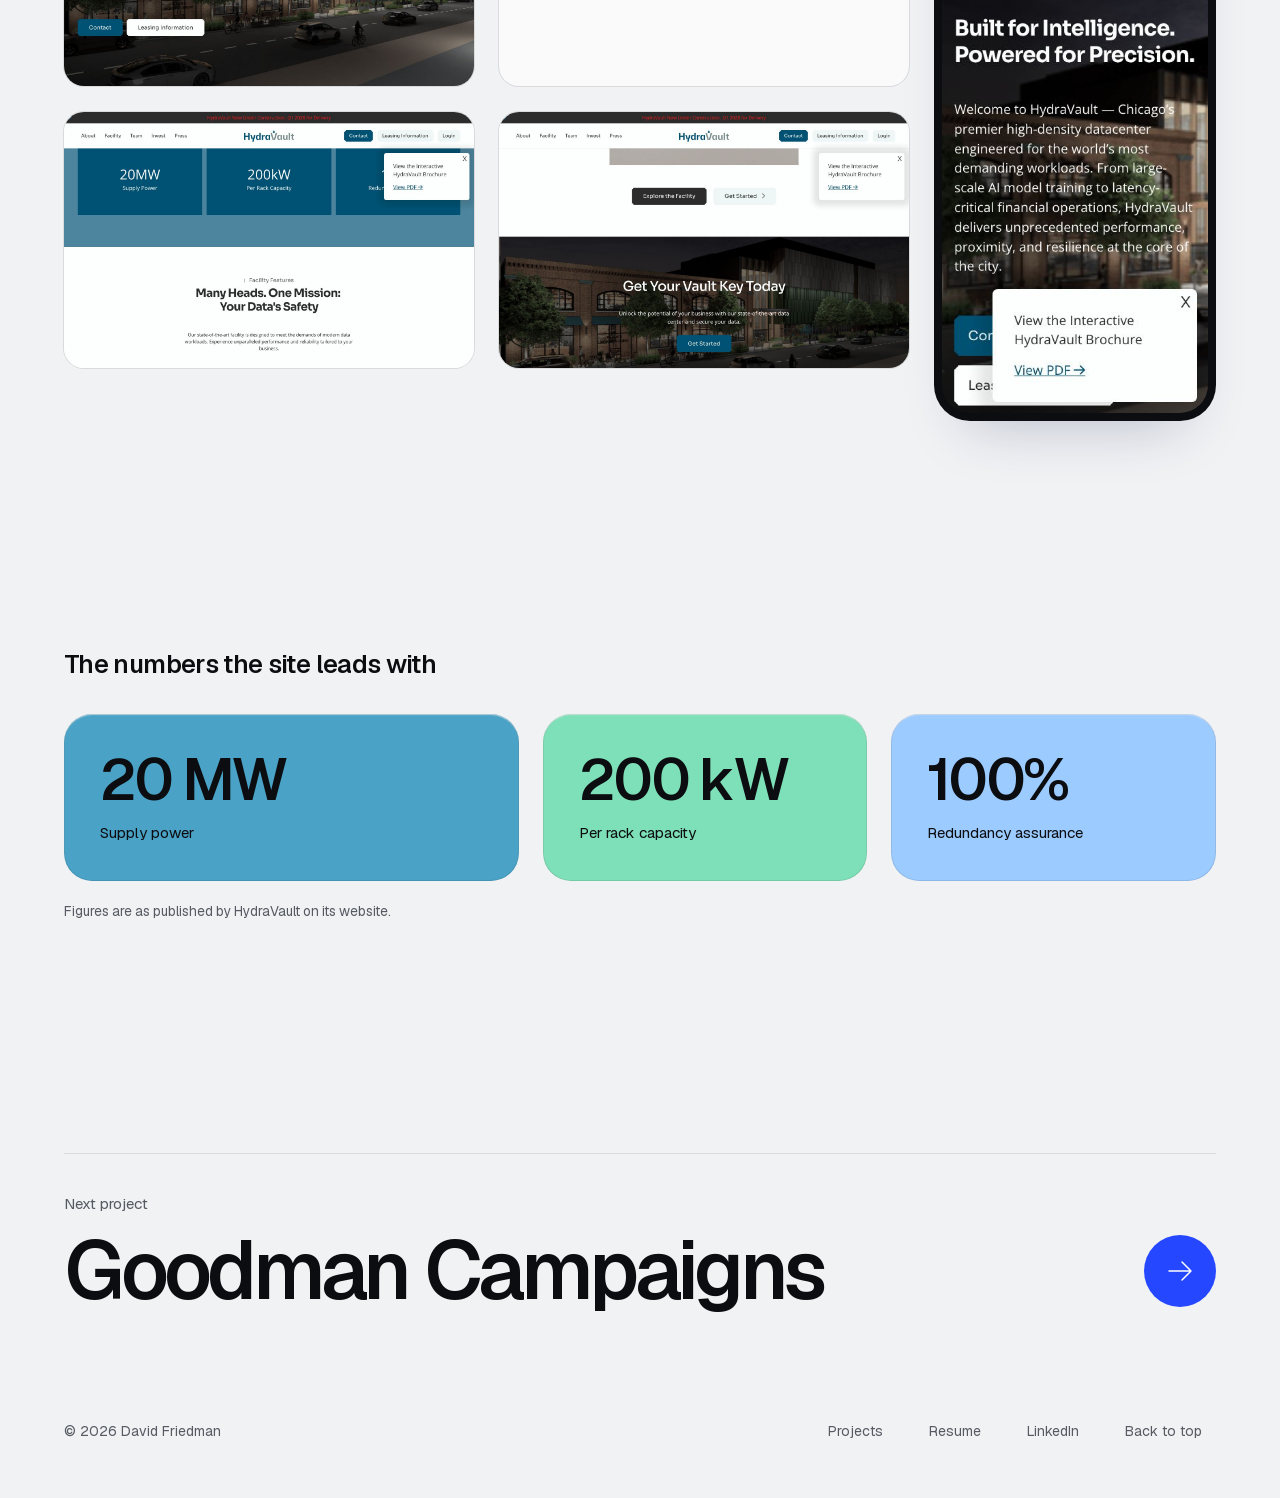
<file: projects/hydravault.html>
<!doctype html>
<html lang="en">
<head>
<meta charset="utf-8">
<meta name="viewport" content="width=device-width, initial-scale=1">
<title>HydraVault website case study | David Friedman</title>
<meta name="description" content="A leasing site that leads with the specs for a purpose-built AI data center under construction in Chicago. Technology &amp; IT website case study by David Friedman, lead web designer at 97 Switch.">
<link rel="canonical" href="https://davidbenjaminfriedman.com/projects/hydravault">
<meta name="author" content="David Friedman">
<meta name="google-site-verification" content="6OicQnqHjsJPrgaq51buBfql6UHuRXyiXFmhLPpCuVk">
<meta name="robots" content="index, follow, max-image-preview:large">
<meta name="theme-color" content="#f1f2f4" media="(prefers-color-scheme: light)">
<meta name="theme-color" content="#0b0c0f" media="(prefers-color-scheme: dark)">
<meta property="og:title" content="HydraVault website case study | David Friedman">
<meta property="og:description" content="A leasing site that leads with the specs for a purpose-built AI data center under construction in Chicago. Technology &amp; IT website case study by David Friedman, lead web designer at 97 Switch.">
<meta property="og:type" content="article">
<meta property="og:site_name" content="David Friedman">
<meta property="og:url" content="https://davidbenjaminfriedman.com/projects/hydravault">
<meta property="og:image" content="https://davidbenjaminfriedman.com/assets/hydravault.jpg">
<meta property="og:image:alt" content="HydraVault homepage with the headline Built for Intelligence, Powered for Precision over a rendering of the data center">
<meta name="twitter:card" content="summary_large_image">
<meta name="twitter:title" content="HydraVault website case study | David Friedman">
<meta name="twitter:description" content="A leasing site that leads with the specs for a purpose-built AI data center under construction in Chicago. Technology &amp; IT website case study by David Friedman, lead web designer at 97 Switch.">
<meta name="twitter:image" content="https://davidbenjaminfriedman.com/assets/hydravault.jpg">
<script type="application/ld+json">{"@context":"https://schema.org","@graph":[{"@type":"BreadcrumbList","itemListElement":[{"@type":"ListItem","position":1,"name":"David Friedman","item":"https://davidbenjaminfriedman.com/"},{"@type":"ListItem","position":2,"name":"Projects","item":"https://davidbenjaminfriedman.com/projects"},{"@type":"ListItem","position":3,"name":"HydraVault","item":"https://davidbenjaminfriedman.com/projects/hydravault"}]},{"@type":"CreativeWork","@id":"https://davidbenjaminfriedman.com/projects/hydravault#case-study","name":"HydraVault website case study","description":"A leasing site that leads with the specs for a purpose-built AI data center under construction in Chicago. Technology & IT website case study by David Friedman, lead web designer at 97 Switch.","url":"https://davidbenjaminfriedman.com/projects/hydravault","author":{"@id":"https://davidbenjaminfriedman.com/#person"},"about":"AI-ready data center, Chicago","genre":"Technology & IT","image":"https://davidbenjaminfriedman.com/assets/hydravault.jpg"},{"@type":"Person","@id":"https://davidbenjaminfriedman.com/#person","name":"David Friedman","url":"https://davidbenjaminfriedman.com/","image":"https://davidbenjaminfriedman.com/assets/glasses.jpg","jobTitle":"Lead Web Designer","description":"Lead web designer and Webflow and WordPress developer at 97 Switch, a Chicago digital agency. Designs, builds and maintains websites and builds AI-assisted workflows with Claude Code.","worksFor":{"@type":"Organization","name":"97 Switch","url":"https://97switch.com"},"alumniOf":{"@type":"CollegeOrUniversity","name":"University of Florida"},"homeLocation":{"@type":"Place","address":{"@type":"PostalAddress","addressLocality":"Tampa","addressRegion":"FL","addressCountry":"US"}},"knowsAbout":["Web design","Webflow","WordPress","UX design","UI design","Figma","Design systems","Information architecture","CMS development","SEO","Answer engine optimization","Web accessibility","QA testing","Claude Code","AI workflow design","Hospitality websites","Real estate websites","Technology websites","Client management"],"sameAs":["https://www.linkedin.com/in/david-b-friedman"]}]}</script>
<link rel="icon" href="/favicon.svg" type="image/svg+xml">
<link rel="icon" href="/favicon.ico" sizes="32x32">
<link rel="apple-touch-icon" href="/apple-touch-icon.png">
<link rel="manifest" href="/site.webmanifest">
<link rel="stylesheet" href="/styles.css">
<script>document.documentElement.classList.add('js')</script>
</head>
<body>
<a class="skip" href="#top">Skip to content</a>

<header class="nav">
  <a class="nav__logo" href="/" aria-label="David Friedman, home">DF</a>
  <nav class="nav__links" aria-label="Primary">
    <a href="/projects">Projects</a>
    <a href="/#approach">Approach</a>
    <a href="/#about">About</a>
    <a href="/#contact">Contact</a>
  </nav>
</header>

<main id="top" class="proj" style="--pc:#4aa3c7">
<section class="wrap ph">
  <a class="back" href="/projects"><svg class="ico" aria-hidden="true" focusable="false" xmlns="http://www.w3.org/2000/svg" viewBox="0 0 256 256" fill="currentColor"><path d="M222,128a6,6,0,0,1-6,6H54.49l61.75,61.76a6,6,0,1,1-8.48,8.48l-72-72a6,6,0,0,1,0-8.48l72-72a6,6,0,0,1,8.48,8.48L54.49,122H216A6,6,0,0,1,222,128Z"/></svg><span>All projects</span></a>
  <h1 data-r>HydraVault</h1>
  <p class="ph__kind" data-r style="--d:.06s">AI-ready data center, Chicago</p>
  <p class="ph__sum" data-r style="--d:.12s">A leasing site that leads with the specs for a purpose-built AI data center under construction in Chicago.</p>
  <div class="ph__cta" data-r style="--d:.18s"><a class="btn btn--solid" href="https://www.hydravault.com" target="_blank" rel="noopener"><span>Visit hydravault.com</span><span class="btn__ico"><svg class="ico" aria-hidden="true" focusable="false" xmlns="http://www.w3.org/2000/svg" viewBox="0 0 256 256" fill="currentColor"><path d="M198,64V168a6,6,0,0,1-12,0V78.48L68.24,196.24a6,6,0,0,1-8.48-8.48L177.52,70H88a6,6,0,0,1,0-12H192A6,6,0,0,1,198,64Z"/></svg></span></a></div>
</section>
<section class="wrap pshot" data-r><div class="shell"><div class="core"><img src="/assets/hydravault.jpg" alt="HydraVault homepage with the headline Built for Intelligence, Powered for Precision over a rendering of the data center" width="1440" height="900"></div></div></section>
<section class="wrap"><dl class="facts"><div><dt>Client</dt><dd>HydraVault</dd></div><div><dt>Sector</dt><dd>Technology &amp; IT</dd></div><div><dt>My role</dt><dd>Lead web designer</dd></div><div><dt>Services</dt><dd>Website design and build</dd></div></dl></section>
<section class="band"><div class="wrap pcols">
  <div data-r><h2 class="h-sec">The project</h2><p class="lead">HydraVault is a purpose-built, high-density data center in Chicago, designed for AI, machine learning and financial workloads, currently under construction. The website is how prospective tenants evaluate the facility, follow construction, and start a leasing conversation.</p></div>
  <div data-r style="--d:.08s"><h2 class="h-sec">The challenge</h2><p class="lead">Enterprise buyers compare facilities on hard numbers, and this facility is still being built. The site had to put the technical specs first, show real construction progress as it happens, and make contact and leasing easy to reach from anywhere on the site, all in a tone that signals security and reliability.</p></div>
</div></section>
<section class="band"><div class="wrap">
  <h2 class="h-sec">What I did</h2>
  <ul class="did"><li data-r><h3>Specs before storytelling</h3><p>Supply power, rack capacity and redundancy lead the page as large figures, so a technical buyer sees what matters in seconds.</p></li><li data-r><h3>A construction-update feed</h3><p>A CMS-driven Latest Updates feed publishes dated construction updates with video clips, such as the H-pile driving work, so the page stays current without a redesign.</p></li><li data-r><h3>Contact and leasing in the header</h3><p>Contact and Leasing Information are reachable from every page, so the path to an inquiry is never more than a click away.</p></li><li data-r><h3>Content for every kind of visitor</h3><p>Dedicated sections for the facility, team, investors and press, plus an interactive brochure, serve tenants, partners and the press from one site.</p></li><li data-r><h3>A confident, technical voice</h3><p>The hydra theme (&quot;many heads, one mission&quot;) and the &quot;Built for Intelligence. Powered for Precision.&quot; headline give a technical product a memorable identity.</p></li></ul>
</div></section>
<section class="band"><div class="wrap"><h2 class="h-sec">The live site</h2><div class="gal gal--live"><div class="gal__desk"><figure data-r><img src="/assets/hydravault-d0.jpg" alt="HydraVault website, view 1" width="1440" height="900" loading="lazy" decoding="async"></figure><figure data-r><img src="/assets/hydravault-d1.jpg" alt="HydraVault website, view 2" width="1440" height="900" loading="lazy" decoding="async"></figure><figure data-r><img src="/assets/hydravault-d2.jpg" alt="HydraVault website, view 3" width="1440" height="900" loading="lazy" decoding="async"></figure><figure data-r><img src="/assets/hydravault-d3.jpg" alt="HydraVault website, view 4" width="1440" height="900" loading="lazy" decoding="async"></figure></div><figure class="phone" data-r><div class="phone__in"><img src="/assets/hydravault-m0.jpg" alt="HydraVault on a phone" width="390" height="844" loading="lazy" decoding="async"></div></figure></div></div></section>


<section class="band"><div class="wrap"><h2 class="h-sec">The numbers the site leads with</h2><ul class="results"><li data-r><b>20 MW</b><span>Supply power</span></li><li data-r><b>200 kW</b><span>Per rack capacity</span></li><li data-r><b>100%</b><span>Redundancy assurance</span></li></ul><p class="outnote">Figures are as published by HydraVault on its website.</p></div></section>
<section class="band band--end"><div class="wrap">
  <a class="pnext" href="/projects/goodman-campaigns">
    <span class="pnext__lbl">Next project</span>
    <span class="pnext__row"><span class="pnext__name">Goodman Campaigns</span><span class="btn__ico btn__ico--lg"><svg class="ico" aria-hidden="true" focusable="false" xmlns="http://www.w3.org/2000/svg" viewBox="0 0 256 256" fill="currentColor"><path d="M220.24,132.24l-72,72a6,6,0,0,1-8.48-8.48L201.51,134H40a6,6,0,0,1,0-12H201.51L139.76,60.24a6,6,0,0,1,8.48-8.48l72,72A6,6,0,0,1,220.24,132.24Z"/></svg></span></span>
  </a>
</div></section>
</main>

<footer class="foot">
  <span>© 2026 David Friedman</span>
  <nav aria-label="Footer">
    <a href="/projects">Projects</a>
    <a href="/assets/David-Friedman-Resume.pdf" target="_blank" rel="noopener">Resume</a>
    <a href="https://www.linkedin.com/in/david-b-friedman" target="_blank" rel="noopener">LinkedIn</a>
    <a href="#top">Back to top</a>
  </nav>
</footer>

<script src="/main.js"></script>
</body>
</html>
</file>
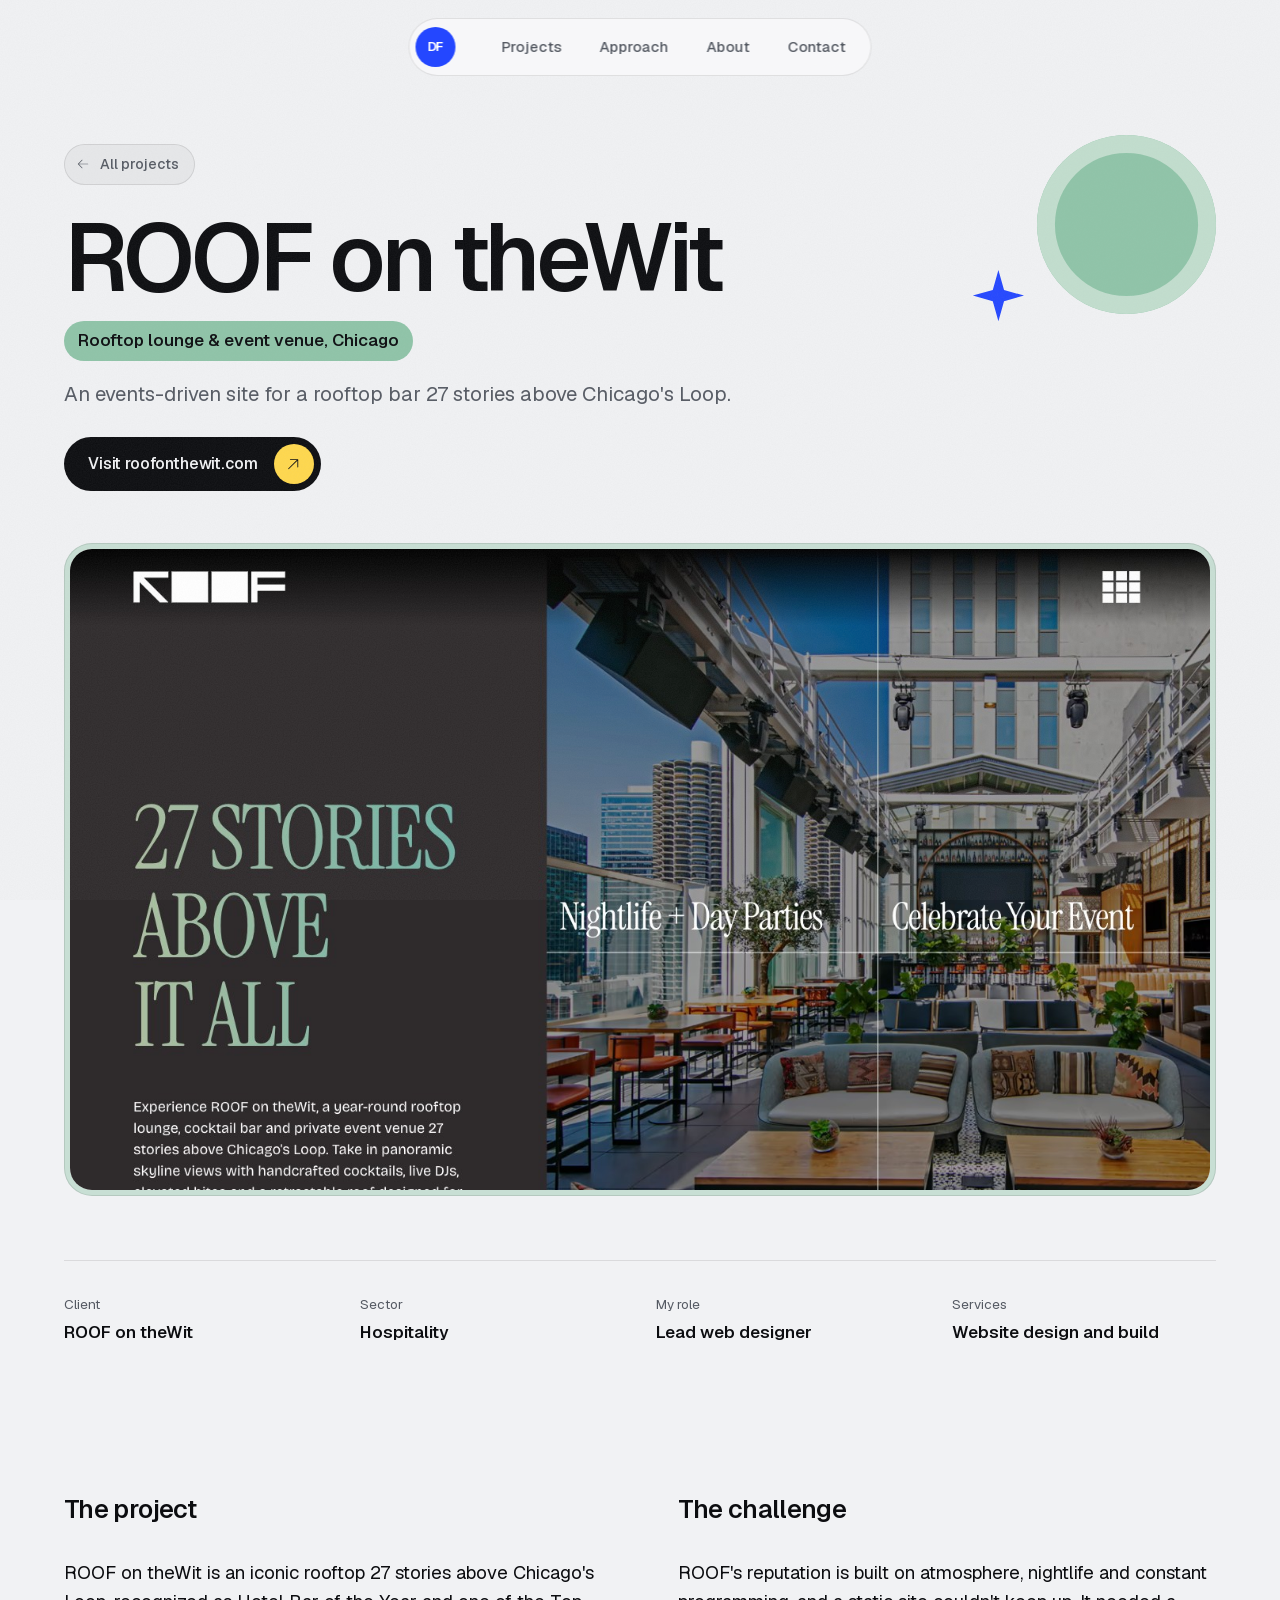
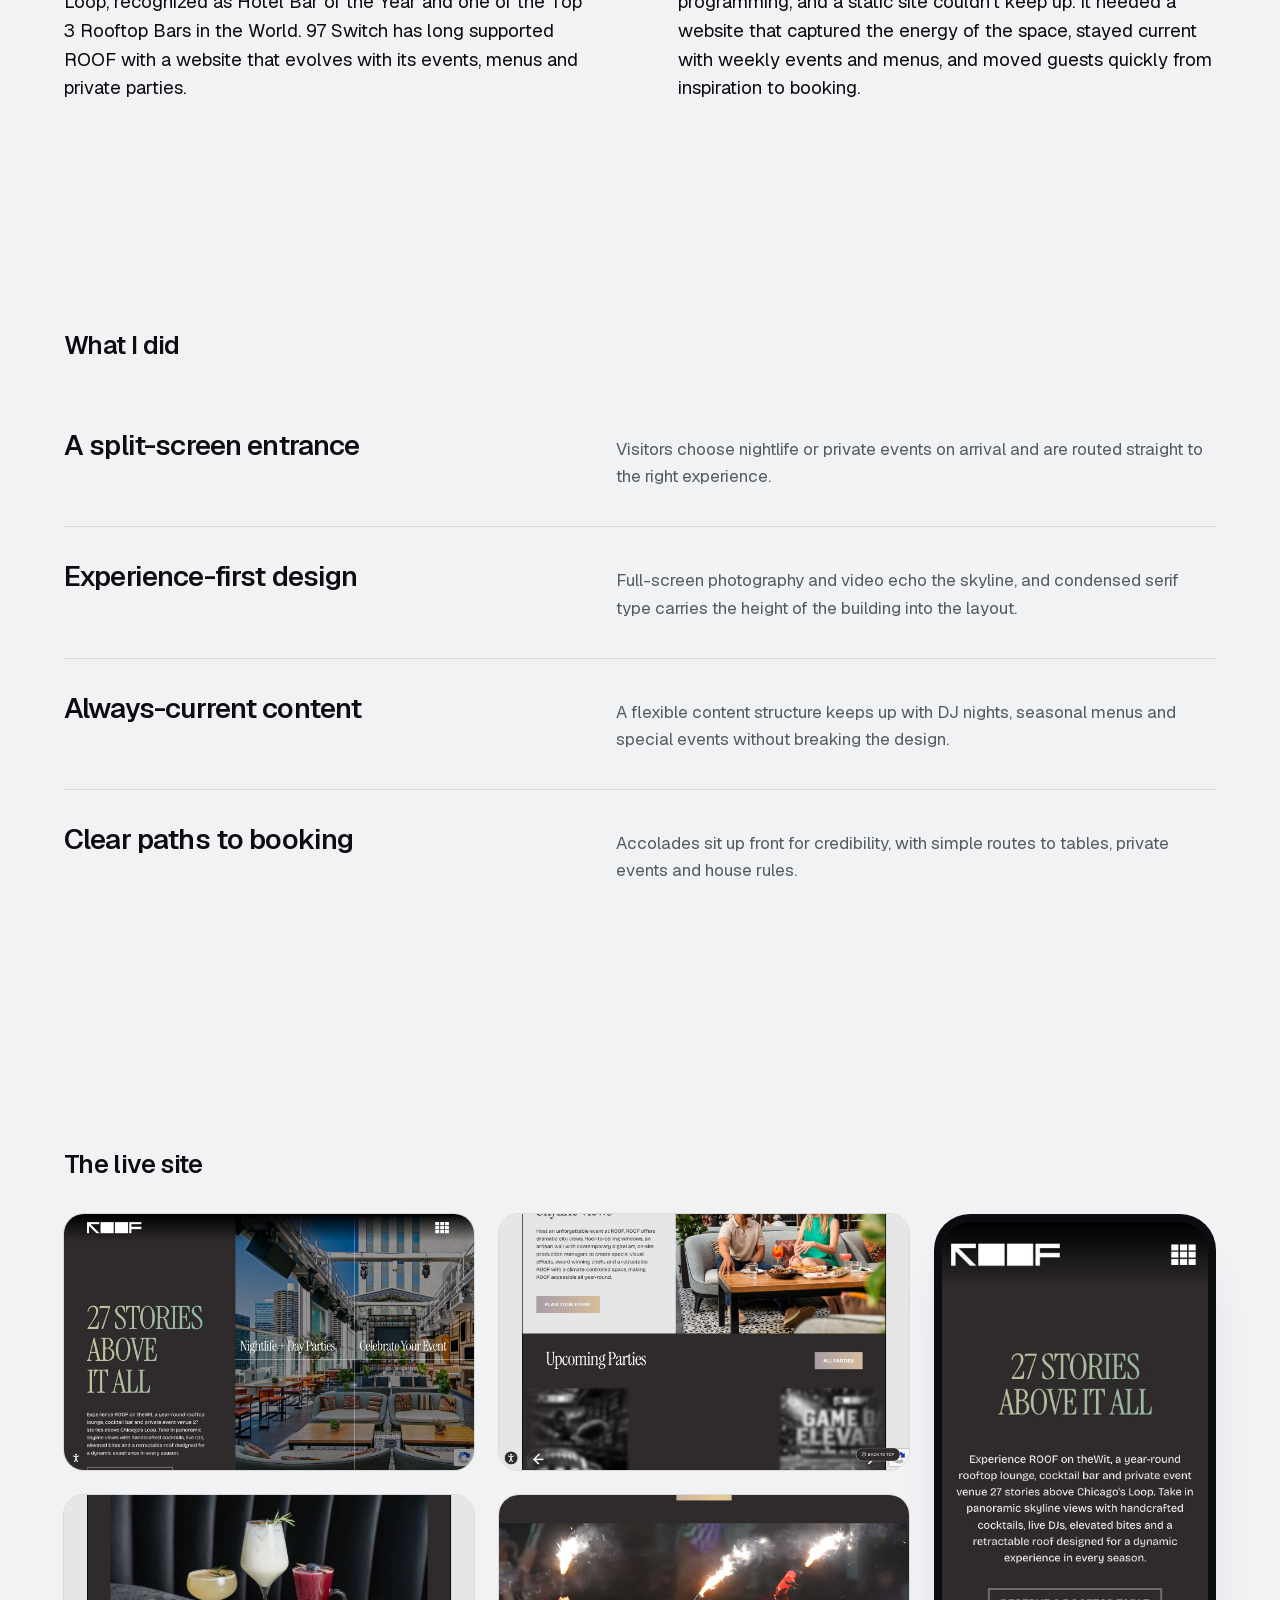
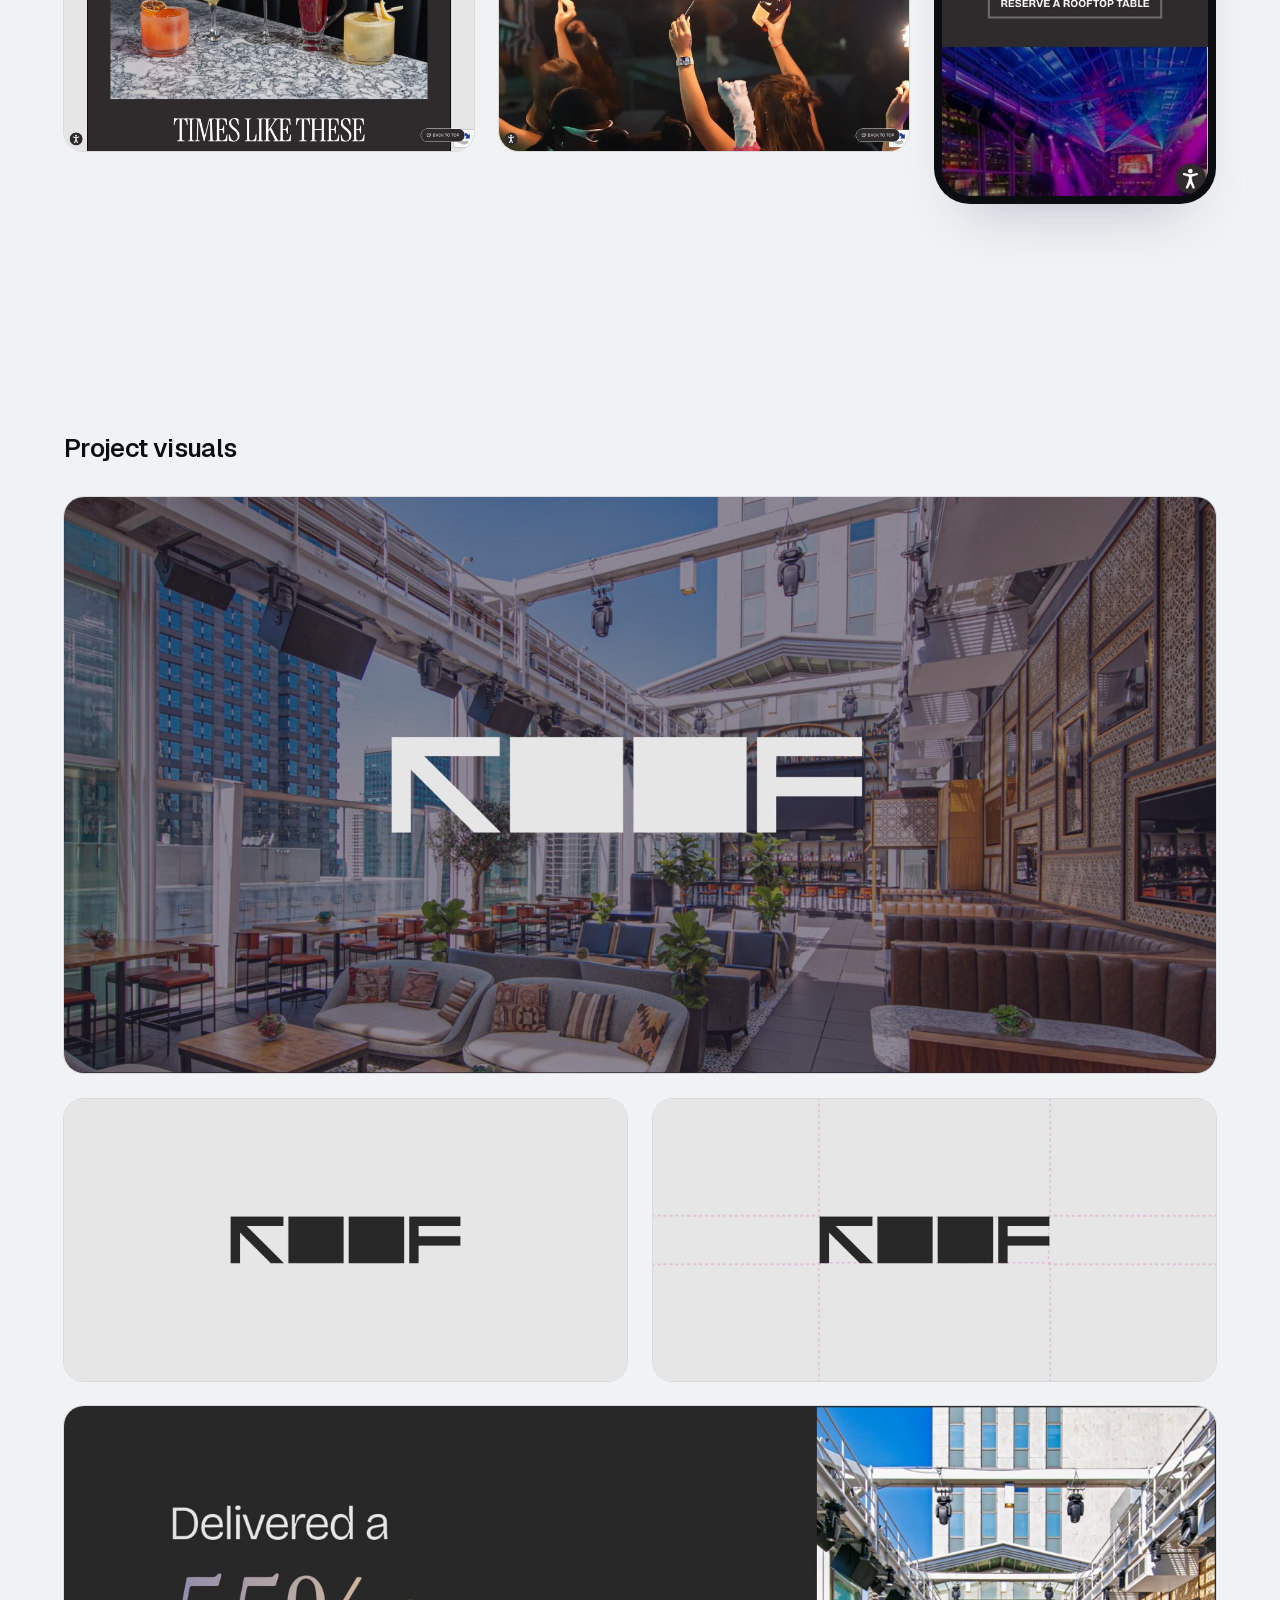
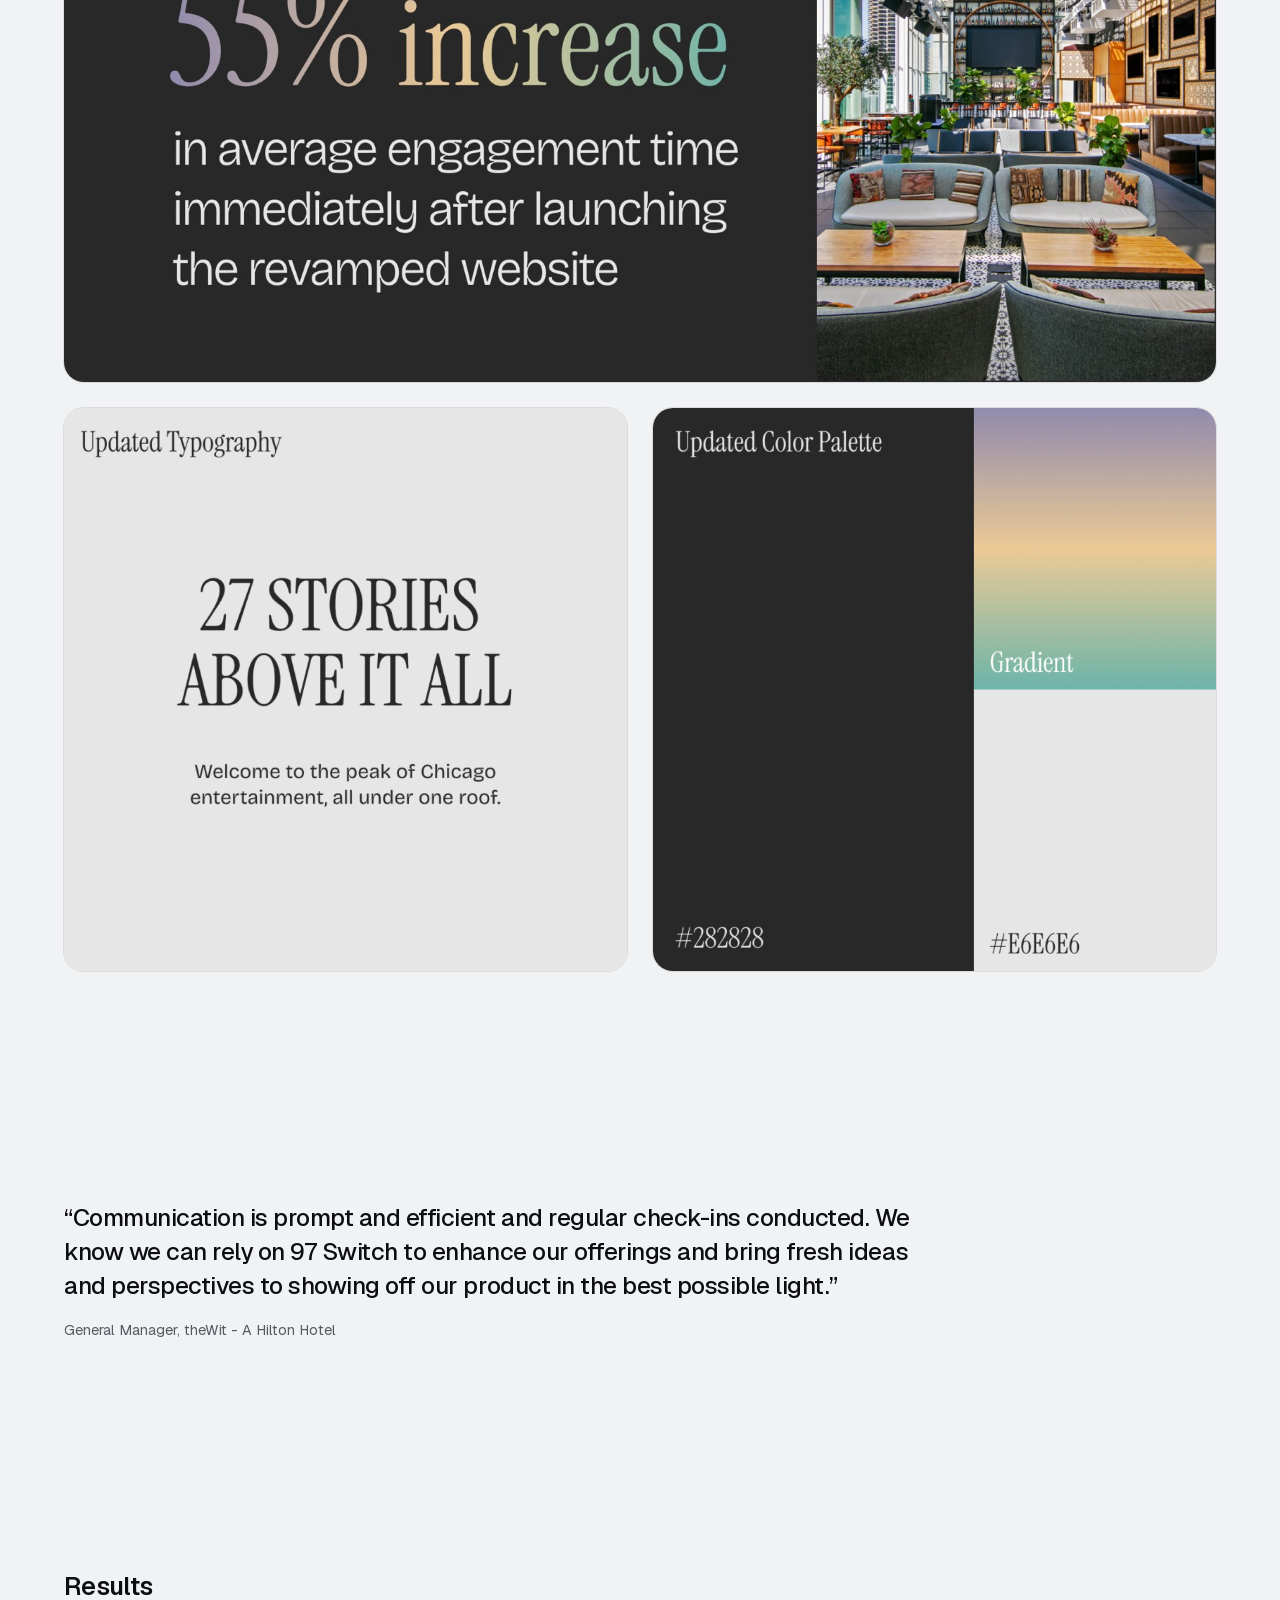
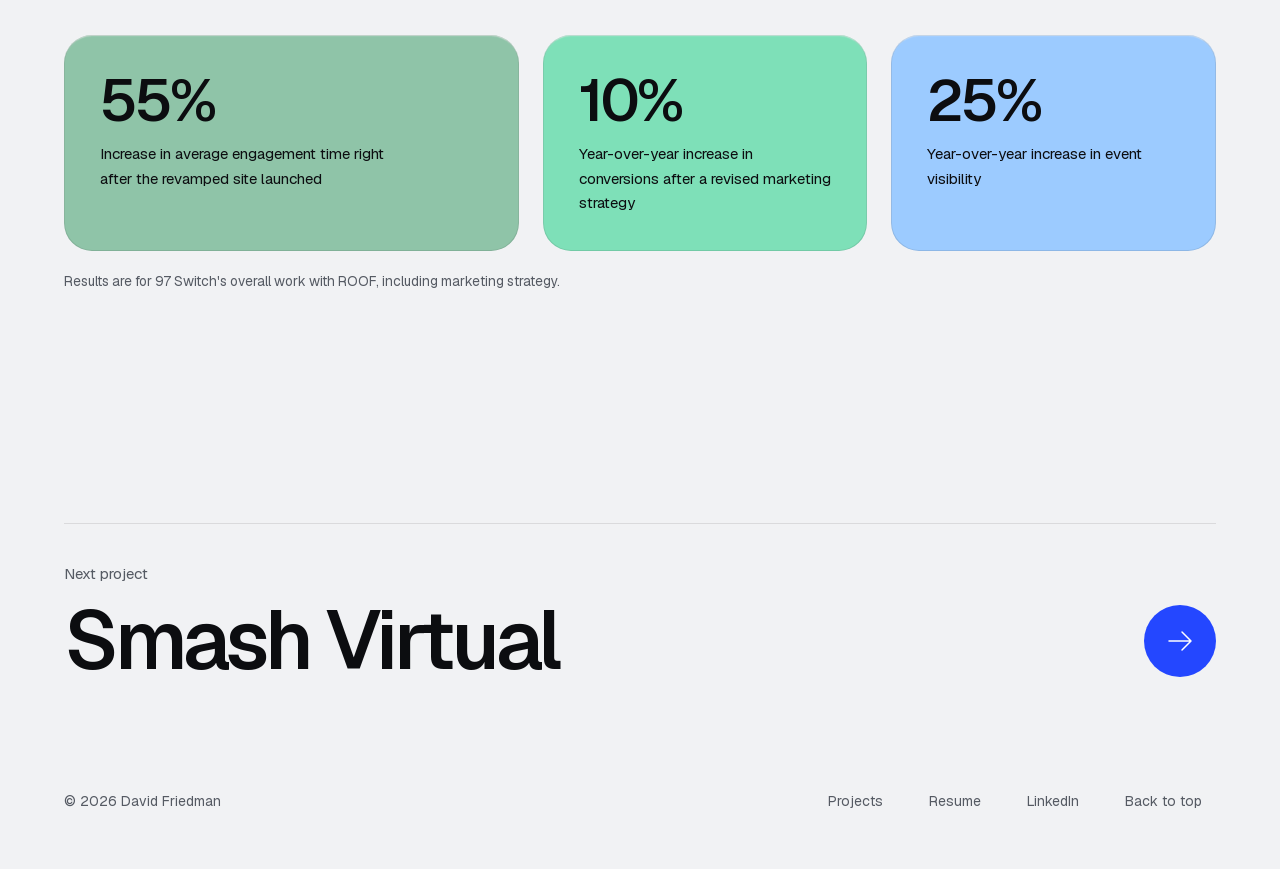
<file: projects/roof-on-thewit.html>
<!doctype html>
<html lang="en">
<head>
<meta charset="utf-8">
<meta name="viewport" content="width=device-width, initial-scale=1">
<title>ROOF on theWit website case study | David Friedman</title>
<meta name="description" content="An events-driven site for a rooftop bar 27 stories above Chicago&#x27;s Loop. Hospitality website case study by David Friedman, lead web designer at 97 Switch.">
<link rel="canonical" href="https://davidbenjaminfriedman.com/projects/roof-on-thewit">
<meta name="author" content="David Friedman">
<meta name="google-site-verification" content="6OicQnqHjsJPrgaq51buBfql6UHuRXyiXFmhLPpCuVk">
<meta name="robots" content="index, follow, max-image-preview:large">
<meta name="theme-color" content="#f1f2f4" media="(prefers-color-scheme: light)">
<meta name="theme-color" content="#0b0c0f" media="(prefers-color-scheme: dark)">
<meta property="og:title" content="ROOF on theWit website case study | David Friedman">
<meta property="og:description" content="An events-driven site for a rooftop bar 27 stories above Chicago&#x27;s Loop. Hospitality website case study by David Friedman, lead web designer at 97 Switch.">
<meta property="og:type" content="article">
<meta property="og:site_name" content="David Friedman">
<meta property="og:url" content="https://davidbenjaminfriedman.com/projects/roof-on-thewit">
<meta property="og:image" content="https://davidbenjaminfriedman.com/assets/roof.jpg">
<meta property="og:image:alt" content="ROOF on theWit homepage with the headline 27 Stories Above It All beside a rooftop lounge photo">
<meta name="twitter:card" content="summary_large_image">
<meta name="twitter:title" content="ROOF on theWit website case study | David Friedman">
<meta name="twitter:description" content="An events-driven site for a rooftop bar 27 stories above Chicago&#x27;s Loop. Hospitality website case study by David Friedman, lead web designer at 97 Switch.">
<meta name="twitter:image" content="https://davidbenjaminfriedman.com/assets/roof.jpg">
<script type="application/ld+json">{"@context":"https://schema.org","@graph":[{"@type":"BreadcrumbList","itemListElement":[{"@type":"ListItem","position":1,"name":"David Friedman","item":"https://davidbenjaminfriedman.com/"},{"@type":"ListItem","position":2,"name":"Projects","item":"https://davidbenjaminfriedman.com/projects"},{"@type":"ListItem","position":3,"name":"ROOF on theWit","item":"https://davidbenjaminfriedman.com/projects/roof-on-thewit"}]},{"@type":"CreativeWork","@id":"https://davidbenjaminfriedman.com/projects/roof-on-thewit#case-study","name":"ROOF on theWit website case study","description":"An events-driven site for a rooftop bar 27 stories above Chicago's Loop. Hospitality website case study by David Friedman, lead web designer at 97 Switch.","url":"https://davidbenjaminfriedman.com/projects/roof-on-thewit","author":{"@id":"https://davidbenjaminfriedman.com/#person"},"about":"Rooftop lounge & event venue, Chicago","genre":"Hospitality","image":"https://davidbenjaminfriedman.com/assets/roof.jpg"},{"@type":"Person","@id":"https://davidbenjaminfriedman.com/#person","name":"David Friedman","url":"https://davidbenjaminfriedman.com/","image":"https://davidbenjaminfriedman.com/assets/glasses.jpg","jobTitle":"Lead Web Designer","description":"Lead web designer and Webflow and WordPress developer at 97 Switch, a Chicago digital agency. Designs, builds and maintains websites and builds AI-assisted workflows with Claude Code.","worksFor":{"@type":"Organization","name":"97 Switch","url":"https://97switch.com"},"alumniOf":{"@type":"CollegeOrUniversity","name":"University of Florida"},"homeLocation":{"@type":"Place","address":{"@type":"PostalAddress","addressLocality":"Tampa","addressRegion":"FL","addressCountry":"US"}},"knowsAbout":["Web design","Webflow","WordPress","UX design","UI design","Figma","Design systems","Information architecture","CMS development","SEO","Answer engine optimization","Web accessibility","QA testing","Claude Code","AI workflow design","Hospitality websites","Real estate websites","Technology websites","Client management"],"sameAs":["https://www.linkedin.com/in/david-b-friedman"]}]}</script>
<link rel="icon" href="/favicon.svg" type="image/svg+xml">
<link rel="icon" href="/favicon.ico" sizes="32x32">
<link rel="apple-touch-icon" href="/apple-touch-icon.png">
<link rel="manifest" href="/site.webmanifest">
<link rel="stylesheet" href="/styles.css">
<script>document.documentElement.classList.add('js')</script>
</head>
<body>
<a class="skip" href="#top">Skip to content</a>

<header class="nav">
  <a class="nav__logo" href="/" aria-label="David Friedman, home">DF</a>
  <nav class="nav__links" aria-label="Primary">
    <a href="/projects">Projects</a>
    <a href="/#approach">Approach</a>
    <a href="/#about">About</a>
    <a href="/#contact">Contact</a>
  </nav>
</header>

<main id="top" class="proj" style="--pc:#8fc4a8">
<section class="wrap ph">
  <a class="back" href="/projects"><svg class="ico" aria-hidden="true" focusable="false" xmlns="http://www.w3.org/2000/svg" viewBox="0 0 256 256" fill="currentColor"><path d="M222,128a6,6,0,0,1-6,6H54.49l61.75,61.76a6,6,0,1,1-8.48,8.48l-72-72a6,6,0,0,1,0-8.48l72-72a6,6,0,0,1,8.48,8.48L54.49,122H216A6,6,0,0,1,222,128Z"/></svg><span>All projects</span></a>
  <h1 data-r>ROOF on theWit</h1>
  <p class="ph__kind" data-r style="--d:.06s">Rooftop lounge &amp; event venue, Chicago</p>
  <p class="ph__sum" data-r style="--d:.12s">An events-driven site for a rooftop bar 27 stories above Chicago&#x27;s Loop.</p>
  <div class="ph__cta" data-r style="--d:.18s"><a class="btn btn--solid" href="https://www.roofonthewit.com" target="_blank" rel="noopener"><span>Visit roofonthewit.com</span><span class="btn__ico"><svg class="ico" aria-hidden="true" focusable="false" xmlns="http://www.w3.org/2000/svg" viewBox="0 0 256 256" fill="currentColor"><path d="M198,64V168a6,6,0,0,1-12,0V78.48L68.24,196.24a6,6,0,0,1-8.48-8.48L177.52,70H88a6,6,0,0,1,0-12H192A6,6,0,0,1,198,64Z"/></svg></span></a></div>
</section>
<section class="wrap pshot" data-r><div class="shell"><div class="core"><img src="/assets/roof.jpg" alt="ROOF on theWit homepage with the headline 27 Stories Above It All beside a rooftop lounge photo" width="1440" height="900"></div></div></section>
<section class="wrap"><dl class="facts"><div><dt>Client</dt><dd>ROOF on theWit</dd></div><div><dt>Sector</dt><dd>Hospitality</dd></div><div><dt>My role</dt><dd>Lead web designer</dd></div><div><dt>Services</dt><dd>Website design and build</dd></div></dl></section>
<section class="band"><div class="wrap pcols">
  <div data-r><h2 class="h-sec">The project</h2><p class="lead">ROOF on theWit is an iconic rooftop 27 stories above Chicago&#x27;s Loop, recognized as Hotel Bar of the Year and one of the Top 3 Rooftop Bars in the World. 97 Switch has long supported ROOF with a website that evolves with its events, menus and private parties.</p></div>
  <div data-r style="--d:.08s"><h2 class="h-sec">The challenge</h2><p class="lead">ROOF&#x27;s reputation is built on atmosphere, nightlife and constant programming, and a static site couldn&#x27;t keep up. It needed a website that captured the energy of the space, stayed current with weekly events and menus, and moved guests quickly from inspiration to booking.</p></div>
</div></section>
<section class="band"><div class="wrap">
  <h2 class="h-sec">What I did</h2>
  <ul class="did"><li data-r><h3>A split-screen entrance</h3><p>Visitors choose nightlife or private events on arrival and are routed straight to the right experience.</p></li><li data-r><h3>Experience-first design</h3><p>Full-screen photography and video echo the skyline, and condensed serif type carries the height of the building into the layout.</p></li><li data-r><h3>Always-current content</h3><p>A flexible content structure keeps up with DJ nights, seasonal menus and special events without breaking the design.</p></li><li data-r><h3>Clear paths to booking</h3><p>Accolades sit up front for credibility, with simple routes to tables, private events and house rules.</p></li></ul>
</div></section>
<section class="band"><div class="wrap"><h2 class="h-sec">The live site</h2><div class="gal gal--live"><div class="gal__desk"><figure data-r><img src="/assets/roof-on-thewit-d0.jpg" alt="ROOF on theWit website, view 1" width="1440" height="900" loading="lazy" decoding="async"></figure><figure data-r><img src="/assets/roof-on-thewit-d1.jpg" alt="ROOF on theWit website, view 2" width="1440" height="900" loading="lazy" decoding="async"></figure><figure data-r><img src="/assets/roof-on-thewit-d2.jpg" alt="ROOF on theWit website, view 3" width="1440" height="900" loading="lazy" decoding="async"></figure><figure data-r><img src="/assets/roof-on-thewit-d3.jpg" alt="ROOF on theWit website, view 4" width="1440" height="900" loading="lazy" decoding="async"></figure></div><figure class="phone" data-r><div class="phone__in"><img src="/assets/roof-on-thewit-m0.jpg" alt="ROOF on theWit on a phone" width="390" height="844" loading="lazy" decoding="async"></div></figure></div></div></section>
<section class="band"><div class="wrap"><h2 class="h-sec">Project visuals</h2><div class="gal gal--proj"><figure data-r><img src="/assets/roof-on-thewit-g0.jpg" alt="ROOF on theWit design, image 1" width="1600" height="800" loading="lazy" decoding="async"></figure><figure data-r><img src="/assets/roof-on-thewit-g1.jpg" alt="ROOF on theWit design, image 2" width="1600" height="800" loading="lazy" decoding="async"></figure><figure data-r><img src="/assets/roof-on-thewit-g2.jpg" alt="ROOF on theWit design, image 3" width="1600" height="800" loading="lazy" decoding="async"></figure><figure data-r><img src="/assets/roof-on-thewit-g3.jpg" alt="ROOF on theWit design, image 4" width="1600" height="800" loading="lazy" decoding="async"></figure><figure data-r><img src="/assets/roof-on-thewit-g4.jpg" alt="ROOF on theWit design, image 5" width="1600" height="1600" loading="lazy" decoding="async"></figure><figure data-r><img src="/assets/roof-on-thewit-g5.jpg" alt="ROOF on theWit design, image 6" width="1600" height="1600" loading="lazy" decoding="async"></figure></div></div></section>
<section class="band"><div class="wrap"><blockquote class="pquote" data-r><p>“Communication is prompt and efficient and regular check-ins conducted. We know we can rely on 97 Switch to enhance our offerings and bring fresh ideas and perspectives to showing off our product in the best possible light.”</p><footer>General Manager, theWit - A Hilton Hotel</footer></blockquote></div></section>
<section class="band"><div class="wrap"><h2 class="h-sec">Results</h2><ul class="results"><li data-r><b>55%</b><span>Increase in average engagement time right after the revamped site launched</span></li><li data-r><b>10%</b><span>Year-over-year increase in conversions after a revised marketing strategy</span></li><li data-r><b>25%</b><span>Year-over-year increase in event visibility</span></li></ul><p class="outnote">Results are for 97 Switch&#x27;s overall work with ROOF, including marketing strategy.</p></div></section>
<section class="band band--end"><div class="wrap">
  <a class="pnext" href="/projects/smash-virtual">
    <span class="pnext__lbl">Next project</span>
    <span class="pnext__row"><span class="pnext__name">Smash Virtual</span><span class="btn__ico btn__ico--lg"><svg class="ico" aria-hidden="true" focusable="false" xmlns="http://www.w3.org/2000/svg" viewBox="0 0 256 256" fill="currentColor"><path d="M220.24,132.24l-72,72a6,6,0,0,1-8.48-8.48L201.51,134H40a6,6,0,0,1,0-12H201.51L139.76,60.24a6,6,0,0,1,8.48-8.48l72,72A6,6,0,0,1,220.24,132.24Z"/></svg></span></span>
  </a>
</div></section>
</main>

<footer class="foot">
  <span>© 2026 David Friedman</span>
  <nav aria-label="Footer">
    <a href="/projects">Projects</a>
    <a href="/assets/David-Friedman-Resume.pdf" target="_blank" rel="noopener">Resume</a>
    <a href="https://www.linkedin.com/in/david-b-friedman" target="_blank" rel="noopener">LinkedIn</a>
    <a href="#top">Back to top</a>
  </nav>
</footer>

<script src="/main.js"></script>
</body>
</html>
</file>
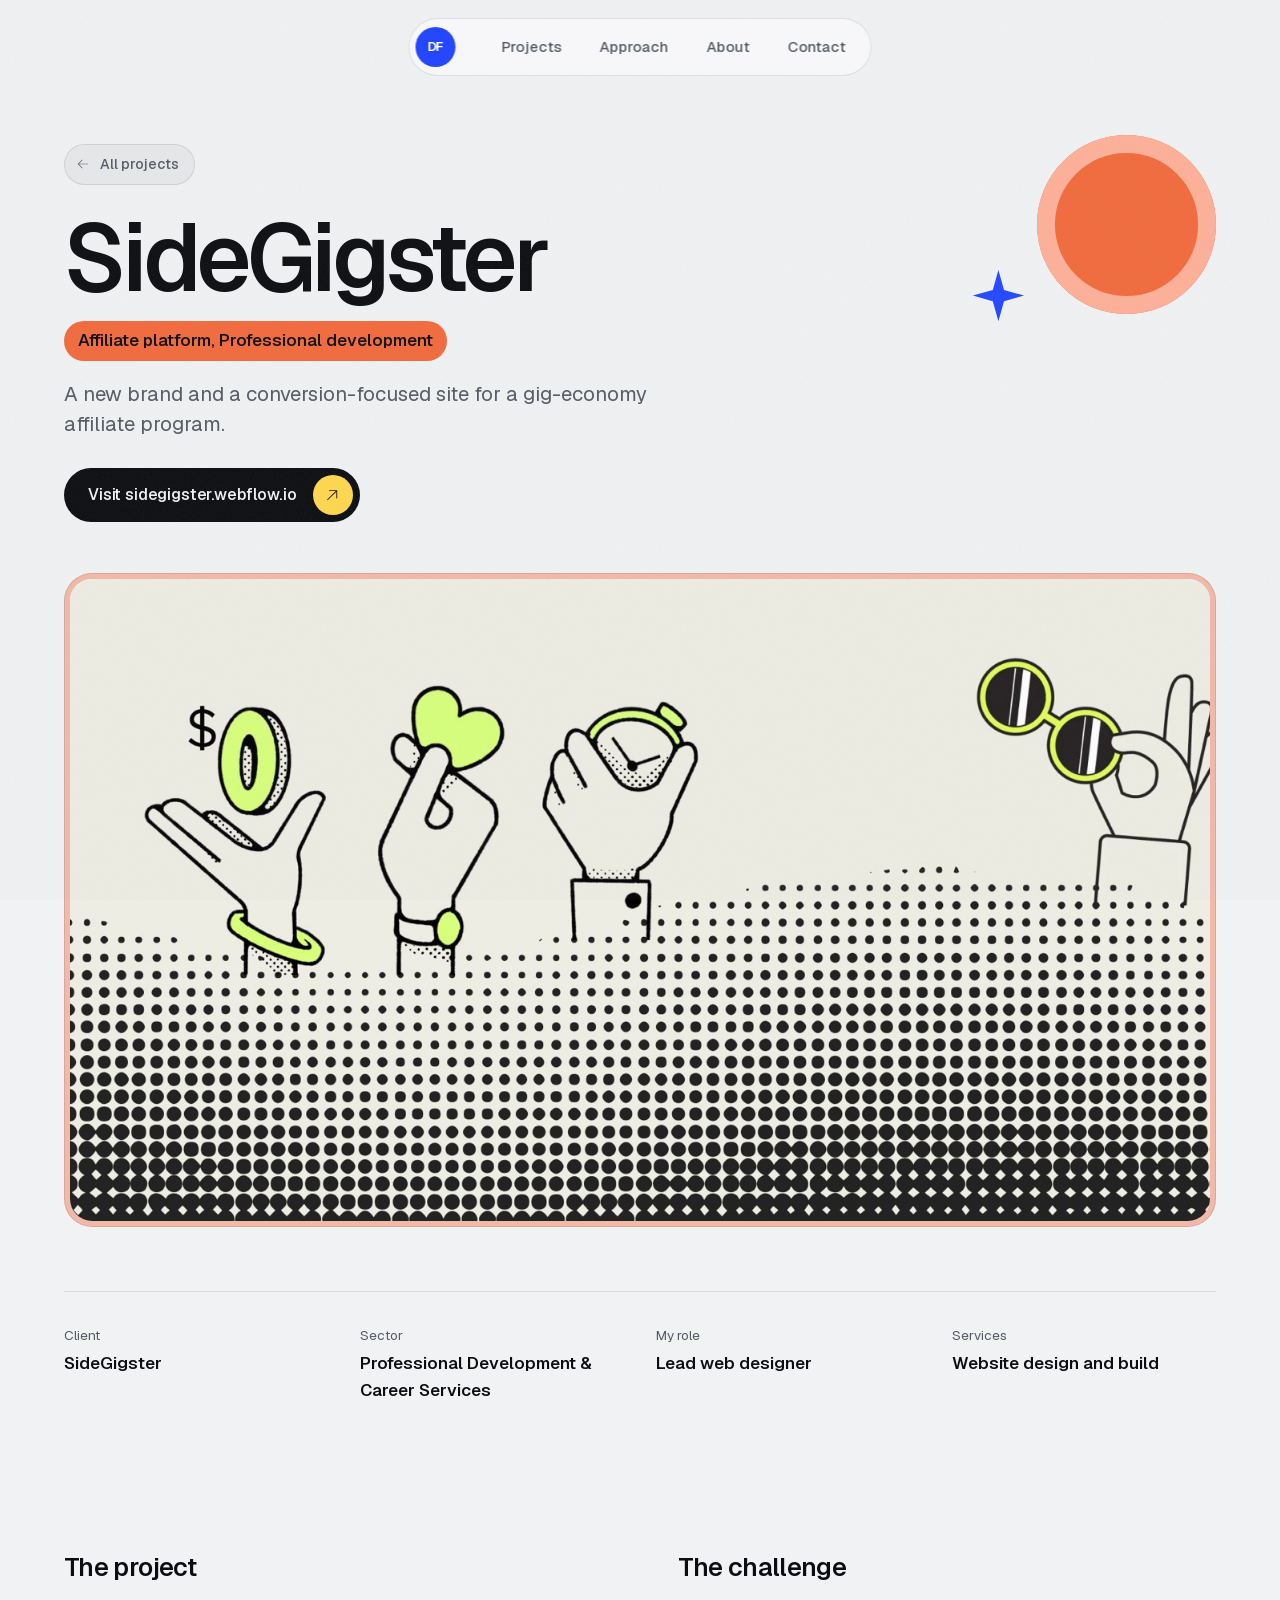
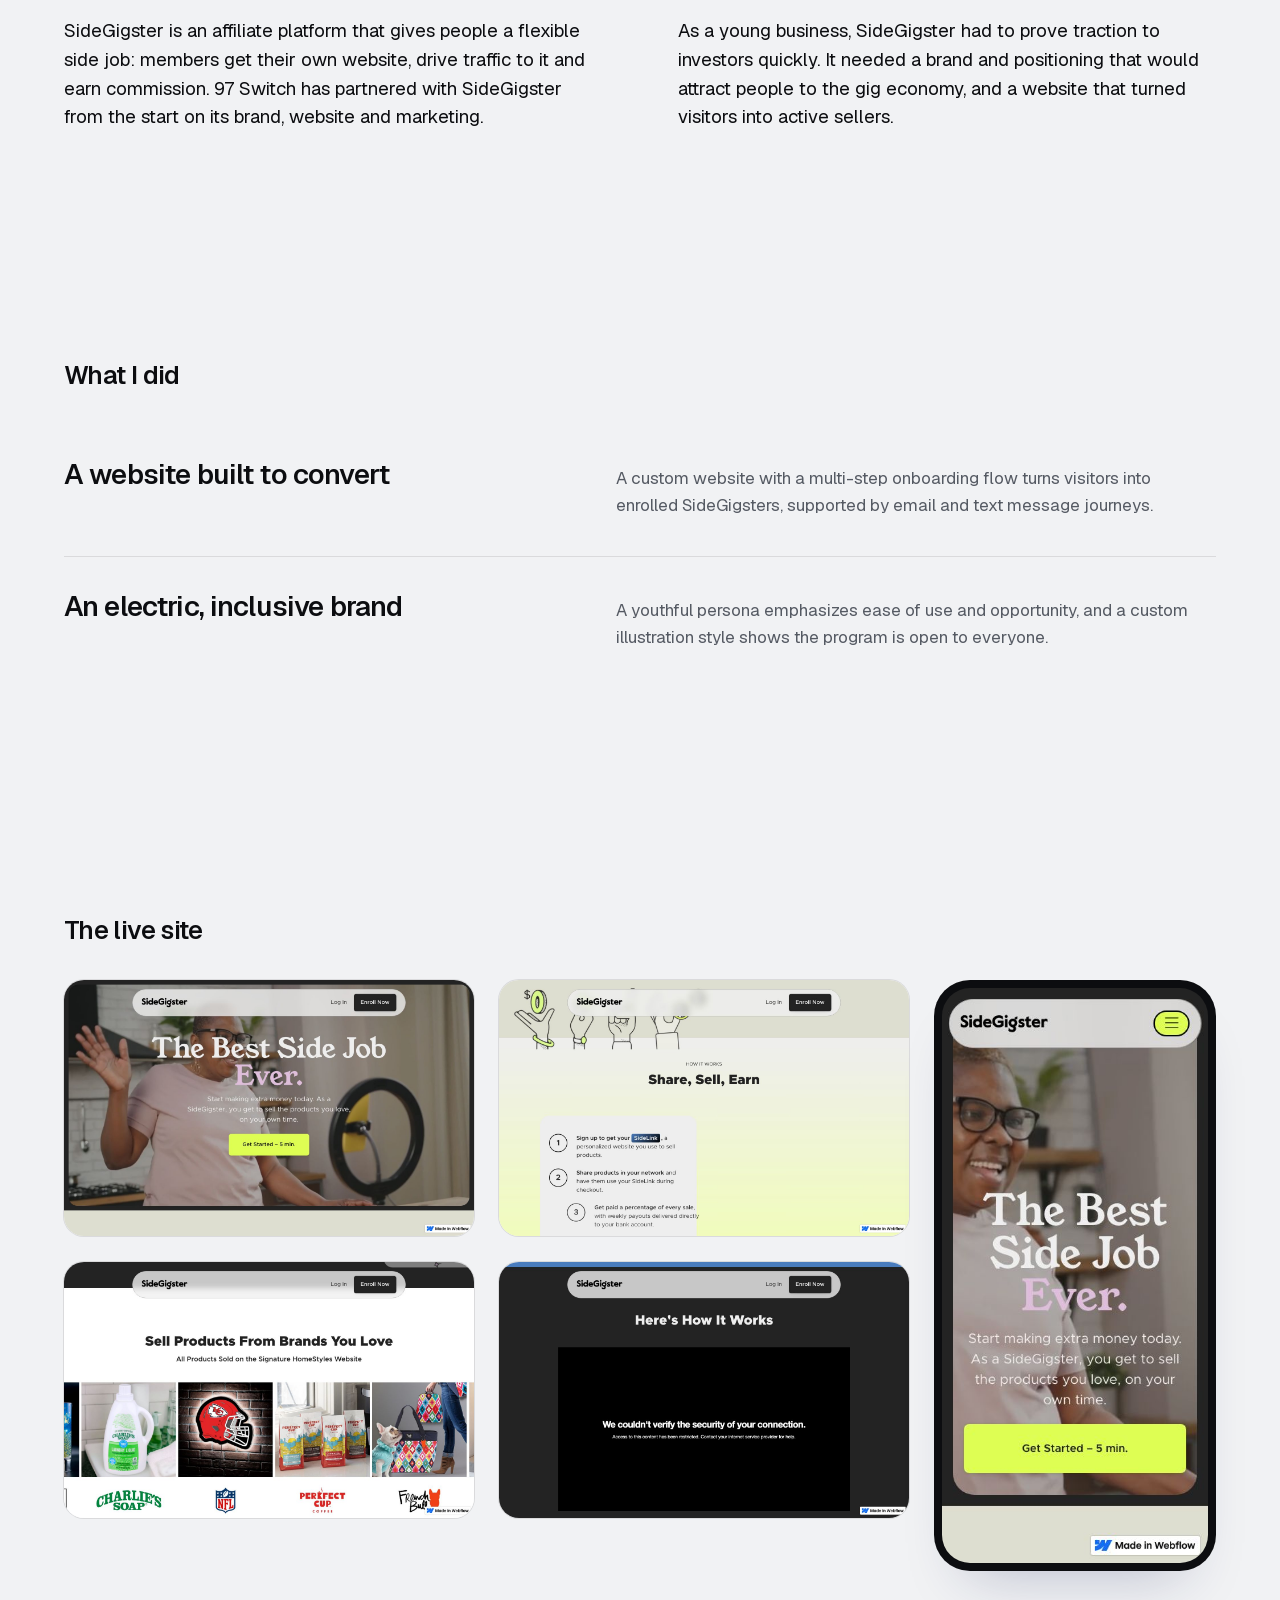
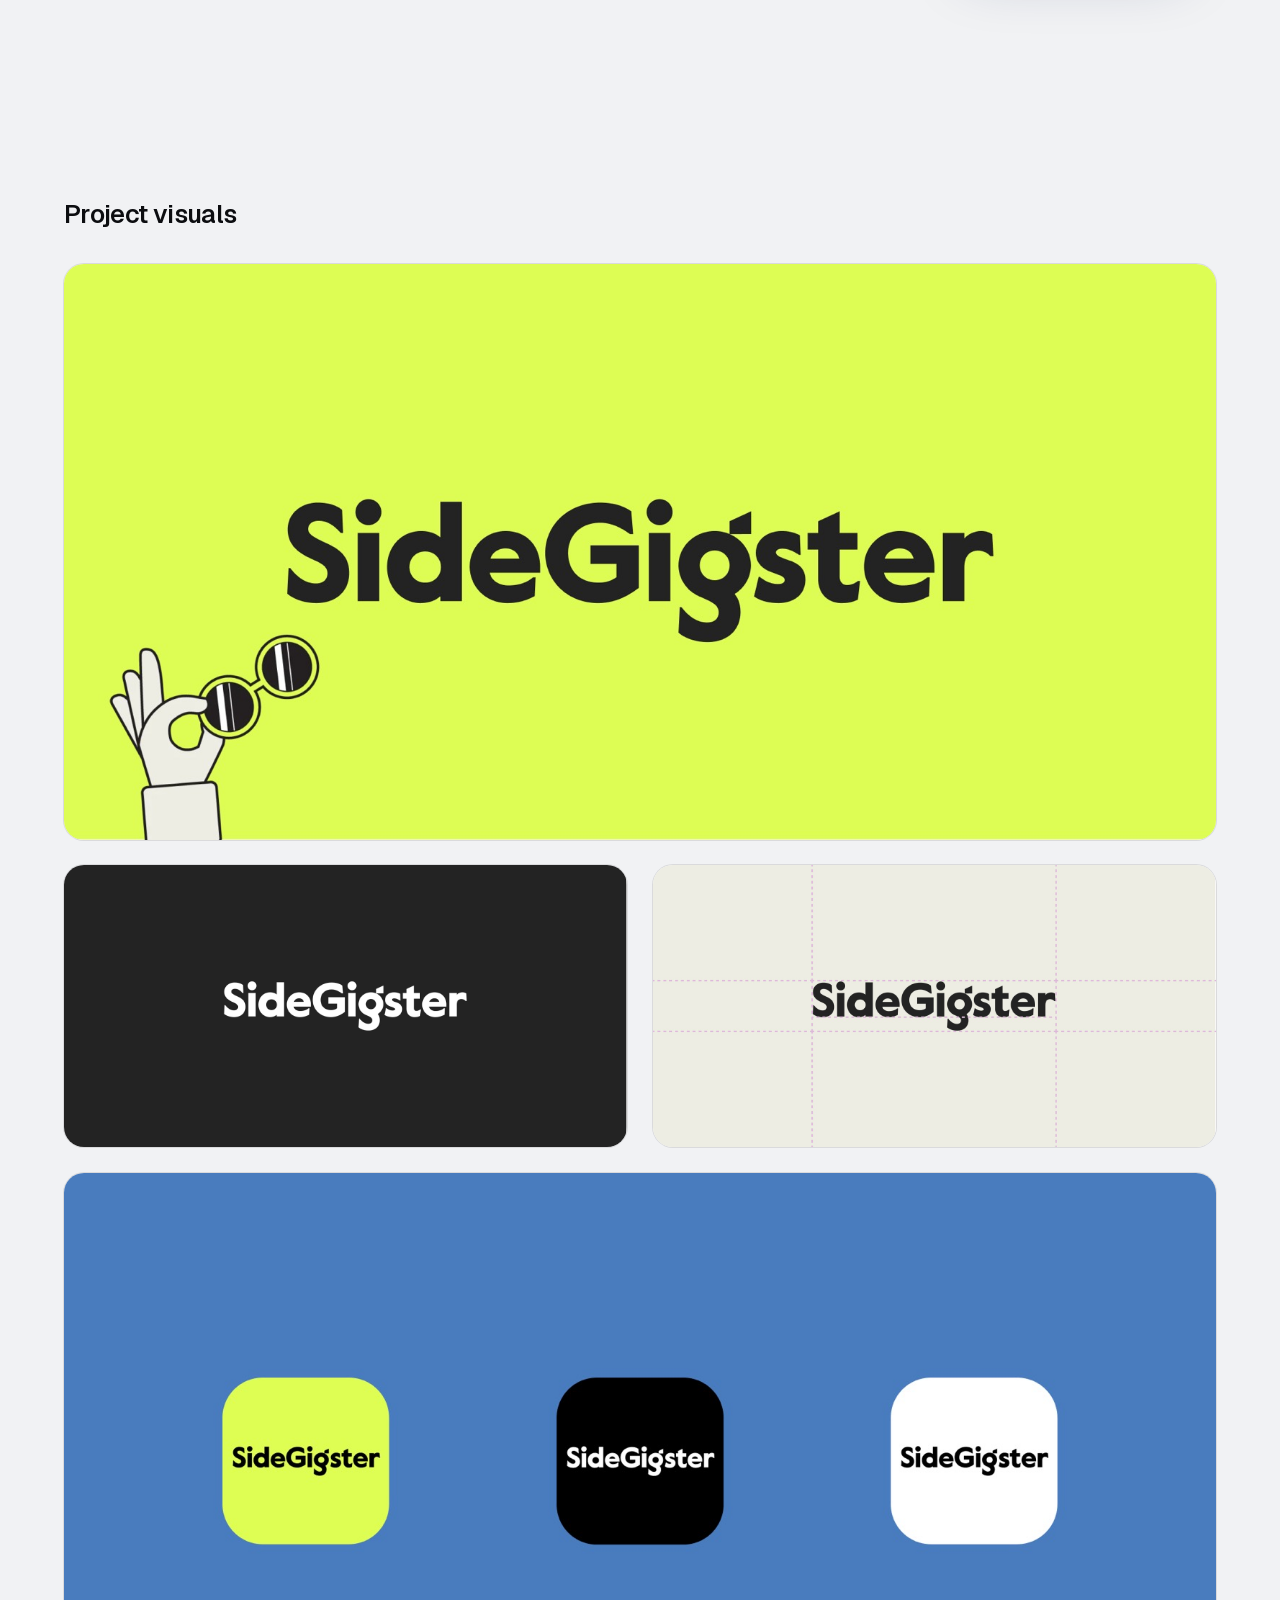
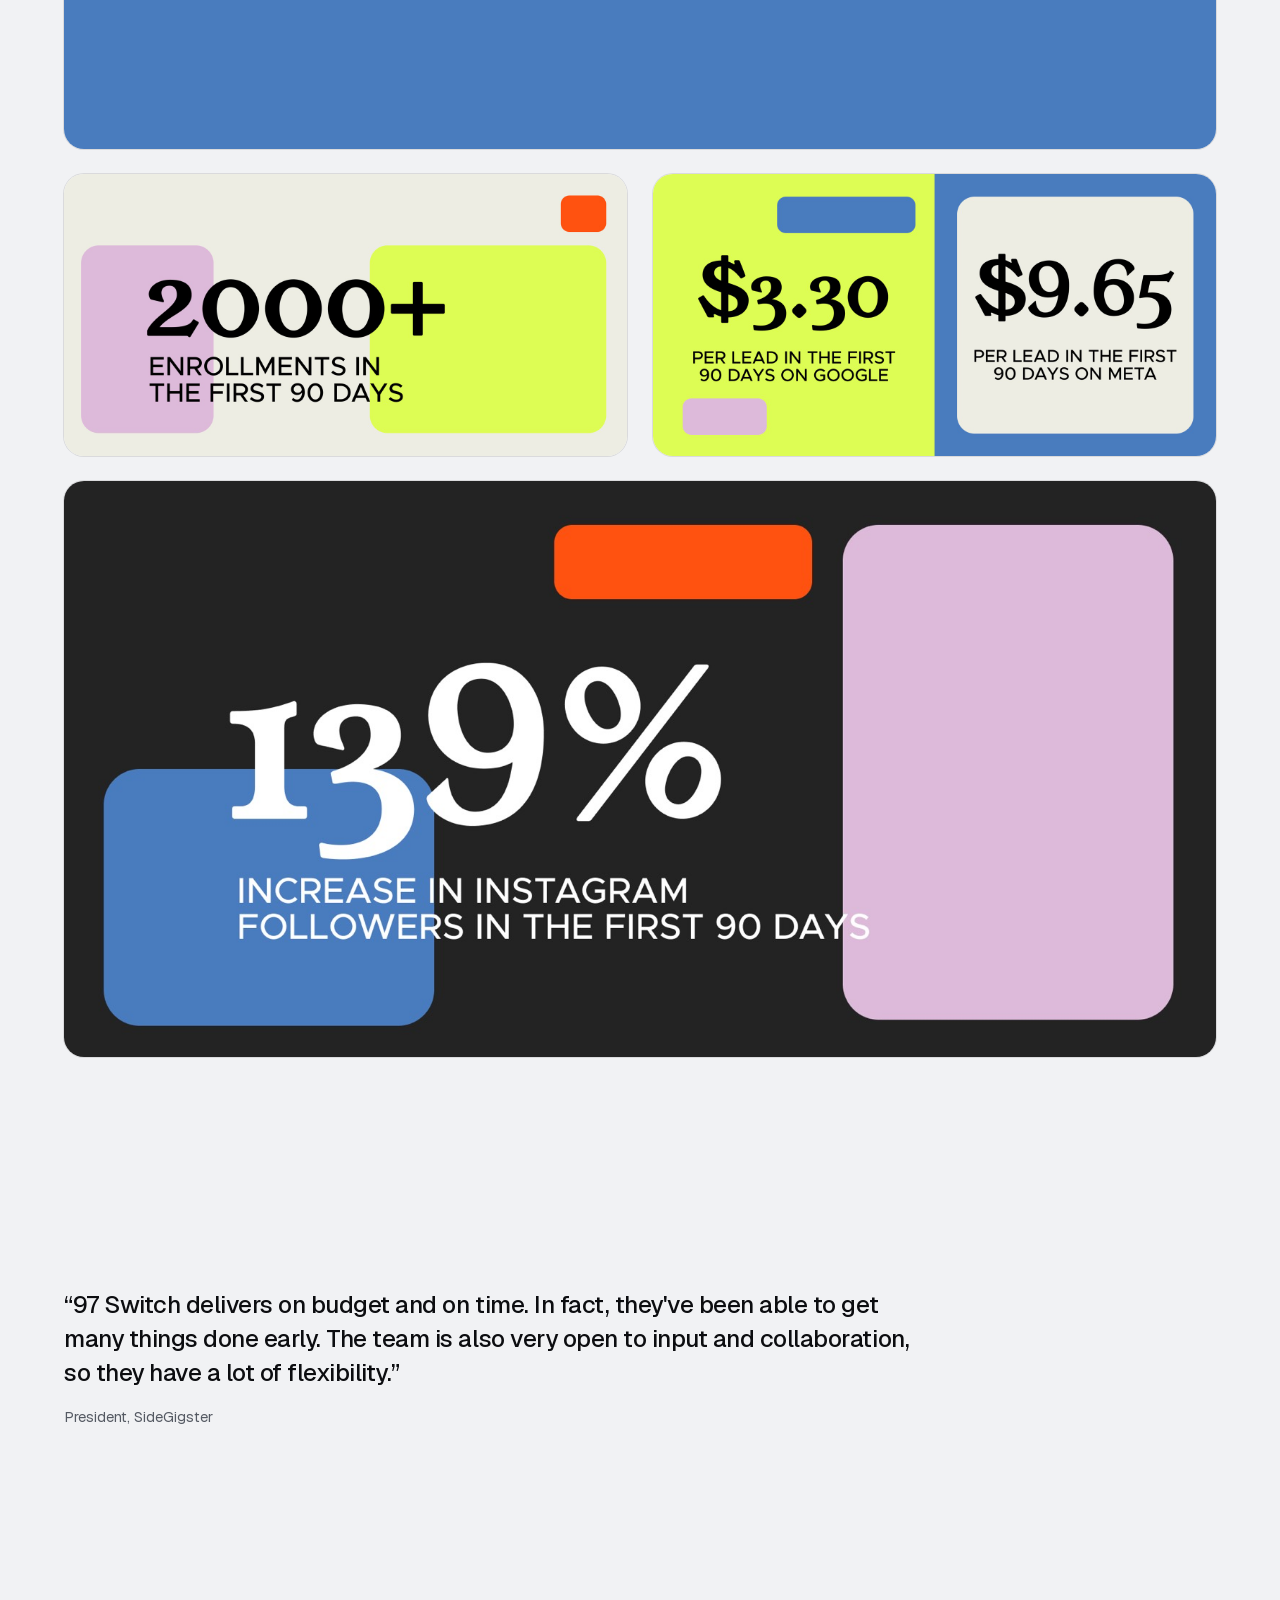
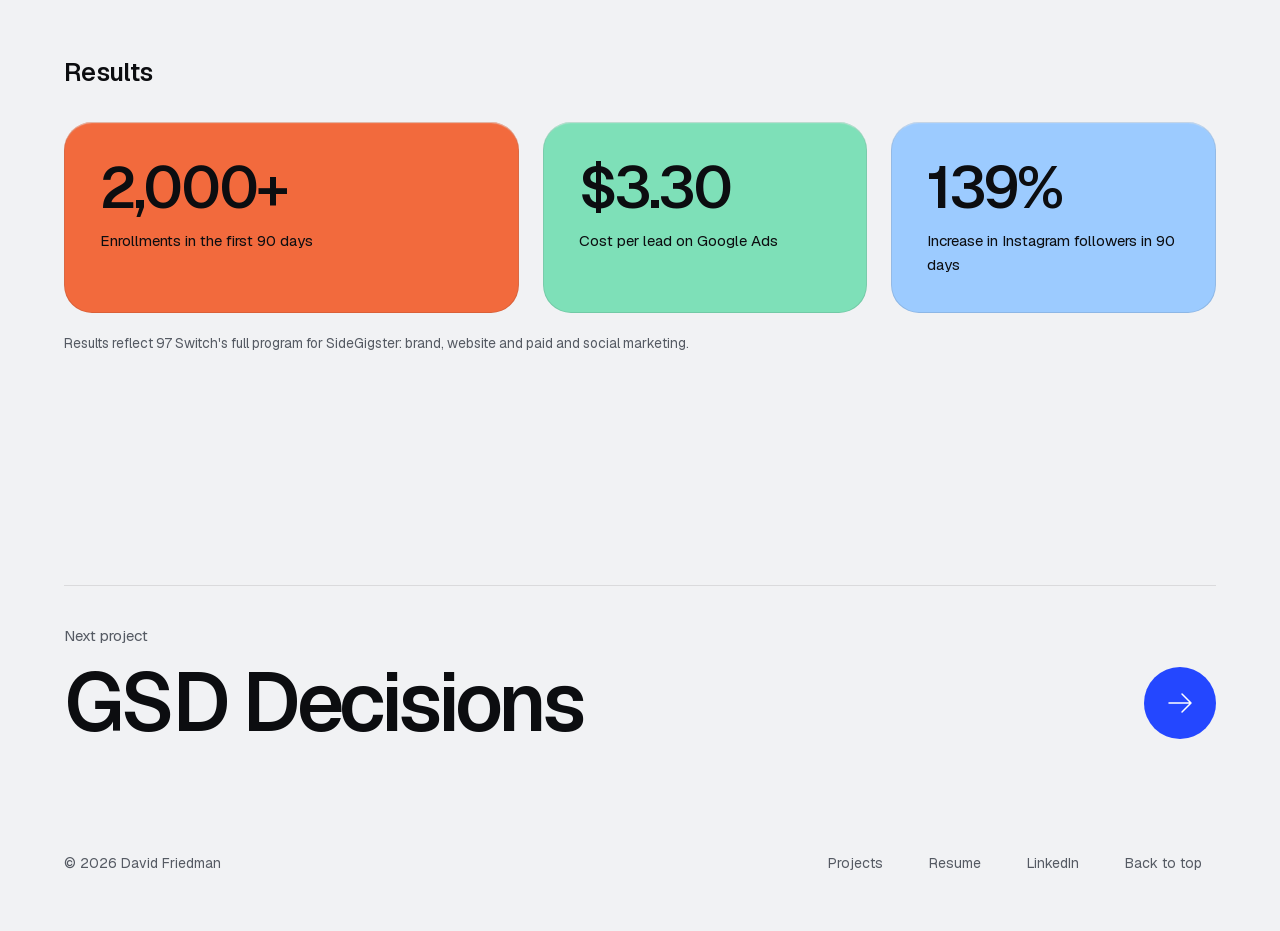
<file: projects/sidegigster.html>
<!doctype html>
<html lang="en">
<head>
<meta charset="utf-8">
<meta name="viewport" content="width=device-width, initial-scale=1">
<title>SideGigster website case study | David Friedman</title>
<meta name="description" content="A new brand and a conversion-focused site for a gig-economy affiliate program. Professional Development &amp; Career Services website case study by David Friedman, lead web designer at 97 Switch.">
<link rel="canonical" href="https://davidbenjaminfriedman.com/projects/sidegigster">
<meta name="author" content="David Friedman">
<meta name="google-site-verification" content="6OicQnqHjsJPrgaq51buBfql6UHuRXyiXFmhLPpCuVk">
<meta name="robots" content="index, follow, max-image-preview:large">
<meta name="theme-color" content="#f1f2f4" media="(prefers-color-scheme: light)">
<meta name="theme-color" content="#0b0c0f" media="(prefers-color-scheme: dark)">
<meta property="og:title" content="SideGigster website case study | David Friedman">
<meta property="og:description" content="A new brand and a conversion-focused site for a gig-economy affiliate program. Professional Development &amp; Career Services website case study by David Friedman, lead web designer at 97 Switch.">
<meta property="og:type" content="article">
<meta property="og:site_name" content="David Friedman">
<meta property="og:url" content="https://davidbenjaminfriedman.com/projects/sidegigster">
<meta property="og:image" content="https://davidbenjaminfriedman.com/assets/sidegigster-g0.jpg">
<meta property="og:image:alt" content="SideGigster project visual">
<meta name="twitter:card" content="summary_large_image">
<meta name="twitter:title" content="SideGigster website case study | David Friedman">
<meta name="twitter:description" content="A new brand and a conversion-focused site for a gig-economy affiliate program. Professional Development &amp; Career Services website case study by David Friedman, lead web designer at 97 Switch.">
<meta name="twitter:image" content="https://davidbenjaminfriedman.com/assets/sidegigster-g0.jpg">
<script type="application/ld+json">{"@context":"https://schema.org","@graph":[{"@type":"BreadcrumbList","itemListElement":[{"@type":"ListItem","position":1,"name":"David Friedman","item":"https://davidbenjaminfriedman.com/"},{"@type":"ListItem","position":2,"name":"Projects","item":"https://davidbenjaminfriedman.com/projects"},{"@type":"ListItem","position":3,"name":"SideGigster","item":"https://davidbenjaminfriedman.com/projects/sidegigster"}]},{"@type":"CreativeWork","@id":"https://davidbenjaminfriedman.com/projects/sidegigster#case-study","name":"SideGigster website case study","description":"A new brand and a conversion-focused site for a gig-economy affiliate program. Professional Development & Career Services website case study by David Friedman, lead web designer at 97 Switch.","url":"https://davidbenjaminfriedman.com/projects/sidegigster","author":{"@id":"https://davidbenjaminfriedman.com/#person"},"about":"Affiliate platform, Professional development","genre":"Professional Development & Career Services","image":"https://davidbenjaminfriedman.com/assets/sidegigster-g0.jpg"},{"@type":"Person","@id":"https://davidbenjaminfriedman.com/#person","name":"David Friedman","url":"https://davidbenjaminfriedman.com/","image":"https://davidbenjaminfriedman.com/assets/glasses.jpg","jobTitle":"Lead Web Designer","description":"Lead web designer and Webflow and WordPress developer at 97 Switch, a Chicago digital agency. Designs, builds and maintains websites and builds AI-assisted workflows with Claude Code.","worksFor":{"@type":"Organization","name":"97 Switch","url":"https://97switch.com"},"alumniOf":{"@type":"CollegeOrUniversity","name":"University of Florida"},"homeLocation":{"@type":"Place","address":{"@type":"PostalAddress","addressLocality":"Tampa","addressRegion":"FL","addressCountry":"US"}},"knowsAbout":["Web design","Webflow","WordPress","UX design","UI design","Figma","Design systems","Information architecture","CMS development","SEO","Answer engine optimization","Web accessibility","QA testing","Claude Code","AI workflow design","Hospitality websites","Real estate websites","Technology websites","Client management"],"sameAs":["https://www.linkedin.com/in/david-b-friedman"]}]}</script>
<link rel="icon" href="/favicon.svg" type="image/svg+xml">
<link rel="icon" href="/favicon.ico" sizes="32x32">
<link rel="apple-touch-icon" href="/apple-touch-icon.png">
<link rel="manifest" href="/site.webmanifest">
<link rel="stylesheet" href="/styles.css">
<script>document.documentElement.classList.add('js')</script>
</head>
<body>
<a class="skip" href="#top">Skip to content</a>

<header class="nav">
  <a class="nav__logo" href="/" aria-label="David Friedman, home">DF</a>
  <nav class="nav__links" aria-label="Primary">
    <a href="/projects">Projects</a>
    <a href="/#approach">Approach</a>
    <a href="/#about">About</a>
    <a href="/#contact">Contact</a>
  </nav>
</header>

<main id="top" class="proj" style="--pc:#f26a3d">
<section class="wrap ph">
  <a class="back" href="/projects"><svg class="ico" aria-hidden="true" focusable="false" xmlns="http://www.w3.org/2000/svg" viewBox="0 0 256 256" fill="currentColor"><path d="M222,128a6,6,0,0,1-6,6H54.49l61.75,61.76a6,6,0,1,1-8.48,8.48l-72-72a6,6,0,0,1,0-8.48l72-72a6,6,0,0,1,8.48,8.48L54.49,122H216A6,6,0,0,1,222,128Z"/></svg><span>All projects</span></a>
  <h1 data-r>SideGigster</h1>
  <p class="ph__kind" data-r style="--d:.06s">Affiliate platform, Professional development</p>
  <p class="ph__sum" data-r style="--d:.12s">A new brand and a conversion-focused site for a gig-economy affiliate program.</p>
  <div class="ph__cta" data-r style="--d:.18s"><a class="btn btn--solid" href="https://sidegigster.webflow.io/" target="_blank" rel="noopener"><span>Visit sidegigster.webflow.io</span><span class="btn__ico"><svg class="ico" aria-hidden="true" focusable="false" xmlns="http://www.w3.org/2000/svg" viewBox="0 0 256 256" fill="currentColor"><path d="M198,64V168a6,6,0,0,1-12,0V78.48L68.24,196.24a6,6,0,0,1-8.48-8.48L177.52,70H88a6,6,0,0,1,0-12H192A6,6,0,0,1,198,64Z"/></svg></span></a></div>
</section>
<section class="wrap pshot" data-r><div class="shell"><div class="core"><img src="/assets/sidegigster-g0.jpg" alt="SideGigster project visual" width="1600" height="800"></div></div></section>
<section class="wrap"><dl class="facts"><div><dt>Client</dt><dd>SideGigster</dd></div><div><dt>Sector</dt><dd>Professional Development &amp; Career Services</dd></div><div><dt>My role</dt><dd>Lead web designer</dd></div><div><dt>Services</dt><dd>Website design and build</dd></div></dl></section>
<section class="band"><div class="wrap pcols">
  <div data-r><h2 class="h-sec">The project</h2><p class="lead">SideGigster is an affiliate platform that gives people a flexible side job: members get their own website, drive traffic to it and earn commission. 97 Switch has partnered with SideGigster from the start on its brand, website and marketing.</p></div>
  <div data-r style="--d:.08s"><h2 class="h-sec">The challenge</h2><p class="lead">As a young business, SideGigster had to prove traction to investors quickly. It needed a brand and positioning that would attract people to the gig economy, and a website that turned visitors into active sellers.</p></div>
</div></section>
<section class="band"><div class="wrap">
  <h2 class="h-sec">What I did</h2>
  <ul class="did"><li data-r><h3>A website built to convert</h3><p>A custom website with a multi-step onboarding flow turns visitors into enrolled SideGigsters, supported by email and text message journeys.</p></li><li data-r><h3>An electric, inclusive brand</h3><p>A youthful persona emphasizes ease of use and opportunity, and a custom illustration style shows the program is open to everyone.</p></li></ul>
</div></section>
<section class="band"><div class="wrap"><h2 class="h-sec">The live site</h2><div class="gal gal--live"><div class="gal__desk"><figure data-r><img src="/assets/sidegigster-d0.jpg" alt="SideGigster website, view 1" width="1440" height="900" loading="lazy" decoding="async"></figure><figure data-r><img src="/assets/sidegigster-d1.jpg" alt="SideGigster website, view 2" width="1440" height="900" loading="lazy" decoding="async"></figure><figure data-r><img src="/assets/sidegigster-d2.jpg" alt="SideGigster website, view 3" width="1440" height="900" loading="lazy" decoding="async"></figure><figure data-r><img src="/assets/sidegigster-d3.jpg" alt="SideGigster website, view 4" width="1440" height="900" loading="lazy" decoding="async"></figure></div><figure class="phone" data-r><div class="phone__in"><img src="/assets/sidegigster-m0.jpg" alt="SideGigster on a phone" width="390" height="844" loading="lazy" decoding="async"></div></figure></div></div></section>
<section class="band"><div class="wrap"><h2 class="h-sec">Project visuals</h2><div class="gal gal--proj"><figure data-r><img src="/assets/sidegigster-g1.jpg" alt="SideGigster design, image 1" width="1600" height="800" loading="lazy" decoding="async"></figure><figure data-r><img src="/assets/sidegigster-g2.jpg" alt="SideGigster design, image 2" width="1600" height="800" loading="lazy" decoding="async"></figure><figure data-r><img src="/assets/sidegigster-g3.jpg" alt="SideGigster design, image 3" width="1600" height="800" loading="lazy" decoding="async"></figure><figure data-r><img src="/assets/sidegigster-g4.jpg" alt="SideGigster design, image 4" width="1600" height="800" loading="lazy" decoding="async"></figure><figure data-r><img src="/assets/sidegigster-g5.jpg" alt="SideGigster design, image 5" width="1600" height="800" loading="lazy" decoding="async"></figure><figure data-r><img src="/assets/sidegigster-g6.jpg" alt="SideGigster design, image 6" width="1600" height="800" loading="lazy" decoding="async"></figure><figure data-r><img src="/assets/sidegigster-g7.jpg" alt="SideGigster design, image 7" width="1600" height="800" loading="lazy" decoding="async"></figure></div></div></section>
<section class="band"><div class="wrap"><blockquote class="pquote" data-r><p>“97 Switch delivers on budget and on time. In fact, they&#x27;ve been able to get many things done early. The team is also very open to input and collaboration, so they have a lot of flexibility.”</p><footer>President, SideGigster</footer></blockquote></div></section>
<section class="band"><div class="wrap"><h2 class="h-sec">Results</h2><ul class="results"><li data-r><b>2,000+</b><span>Enrollments in the first 90 days</span></li><li data-r><b>$3.30</b><span>Cost per lead on Google Ads</span></li><li data-r><b>139%</b><span>Increase in Instagram followers in 90 days</span></li></ul><p class="outnote">Results reflect 97 Switch&#x27;s full program for SideGigster: brand, website and paid and social marketing.</p></div></section>
<section class="band band--end"><div class="wrap">
  <a class="pnext" href="/projects/ecd-company">
    <span class="pnext__lbl">Next project</span>
    <span class="pnext__row"><span class="pnext__name">GSD Decisions</span><span class="btn__ico btn__ico--lg"><svg class="ico" aria-hidden="true" focusable="false" xmlns="http://www.w3.org/2000/svg" viewBox="0 0 256 256" fill="currentColor"><path d="M220.24,132.24l-72,72a6,6,0,0,1-8.48-8.48L201.51,134H40a6,6,0,0,1,0-12H201.51L139.76,60.24a6,6,0,0,1,8.48-8.48l72,72A6,6,0,0,1,220.24,132.24Z"/></svg></span></span>
  </a>
</div></section>
</main>

<footer class="foot">
  <span>© 2026 David Friedman</span>
  <nav aria-label="Footer">
    <a href="/projects">Projects</a>
    <a href="/assets/David-Friedman-Resume.pdf" target="_blank" rel="noopener">Resume</a>
    <a href="https://www.linkedin.com/in/david-b-friedman" target="_blank" rel="noopener">LinkedIn</a>
    <a href="#top">Back to top</a>
  </nav>
</footer>

<script src="/main.js"></script>
</body>
</html>
</file>
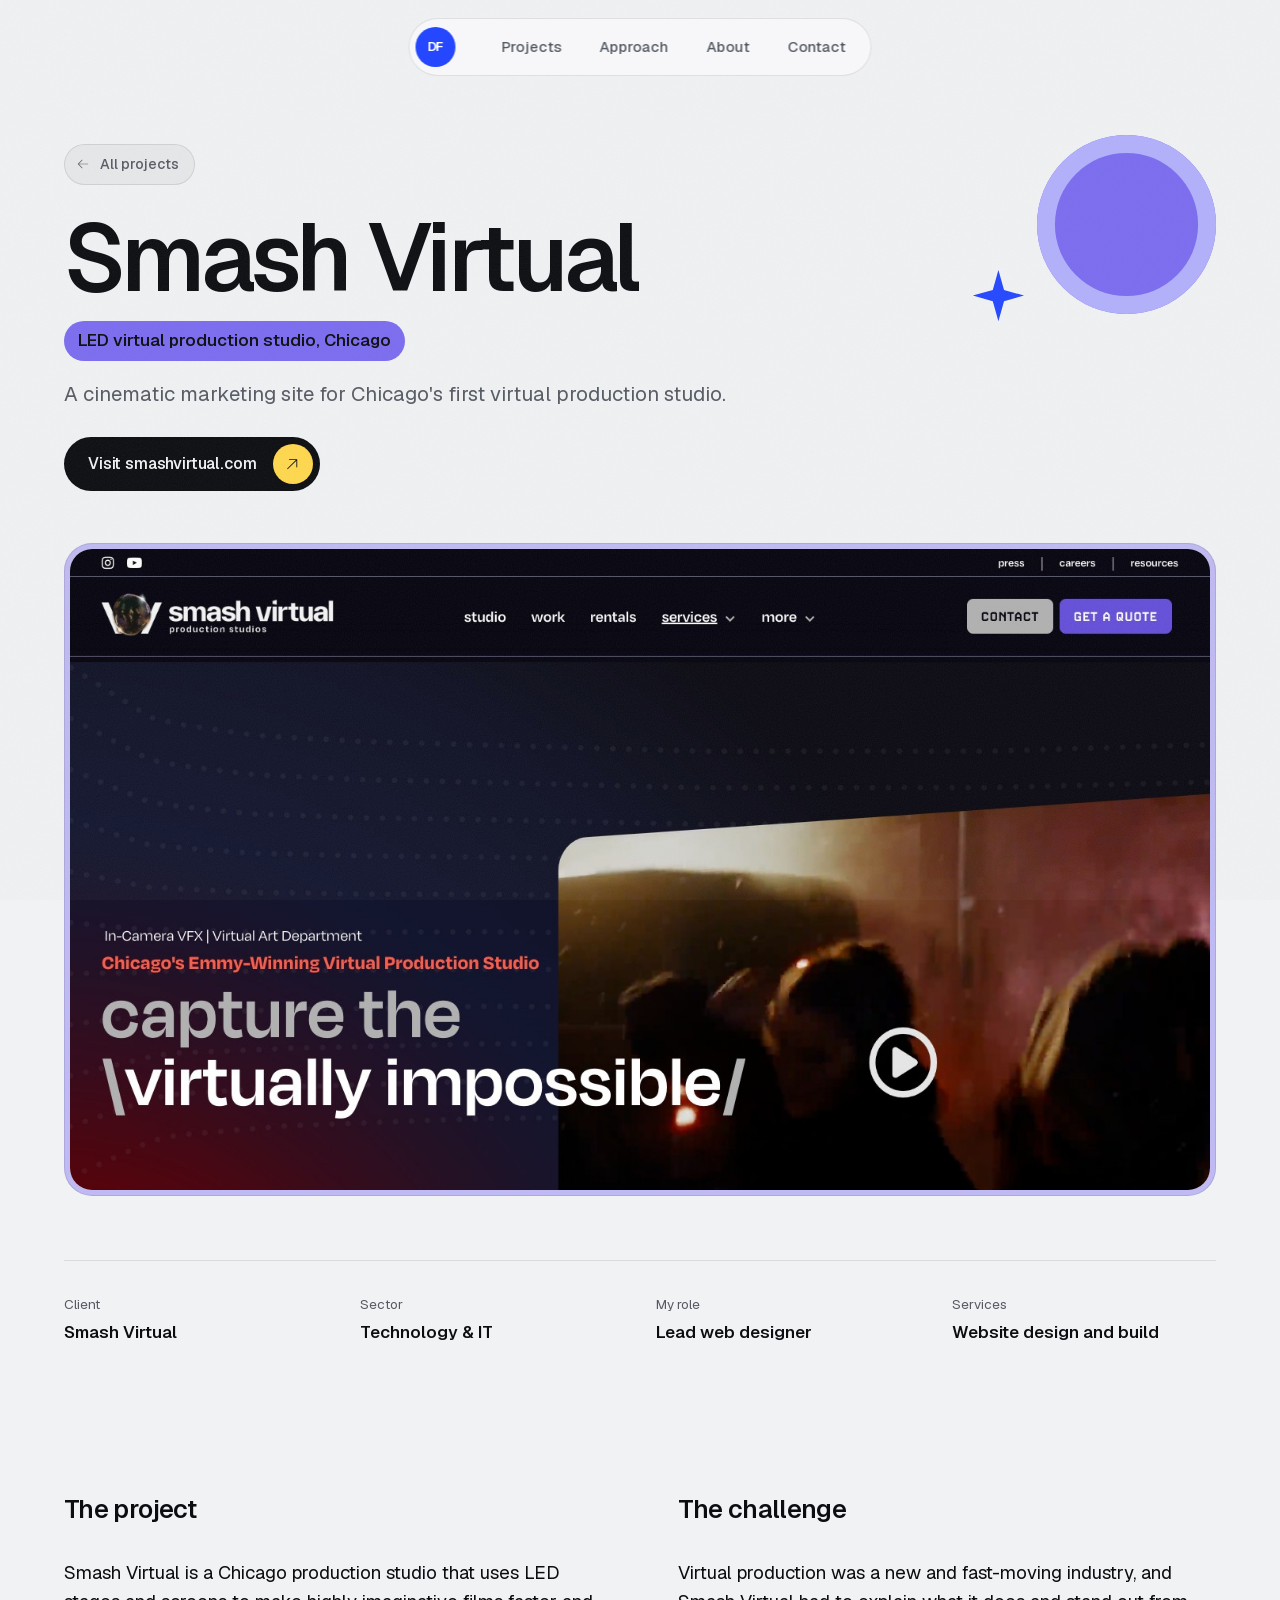
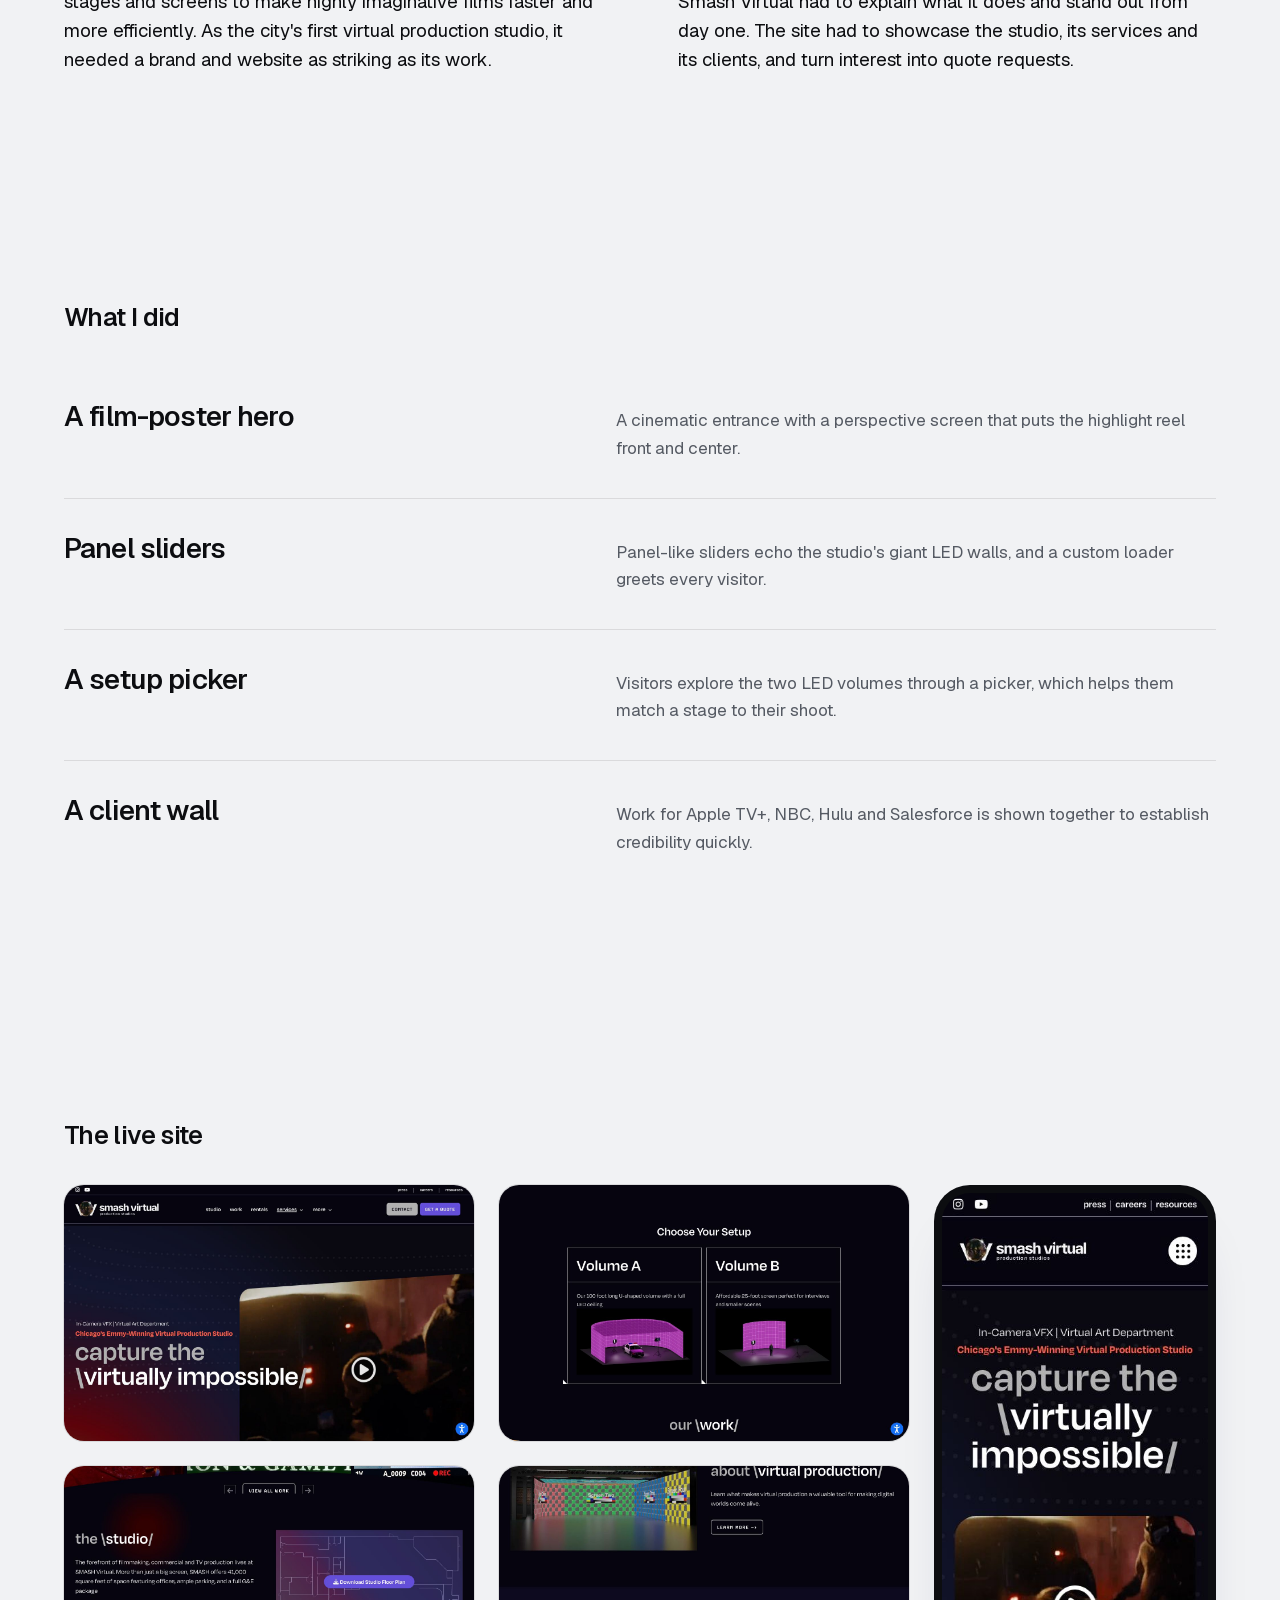
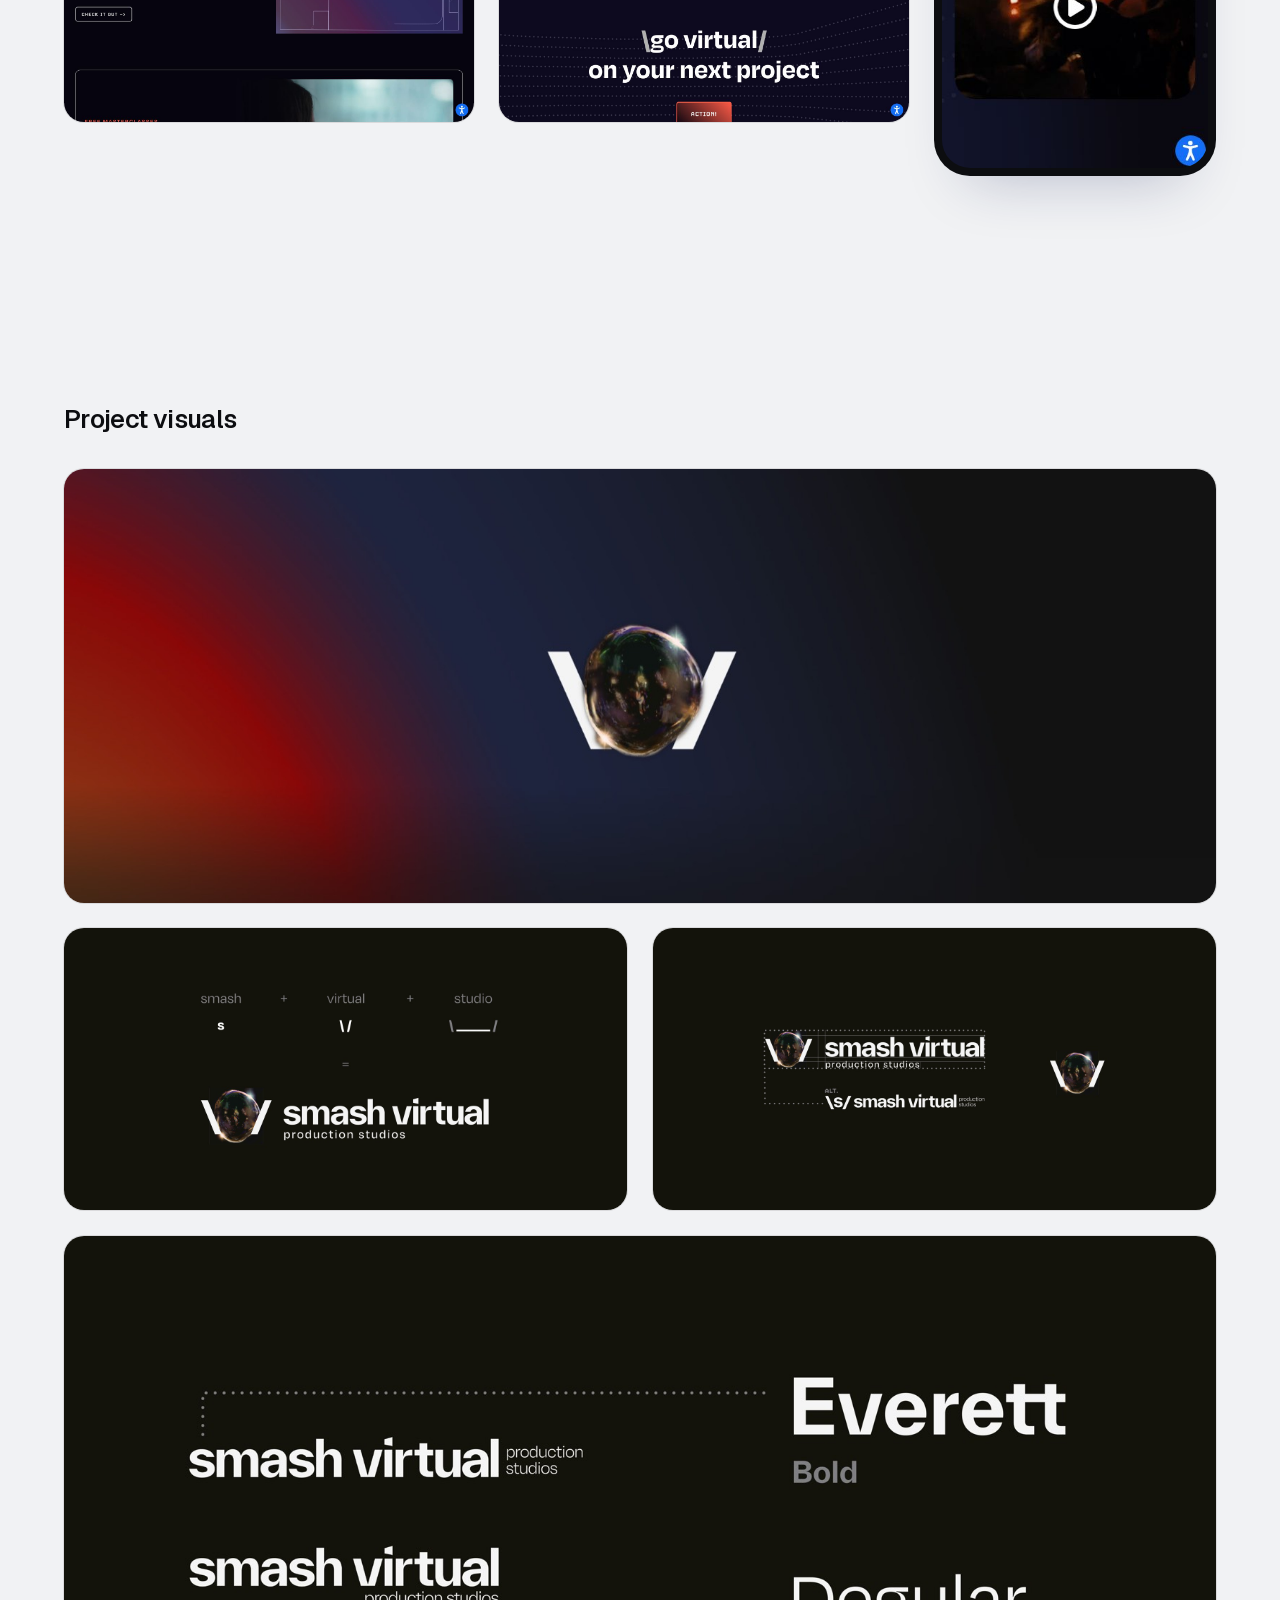
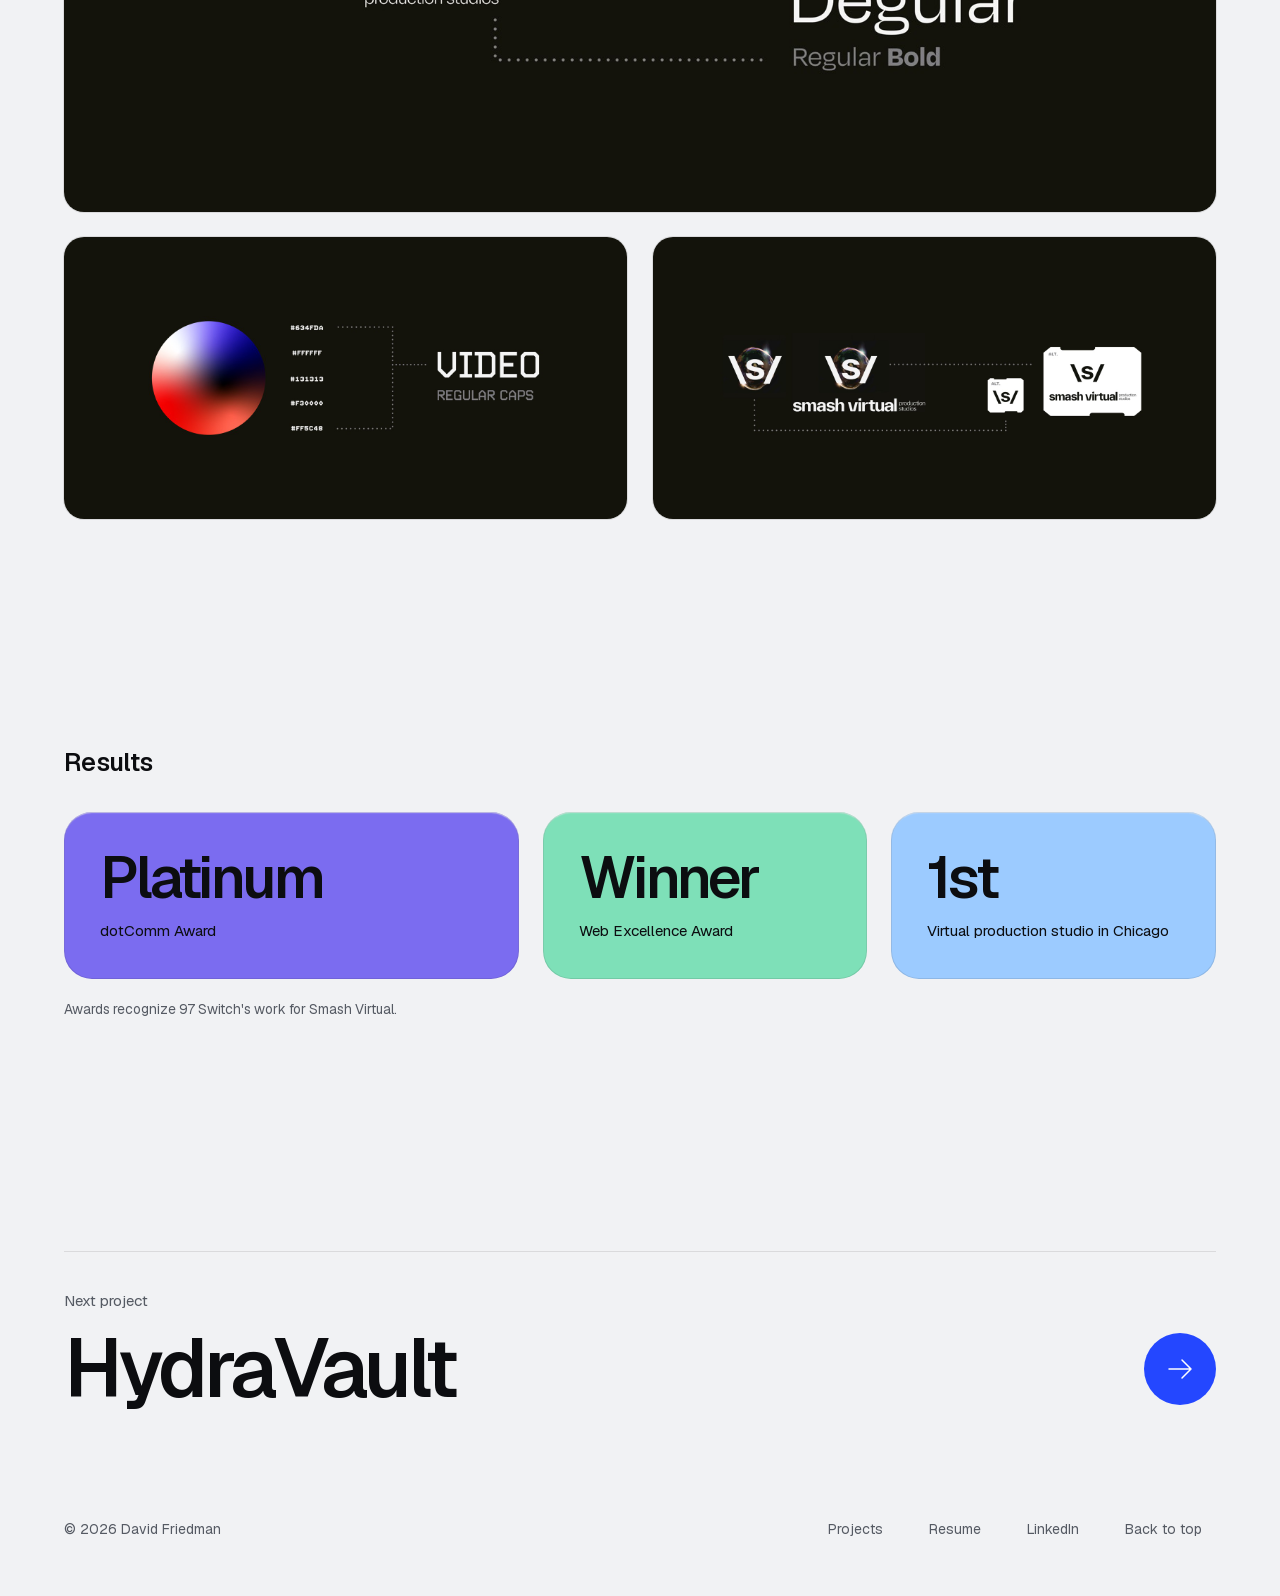
<file: projects/smash-virtual.html>
<!doctype html>
<html lang="en">
<head>
<meta charset="utf-8">
<meta name="viewport" content="width=device-width, initial-scale=1">
<title>Smash Virtual website case study | David Friedman</title>
<meta name="description" content="A cinematic marketing site for Chicago&#x27;s first virtual production studio. Technology &amp; IT website case study by David Friedman, lead web designer at 97 Switch.">
<link rel="canonical" href="https://davidbenjaminfriedman.com/projects/smash-virtual">
<meta name="author" content="David Friedman">
<meta name="google-site-verification" content="6OicQnqHjsJPrgaq51buBfql6UHuRXyiXFmhLPpCuVk">
<meta name="robots" content="index, follow, max-image-preview:large">
<meta name="theme-color" content="#f1f2f4" media="(prefers-color-scheme: light)">
<meta name="theme-color" content="#0b0c0f" media="(prefers-color-scheme: dark)">
<meta property="og:title" content="Smash Virtual website case study | David Friedman">
<meta property="og:description" content="A cinematic marketing site for Chicago&#x27;s first virtual production studio. Technology &amp; IT website case study by David Friedman, lead web designer at 97 Switch.">
<meta property="og:type" content="article">
<meta property="og:site_name" content="David Friedman">
<meta property="og:url" content="https://davidbenjaminfriedman.com/projects/smash-virtual">
<meta property="og:image" content="https://davidbenjaminfriedman.com/assets/smash.jpg">
<meta property="og:image:alt" content="Smash Virtual homepage with the headline capture the virtually impossible">
<meta name="twitter:card" content="summary_large_image">
<meta name="twitter:title" content="Smash Virtual website case study | David Friedman">
<meta name="twitter:description" content="A cinematic marketing site for Chicago&#x27;s first virtual production studio. Technology &amp; IT website case study by David Friedman, lead web designer at 97 Switch.">
<meta name="twitter:image" content="https://davidbenjaminfriedman.com/assets/smash.jpg">
<script type="application/ld+json">{"@context":"https://schema.org","@graph":[{"@type":"BreadcrumbList","itemListElement":[{"@type":"ListItem","position":1,"name":"David Friedman","item":"https://davidbenjaminfriedman.com/"},{"@type":"ListItem","position":2,"name":"Projects","item":"https://davidbenjaminfriedman.com/projects"},{"@type":"ListItem","position":3,"name":"Smash Virtual","item":"https://davidbenjaminfriedman.com/projects/smash-virtual"}]},{"@type":"CreativeWork","@id":"https://davidbenjaminfriedman.com/projects/smash-virtual#case-study","name":"Smash Virtual website case study","description":"A cinematic marketing site for Chicago's first virtual production studio. Technology & IT website case study by David Friedman, lead web designer at 97 Switch.","url":"https://davidbenjaminfriedman.com/projects/smash-virtual","author":{"@id":"https://davidbenjaminfriedman.com/#person"},"about":"LED virtual production studio, Chicago","genre":"Technology & IT","image":"https://davidbenjaminfriedman.com/assets/smash.jpg"},{"@type":"Person","@id":"https://davidbenjaminfriedman.com/#person","name":"David Friedman","url":"https://davidbenjaminfriedman.com/","image":"https://davidbenjaminfriedman.com/assets/glasses.jpg","jobTitle":"Lead Web Designer","description":"Lead web designer and Webflow and WordPress developer at 97 Switch, a Chicago digital agency. Designs, builds and maintains websites and builds AI-assisted workflows with Claude Code.","worksFor":{"@type":"Organization","name":"97 Switch","url":"https://97switch.com"},"alumniOf":{"@type":"CollegeOrUniversity","name":"University of Florida"},"homeLocation":{"@type":"Place","address":{"@type":"PostalAddress","addressLocality":"Tampa","addressRegion":"FL","addressCountry":"US"}},"knowsAbout":["Web design","Webflow","WordPress","UX design","UI design","Figma","Design systems","Information architecture","CMS development","SEO","Answer engine optimization","Web accessibility","QA testing","Claude Code","AI workflow design","Hospitality websites","Real estate websites","Technology websites","Client management"],"sameAs":["https://www.linkedin.com/in/david-b-friedman"]}]}</script>
<link rel="icon" href="/favicon.svg" type="image/svg+xml">
<link rel="icon" href="/favicon.ico" sizes="32x32">
<link rel="apple-touch-icon" href="/apple-touch-icon.png">
<link rel="manifest" href="/site.webmanifest">
<link rel="stylesheet" href="/styles.css">
<script>document.documentElement.classList.add('js')</script>
</head>
<body>
<a class="skip" href="#top">Skip to content</a>

<header class="nav">
  <a class="nav__logo" href="/" aria-label="David Friedman, home">DF</a>
  <nav class="nav__links" aria-label="Primary">
    <a href="/projects">Projects</a>
    <a href="/#approach">Approach</a>
    <a href="/#about">About</a>
    <a href="/#contact">Contact</a>
  </nav>
</header>

<main id="top" class="proj" style="--pc:#7b6cf0">
<section class="wrap ph">
  <a class="back" href="/projects"><svg class="ico" aria-hidden="true" focusable="false" xmlns="http://www.w3.org/2000/svg" viewBox="0 0 256 256" fill="currentColor"><path d="M222,128a6,6,0,0,1-6,6H54.49l61.75,61.76a6,6,0,1,1-8.48,8.48l-72-72a6,6,0,0,1,0-8.48l72-72a6,6,0,0,1,8.48,8.48L54.49,122H216A6,6,0,0,1,222,128Z"/></svg><span>All projects</span></a>
  <h1 data-r>Smash Virtual</h1>
  <p class="ph__kind" data-r style="--d:.06s">LED virtual production studio, Chicago</p>
  <p class="ph__sum" data-r style="--d:.12s">A cinematic marketing site for Chicago&#x27;s first virtual production studio.</p>
  <div class="ph__cta" data-r style="--d:.18s"><a class="btn btn--solid" href="https://www.smashvirtual.com" target="_blank" rel="noopener"><span>Visit smashvirtual.com</span><span class="btn__ico"><svg class="ico" aria-hidden="true" focusable="false" xmlns="http://www.w3.org/2000/svg" viewBox="0 0 256 256" fill="currentColor"><path d="M198,64V168a6,6,0,0,1-12,0V78.48L68.24,196.24a6,6,0,0,1-8.48-8.48L177.52,70H88a6,6,0,0,1,0-12H192A6,6,0,0,1,198,64Z"/></svg></span></a></div>
</section>
<section class="wrap pshot" data-r><div class="shell"><div class="core"><img src="/assets/smash.jpg" alt="Smash Virtual homepage with the headline capture the virtually impossible" width="1440" height="900"></div></div></section>
<section class="wrap"><dl class="facts"><div><dt>Client</dt><dd>Smash Virtual</dd></div><div><dt>Sector</dt><dd>Technology &amp; IT</dd></div><div><dt>My role</dt><dd>Lead web designer</dd></div><div><dt>Services</dt><dd>Website design and build</dd></div></dl></section>
<section class="band"><div class="wrap pcols">
  <div data-r><h2 class="h-sec">The project</h2><p class="lead">Smash Virtual is a Chicago production studio that uses LED stages and screens to make highly imaginative films faster and more efficiently. As the city&#x27;s first virtual production studio, it needed a brand and website as striking as its work.</p></div>
  <div data-r style="--d:.08s"><h2 class="h-sec">The challenge</h2><p class="lead">Virtual production was a new and fast-moving industry, and Smash Virtual had to explain what it does and stand out from day one. The site had to showcase the studio, its services and its clients, and turn interest into quote requests.</p></div>
</div></section>
<section class="band"><div class="wrap">
  <h2 class="h-sec">What I did</h2>
  <ul class="did"><li data-r><h3>A film-poster hero</h3><p>A cinematic entrance with a perspective screen that puts the highlight reel front and center.</p></li><li data-r><h3>Panel sliders</h3><p>Panel-like sliders echo the studio&#x27;s giant LED walls, and a custom loader greets every visitor.</p></li><li data-r><h3>A setup picker</h3><p>Visitors explore the two LED volumes through a picker, which helps them match a stage to their shoot.</p></li><li data-r><h3>A client wall</h3><p>Work for Apple TV+, NBC, Hulu and Salesforce is shown together to establish credibility quickly.</p></li></ul>
</div></section>
<section class="band"><div class="wrap"><h2 class="h-sec">The live site</h2><div class="gal gal--live"><div class="gal__desk"><figure data-r><img src="/assets/smash-virtual-d0.jpg" alt="Smash Virtual website, view 1" width="1440" height="900" loading="lazy" decoding="async"></figure><figure data-r><img src="/assets/smash-virtual-d1.jpg" alt="Smash Virtual website, view 2" width="1440" height="900" loading="lazy" decoding="async"></figure><figure data-r><img src="/assets/smash-virtual-d2.jpg" alt="Smash Virtual website, view 3" width="1440" height="900" loading="lazy" decoding="async"></figure><figure data-r><img src="/assets/smash-virtual-d3.jpg" alt="Smash Virtual website, view 4" width="1440" height="900" loading="lazy" decoding="async"></figure></div><figure class="phone" data-r><div class="phone__in"><img src="/assets/smash-virtual-m0.jpg" alt="Smash Virtual on a phone" width="390" height="844" loading="lazy" decoding="async"></div></figure></div></div></section>
<section class="band"><div class="wrap"><h2 class="h-sec">Project visuals</h2><div class="gal gal--proj"><figure data-r><img src="/assets/smash-virtual-g0.jpg" alt="Smash Virtual design, image 1" width="1600" height="603" loading="lazy" decoding="async"></figure><figure data-r><img src="/assets/smash-virtual-g1.jpg" alt="Smash Virtual design, image 2" width="1600" height="800" loading="lazy" decoding="async"></figure><figure data-r><img src="/assets/smash-virtual-g2.jpg" alt="Smash Virtual design, image 3" width="1600" height="800" loading="lazy" decoding="async"></figure><figure data-r><img src="/assets/smash-virtual-g3.jpg" alt="Smash Virtual design, image 4" width="1600" height="800" loading="lazy" decoding="async"></figure><figure data-r><img src="/assets/smash-virtual-g4.jpg" alt="Smash Virtual design, image 5" width="1600" height="800" loading="lazy" decoding="async"></figure><figure data-r><img src="/assets/smash-virtual-g5.jpg" alt="Smash Virtual design, image 6" width="1600" height="800" loading="lazy" decoding="async"></figure></div></div></section>

<section class="band"><div class="wrap"><h2 class="h-sec">Results</h2><ul class="results"><li data-r><b>Platinum</b><span>dotComm Award</span></li><li data-r><b>Winner</b><span>Web Excellence Award</span></li><li data-r><b>1st</b><span>Virtual production studio in Chicago</span></li></ul><p class="outnote">Awards recognize 97 Switch&#x27;s work for Smash Virtual.</p></div></section>
<section class="band band--end"><div class="wrap">
  <a class="pnext" href="/projects/hydravault">
    <span class="pnext__lbl">Next project</span>
    <span class="pnext__row"><span class="pnext__name">HydraVault</span><span class="btn__ico btn__ico--lg"><svg class="ico" aria-hidden="true" focusable="false" xmlns="http://www.w3.org/2000/svg" viewBox="0 0 256 256" fill="currentColor"><path d="M220.24,132.24l-72,72a6,6,0,0,1-8.48-8.48L201.51,134H40a6,6,0,0,1,0-12H201.51L139.76,60.24a6,6,0,0,1,8.48-8.48l72,72A6,6,0,0,1,220.24,132.24Z"/></svg></span></span>
  </a>
</div></section>
</main>

<footer class="foot">
  <span>© 2026 David Friedman</span>
  <nav aria-label="Footer">
    <a href="/projects">Projects</a>
    <a href="/assets/David-Friedman-Resume.pdf" target="_blank" rel="noopener">Resume</a>
    <a href="https://www.linkedin.com/in/david-b-friedman" target="_blank" rel="noopener">LinkedIn</a>
    <a href="#top">Back to top</a>
  </nav>
</footer>

<script src="/main.js"></script>
</body>
</html>
</file>
<file: styles.css>
/* David Friedman portfolio. Geist, silver and ink, cobalt lead accent plus pastel pops (coral, butter, mint, sky, pink), grain and sticker shapes.
   Radius system: pill = interactive, 28px shell / 22px core = containers, 20px = media.
   Themes follow the system (light and dark). */
@font-face{font-family:"Geist";src:url(assets/fonts/geist.woff2) format("woff2");font-weight:100 900;font-style:normal;font-display:swap}
@font-face{font-family:"Geist Mono";src:url(assets/fonts/geist-mono.woff2) format("woff2");font-weight:400 600;font-style:normal;font-display:swap}

:root{
  color-scheme:light dark;
  --bg:#f1f2f4; --surface:#fafafb; --shell:rgba(12,13,16,.045); --ink:#0c0d10; --on-ink:#f1f2f4;
  --mute:#555a63; --line:rgba(12,13,16,.1); --accent:#2447ff; --on-accent:#fff; --tint:rgba(36,71,255,.08);
  --glass:rgba(250,250,251,.74); --hi:rgba(255,255,255,.7); --shadow:0 34px 60px -34px rgba(24,36,90,.28);
  --sans:"Geist",ui-sans-serif,system-ui,-apple-system,"Segoe UI",sans-serif; --mono:"Geist Mono",ui-monospace,monospace;
  --ease:cubic-bezier(.32,.72,0,1);
  --pad:clamp(20px,5vw,72px); --max:1320px;
  --r-shell:28px; --r-core:22px; --bez:6px;
  --z-nav:100; --z-lb:200; --z-skip:300;
}
@media (prefers-color-scheme:dark){
  :root{
    --bg:#0b0c0f; --surface:#14161b; --shell:rgba(236,238,242,.05); --ink:#eceef2; --on-ink:#0b0c0f;
    --mute:#9aa1ad; --line:rgba(236,238,242,.11); --accent:#8ea6ff; --on-accent:#0b0c0f; --tint:rgba(142,166,255,.11);
    --glass:rgba(20,22,27,.72); --hi:rgba(255,255,255,.08); --shadow:0 34px 60px -34px rgba(0,0,0,.7);
  }
}

*,*::before,*::after{box-sizing:border-box;margin:0;padding:0}
html{scroll-behavior:smooth;-webkit-text-size-adjust:100%;scroll-padding-top:96px}
body{background:var(--bg);color:var(--ink);font-family:var(--sans);font-size:17px;line-height:1.6;-webkit-font-smoothing:antialiased;overflow-x:hidden;text-rendering:optimizeLegibility}
img{display:block;max-width:100%;height:auto}
a{color:inherit;text-decoration:none}
ul,ol{list-style:none}
h1,h2,h3{font-weight:560;letter-spacing:-.03em;line-height:1.04;text-wrap:balance}
p{text-wrap:pretty}
.soft{color:var(--mute)}
:focus-visible{outline:2px solid var(--accent);outline-offset:3px;border-radius:8px}
::selection{background:var(--accent);color:var(--on-accent)}
.skip{position:fixed;left:16px;top:-80px;z-index:var(--z-skip);background:var(--ink);color:var(--on-ink);padding:10px 18px;border-radius:999px;transition:top .3s var(--ease)}
.skip:focus{top:16px}
.ico{width:1em;height:1em;display:block;flex:none}
.wrap{width:100%;max-width:var(--max);margin-inline:auto;padding-inline:var(--pad)}
.band{padding-block:clamp(64px,9vw,140px)}
.band--end{padding-bottom:clamp(40px,5vw,72px)}

/* double bezel: outer shell + inner core */
.shell{padding:var(--bez);background:var(--shell);border-radius:var(--r-shell);box-shadow:inset 0 0 0 1px var(--line)}
.core{background:var(--surface);border-radius:var(--r-core);overflow:hidden;box-shadow:inset 0 1px 1px var(--hi)}
.core>img{width:100%;height:100%;object-fit:cover}

/* nav: floating glass pill */
.nav{position:fixed;top:18px;left:50%;transform:translateX(-50%);z-index:var(--z-nav);display:flex;align-items:center;gap:clamp(10px,2.4vw,28px);padding:7px 8px 7px 7px;border-radius:999px;background:var(--glass);box-shadow:inset 0 0 0 1px var(--line),var(--shadow);-webkit-backdrop-filter:blur(18px) saturate(1.4);backdrop-filter:blur(18px) saturate(1.4);max-width:calc(100% - 24px);white-space:nowrap}
.nav__logo{display:grid;place-items:center;width:40px;height:40px;border-radius:50%;background:var(--ink);color:var(--on-ink);font-weight:600;font-size:.82rem;letter-spacing:-.02em}
.nav__links{display:flex;gap:2px;font-size:.92rem;font-weight:500}
.nav__links a{padding:10px clamp(10px,1.6vw,18px);border-radius:999px;color:var(--mute);transition:color .4s var(--ease),background .4s var(--ease)}
.nav__links a:hover,.nav__links a[aria-current]{color:var(--ink);background:var(--shell)}

/* buttons: pill with nested icon circle */
.btn{display:inline-flex;align-items:center;gap:16px;border-radius:999px;font-weight:540;font-size:.98rem;letter-spacing:-.01em;white-space:nowrap;transition:transform .5s var(--ease),background .4s var(--ease),color .4s var(--ease);will-change:transform}
.btn:active{transform:scale(.98)}
.btn--solid{background:var(--ink);color:var(--on-ink);padding:7px 7px 7px 24px}
.btn--ghost{background:var(--shell);color:var(--ink);padding:15px 26px;box-shadow:inset 0 0 0 1px var(--line)}
.btn--ghost:hover{background:var(--line)}
.btn__ico{display:grid;place-items:center;width:40px;height:40px;border-radius:50%;background:var(--accent);color:var(--on-accent);font-size:1.15rem;transition:transform .5s var(--ease)}
.btn__ico--sm{width:30px;height:30px;font-size:.95rem}
.btn__ico--lg{width:clamp(48px,6vw,72px);height:clamp(48px,6vw,72px);font-size:clamp(1.3rem,2.6vw,2rem)}
.btn:hover .btn__ico{transform:translate(2px,-1px) scale(1.06)}

/* type scale */
.h-xl{font-size:clamp(2.2rem,5.6vw,5rem);letter-spacing:-.04em;line-height:1}
.h-big{font-size:clamp(2.1rem,4.8vw,4.2rem);letter-spacing:-.04em}
.h-mid{font-size:clamp(1.8rem,3.4vw,3rem);letter-spacing:-.035em}
.h-sec{font-size:clamp(1.3rem,2vw,1.7rem);letter-spacing:-.025em;margin-bottom:clamp(20px,3vw,36px)}
.eyebrow{display:inline-block;width:max-content;font-family:var(--mono);font-size:.7rem;letter-spacing:.14em;text-transform:uppercase;font-weight:500;color:var(--mute);background:var(--shell);padding:6px 12px;border-radius:999px;box-shadow:inset 0 0 0 1px var(--line);margin-bottom:18px}
.section-lede{max-width:62ch;color:var(--mute);font-size:clamp(1rem,1.2vw,1.12rem)}
.sec-head{display:grid;gap:0;justify-items:start;margin-bottom:clamp(36px,5vw,72px)}
.sec-head .section-lede{margin-top:20px}

/* hero */
.hero{min-height:100dvh;display:grid;grid-template-columns:minmax(0,7.4fr) minmax(0,4.6fr);gap:clamp(28px,5vw,88px);align-items:center;padding-top:104px;padding-bottom:clamp(36px,5vh,56px)}
.hero h1{font-size:clamp(2.3rem,4.5vw,4.4rem);letter-spacing:-.045em;line-height:1}
.hero__lede{margin-top:clamp(20px,3vh,30px);max-width:34ch;font-size:clamp(1.05rem,1.45vw,1.28rem);color:var(--mute);line-height:1.5}
.hero__cta{margin-top:clamp(26px,4vh,40px);display:flex;gap:12px;flex-wrap:wrap;align-items:center}
.hero__visual{position:relative;justify-self:end;width:min(100%,calc(66dvh * .8));padding-bottom:clamp(40px,7vw,84px)}
.hero__portrait .core{aspect-ratio:4/5}
.hero__portrait img{object-position:58% 28%}
.hero__float{position:absolute;left:-14%;bottom:0;width:62%;transform:rotate(-2.5deg);box-shadow:inset 0 0 0 1px var(--line),var(--shadow);background:var(--glass)}
.hero__float .core{aspect-ratio:16/10}
.hero__float img{object-position:top}

/* projects grid: asymmetric, offset columns */
.pgrid{display:grid;grid-template-columns:repeat(12,minmax(0,1fr));gap:clamp(36px,5vw,72px) clamp(20px,3vw,44px);align-items:start}
.pcard{display:grid;gap:20px;align-content:start}
.pgrid .pcard:nth-child(4n+1){grid-column:1/8}
.pgrid .pcard:nth-child(4n+2){grid-column:8/13;margin-top:clamp(48px,9vw,140px)}
.pgrid .pcard:nth-child(4n+3){grid-column:1/6}
.pgrid .pcard:nth-child(4n+4){grid-column:6/13;margin-top:clamp(48px,9vw,140px)}
.pcard .shell{transition:transform .7s var(--ease),box-shadow .7s var(--ease)}
.pcard .core{aspect-ratio:16/10}
.pcard .core img{object-position:top;transition:transform 1s var(--ease)}
.pcard:hover .shell{transform:translateY(-6px);box-shadow:inset 0 0 0 1px var(--line),var(--shadow)}
.pcard:hover .core img{transform:scale(1.035)}
.pcard__meta{display:grid;gap:6px;padding-inline:8px}
.pcard h3{font-size:clamp(1.5rem,2.3vw,2.1rem);letter-spacing:-.035em}
.pcard__kind{font-size:.88rem;color:var(--mute)}
.pcard__sum{max-width:46ch;margin-top:6px}
.pcard__go{display:inline-flex;align-items:center;gap:12px;margin-top:10px;font-weight:540;font-size:.95rem;width:max-content}
.pcard:hover .btn__ico{transform:translate(2px,-1px) scale(1.06)}
.more{margin-top:clamp(48px,6vw,88px);display:flex}
.art{aspect-ratio:16/10;display:flex;flex-direction:column;justify-content:flex-end;gap:6px;padding:clamp(20px,3vw,40px);background:radial-gradient(120% 120% at 90% 0,var(--tint),transparent 60%),var(--surface)}
.art b{font-size:clamp(1.6rem,3.4vw,3rem);letter-spacing:-.04em;font-weight:560}
.art span{color:var(--mute)}

/* approach bento */
.bento{display:grid;grid-template-columns:repeat(12,minmax(0,1fr));gap:clamp(14px,1.8vw,22px)}
.b--7{grid-column:span 7}.b--5{grid-column:span 5}.b--6{grid-column:span 6}
.shell.b{display:flex}
.b .core{width:100%}
.cell{padding:clamp(24px,3vw,40px);display:grid;gap:14px;align-content:start;height:100%}
.cell h3{font-size:clamp(1.4rem,2.1vw,1.9rem)}
.cell p{color:var(--mute);max-width:56ch;font-size:.98rem}
.cell--tint{background:linear-gradient(160deg,var(--tint),transparent 70%),var(--surface)}
.cell--ink{background:var(--ink);color:var(--on-ink)}
.cell--ink p,.cell--ink .outs li{color:color-mix(in oklab,var(--on-ink) 72%,transparent)}
.cell--ink .outs li{background:color-mix(in oklab,var(--on-ink) 10%,transparent)}
.cell--media{padding:0;gap:0;grid-template-rows:auto 1fr}
.cell__txt{padding:clamp(24px,3vw,40px);display:grid;gap:14px;align-content:start}
.cell__img{margin:0 clamp(14px,1.6vw,20px) clamp(14px,1.6vw,20px);border-radius:20px;overflow:hidden;min-height:200px;position:relative}
.cell__img img{position:absolute;inset:0;width:100%;height:100%;object-fit:cover;object-position:top}
.outs{display:flex;flex-wrap:wrap;gap:8px;margin-top:6px}
.outs li{font-size:.8rem;padding:6px 12px;border-radius:999px;background:var(--shell);color:var(--mute)}

/* client management: sticky split */
.split{display:grid;grid-template-columns:minmax(0,5fr) minmax(0,6fr);gap:clamp(32px,7vw,120px);align-items:start}
.split__head{position:sticky;top:110px;display:grid;gap:20px}
.stack{display:grid}
.stack li{padding-block:clamp(24px,3vw,40px)}
.stack li+li{box-shadow:inset 0 1px 0 var(--line)}
.stack li:first-child{padding-top:6px}
.stack__k{font-size:.88rem;color:var(--accent);font-weight:540;margin-bottom:8px}
.stack h3{font-size:clamp(1.4rem,2.2vw,2rem);margin-bottom:10px}
.stack p:not(.stack__k){color:var(--mute);max-width:52ch}

/* AI panel */
.shell--ink{background:var(--shell)}
.panel{background:var(--ink);color:var(--on-ink);padding:clamp(28px,5vw,72px);display:grid;grid-template-columns:minmax(0,6fr) minmax(0,5fr);gap:clamp(32px,6vw,96px);position:relative;isolation:isolate}
.panel::before{content:"";position:absolute;inset:0;z-index:-1;background:radial-gradient(70% 90% at 100% 0,color-mix(in oklab,var(--accent) 34%,transparent),transparent 62%);opacity:.7}
.panel__head{display:grid;gap:20px;align-content:start}
.panel__head .soft{color:color-mix(in oklab,var(--on-ink) 58%,transparent)}
.panel__head p{color:color-mix(in oklab,var(--on-ink) 76%,transparent);max-width:54ch}
.panel__list{display:grid;gap:clamp(20px,2.4vw,30px);align-content:center}
.panel__list li{padding-left:clamp(16px,2vw,24px);box-shadow:inset 2px 0 0 color-mix(in oklab,var(--on-ink) 22%,transparent)}
.panel__list h3{font-size:1.25rem;margin-bottom:6px}
.panel__list p{color:color-mix(in oklab,var(--on-ink) 72%,transparent);font-size:.98rem}

/* principles: typographic list */
.prin li{display:grid;grid-template-columns:minmax(0,1fr) minmax(0,1fr);gap:clamp(16px,4vw,64px);padding-block:clamp(22px,3vw,38px);align-items:baseline}
.prin li+li{box-shadow:inset 0 1px 0 var(--line)}
.prin h3{font-size:clamp(1.7rem,3.4vw,3rem);letter-spacing:-.04em}
.prin p{color:var(--mute);max-width:52ch}

/* about */
.about{display:grid;grid-template-columns:minmax(0,5fr) minmax(0,6fr);gap:clamp(32px,6vw,104px);align-items:center}
.about__img .core{aspect-ratio:4/5}
.about__img img{object-position:58% 28%}
.about__copy{display:grid;gap:20px;justify-items:start;max-width:60ch}
.about__copy>p:not(.eyebrow){color:var(--mute)}
.about__copy .eyebrow{margin-bottom:0}
.pills{display:flex;flex-wrap:wrap;gap:8px;margin-top:6px}
.pills li{font-size:.85rem;font-weight:500;padding:8px 14px;border-radius:999px;background:var(--shell);box-shadow:inset 0 0 0 1px var(--line)}

/* experience */
.exp li{display:grid;grid-template-columns:minmax(120px,1fr) minmax(0,3fr) minmax(0,4fr);gap:clamp(16px,3vw,48px);padding-block:clamp(22px,3vw,36px);align-items:baseline}
.exp li+li{box-shadow:inset 0 1px 0 var(--line)}
.exp__when{font-family:var(--mono);font-size:.82rem;color:var(--mute)}
.exp h3{font-size:clamp(1.3rem,2vw,1.7rem)}
.exp div p{color:var(--mute);font-size:.95rem;margin-top:4px}
.exp li>p{color:var(--mute);max-width:56ch}

/* contact */
.cta{padding:clamp(32px,6vw,96px);display:grid;gap:clamp(28px,4vw,48px);justify-items:start;background:radial-gradient(70% 120% at 100% 100%,var(--tint),transparent 62%),var(--surface)}
.cta__row{display:flex;gap:20px 28px;flex-wrap:wrap;align-items:center}
.cta__row p{color:var(--mute);font-size:.95rem;max-width:34ch}

.foot{display:flex;justify-content:space-between;gap:16px 24px;flex-wrap:wrap;align-items:center;max-width:var(--max);margin-inline:auto;padding:clamp(24px,3vw,36px) var(--pad) clamp(28px,4vw,48px);color:var(--mute);font-size:.88rem}
.foot nav{display:flex;gap:6px}
.foot a{padding:8px 14px;border-radius:999px;transition:color .3s,background .3s}
.foot a:hover{color:var(--ink);background:var(--shell)}

/* project page */
.proj{padding-top:0}
.ph{display:grid;gap:18px;justify-items:start;padding-top:clamp(112px,16vh,160px);padding-bottom:clamp(28px,4vw,52px)}
.back{display:inline-flex;align-items:center;gap:10px;padding:9px 16px 9px 12px;border-radius:999px;background:var(--shell);box-shadow:inset 0 0 0 1px var(--line);font-size:.88rem;font-weight:500;color:var(--mute);transition:color .3s,background .3s}
.back:hover{color:var(--ink);background:var(--line)}
.ph h1{font-size:clamp(2.6rem,7.4vw,6.6rem);letter-spacing:-.05em;line-height:.96;margin-top:10px}
.ph__kind{color:var(--accent);font-weight:540}
.ph__sum{max-width:48ch;font-size:clamp(1.1rem,1.6vw,1.35rem);color:var(--mute);line-height:1.5}
.ph__cta{margin-top:10px}
.pshot{padding-bottom:clamp(36px,5vw,64px)}
.pshot .core{aspect-ratio:16/9}
.pshot .core img{object-position:top}
.facts{display:grid;grid-template-columns:repeat(auto-fit,minmax(170px,1fr));gap:24px 32px;padding-block:clamp(22px,3vw,34px);box-shadow:inset 0 1px 0 var(--line)}
.facts dt{font-size:.84rem;color:var(--mute);margin-bottom:4px}
.facts dd{font-weight:540}
.pcols{display:grid;grid-template-columns:1fr 1fr;gap:clamp(28px,6vw,100px)}
.lead{font-size:clamp(1.05rem,1.45vw,1.28rem);line-height:1.55;max-width:50ch}
.did li{display:grid;grid-template-columns:minmax(0,5fr) minmax(0,6fr);gap:clamp(16px,4vw,64px);padding-block:clamp(22px,3vw,36px);align-items:baseline}
.did li+li{box-shadow:inset 0 1px 0 var(--line)}
.did h3{font-size:clamp(1.3rem,2.2vw,1.9rem)}
.did p{color:var(--mute);max-width:56ch}
.gal{display:grid;gap:clamp(14px,2vw,28px)}
.gal figure{margin:0;overflow:hidden;border-radius:20px;box-shadow:0 0 0 1px var(--line);background:var(--surface)}
.gal img{width:100%;height:100%;object-fit:cover;cursor:zoom-in;transition:transform 1s var(--ease)}
.gal figure:hover img{transform:scale(1.025)}
.gal--live{grid-template-columns:minmax(0,3fr) minmax(0,1fr);align-items:start}
.gal__desk{display:grid;grid-template-columns:1fr 1fr;gap:clamp(14px,2vw,28px)}
.gal figure.phone{padding:8px;background:var(--ink);border-radius:36px;box-shadow:var(--shadow)}
.phone__in{border-radius:28px;overflow:hidden}
.gal--proj{grid-template-columns:repeat(2,minmax(0,1fr))}
.gal--proj figure:nth-child(3n+1){grid-column:1/-1}
.pquote{max-width:78ch}
.pquote p{font-size:clamp(1.15rem,1.9vw,1.55rem);line-height:1.4;letter-spacing:-.02em;font-weight:480}
.pquote footer{margin-top:16px;color:var(--mute);font-size:.9rem}
.results{display:grid;grid-template-columns:minmax(0,1.4fr) minmax(0,1fr) minmax(0,1fr);gap:clamp(14px,2vw,24px)}
.results li{padding:clamp(22px,3vw,36px);border-radius:var(--r-shell);background:var(--surface);box-shadow:inset 0 0 0 1px var(--line),inset 0 1px 1px var(--hi)}
.results li:first-child{background:linear-gradient(160deg,var(--tint),transparent 75%),var(--surface)}
.results b{display:block;font-size:clamp(2.2rem,4.6vw,4rem);letter-spacing:-.05em;line-height:1;font-weight:560;color:var(--accent)}
.results span{display:block;color:var(--mute);margin-top:12px;max-width:30ch;font-size:.95rem}
.outnote{font-size:.85rem;color:var(--mute);max-width:70ch;margin-top:20px}
.pnext{display:grid;gap:14px;padding-top:clamp(24px,3vw,40px);box-shadow:inset 0 1px 0 var(--line)}
.pnext__lbl{color:var(--mute);font-size:.95rem}
.pnext__row{display:flex;align-items:center;justify-content:space-between;gap:24px}
.pnext__name{font-size:clamp(2.2rem,6.4vw,5.6rem);font-weight:560;letter-spacing:-.05em;line-height:1}
.pnext:hover .btn__ico{transform:translate(3px,-2px) scale(1.06)}

/* projects page */
.phead{padding-top:clamp(120px,17vh,170px);padding-bottom:clamp(36px,5vw,64px);display:grid;gap:20px;justify-items:start}
.phead .h-big{font-size:clamp(2.4rem,6.6vw,6rem);letter-spacing:-.05em;line-height:.98}
.inprog li{display:grid;grid-template-columns:minmax(0,1fr) minmax(0,1.4fr) auto;gap:20px;padding-block:20px;align-items:baseline}
.inprog li+li{box-shadow:inset 0 1px 0 var(--line)}
.inprog li span:first-child{font-size:1.2rem;font-weight:540;letter-spacing:-.02em}
.inprog li span:nth-child(2){color:var(--mute)}
.inprog em{font-style:normal;font-size:.82rem;padding:6px 12px;border-radius:999px;background:var(--shell);color:var(--mute)}

/* lightbox */
.lb{position:fixed;inset:0;z-index:var(--z-lb);display:grid;place-items:center;padding:24px;background:rgba(8,9,12,.86);cursor:zoom-out}
.lb img{max-width:min(1500px,100%);max-height:100%;width:auto;border-radius:16px;box-shadow:0 40px 80px rgba(0,0,0,.5)}

/* reveal */
.js [data-r]{opacity:0;transform:translateY(28px);transition:opacity 1s var(--ease),transform 1s var(--ease);transition-delay:var(--d,0s)}
.js [data-r].in{opacity:1;transform:none}
.js .pcard[data-r].in{transition:opacity 1s var(--ease),transform 1s var(--ease)}

/* responsive */
@media (max-width:1000px){
  .hero{grid-template-columns:1fr;min-height:0;padding-top:104px;gap:36px}
  .hero__visual{justify-self:start;width:min(100%,460px);padding-bottom:56px}
  .hero__float{left:auto;right:-4%;transform:none;width:58%}
  .pgrid{grid-template-columns:1fr}
  .pgrid .pcard:nth-child(n){grid-column:1;margin-top:0}
  .bento{grid-template-columns:1fr}
  .bento .b{grid-column:auto}
  .split,.panel,.about,.pcols{grid-template-columns:1fr}
  .split__head{position:static}
  .about__img{max-width:460px}
  .prin li,.did li{grid-template-columns:1fr;gap:10px}
  .exp li{grid-template-columns:1fr;gap:6px}
  .results{grid-template-columns:1fr}
  .gal--live{grid-template-columns:1fr}
  .gal figure.phone{max-width:280px}
  .inprog li{grid-template-columns:1fr;gap:4px}
}
@media (max-width:640px){
  body{font-size:16px}
  .nav{top:12px;gap:4px;padding:5px 6px 5px 5px}
  .nav__logo{width:36px;height:36px}
  .nav__links{font-size:.84rem}
  .nav__links a{padding:10px 9px}
  .gal__desk,.gal--proj{grid-template-columns:1fr}
  .gal--proj figure:nth-child(n){grid-column:auto}
  .foot{flex-direction:column;align-items:flex-start}
}
@media (max-width:360px){
  .nav__links a{padding:10px 7px;font-size:.8rem}
}
@media (prefers-reduced-motion:reduce){
  html{scroll-behavior:auto}
  *,*::before,*::after{animation:none!important;transition-duration:.01ms!important}
  .js [data-r]{opacity:1;transform:none}
}
@media (prefers-reduced-transparency:reduce){
  .nav{background:var(--surface);-webkit-backdrop-filter:none;backdrop-filter:none}
}

/* ===== playful layer: colour, texture, stickers ===== */
:root{--c-coral:#ff7a59; --c-butter:#ffd84d; --c-mint:#7ee0b8; --c-sky:#9ccbff; --c-pink:#ffb4d2; --on-pop:#0c0d10; --on-pop-2:rgba(12,13,16,.74);
  --grain-o:.07; --dot:rgba(12,13,16,.16)}
@media (prefers-color-scheme:dark){:root{--c-coral:#ff8a6b; --c-butter:#ffd95a; --c-mint:#74dbb0; --c-sky:#8fbdf5; --c-pink:#f7a6c8; --grain-o:.1; --dot:rgba(236,238,242,.16)}}

/* grain: fixed, non-interactive, below the nav */
body::after{content:"";position:fixed;inset:0;z-index:90;pointer-events:none;opacity:var(--grain-o);
  background-image:url("data:image/svg+xml,%3Csvg xmlns='http://www.w3.org/2000/svg' width='180' height='180'%3E%3Cfilter id='n'%3E%3CfeTurbulence type='fractalNoise' baseFrequency='.85' numOctaves='2' stitchTiles='stitch'/%3E%3CfeColorMatrix values='0 0 0 0 .5 0 0 0 0 .5 0 0 0 0 .5 0 0 0 1.1 0'/%3E%3C/filter%3E%3Crect width='100%25' height='100%25' filter='url(%23n)'/%3E%3C/svg%3E")}

/* sparkle + blob primitives */
.spark{position:absolute;display:block;background:var(--c-coral);clip-path:polygon(50% 0,61% 39%,100% 50%,61% 61%,50% 100%,39% 61%,0 50%,39% 39%);pointer-events:none;transition:transform .9s var(--ease)}
.blob{position:absolute;display:block;border-radius:50%;pointer-events:none}

/* nav + buttons */
.nav__logo{background:var(--accent);color:var(--on-accent);transition:transform .6s var(--ease)}
.nav__logo:hover{transform:rotate(-12deg) scale(1.06)}
.btn:hover{transform:translateY(-2px) rotate(-1deg)}
.btn:hover .btn__ico{transform:translate(2px,-1px) rotate(14deg) scale(1.08)}
.btn--solid .btn__ico{background:var(--c-butter);color:var(--on-pop)}
.btn--ghost{background:var(--c-butter);color:var(--on-pop);box-shadow:none}
.btn--ghost:hover{background:var(--c-coral)}

/* headings: cobalt second half, marker highlight */
.h-big .soft,.h-mid .soft{color:var(--accent)}
.mark{display:inline-block;padding:.02em .2em .1em;border-radius:.26em;background:var(--c-butter);color:var(--on-pop);transform:rotate(-1.6deg);box-shadow:0 .07em 0 rgba(12,13,16,.14)}
.mark--ink{background:var(--ink);color:var(--on-ink)}
.eyebrow{background:var(--c-mint);color:var(--on-pop);box-shadow:none;transform:rotate(-2deg)}

/* hero: dot grid, colour block behind portrait, spinning sticker */
.hero{position:relative;isolation:isolate}
.hero::before{content:"";position:absolute;inset:0 calc(var(--pad) * -1);z-index:-1;background-image:radial-gradient(var(--dot) 1.2px,transparent 1.4px);background-size:26px 26px;-webkit-mask-image:radial-gradient(70% 70% at 78% 40%,#000,transparent 75%);mask-image:radial-gradient(70% 70% at 78% 40%,#000,transparent 75%)}
.hero__portrait{position:relative;transform:rotate(1.4deg)}
.hero__portrait::before{content:"";position:absolute;inset:6% -7% -6% 9%;z-index:-1;border-radius:var(--r-shell);background:var(--c-coral);transform:rotate(-4deg)}
.hero__visual{isolation:isolate}
.hero__lede{color:var(--mute)}
.badge{position:absolute;z-index:3;top:-4%;left:-9%;width:clamp(96px,10vw,132px);animation:spin 26s linear infinite}
.badge__bg{fill:var(--c-butter)}
.badge__t{font-family:var(--mono);font-size:10.4px;font-weight:600;fill:var(--on-pop);letter-spacing:.04em}
.badge__star{fill:var(--on-pop)}
@keyframes spin{to{transform:rotate(360deg)}}
.spark--a{width:clamp(30px,3.4vw,48px);aspect-ratio:1;right:-5%;top:16%;background:var(--c-butter);z-index:3}
.spark--b{width:clamp(16px,1.8vw,26px);aspect-ratio:1;right:6%;top:2%;background:var(--accent);z-index:3}
.hero__visual:hover .spark--a{transform:rotate(45deg) scale(1.15)}

/* project cards: tinted shell in each project's colour, sector sticker */
.pcard__vis{position:relative}
.pcard .shell{background:color-mix(in oklab,var(--pc) 42%,transparent)}
.pcard__chip{position:absolute;left:14px;top:-12px;z-index:2;padding:6px 14px;border-radius:999px;background:var(--pc);color:var(--on-pop);font-size:.78rem;font-weight:560;letter-spacing:-.005em;transform:rotate(-3deg);box-shadow:0 6px 14px -8px rgba(12,13,16,.45);transition:transform .6s var(--ease)}
.pcard:hover .pcard__chip{transform:rotate(2deg) translateY(-3px)}
.pcard:nth-child(even) .pcard__chip{left:auto;right:14px;transform:rotate(3deg)}
.pcard:nth-child(even):hover .pcard__chip{transform:rotate(-2deg) translateY(-3px)}
.pcard:hover .shell{transform:translateY(-8px) rotate(-.6deg)}
.pcard:nth-child(even):hover .shell{transform:translateY(-8px) rotate(.6deg)}
.pcard__go .btn__ico{background:var(--pc);color:var(--on-pop)}

/* bento: pastel cells with sparkle corner */
.cell{position:relative;isolation:isolate}
.cell::after{content:"";position:absolute;right:clamp(16px,2vw,26px);top:clamp(16px,2vw,26px);width:22px;height:22px;background:currentColor;opacity:.9;clip-path:polygon(50% 0,61% 39%,100% 50%,61% 61%,50% 100%,39% 61%,0 50%,39% 39%);transition:transform .9s var(--ease)}
.b:hover .cell::after{transform:rotate(90deg) scale(1.2)}
.cell--butter,.cell--sky,.cell--mint,.cell--coral,.cell--pink{color:var(--on-pop)}
.cell--butter{background:var(--c-butter)}.cell--sky{background:var(--c-sky)}.cell--mint{background:var(--c-mint)}.cell--coral{background:var(--c-coral)}.cell--pink{background:var(--c-pink)}
.cell--butter p,.cell--sky p,.cell--mint p,.cell--coral p,.cell--pink p{color:var(--on-pop-2)}
.cell--butter .outs li,.cell--sky .outs li,.cell--mint .outs li,.cell--coral .outs li,.cell--pink .outs li{background:rgba(255,255,255,.55);color:var(--on-pop)}
.cell--ink{color:var(--on-ink)}
.cell--ink .outs li{background:var(--c-coral);color:var(--on-pop)}
.b--7:nth-child(odd) .core,.b--5:nth-child(even) .core{transform:none}
.bento .shell{transition:transform .7s var(--ease)}
.bento .shell:hover{transform:rotate(-.5deg) translateY(-4px)}
.bento .shell:nth-child(even):hover{transform:rotate(.5deg) translateY(-4px)}

/* clients stack: colour dots */
.stack__k{display:flex;align-items:center;gap:10px;color:var(--ink)}
.stack__k::before{content:"";width:14px;height:14px;border-radius:50%;background:var(--c-coral)}
.stack li:nth-child(2) .stack__k::before{background:var(--c-butter)}
.stack li:nth-child(3) .stack__k::before{background:var(--c-mint)}

/* AI panel: cobalt with dots */
.panel{background:#2447ff;color:#fff;overflow:hidden}
.panel::before{background:radial-gradient(rgba(255,255,255,.22) 1.2px,transparent 1.5px) 0 0/22px 22px;opacity:1;-webkit-mask-image:radial-gradient(80% 90% at 100% 0,#000,transparent 70%);mask-image:radial-gradient(80% 90% at 100% 0,#000,transparent 70%)}
.panel__head .soft{color:var(--c-butter)}
.panel__head p,.panel__list p{color:rgba(255,255,255,.84)}
.panel__list li{box-shadow:inset 3px 0 0 var(--c-butter)}
.panel__list li:nth-child(2){box-shadow:inset 3px 0 0 var(--c-coral)}
.panel__list li:nth-child(3){box-shadow:inset 3px 0 0 var(--c-mint)}
.spark--c{width:54px;aspect-ratio:1;right:6%;bottom:9%;background:var(--c-butter);z-index:0}
.blob--c{width:clamp(110px,13vw,180px);aspect-ratio:1;right:-5%;top:-16%;background:var(--c-coral);opacity:.9;z-index:-1}
.panel__head,.panel__list{position:relative;z-index:1}

/* principles: coloured blobs */
.prin h3{display:flex;align-items:center;gap:.4em}
.prin h3::before{content:"";flex:none;width:.52em;height:.52em;border-radius:50%;background:var(--c-coral);transition:transform .7s var(--ease)}
.prin li:nth-child(2) h3::before{background:var(--c-sky);border-radius:30% 70% 60% 40%}
.prin li:nth-child(3) h3::before{background:var(--c-mint);border-radius:18%}
.prin li:hover h3::before{transform:rotate(90deg) scale(1.2)}

/* about: colour block, sticker pills */
.about__img{position:relative;isolation:isolate}
.about__img .shell{transform:rotate(-1.4deg)}
.blob--m{inset:8% 8% -6% -7%;border-radius:var(--r-shell);background:var(--c-mint);transform:rotate(4deg);z-index:-1}
.pills li{border:0;box-shadow:none;color:var(--on-pop);transition:transform .5s var(--ease)}
.pills li:nth-child(5n+1){background:var(--c-butter);transform:rotate(-2deg)}
.pills li:nth-child(5n+2){background:var(--c-sky);transform:rotate(1.5deg)}
.pills li:nth-child(5n+3){background:var(--c-pink);transform:rotate(-1deg)}
.pills li:nth-child(5n+4){background:var(--c-mint);transform:rotate(2deg)}
.pills li:nth-child(5n){background:var(--c-coral);transform:rotate(-1.5deg)}
.pills li:hover{transform:rotate(0) translateY(-3px) scale(1.06)}
.exp__when{justify-self:start;padding:5px 12px;border-radius:999px;background:var(--c-sky);color:var(--on-pop);font-weight:500}

/* contact: butter panel, shapes */
.shell--cta{background:color-mix(in oklab,var(--c-butter) 45%,transparent)}
.cta{background:var(--c-butter);color:var(--on-pop);position:relative;isolation:isolate;overflow:hidden}
.cta .btn--solid{background:var(--on-pop);color:#fff}
.cta .btn__ico{background:var(--c-coral);color:var(--on-pop)}
.cta__row p{color:var(--on-pop-2)}
.blob--k{width:clamp(160px,24vw,340px);aspect-ratio:1;right:-5%;bottom:-24%;background:var(--c-coral);z-index:-1}
.spark--d{width:clamp(44px,6vw,84px);aspect-ratio:1;right:18%;top:14%;background:var(--accent);z-index:-1}
.spark--e{width:clamp(20px,2.4vw,34px);aspect-ratio:1;right:34%;bottom:16%;background:var(--on-pop);z-index:-1}
.cta:hover .spark--d{transform:rotate(90deg) scale(1.1)}

/* project pages: each project's colour */
.ph{position:relative;isolation:isolate}
.ph::before{content:"";position:absolute;right:var(--pad);top:clamp(96px,15vh,150px);width:clamp(96px,14vw,190px);aspect-ratio:1;border-radius:50%;background:var(--pc,var(--c-butter));z-index:-1;box-shadow:inset 0 0 0 clamp(10px,1.4vw,18px) color-mix(in oklab,var(--pc,var(--c-butter)) 55%,#fff 45%)}
.ph::after{content:"";position:absolute;right:calc(var(--pad) + clamp(100px,15vw,200px));top:clamp(200px,30vh,310px);width:clamp(28px,4vw,56px);aspect-ratio:1;background:var(--accent);clip-path:polygon(50% 0,61% 39%,100% 50%,61% 61%,50% 100%,39% 61%,0 50%,39% 39%);z-index:-1}
.ph__kind{display:inline-block;padding:6px 14px;border-radius:999px;background:var(--pc,var(--c-butter));color:var(--on-pop);transform:rotate(-1.5deg)}
.pshot .shell{background:color-mix(in oklab,var(--pc,var(--c-butter)) 42%,transparent)}
.results li:first-child{background:var(--pc,var(--c-butter));color:var(--on-pop)}
.results li:first-child b,.results li:first-child span{color:var(--on-pop)}
.results li:nth-child(2){background:var(--c-mint);color:var(--on-pop)}
.results li:nth-child(3){background:var(--c-sky);color:var(--on-pop)}
.results li:nth-child(2) b,.results li:nth-child(3) b,.results li:nth-child(2) span,.results li:nth-child(3) span{color:var(--on-pop)}
.facts dd{font-weight:560}
.pnext:hover .pnext__name{color:var(--accent)}
.did li::before{display:none}
.inprog em{background:var(--c-butter);color:var(--on-pop)}

@media (max-width:1000px){
  .badge{left:auto;right:-2%;top:-6%}
  .hero__portrait::before{inset:5% -4% -4% 6%}
  .ph::before{opacity:.7}
}
@media (prefers-reduced-motion:reduce){.badge{animation:none}}
main{overflow-x:clip}

.foot nav{display:flex;flex-wrap:wrap;gap:6px 18px}
</file>
